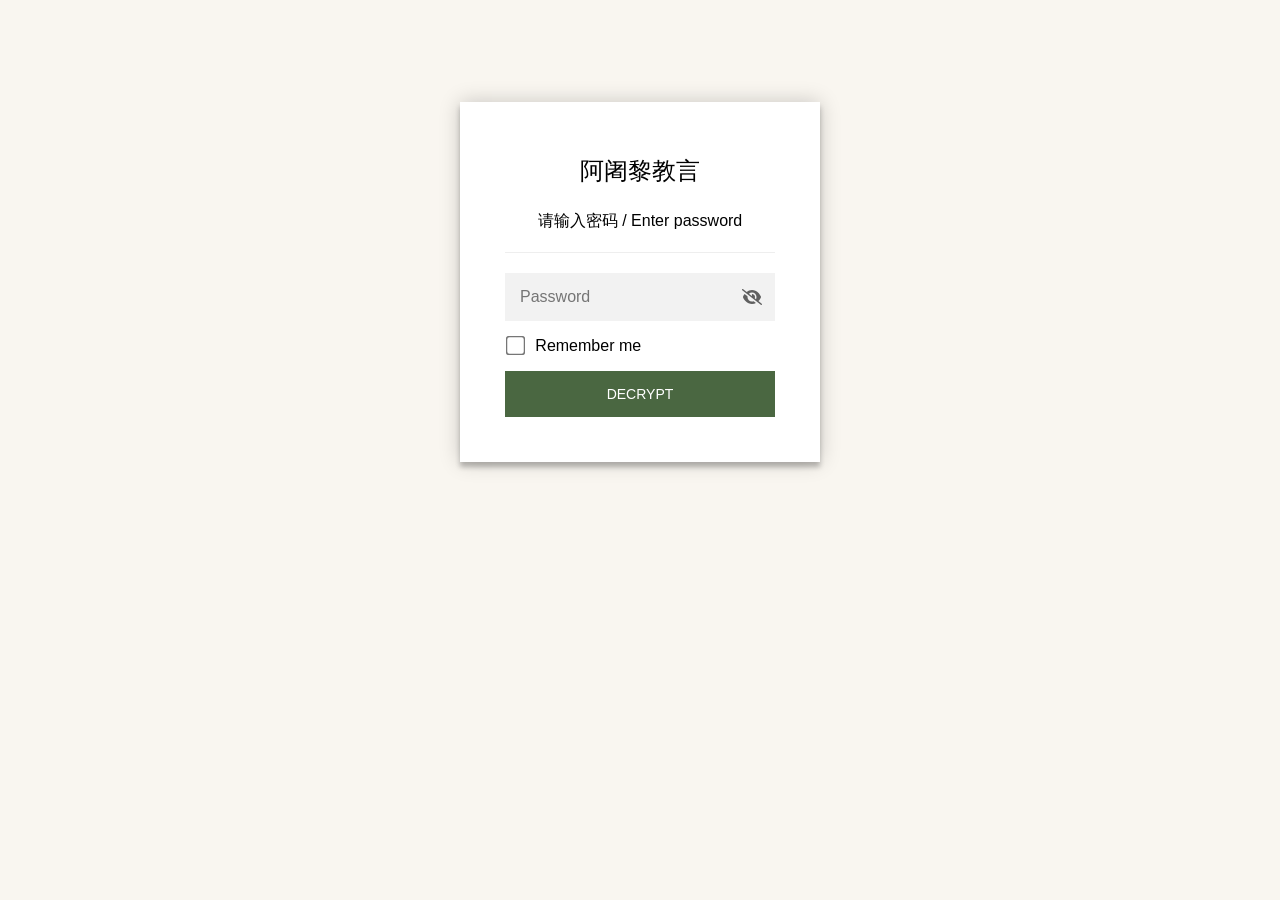
<file: index.html>
<!DOCTYPE html>
<html class="staticrypt-html">
    <head>
        <meta charset="utf-8" />
        <title>阿阇黎教言</title>
        <meta name="viewport" content="width=device-width, initial-scale=1" />

        <!-- do not cache this page -->
        <meta http-equiv="cache-control" content="max-age=0" />
        <meta http-equiv="cache-control" content="no-cache" />
        <meta http-equiv="expires" content="0" />
        <meta http-equiv="expires" content="Tue, 01 Jan 1980 1:00:00 GMT" />
        <meta http-equiv="pragma" content="no-cache" />

        <style>
            .staticrypt-hr {
                margin-top: 20px;
                margin-bottom: 20px;
                border: 0;
                border-top: 1px solid #eee;
            }

            .staticrypt-page {
                width: 360px;
                padding: 8% 0 0;
                margin: auto;
                box-sizing: border-box;
            }

            .staticrypt-form {
                position: relative;
                z-index: 1;
                background: #ffffff;
                max-width: 360px;
                margin: 0 auto 100px;
                padding: 45px;
                text-align: center;
                box-shadow: 0 0 20px 0 rgba(0, 0, 0, 0.2), 0 5px 5px 0 rgba(0, 0, 0, 0.24);
            }

            .staticrypt-form input[type="password"],
            input[type="text"] {
                background: inherit;
                border: 0;
                box-sizing: border-box; /* This ensures padding is included in the total width */
                font-size: 14px;
                outline: 0;
                padding: 15px 30px 15px 15px; /* Adjust the padding to ensure there is space for the icon */
                width: 100%;
            }

            .staticrypt-password-container {
                position: relative;
                outline: 0;
                background: #f2f2f2;
                width: 100%;
                border: 0;
                margin: 0 0 15px;
                box-sizing: border-box;
            }

            .staticrypt-toggle-password-visibility {
                cursor: pointer;
                height: 20px;
                opacity: 60%;
                padding: 13px;
                position: absolute;
                right: 0;
                top: 50%;
                transform: translateY(-50%);
                width: 20px;
            }

            .staticrypt-form .staticrypt-decrypt-button {
                text-transform: uppercase;
                outline: 0;
                background: #4a6741;
                width: 100%;
                border: 0;
                padding: 15px;
                color: #ffffff;
                font-size: 14px;
                cursor: pointer;
            }

            .staticrypt-form .staticrypt-decrypt-button:hover,
            .staticrypt-form .staticrypt-decrypt-button:active,
            .staticrypt-form .staticrypt-decrypt-button:focus {
                background: #4a6741;
                filter: brightness(92%);
            }

            .staticrypt-html {
                height: 100%;
            }

            .staticrypt-body {
                height: 100%;
                margin: 0;
            }

            .staticrypt-content {
                height: 100%;
                margin-bottom: 1em;
                background: #f9f6f0;
                font-family: "Arial", sans-serif;
                -webkit-font-smoothing: antialiased;
                -moz-osx-font-smoothing: grayscale;
            }

            .staticrypt-instructions {
                margin-top: -1em;
                margin-bottom: 1em;
            }

            .staticrypt-title {
                font-size: 1.5em;
            }

            label.staticrypt-remember {
                display: flex;
                align-items: center;
                margin-bottom: 1em;
            }

            .staticrypt-remember input[type="checkbox"] {
                transform: scale(1.5);
                margin-right: 1em;
            }

            .hidden {
                display: none !important;
            }

            .staticrypt-spinner-container {
                height: 100%;
                display: flex;
                align-items: center;
                justify-content: center;
            }

            .staticrypt-spinner {
                display: inline-block;
                width: 2rem;
                height: 2rem;
                vertical-align: text-bottom;
                border: 0.25em solid gray;
                border-right-color: transparent;
                border-radius: 50%;
                -webkit-animation: spinner-border 0.75s linear infinite;
                animation: spinner-border 0.75s linear infinite;
                animation-duration: 0.75s;
                animation-timing-function: linear;
                animation-delay: 0s;
                animation-iteration-count: infinite;
                animation-direction: normal;
                animation-fill-mode: none;
                animation-play-state: running;
                animation-name: spinner-border;
            }

            @keyframes spinner-border {
                100% {
                    transform: rotate(360deg);
                }
            }

            @media screen and (-webkit-min-device-pixel-ratio: 0) {
                .staticrypt-form input[type="password"],
                input[type="text"] {
                    font-size: 16px;
                }
            }
        </style>
    </head>

    <body class="staticrypt-body">
        <div id="staticrypt_loading" class="staticrypt-spinner-container">
            <div class="staticrypt-spinner"></div>
        </div>

        <div id="staticrypt_content" class="staticrypt-content hidden">
            <div class="staticrypt-page">
                <div class="staticrypt-form">
                    <div class="staticrypt-instructions">
                        <p class="staticrypt-title">阿阇黎教言</p>
                        <p>请输入密码 / Enter password</p>
                    </div>

                    <hr class="staticrypt-hr" />

                    <form id="staticrypt-form" action="#" method="post">
                        <div class="staticrypt-password-container">
                            <input
                                id="staticrypt-password"
                                type="password"
                                name="password"
                                placeholder="Password"
                                autofocus
                            />

                            <img
                                class="staticrypt-toggle-password-visibility"
                                alt="Show password"
                                title="Show password"
                                src="[data-uri]"
                            />
                        </div>

                        <label id="staticrypt-remember-label" class="staticrypt-remember hidden">
                            <input id="staticrypt-remember" type="checkbox" name="remember" />
                            Remember me
                        </label>

                        <input type="submit" class="staticrypt-decrypt-button" value="DECRYPT" />
                    </form>
                </div>
            </div>
        </div>

        <script>
            // these variables will be filled when generating the file - the template format is 'variable_name'
            const staticryptInitiator = ((function(){
  const exports = {};
  const cryptoEngine = ((function(){
  const exports = {};
  const { subtle } = crypto;

const IV_BITS = 16 * 8;
const HEX_BITS = 4;
const ENCRYPTION_ALGO = "AES-CBC";

/**
 * Translates between utf8 encoded hexadecimal strings
 * and Uint8Array bytes.
 */
const HexEncoder = {
    /**
     * hex string -> bytes
     * @param {string} hexString
     * @returns {Uint8Array}
     */
    parse: function (hexString) {
        if (hexString.length % 2 !== 0) throw "Invalid hexString";
        const arrayBuffer = new Uint8Array(hexString.length / 2);

        for (let i = 0; i < hexString.length; i += 2) {
            const byteValue = parseInt(hexString.substring(i, i + 2), 16);
            if (isNaN(byteValue)) {
                throw "Invalid hexString";
            }
            arrayBuffer[i / 2] = byteValue;
        }
        return arrayBuffer;
    },

    /**
     * bytes -> hex string
     * @param {Uint8Array} bytes
     * @returns {string}
     */
    stringify: function (bytes) {
        const hexBytes = [];

        for (let i = 0; i < bytes.length; ++i) {
            let byteString = bytes[i].toString(16);
            if (byteString.length < 2) {
                byteString = "0" + byteString;
            }
            hexBytes.push(byteString);
        }
        return hexBytes.join("");
    },
};

/**
 * Translates between utf8 strings and Uint8Array bytes.
 */
const UTF8Encoder = {
    parse: function (str) {
        return new TextEncoder().encode(str);
    },

    stringify: function (bytes) {
        return new TextDecoder().decode(bytes);
    },
};

/**
 * Salt and encrypt a msg with a password.
 */
async function encrypt(msg, hashedPassword) {
    // Must be 16 bytes, unpredictable, and preferably cryptographically random. However, it need not be secret.
    // https://developer.mozilla.org/en-US/docs/Web/API/SubtleCrypto/encrypt#parameters
    const iv = crypto.getRandomValues(new Uint8Array(IV_BITS / 8));

    const key = await subtle.importKey("raw", HexEncoder.parse(hashedPassword), ENCRYPTION_ALGO, false, ["encrypt"]);

    const encrypted = await subtle.encrypt(
        {
            name: ENCRYPTION_ALGO,
            iv: iv,
        },
        key,
        UTF8Encoder.parse(msg)
    );

    // iv will be 32 hex characters, we prepend it to the ciphertext for use in decryption
    return HexEncoder.stringify(iv) + HexEncoder.stringify(new Uint8Array(encrypted));
}
exports.encrypt = encrypt;

/**
 * Decrypt a salted msg using a password.
 *
 * @param {string} encryptedMsg
 * @param {string} hashedPassword
 * @returns {Promise<string>}
 */
async function decrypt(encryptedMsg, hashedPassword) {
    const ivLength = IV_BITS / HEX_BITS;
    const iv = HexEncoder.parse(encryptedMsg.substring(0, ivLength));
    const encrypted = encryptedMsg.substring(ivLength);

    const key = await subtle.importKey("raw", HexEncoder.parse(hashedPassword), ENCRYPTION_ALGO, false, ["decrypt"]);

    const outBuffer = await subtle.decrypt(
        {
            name: ENCRYPTION_ALGO,
            iv: iv,
        },
        key,
        HexEncoder.parse(encrypted)
    );

    return UTF8Encoder.stringify(new Uint8Array(outBuffer));
}
exports.decrypt = decrypt;

/**
 * Salt and hash the password so it can be stored in localStorage without opening a password reuse vulnerability.
 *
 * @param {string} password
 * @param {string} salt
 * @returns {Promise<string>}
 */
async function hashPassword(password, salt) {
    // we hash the password in multiple steps, each adding more iterations. This is because we used to allow less
    // iterations, so for backward compatibility reasons, we need to support going from that to more iterations.
    let hashedPassword = await hashLegacyRound(password, salt);

    hashedPassword = await hashSecondRound(hashedPassword, salt);

    return hashThirdRound(hashedPassword, salt);
}
exports.hashPassword = hashPassword;

/**
 * This hashes the password with 1k iterations. This is a low number, we need this function to support backwards
 * compatibility.
 *
 * @param {string} password
 * @param {string} salt
 * @returns {Promise<string>}
 */
function hashLegacyRound(password, salt) {
    return pbkdf2(password, salt, 1000, "SHA-1");
}
exports.hashLegacyRound = hashLegacyRound;

/**
 * Add a second round of iterations. This is because we used to use 1k, so for backwards compatibility with
 * remember-me/autodecrypt links, we need to support going from that to more iterations.
 *
 * @param hashedPassword
 * @param salt
 * @returns {Promise<string>}
 */
function hashSecondRound(hashedPassword, salt) {
    return pbkdf2(hashedPassword, salt, 14000, "SHA-256");
}
exports.hashSecondRound = hashSecondRound;

/**
 * Add a third round of iterations to bring total number to 600k. This is because we used to use 1k, then 15k, so for
 * backwards compatibility with remember-me/autodecrypt links, we need to support going from that to more iterations.
 *
 * @param hashedPassword
 * @param salt
 * @returns {Promise<string>}
 */
function hashThirdRound(hashedPassword, salt) {
    return pbkdf2(hashedPassword, salt, 585000, "SHA-256");
}
exports.hashThirdRound = hashThirdRound;

/**
 * Salt and hash the password so it can be stored in localStorage without opening a password reuse vulnerability.
 *
 * @param {string} password
 * @param {string} salt
 * @param {int} iterations
 * @param {string} hashAlgorithm
 * @returns {Promise<string>}
 */
async function pbkdf2(password, salt, iterations, hashAlgorithm) {
    const key = await subtle.importKey("raw", UTF8Encoder.parse(password), "PBKDF2", false, ["deriveBits"]);

    const keyBytes = await subtle.deriveBits(
        {
            name: "PBKDF2",
            hash: hashAlgorithm,
            iterations,
            salt: UTF8Encoder.parse(salt),
        },
        key,
        256
    );

    return HexEncoder.stringify(new Uint8Array(keyBytes));
}

function generateRandomSalt() {
    const bytes = crypto.getRandomValues(new Uint8Array(128 / 8));

    return HexEncoder.stringify(new Uint8Array(bytes));
}
exports.generateRandomSalt = generateRandomSalt;

async function signMessage(hashedPassword, message) {
    const key = await subtle.importKey(
        "raw",
        HexEncoder.parse(hashedPassword),
        {
            name: "HMAC",
            hash: "SHA-256",
        },
        false,
        ["sign"]
    );
    const signature = await subtle.sign("HMAC", key, UTF8Encoder.parse(message));

    return HexEncoder.stringify(new Uint8Array(signature));
}
exports.signMessage = signMessage;

function getRandomAlphanum() {
    const possibleCharacters = "abcdefghijklmnopqrstuvwxyzABCDEFGHIJKLMNOPQRSTUVWXYZ0123456789";

    let byteArray;
    let parsedInt;

    // Keep generating new random bytes until we get a value that falls
    // within a range that can be evenly divided by possibleCharacters.length
    do {
        byteArray = crypto.getRandomValues(new Uint8Array(1));
        // extract the lowest byte to get an int from 0 to 255 (probably unnecessary, since we're only generating 1 byte)
        parsedInt = byteArray[0] & 0xff;
    } while (parsedInt >= 256 - (256 % possibleCharacters.length));

    // Take the modulo of the parsed integer to get a random number between 0 and totalLength - 1
    const randomIndex = parsedInt % possibleCharacters.length;

    return possibleCharacters[randomIndex];
}

/**
 * Generate a random string of a given length.
 *
 * @param {int} length
 * @returns {string}
 */
function generateRandomString(length) {
    let randomString = "";

    for (let i = 0; i < length; i++) {
        randomString += getRandomAlphanum();
    }

    return randomString;
}
exports.generateRandomString = generateRandomString;

  return exports;
})());
const codec = ((function(){
  const exports = {};
  /**
 * Initialize the codec with the provided cryptoEngine - this return functions to encode and decode messages.
 *
 * @param cryptoEngine - the engine to use for encryption / decryption
 */
function init(cryptoEngine) {
    const exports = {};

    /**
     * Top-level function for encoding a message.
     * Includes password hashing, encryption, and signing.
     *
     * @param {string} msg
     * @param {string} password
     * @param {string} salt
     *
     * @returns {string} The encoded text
     */
    async function encode(msg, password, salt) {
        const hashedPassword = await cryptoEngine.hashPassword(password, salt);

        const encrypted = await cryptoEngine.encrypt(msg, hashedPassword);

        // we use the hashed password in the HMAC because this is effectively what will be used a password (so we can store
        // it in localStorage safely, we don't use the clear text password)
        const hmac = await cryptoEngine.signMessage(hashedPassword, encrypted);

        return hmac + encrypted;
    }
    exports.encode = encode;

    /**
     * Encode using a password that has already been hashed. This is useful to encode multiple messages in a row, that way
     * we don't need to hash the password multiple times.
     *
     * @param {string} msg
     * @param {string} hashedPassword
     *
     * @returns {string} The encoded text
     */
    async function encodeWithHashedPassword(msg, hashedPassword) {
        const encrypted = await cryptoEngine.encrypt(msg, hashedPassword);

        // we use the hashed password in the HMAC because this is effectively what will be used a password (so we can store
        // it in localStorage safely, we don't use the clear text password)
        const hmac = await cryptoEngine.signMessage(hashedPassword, encrypted);

        return hmac + encrypted;
    }
    exports.encodeWithHashedPassword = encodeWithHashedPassword;

    /**
     * Top-level function for decoding a message.
     * Includes signature check and decryption.
     *
     * @param {string} signedMsg
     * @param {string} hashedPassword
     * @param {string} salt
     * @param {int} backwardCompatibleAttempt
     * @param {string} originalPassword
     *
     * @returns {Object} {success: true, decoded: string} | {success: false, message: string}
     */
    async function decode(signedMsg, hashedPassword, salt, backwardCompatibleAttempt = 0, originalPassword = "") {
        const encryptedHMAC = signedMsg.substring(0, 64);
        const encryptedMsg = signedMsg.substring(64);
        const decryptedHMAC = await cryptoEngine.signMessage(hashedPassword, encryptedMsg);

        if (decryptedHMAC !== encryptedHMAC) {
            // we have been raising the number of iterations in the hashing algorithm multiple times, so to support the old
            // remember-me/autodecrypt links we need to try bringing the old hashes up to speed.
            originalPassword = originalPassword || hashedPassword;
            if (backwardCompatibleAttempt === 0) {
                const updatedHashedPassword = await cryptoEngine.hashThirdRound(originalPassword, salt);

                return decode(signedMsg, updatedHashedPassword, salt, backwardCompatibleAttempt + 1, originalPassword);
            }
            if (backwardCompatibleAttempt === 1) {
                let updatedHashedPassword = await cryptoEngine.hashSecondRound(originalPassword, salt);
                updatedHashedPassword = await cryptoEngine.hashThirdRound(updatedHashedPassword, salt);

                return decode(signedMsg, updatedHashedPassword, salt, backwardCompatibleAttempt + 1, originalPassword);
            }

            return { success: false, message: "Signature mismatch" };
        }

        return {
            success: true,
            decoded: await cryptoEngine.decrypt(encryptedMsg, hashedPassword),
        };
    }
    exports.decode = decode;

    return exports;
}
exports.init = init;

  return exports;
})());
const decode = codec.init(cryptoEngine).decode;

/**
 * Initialize the staticrypt module, that exposes functions callbable by the password_template.
 *
 * @param {{
 *  staticryptEncryptedMsgUniqueVariableName: string,
 *  isRememberEnabled: boolean,
 *  rememberDurationInDays: number,
 *  staticryptSaltUniqueVariableName: string,
 * }} staticryptConfig - object of data that is stored on the password_template at encryption time.
 *
 * @param {{
 *  rememberExpirationKey: string,
 *  rememberPassphraseKey: string,
 *  replaceHtmlCallback: function,
 *  clearLocalStorageCallback: function,
 * }} templateConfig - object of data that can be configured by a custom password_template.
 */
function init(staticryptConfig, templateConfig) {
    const exports = {};

    /**
     * Decrypt our encrypted page, replace the whole HTML.
     *
     * @param {string} hashedPassword
     * @returns {Promise<boolean>}
     */
    async function decryptAndReplaceHtml(hashedPassword) {
        const { staticryptEncryptedMsgUniqueVariableName, staticryptSaltUniqueVariableName } = staticryptConfig;
        const { replaceHtmlCallback } = templateConfig;

        const result = await decode(
            staticryptEncryptedMsgUniqueVariableName,
            hashedPassword,
            staticryptSaltUniqueVariableName
        );
        if (!result.success) {
            return false;
        }
        const plainHTML = result.decoded;

        // if the user configured a callback call it, otherwise just replace the whole HTML
        if (typeof replaceHtmlCallback === "function") {
            replaceHtmlCallback(plainHTML);
        } else {
            document.write(plainHTML);
            document.close();
        }

        return true;
    }

    /**
     * Attempt to decrypt the page and replace the whole HTML.
     *
     * @param {string} password
     * @param {boolean} isRememberChecked
     *
     * @returns {Promise<{isSuccessful: boolean, hashedPassword?: string}>} - we return an object, so that if we want to
     *   expose more information in the future we can do it without breaking the password_template
     */
    async function handleDecryptionOfPage(password, isRememberChecked) {
        const { staticryptSaltUniqueVariableName } = staticryptConfig;

        // decrypt and replace the whole page
        const hashedPassword = await cryptoEngine.hashPassword(password, staticryptSaltUniqueVariableName);
        return handleDecryptionOfPageFromHash(hashedPassword, isRememberChecked);
    }
    exports.handleDecryptionOfPage = handleDecryptionOfPage;

    async function handleDecryptionOfPageFromHash(hashedPassword, isRememberChecked) {
        const { isRememberEnabled, rememberDurationInDays } = staticryptConfig;
        const { rememberExpirationKey, rememberPassphraseKey } = templateConfig;

        const isDecryptionSuccessful = await decryptAndReplaceHtml(hashedPassword);

        if (!isDecryptionSuccessful) {
            return {
                isSuccessful: false,
                hashedPassword,
            };
        }

        // remember the hashedPassword and set its expiration if necessary
        if (isRememberEnabled && isRememberChecked) {
            window.localStorage.setItem(rememberPassphraseKey, hashedPassword);

            // set the expiration if the duration isn't 0 (meaning no expiration)
            if (rememberDurationInDays > 0) {
                window.localStorage.setItem(
                    rememberExpirationKey,
                    (new Date().getTime() + rememberDurationInDays * 24 * 60 * 60 * 1000).toString()
                );
            }
        }

        return {
            isSuccessful: true,
            hashedPassword,
        };
    }
    exports.handleDecryptionOfPageFromHash = handleDecryptionOfPageFromHash;

    /**
     * Clear localstorage from staticrypt related values
     */
    function clearLocalStorage() {
        const { clearLocalStorageCallback, rememberExpirationKey, rememberPassphraseKey } = templateConfig;

        if (typeof clearLocalStorageCallback === "function") {
            clearLocalStorageCallback();
        } else {
            localStorage.removeItem(rememberPassphraseKey);
            localStorage.removeItem(rememberExpirationKey);
        }
    }

    async function handleDecryptOnLoad() {
        let isSuccessful = await decryptOnLoadFromUrl();

        if (!isSuccessful) {
            isSuccessful = await decryptOnLoadFromRememberMe();
        }

        return { isSuccessful };
    }
    exports.handleDecryptOnLoad = handleDecryptOnLoad;

    /**
     * Clear storage if we are logging out
     *
     * @returns {boolean} - whether we logged out
     */
    function logoutIfNeeded() {
        const logoutKey = "staticrypt_logout";

        // handle logout through query param
        const queryParams = new URLSearchParams(window.location.search);
        if (queryParams.has(logoutKey)) {
            clearLocalStorage();
            return true;
        }

        // handle logout through URL fragment
        const hash = window.location.hash.substring(1);
        if (hash.includes(logoutKey)) {
            clearLocalStorage();
            return true;
        }

        return false;
    }

    /**
     * To be called on load: check if we want to try to decrypt and replace the HTML with the decrypted content, and
     * try to do it if needed.
     *
     * @returns {Promise<boolean>} true if we derypted and replaced the whole page, false otherwise
     */
    async function decryptOnLoadFromRememberMe() {
        const { rememberDurationInDays } = staticryptConfig;
        const { rememberExpirationKey, rememberPassphraseKey } = templateConfig;

        // if we are login out, terminate
        if (logoutIfNeeded()) {
            return false;
        }

        // if there is expiration configured, check if we're not beyond the expiration
        if (rememberDurationInDays && rememberDurationInDays > 0) {
            const expiration = localStorage.getItem(rememberExpirationKey),
                isExpired = expiration && new Date().getTime() > parseInt(expiration);

            if (isExpired) {
                clearLocalStorage();
                return false;
            }
        }

        const hashedPassword = localStorage.getItem(rememberPassphraseKey);

        if (hashedPassword) {
            // try to decrypt
            const isDecryptionSuccessful = await decryptAndReplaceHtml(hashedPassword);

            // if the decryption is unsuccessful the password might be wrong - silently clear the saved data and let
            // the user fill the password form again
            if (!isDecryptionSuccessful) {
                clearLocalStorage();
                return false;
            }

            return true;
        }

        return false;
    }

    async function decryptOnLoadFromUrl() {
        const passwordKey = "staticrypt_pwd";
        const rememberMeKey = "remember_me";

        // try to get the password from the query param (for backward compatibility - we now want to avoid this method,
        // since it sends the hashed password to the server which isn't needed)
        const queryParams = new URLSearchParams(window.location.search);
        const hashedPasswordQuery = queryParams.get(passwordKey);
        const rememberMeQuery = queryParams.get(rememberMeKey);

        const urlFragment = window.location.hash.substring(1);
        // get the password from the url fragment
        const hashedPasswordRegexMatch = urlFragment.match(new RegExp(passwordKey + "=([^&]*)"));
        const hashedPasswordFragment = hashedPasswordRegexMatch ? hashedPasswordRegexMatch[1] : null;
        const rememberMeFragment = urlFragment.includes(rememberMeKey);

        const hashedPassword = hashedPasswordFragment || hashedPasswordQuery;
        const rememberMe = rememberMeFragment || rememberMeQuery;

        if (hashedPassword) {
            return handleDecryptionOfPageFromHash(hashedPassword, rememberMe);
        }

        return false;
    }

    return exports;
}
exports.init = init;

  return exports;
})());
            const templateError = "Bad password!",
                templateToggleAltShow = "Show password",
                templateToggleAltHide = "Hide password",
                isRememberEnabled = true,
                staticryptConfig = {"staticryptEncryptedMsgUniqueVariableName":"[base64]","isRememberEnabled":true,"rememberDurationInDays":7,"staticryptSaltUniqueVariableName":"ef9fc247a3952bab465a8319b6d3af44"};

            // you can edit these values to customize some of the behavior of StatiCrypt
            const templateConfig = {
                rememberExpirationKey: "staticrypt_expiration",
                rememberPassphraseKey: "staticrypt_passphrase",
                replaceHtmlCallback: null,
                clearLocalStorageCallback: null,
            };

            // init the staticrypt engine
            const staticrypt = staticryptInitiator.init(staticryptConfig, templateConfig);

            // try to automatically decrypt on load if there is a saved password
            window.onload = async function () {
                const { isSuccessful } = await staticrypt.handleDecryptOnLoad();

                // if we didn't decrypt anything on load, show the password prompt. Otherwise the content has already been
                // replaced, no need to do anything
                if (!isSuccessful) {
                    // hide loading screen
                    document.getElementById("staticrypt_loading").classList.add("hidden");
                    document.getElementById("staticrypt_content").classList.remove("hidden");
                    document.getElementById("staticrypt-password").focus();

                    // show the remember me checkbox
                    if (isRememberEnabled) {
                        document.getElementById("staticrypt-remember-label").classList.remove("hidden");
                    }
                }
            };

            // toggle password visibility
            const toggleIcon = document.querySelector(".staticrypt-toggle-password-visibility");
            // these two icons are coming from FontAwesome
            const imgSrcEyeClosed =
                "[data-uri]";
            const imgSrcEyeOpened =
                "[data-uri]";
            toggleIcon.addEventListener("click", function () {
                const passwordInput = document.getElementById("staticrypt-password");
                if (passwordInput.type === "password") {
                    passwordInput.type = "text";
                    toggleIcon.src = imgSrcEyeOpened;
                    toggleIcon.alt = templateToggleAltHide;
                    toggleIcon.title = templateToggleAltHide;
                } else {
                    passwordInput.type = "password";
                    toggleIcon.src = imgSrcEyeClosed;
                    toggleIcon.alt = templateToggleAltShow;
                    toggleIcon.title = templateToggleAltShow;
                }
            });

            // handle password form submission
            document.getElementById("staticrypt-form").addEventListener("submit", async function (e) {
                e.preventDefault();

                const password = document.getElementById("staticrypt-password").value,
                    isRememberChecked = document.getElementById("staticrypt-remember").checked;

                const { isSuccessful } = await staticrypt.handleDecryptionOfPage(password, isRememberChecked);

                if (!isSuccessful) {
                    alert(templateError);
                }
            });
        </script>
    </body>
</html>
</file>
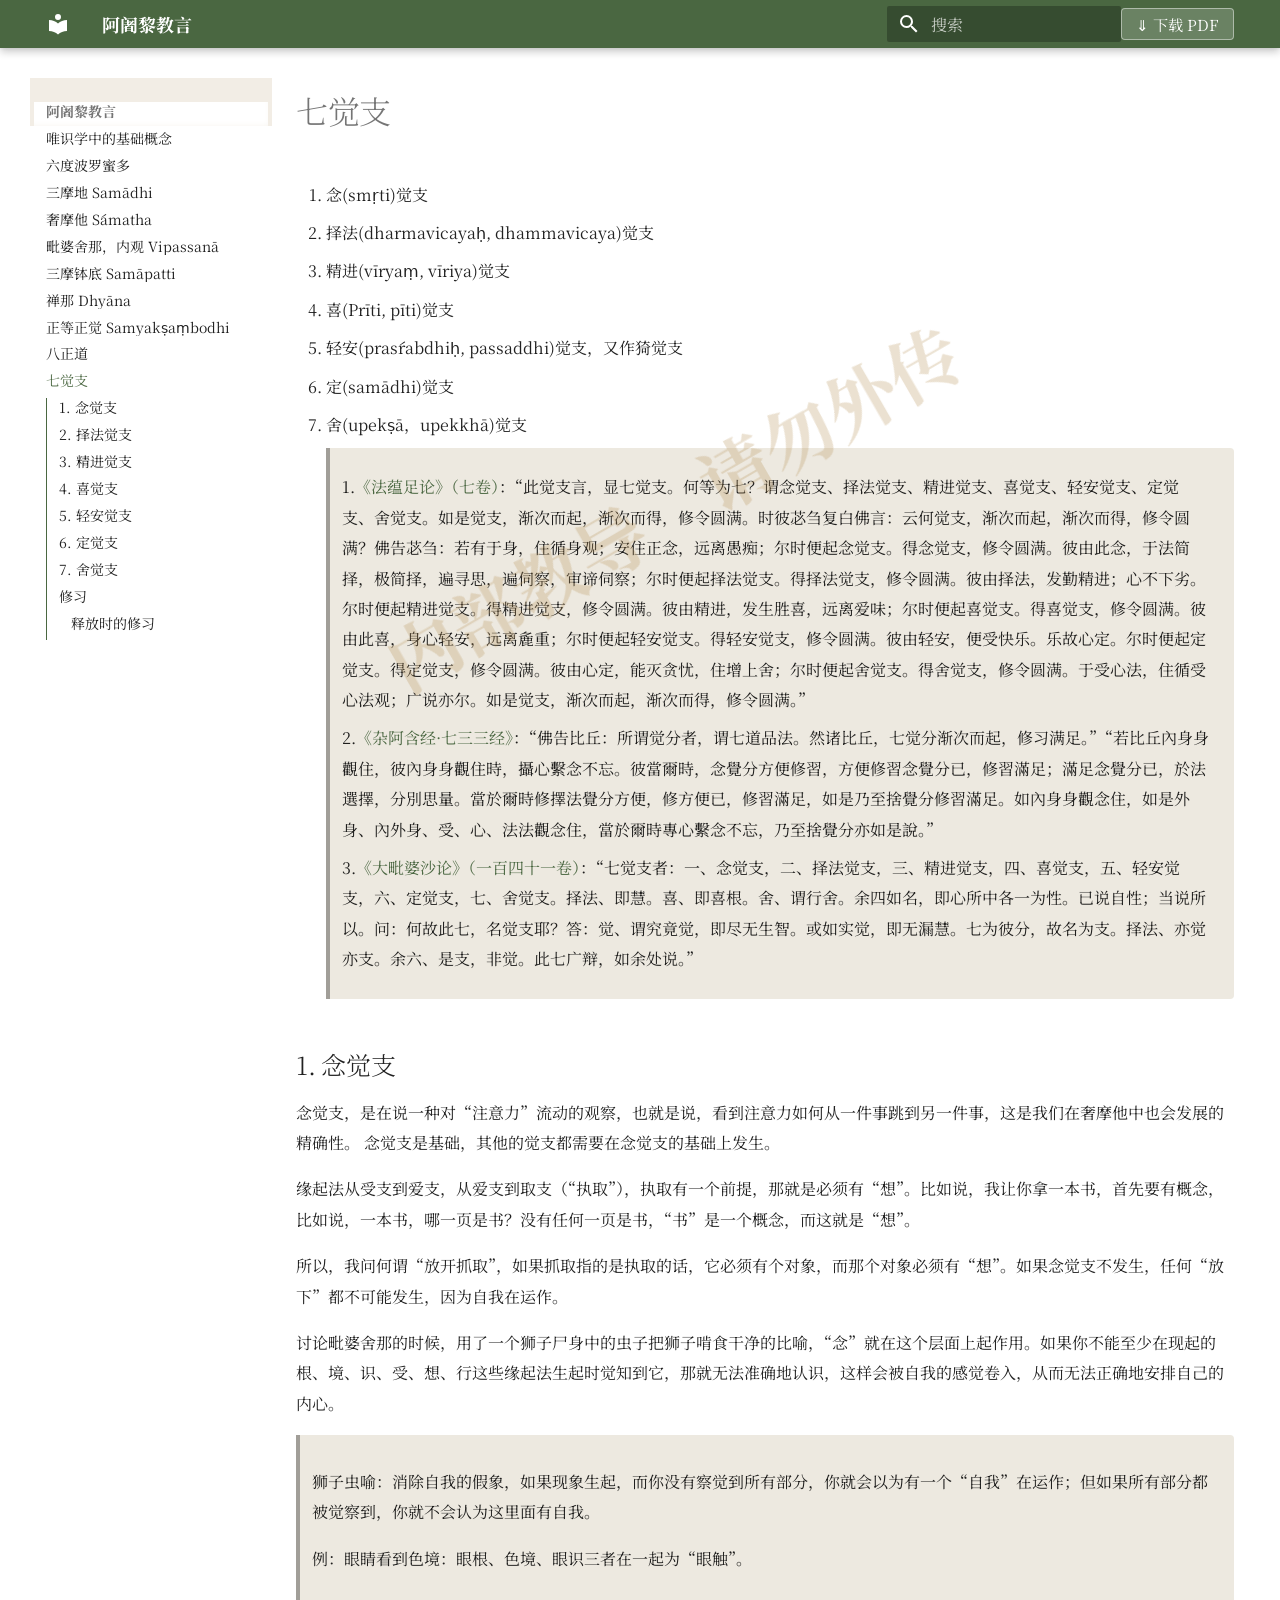
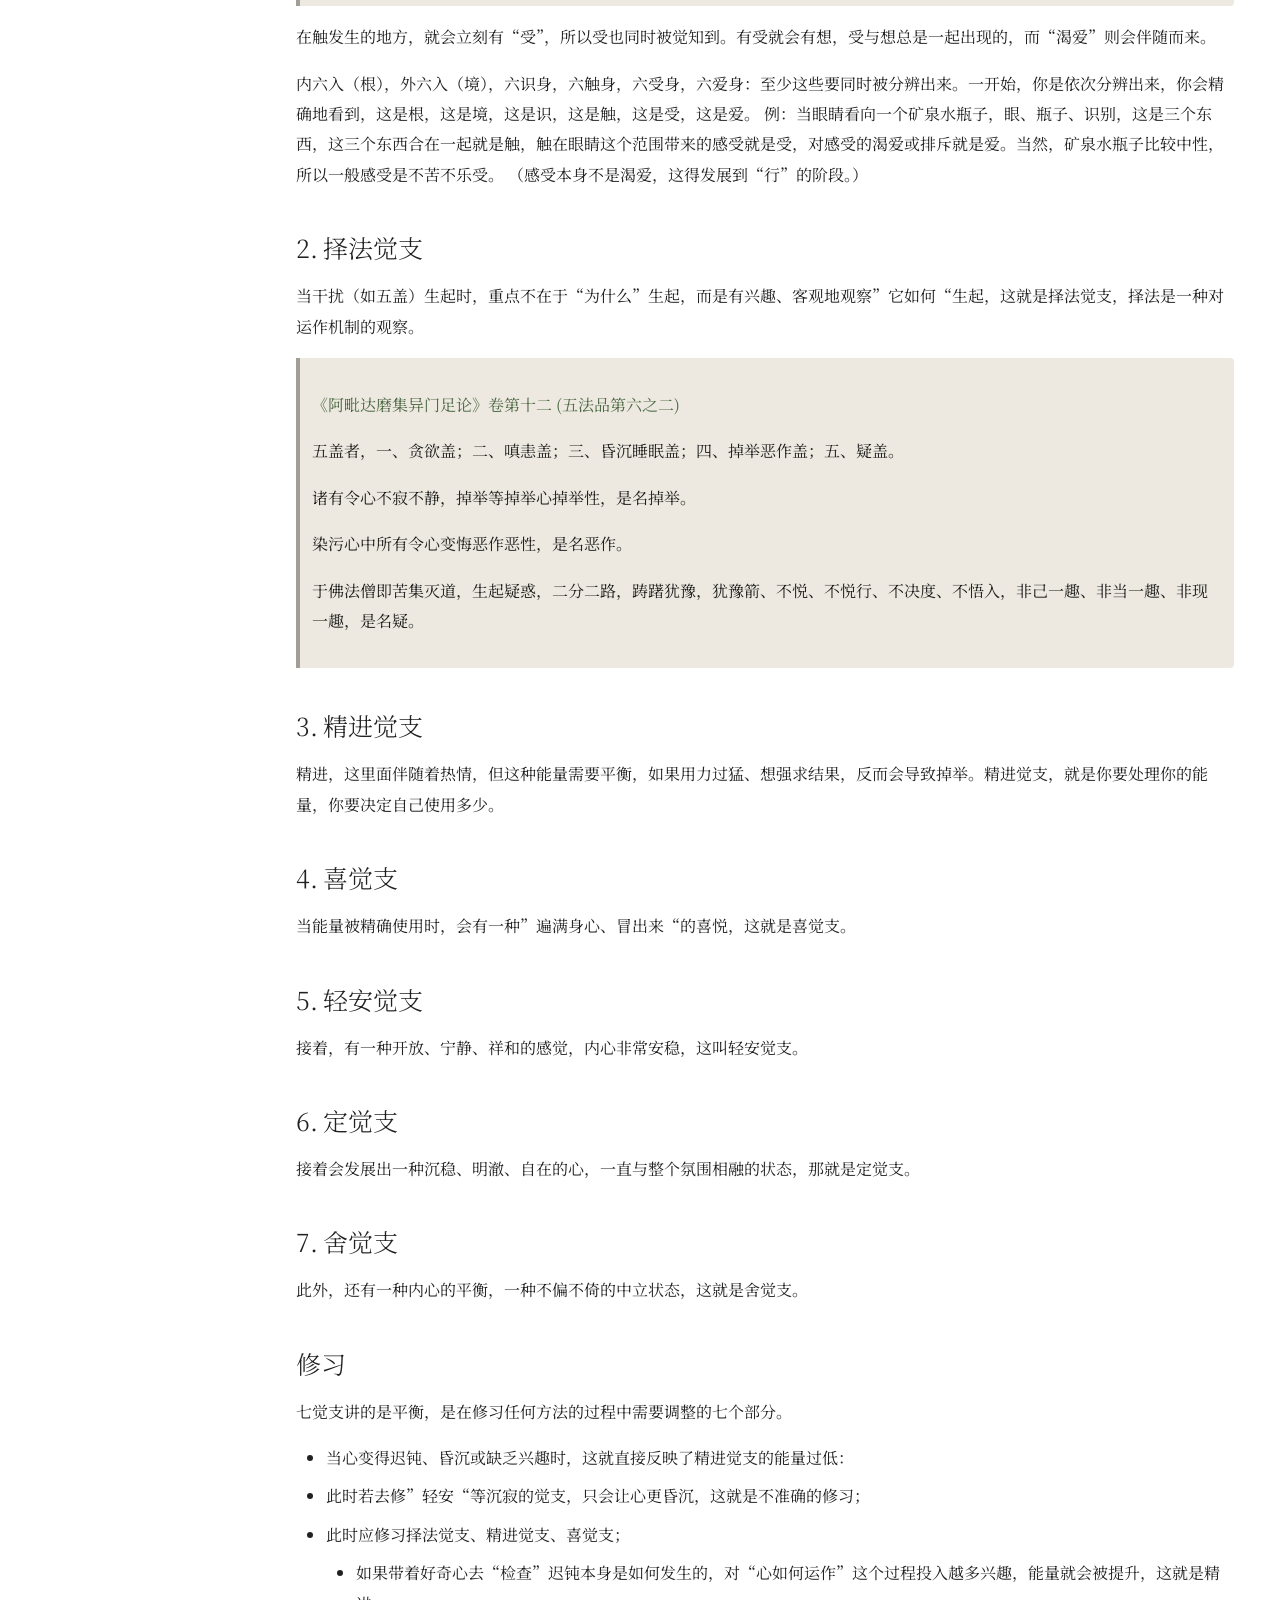
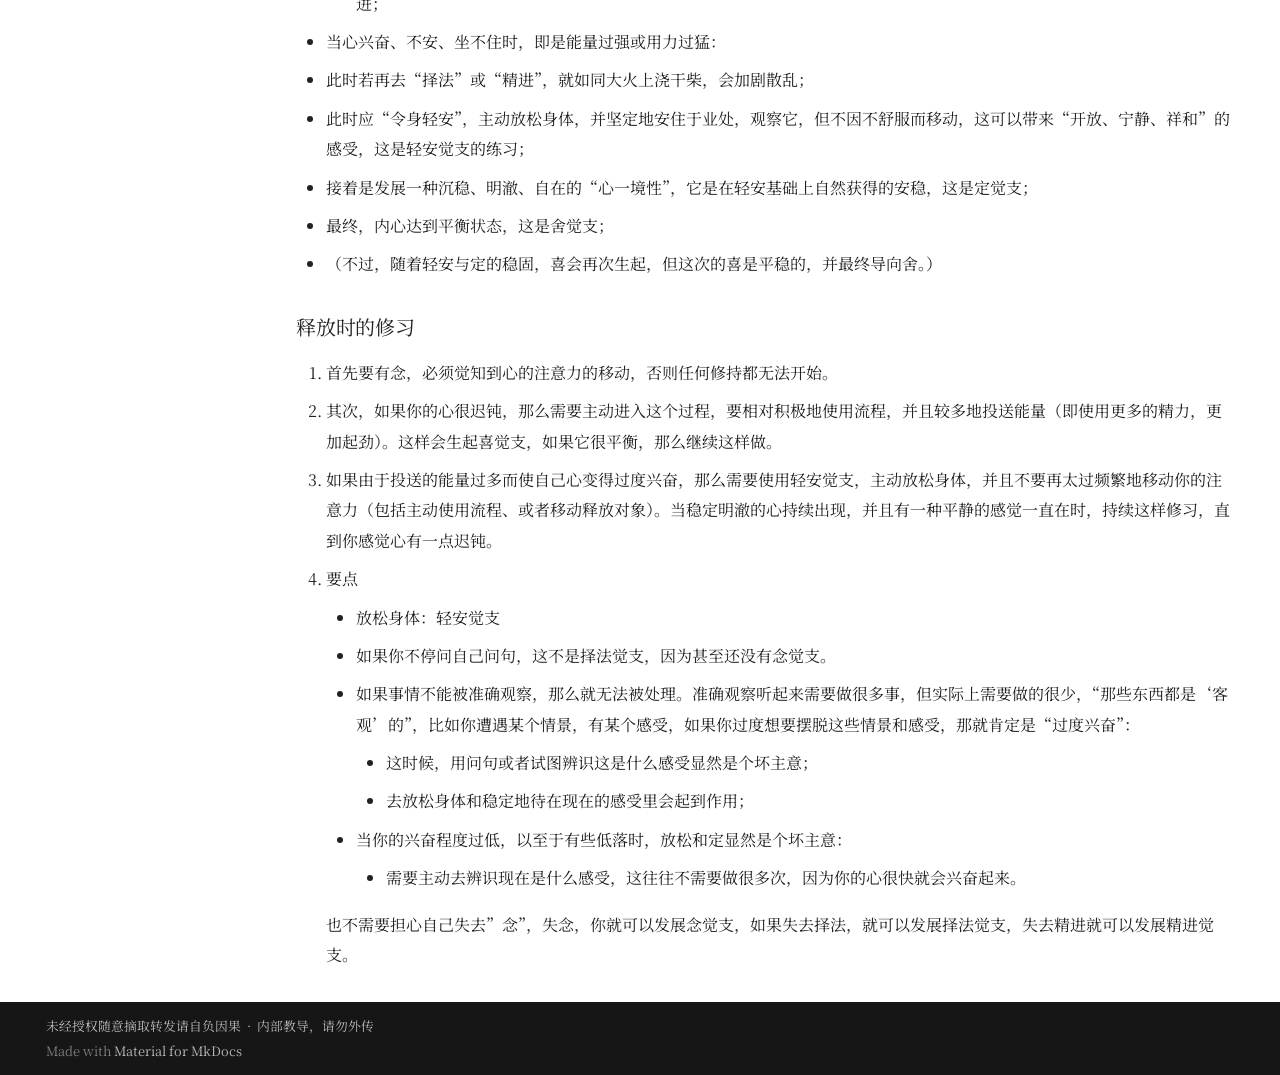
<file: 七觉支/index.html>
<!doctype html>
<html lang="zh" class="no-js">
  <head>
    
      <meta charset="utf-8">
      <meta name="viewport" content="width=device-width,initial-scale=1">
      
      
      
        <link rel="canonical" href="https://acarya-vani.github.io/%E4%B8%83%E8%A7%89%E6%94%AF/">
      
      
        <link rel="prev" href="../%E5%85%AB%E6%AD%A3%E9%81%93/">
      
      
      
        
      
      
      <link rel="icon" href="../assets/images/favicon.png">
      <meta name="generator" content="mkdocs-1.6.1, mkdocs-material-9.8.0">
    
    
      
        <title>七觉支 - 阿阇黎教言</title>
      
    
    
      <link rel="stylesheet" href="../assets/stylesheets/main.57a0d79d.min.css">
      
        
        <link rel="stylesheet" href="../assets/stylesheets/palette.fb2fffe2.min.css">
      
      


    
    
      
    
    
      
        
        
        <link rel="preconnect" href="https://fonts.gstatic.com" crossorigin>
        <link rel="stylesheet" href="https://fonts.googleapis.com/css?family=Noto+Serif+SC:300,300i,400,400i,700,700i%7CNoto+Sans+Mono:400,400i,700,700i&display=fallback">
        <style>:root{--md-text-font:"Noto Serif SC";--md-code-font:"Noto Sans Mono"}</style>
      
    
    
      <link rel="stylesheet" href="../assets/custom.css">
    
    <script>__md_scope=new URL("..",location),__md_hash=e=>[...e].reduce(((e,_)=>(e<<5)-e+_.charCodeAt(0)),0),__md_get=(e,_=localStorage,t=__md_scope)=>JSON.parse(_.getItem(t.pathname+"."+e)),__md_set=(e,_,t=localStorage,a=__md_scope)=>{try{t.setItem(a.pathname+"."+e,JSON.stringify(_))}catch(e){}}</script>
    
      

    
    
  </head>
  
  
    
    
    
    
    
    <body dir="ltr" data-md-color-scheme="default" data-md-color-primary="custom" data-md-color-accent="custom">
  
    
    <input class="md-toggle" data-md-toggle="drawer" type="checkbox" id="__drawer" autocomplete="off">
    <input class="md-toggle" data-md-toggle="search" type="checkbox" id="__search" autocomplete="off">
    <label class="md-overlay" for="__drawer"></label>
    <div data-md-component="skip">
      
        
        <a href="#_1" class="md-skip">
          跳转至
        </a>
      
    </div>
    <div data-md-component="announce">
      
    </div>
    
    
      

  

<header class="md-header md-header--shadow" data-md-component="header">
  <nav class="md-header__inner md-grid" aria-label="页眉">
    <a href=".." title="阿阇黎教言" class="md-header__button md-logo" aria-label="阿阇黎教言" data-md-component="logo">
      
  
  <svg xmlns="http://www.w3.org/2000/svg" viewBox="0 0 24 24"><path d="M12 8a3 3 0 0 0 3-3 3 3 0 0 0-3-3 3 3 0 0 0-3 3 3 3 0 0 0 3 3m0 3.54C9.64 9.35 6.5 8 3 8v11c3.5 0 6.64 1.35 9 3.54 2.36-2.19 5.5-3.54 9-3.54V8c-3.5 0-6.64 1.35-9 3.54"/></svg>

    </a>
    <label class="md-header__button md-icon" for="__drawer">
      
      <svg xmlns="http://www.w3.org/2000/svg" viewBox="0 0 24 24"><path d="M3 6h18v2H3zm0 5h18v2H3zm0 5h18v2H3z"/></svg>
    </label>
    <div class="md-header__title" data-md-component="header-title">
      <div class="md-header__ellipsis">
        <div class="md-header__topic">
          <span class="md-ellipsis">
            阿阇黎教言
          </span>
        </div>
        <div class="md-header__topic" data-md-component="header-topic">
          <span class="md-ellipsis">
            
              七觉支
            
          </span>
        </div>
      </div>
    </div>
    
      
    
    
    
    
      
      
        <label class="md-header__button md-icon" for="__search">
          
          <svg xmlns="http://www.w3.org/2000/svg" viewBox="0 0 24 24"><path d="M9.5 3A6.5 6.5 0 0 1 16 9.5c0 1.61-.59 3.09-1.56 4.23l.27.27h.79l5 5-1.5 1.5-5-5v-.79l-.27-.27A6.52 6.52 0 0 1 9.5 16 6.5 6.5 0 0 1 3 9.5 6.5 6.5 0 0 1 9.5 3m0 2C7 5 5 7 5 9.5S7 14 9.5 14 14 12 14 9.5 12 5 9.5 5"/></svg>
        </label>
        <div class="md-search" data-md-component="search" role="dialog">
  <label class="md-search__overlay" for="__search"></label>
  <div class="md-search__inner" role="search">
    <form class="md-search__form" name="search">
      <input type="text" class="md-search__input" name="query" aria-label="搜索" placeholder="搜索" autocapitalize="off" autocorrect="off" autocomplete="off" spellcheck="false" data-md-component="search-query" required>
      <label class="md-search__icon md-icon" for="__search">
        
        <svg xmlns="http://www.w3.org/2000/svg" viewBox="0 0 24 24"><path d="M9.5 3A6.5 6.5 0 0 1 16 9.5c0 1.61-.59 3.09-1.56 4.23l.27.27h.79l5 5-1.5 1.5-5-5v-.79l-.27-.27A6.52 6.52 0 0 1 9.5 16 6.5 6.5 0 0 1 3 9.5 6.5 6.5 0 0 1 9.5 3m0 2C7 5 5 7 5 9.5S7 14 9.5 14 14 12 14 9.5 12 5 9.5 5"/></svg>
        
        <svg xmlns="http://www.w3.org/2000/svg" viewBox="0 0 24 24"><path d="M20 11v2H8l5.5 5.5-1.42 1.42L4.16 12l7.92-7.92L13.5 5.5 8 11z"/></svg>
      </label>
      <nav class="md-search__options" aria-label="查找">
        
        <button type="reset" class="md-search__icon md-icon" title="清空当前内容" aria-label="清空当前内容" tabindex="-1">
          
          <svg xmlns="http://www.w3.org/2000/svg" viewBox="0 0 24 24"><path d="M19 6.41 17.59 5 12 10.59 6.41 5 5 6.41 10.59 12 5 17.59 6.41 19 12 13.41 17.59 19 19 17.59 13.41 12z"/></svg>
        </button>
      </nav>
      
        <div class="md-search__suggest" data-md-component="search-suggest"></div>
      
    </form>
    <div class="md-search__output">
      <div class="md-search__scrollwrap" tabindex="0" data-md-scrollfix>
        <div class="md-search-result" data-md-component="search-result">
          <div class="md-search-result__meta">
            正在初始化搜索引擎
          </div>
          <ol class="md-search-result__list" role="presentation"></ol>
        </div>
      </div>
    </div>
  </div>
</div>
      
    
    
  </nav>
  
</header>
    
    <div class="md-container" data-md-component="container">
      
      
        
          
        
      
      <main class="md-main" data-md-component="main">
        <div class="md-main__inner md-grid">
          
            
              
              <div class="md-sidebar md-sidebar--primary" data-md-component="sidebar" data-md-type="navigation" >
                <div class="md-sidebar__scrollwrap">
                  <div class="md-sidebar__inner">
                    



  

<nav class="md-nav md-nav--primary md-nav--integrated" aria-label="导航栏" data-md-level="0">
  <label class="md-nav__title" for="__drawer">
    <a href=".." title="阿阇黎教言" class="md-nav__button md-logo" aria-label="阿阇黎教言" data-md-component="logo">
      
  
  <svg xmlns="http://www.w3.org/2000/svg" viewBox="0 0 24 24"><path d="M12 8a3 3 0 0 0 3-3 3 3 0 0 0-3-3 3 3 0 0 0-3 3 3 3 0 0 0 3 3m0 3.54C9.64 9.35 6.5 8 3 8v11c3.5 0 6.64 1.35 9 3.54 2.36-2.19 5.5-3.54 9-3.54V8c-3.5 0-6.64 1.35-9 3.54"/></svg>

    </a>
    阿阇黎教言
  </label>
  
  <ul class="md-nav__list" data-md-scrollfix>
    
      
      
  
  
  
  
    <li class="md-nav__item">
      <a href="../%E5%94%AF%E8%AF%86%E5%AD%A6%E4%B8%AD%E7%9A%84%E5%9F%BA%E7%A1%80%E6%A6%82%E5%BF%B5/" class="md-nav__link">
        
  
  
  <span class="md-ellipsis">
    
  
    唯识学中的基础概念
  

    
  </span>
  
  

      </a>
    </li>
  

    
      
      
  
  
  
  
    <li class="md-nav__item">
      <a href="../%E5%85%AD%E5%BA%A6%E6%B3%A2%E7%BD%97%E8%9C%9C%E5%A4%9A/" class="md-nav__link">
        
  
  
  <span class="md-ellipsis">
    
  
    六度波罗蜜多
  

    
  </span>
  
  

      </a>
    </li>
  

    
      
      
  
  
  
  
    <li class="md-nav__item">
      <a href="../%E4%B8%89%E6%91%A9%E5%9C%B0-sam%C4%81dhi/" class="md-nav__link">
        
  
  
  <span class="md-ellipsis">
    
  
    三摩地 Samādhi
  

    
  </span>
  
  

      </a>
    </li>
  

    
      
      
  
  
  
  
    <li class="md-nav__item">
      <a href="../%E5%A5%A2%E6%91%A9%E4%BB%96-%C5%9Bamatha/" class="md-nav__link">
        
  
  
  <span class="md-ellipsis">
    
  
    奢摩他 Śamatha
  

    
  </span>
  
  

      </a>
    </li>
  

    
      
      
  
  
  
  
    <li class="md-nav__item">
      <a href="../%E6%AF%97%E5%A9%86%E8%88%8D%E9%82%A3-%E5%86%85%E8%A7%82-vipassan%C4%81/" class="md-nav__link">
        
  
  
  <span class="md-ellipsis">
    
  
    毗婆舍那，内观 Vipassanā
  

    
  </span>
  
  

      </a>
    </li>
  

    
      
      
  
  
  
  
    <li class="md-nav__item">
      <a href="../%E4%B8%89%E6%91%A9%E9%92%B5%E5%BA%95-sam%C4%81patti/" class="md-nav__link">
        
  
  
  <span class="md-ellipsis">
    
  
    三摩钵底 Samāpatti
  

    
  </span>
  
  

      </a>
    </li>
  

    
      
      
  
  
  
  
    <li class="md-nav__item">
      <a href="../%E7%A6%85%E9%82%A3-dhy%C4%81na/" class="md-nav__link">
        
  
  
  <span class="md-ellipsis">
    
  
    禅那 Dhyāna
  

    
  </span>
  
  

      </a>
    </li>
  

    
      
      
  
  
  
  
    <li class="md-nav__item">
      <a href="../%E6%AD%A3%E7%AD%89%E6%AD%A3%E8%A7%89-samyak%E1%B9%A3a%E1%B9%83bodhi/" class="md-nav__link">
        
  
  
  <span class="md-ellipsis">
    
  
    正等正觉 Samyakṣaṃbodhi
  

    
  </span>
  
  

      </a>
    </li>
  

    
      
      
  
  
  
  
    <li class="md-nav__item">
      <a href="../%E5%85%AB%E6%AD%A3%E9%81%93/" class="md-nav__link">
        
  
  
  <span class="md-ellipsis">
    
  
    八正道
  

    
  </span>
  
  

      </a>
    </li>
  

    
      
      
  
  
    
  
  
  
    <li class="md-nav__item md-nav__item--active">
      
      <input class="md-nav__toggle md-toggle" type="checkbox" id="__toc">
      
      
        
      
      
        <label class="md-nav__link md-nav__link--active" for="__toc">
          
  
  
  <span class="md-ellipsis">
    
  
    七觉支
  

    
  </span>
  
  

          <span class="md-nav__icon md-icon"></span>
        </label>
      
      <a href="./" class="md-nav__link md-nav__link--active">
        
  
  
  <span class="md-ellipsis">
    
  
    七觉支
  

    
  </span>
  
  

      </a>
      
        

<nav class="md-nav md-nav--secondary" aria-label="目录">
  
  
  
    
  
  
    <label class="md-nav__title" for="__toc">
      <span class="md-nav__icon md-icon"></span>
      目录
    </label>
    <ul class="md-nav__list" data-md-component="toc" data-md-scrollfix>
      
        <li class="md-nav__item">
  <a href="#1" class="md-nav__link">
    <span class="md-ellipsis">
      
        1. 念觉支
      
    </span>
  </a>
  
</li>
      
        <li class="md-nav__item">
  <a href="#2" class="md-nav__link">
    <span class="md-ellipsis">
      
        2. 择法觉支
      
    </span>
  </a>
  
</li>
      
        <li class="md-nav__item">
  <a href="#3" class="md-nav__link">
    <span class="md-ellipsis">
      
        3. 精进觉支
      
    </span>
  </a>
  
</li>
      
        <li class="md-nav__item">
  <a href="#4" class="md-nav__link">
    <span class="md-ellipsis">
      
        4. 喜觉支
      
    </span>
  </a>
  
</li>
      
        <li class="md-nav__item">
  <a href="#5" class="md-nav__link">
    <span class="md-ellipsis">
      
        5. 轻安觉支
      
    </span>
  </a>
  
</li>
      
        <li class="md-nav__item">
  <a href="#6" class="md-nav__link">
    <span class="md-ellipsis">
      
        6. 定觉支
      
    </span>
  </a>
  
</li>
      
        <li class="md-nav__item">
  <a href="#7" class="md-nav__link">
    <span class="md-ellipsis">
      
        7. 舍觉支
      
    </span>
  </a>
  
</li>
      
        <li class="md-nav__item">
  <a href="#_2" class="md-nav__link">
    <span class="md-ellipsis">
      
        修习
      
    </span>
  </a>
  
    <nav class="md-nav" aria-label="修习">
      <ul class="md-nav__list">
        
          <li class="md-nav__item">
  <a href="#_3" class="md-nav__link">
    <span class="md-ellipsis">
      
        释放时的修习
      
    </span>
  </a>
  
</li>
        
      </ul>
    </nav>
  
</li>
      
    </ul>
  
</nav>
      
    </li>
  

    
  </ul>
</nav>
                  </div>
                </div>
              </div>
            
            
          
          
            <div class="md-content" data-md-component="content">
              
              <article class="md-content__inner md-typeset">
                
                  



<h1 id="_1">七觉支</h1>
<ol>
<li>
<p>念(smṛti)觉​支</p>
</li>
<li>
<p>择​法(dharmavicayaḥ, dhammavicaya)觉​支</p>
</li>
<li>
<p>精​进(vīryaṃ, vīriya)觉​支</p>
</li>
<li>
<p>喜(Prīti, pīti)觉​支</p>
</li>
<li>
<p>轻​安(praśrabdhiḥ, passaddhi)觉​支，又​作​猗​觉​支</p>
</li>
<li>
<p>定(samādhi)觉​支</p>
</li>
<li>
<p>舍(upekṣā，upekkhā)觉​支</p>
<blockquote>
<p>1.<a href="https://cbetaonline.dila.edu.tw/zh-tw/T26n1537_p0491b12?q=%E9%A1%AF%E4%B8%83%E8%A6%BA%E6%94%AF&amp;l=0491b12&amp;near_word=&amp;kwic_around=30">《法蕴足论》（七卷）</a>：“此觉支言，显七觉支。何等为七？谓念觉支、择法觉支、精进觉支、喜觉支、轻安觉支、定觉支、舍觉支。如是觉支，渐次而起，渐次而得，修令圆满。时彼苾刍复白佛言：云何觉支，渐次而起，渐次而得，修令圆满？佛告苾刍：若有于身，住循身观；安住正念，远离愚痴；尔时便起念觉支。得念觉支，修令圆满。彼由此念，于法简择，极简择，遍寻思，遍伺察，审谛伺察；尔时便起择法觉支。得择法觉支，修令圆满。彼由择法，发勤精进；心不下劣。尔时便起精进觉支。得精进觉支，修令圆满。彼由精进，发生胜喜，远离爱味；尔时便起喜觉支。得喜觉支，修令圆满。彼由此喜，身心轻安，远离麁重；尔时便起轻安觉支。得轻安觉支，修令圆满。彼由轻安，便受快乐。乐故心定。尔时便起定觉支。得定觉支，修令圆满。彼由心定，能灭贪忧，住增上舍；尔时便起舍觉支。得舍觉支，修令圆满。于受心法，住循受心法观；广说亦尔。如是觉支，渐次而起，渐次而得，修令圆满。”</p>
<p>2.<a href="https://cbetaonline.dila.edu.tw/zh-tw/T02n0099_p0196b15?q=%E4%B8%83%E9%81%93%E5%93%81&amp;l=0196b15&amp;near_word=&amp;kwic_around=30">《杂阿含经·七三三经》</a>：“佛告比丘：所谓觉分者，谓七道品法。然诸比丘，七觉分渐次而起，修习满足。”“若比丘內身身觀住，彼內身身觀住時，攝心繫念不忘。彼當爾時，念覺分方便修習，方便修習念覺分已，修習滿足；滿足念覺分已，於法選擇，分別思量。當於爾時修擇法覺分方便，修方便已，修習滿足，如是乃至捨覺分修習滿足。如內身身觀念住，如是外身、內外身、受、心、法法觀念住，當於爾時專心繫念不忘，乃至捨覺分亦如是說。”</p>
<p>3.<a href="https://cbetaonline.dila.edu.tw/zh-tw/T27n1545_p0726b21?q=%E4%B8%83%E8%A6%BA%E6%94%AF%E8%80%85&amp;l=0726b21&amp;near_word=&amp;kwic_around=30">《大毗婆沙论》（一百四十一卷）</a>：“七觉支者：一、念觉支，二、择法觉支，三、精进觉支，四、喜觉支，五、轻安觉支，六、定觉支，七、舍觉支。择法、即慧。喜、即喜根。舍、谓行舍。余四如名，即心所中各一为性。已说自性；当说所以。问：何故此七，名觉支耶？答：觉、谓究竟觉，即尽无生智。或如实觉，即无漏慧。七为彼分，故名为支。择法、亦觉亦支。余六、是支，非觉。此七广辩，如余处说。”</p>
</blockquote>
</li>
</ol>
<h2 id="1">1. 念觉支</h2>
<p>念​觉​支，是​在​说​一​种​对“注​意​力”流​动​的​观​察，也​就​是​说，看​到​注​意​力​如​何​从​一​件​事​跳​到​另​一​件​事，这​是​我​们​在​奢​摩​他​中​也​会​发​展​的​精​确​性。 念​觉​支​是​基​础，其​他​的​觉​支​都​需​要​在​念​觉​支​的​基​础​上​发​生。</p>
<p>缘​起​法​从​受​支​到​爱​支，从​爱​支​到​取​支（“执​取”），执​取​有​一​个​前​提，那​就​是​必​须​有“想”。比​如​说，我​让​你​拿​一​本​书，首​先​要​有​概​念，比​如​说，一​本​书，哪​一​页​是​书？没​有​任​何​一​页​是​书，“书”是​一​个​概​念，而​这​就​是“想”。</p>
<p>所​以，我​问​何​谓“放​开​抓​取”，如​果​抓​取​指​的​是​执​取​的​话，它​必​须​有​个​对​象，而​那​个​对​象​必​须​有“想”。如​果​念​觉​支​不​发​生，任​何“放​下”都​不​可​能​发​生，因​为​自​我​在​运​作。</p>
<p>讨​论​毗​婆​舍​那​的​时​候，用​了​一​个​狮​子​尸​身​中​的​虫​子​把​狮​子​啃​食​干​净​的​比​喻，“念”就​在​这​个​层​面​上​起​作​用。如​果​你​不​能​至​少​在​现​起​的​根、境、识、受、想、行​这​些​缘​起​法​生​起​时​觉​知​到​它，那​就​无​法​准​确​地​认​识，这​样​会​被​自​我​的​感​觉​卷​入，从​而​无​法​正​确​地​安​排​自​己​的​内​心。</p>
<blockquote>
<p>狮​子​虫​喻：消​除​自​我​的​假​象，如​果​现​象​生​起，而​你​没​有​察​觉​到​所​有​部​分，你​就​会​以​为​有​一​个“自​我”在​运​作；但​如​果​所​有​部​分​都​被​觉​察​到，你​就​不​会​认​为​这​里​面​有​自​我。</p>
<p>例：眼​睛​看​到​色​境：眼​根、色​境、眼​识​三​者​在​一​起​为“眼​触”。</p>
</blockquote>
<p>在​触​发​生​的​地​方，就​会​立​刻​有“受”，所​以​受​也​同​时​被​觉​知​到。有​受​就​会​有​想，受​与​想​总​是​一​起​出​现​的，而“渴​爱”则​会​伴​随​而​来。</p>
<p>内​六​入（根），外​六​入（境），六​识​身，六​触​身，六​受​身，六​爱​身：至​少​这​些​要​同​时​被​分​辨​出​来。一​开​始，你​是​依​次​分​辨​出​来，你​会​精​确​地​看​到，这​是​根，这​是​境，这​是​识，这​是​触，这​是​受，这​是​爱。 例：当​眼​睛​看​向​一​个​矿​泉​水​瓶​子，眼、瓶​子、识​别，这​是​三​个​东​西，这​三​个​东​西​合​在​一​起​就​是​触，触​在​眼​睛​这​个​范​围​带​来​的​感​受​就​是​受，对​感​受​的​渴​爱​或​排​斥​就​是​爱。当​然，矿​泉​水​瓶​子​比​较​中​性，所​以​一​般​感​受​是​不​苦​不​乐​受。 （感​受​本​身​不​是​渴​爱，这​得​发​展​到“行”的​阶​段。）</p>
<h2 id="2">2. 择法觉支</h2>
<p>当​干​扰（如​五​盖）生​起​时，重​点​不​在​于“为​什​么”生​起，而​是​有​兴​趣、客​观​地​观​察”它​如​何“生​起，这​就​是​择​法​觉​支，择​法​是​一​种​对​运​作​机​制​的​观​察。</p>
<blockquote>
<p><a href="https://cbetaonline.dila.edu.tw/zh-tw/T26n1536_p0416b19?q=%E8%AB%B8%E6%9C%89%E4%BB%A4%E5%BF%83%E4%B8%8D%E5%AF%82%E4%B8%8D%E9%9D%9C&amp;l=0416b19&amp;near_word=&amp;kwic_around=30">《阿​毗​达​磨​集​异​门​足​论》卷​第​十​二 (五​法​品​第​六​之​二)</a></p>
<p>五​盖​者，一、贪​欲​盖；二、嗔​恚​盖；三、昏​沉​睡​眠​盖；四、掉​举​恶​作​盖；五、疑​盖。</p>
<p>诸​有​令​心​不​寂​不​静，掉​举​等​掉​举​心​掉​举​性，是​名​掉​举。</p>
<p>染​污​心​中​所​有​令​心​变​悔​恶​作​恶​性，是​名​恶​作。</p>
<p>于​佛​法​僧​即​苦​集​灭​道，生​起​疑​惑，二​分​二​路，踌​躇​犹​豫，犹​豫​箭、不​悦、不​悦​行、不​决​度、不​悟​入，非​己​一​趣、非​当​一​趣、非​现​一​趣，是​名​疑。</p>
</blockquote>
<h2 id="3">3. 精进觉支</h2>
<p>精​进，这​里​面​伴​随​着​热​情，但​这​种​能​量​需​要​平​衡，如​果​用​力​过​猛、想​强​求​结​果，反​而​会​导​致​掉​举。精​进​觉​支，就​是​你​要​处​理​你​的​能​量，你​要​决​定​自​己​使​用​多​少。</p>
<h2 id="4">4. 喜觉支</h2>
<p>当​能​量​被​精​确​使​用​时，会​有​一​种”遍​满​身​心、冒​出​来“的​喜​悦，这​就​是​喜​觉​支。</p>
<h2 id="5">5. 轻安觉支</h2>
<p>接​着，有​一​种​开​放、宁​静、祥​和​的​感​觉，内​心​非​常​安​稳，这​叫​轻​安​觉​支。</p>
<h2 id="6">6. 定觉支</h2>
<p>接​着​会​发​展​出​一​种​沉​稳、明​澈、自​在​的​心，一​直​与​整​个​氛​围​相​融​的​状​态，那​就​是​定​觉​支。</p>
<h2 id="7">7. 舍觉支</h2>
<p>此​外，还​有​一​种​内​心​的​平​衡，一​种​不​偏​不​倚​的​中​立​状​态，这​就​是​舍​觉​支。</p>
<h2 id="_2">修习</h2>
<p>七​觉​支​讲​的​是​平​衡，是​在​修​习​任​何​方​法​的​过​程​中​需​要​调​整​的​七​个​部​分。</p>
<ul>
<li>当​心​变​得​迟​钝、昏​沉​或​缺​乏​兴​趣​时，这​就​直​接​反​映​了​精​进​觉​支​的​能​量​过​低：</li>
<li>此​时​若​去​修”轻​安“等​沉​寂​的​觉​支，只​会​让​心​更​昏​沉，这​就​是​不​准​确​的​修​习；</li>
<li>此​时​应​修​习​择​法​觉​支、精​进​觉​支、喜​觉​支；<ul>
<li>如果带着好奇心去“检查”迟钝本身是如何发生的，对“心如何运作”这个过程投入越多兴趣，能量就会被提升，这就是精进；</li>
</ul>
</li>
<li>当​心​兴​奋、不​安、坐​不​住​时，即​是​能​量​过​强​或​用​力​过​猛：</li>
<li>此​时​若​再​去“择​法”或“精​进”，就​如​同​大​火​上​浇​干​柴，会​加​剧​散​乱；</li>
<li>此​时​应“令​身​轻​安”，主​动​放​松​身​体，并​坚​定​地​安​住​于​业​处，观​察​它，但​不​因​不​舒​服​而​移​动，这​可​以​带​来“开​放、宁​静、祥​和”的​感​受，这​是​轻​安​觉​支​的​练​习；</li>
<li>接​着​是​发​展​一​种​沉​稳、明​澈、自​在​的“心​一​境​性”，它​是​在​轻​安​基​础​上​自​然​获​得​的​安​稳，这​是​定​觉​支；</li>
<li>最​终，内​心​达​到​平​衡​状​态，这​是​舍​觉​支；</li>
<li>（不​过，随​着​轻​安​与​定​的​稳​固，喜​会​再​次​生​起，但​这​次​的​喜​是​平​稳​的，并​最​终​导​向​舍。）</li>
</ul>
<h3 id="_3">释放时的修习</h3>
<ol>
<li>首​先​要​有​念，必​须​觉​知​到​心​的​注​意​力​的​移​动，否​则​任​何​修​持​都​无​法​开​始。</li>
<li>其​次，如​果​你​的​心​很​迟​钝，那​么​需​要​主​动​进​入​这​个​过​程，要​相​对​积​极​地​使​用​流​程，并​且​较​多​地​投​送​能​量（即​使​用​更​多​的​精​力，更​加​起​劲）。这​样​会​生​起​喜​觉​支，如​果​它​很​平​衡，那​么​继​续​这​样​做。</li>
<li>
<p>如​果​由​于​投​送​的​能​量​过​多​而​使​自​己​心​变​得​过​度​兴​奋，那​么​需​要​使​用​轻​安​觉​支，主​动​放​松​身​体，并​且​不​要​再​太​过​频​繁​地​移​动​你​的​注​意​力（包​括​主​动​使​用​流​程、或​者​移​动​释​放​对​象）。当​稳​定​明​澈​的​心​持​续​出​现，并​且​有​一​种​平​静​的​感​觉​一​直​在​时，持​续​这​样​修​习，直​到​你​感​觉​心​有​一​点​迟​钝。</p>
</li>
<li>
<p>要​点</p>
<ul>
<li>放松身体：轻安觉支</li>
<li>如果你不停问自己问句，这不是择法觉支，因为甚至还没有念觉支。</li>
<li>如果事情不能被准确观察，那么就无法被处理。准确观察听起来需要做很多事，但实际上需要做的很少，“那些东西都是‘客观’的”，比如你遭遇某个情景，有某个感受，如果你过度想要摆脱这些情景和感受，那就肯定是“过度兴奋”：<ul>
<li>这时候，用问句或者试图辨识这是什么感受显然是个坏主意；</li>
<li>去放松身体和稳定地待在现在的感受里会起到作用；</li>
</ul>
</li>
<li>当你的兴奋程度过低，以至于有些低落时，放松和定显然是个坏主意：<ul>
<li>需要主动去辨识现在是什么感受，这往往不需要做很多次，因为你的心很快就会兴奋起来。</li>
</ul>
</li>
</ul>
<p>也不需要担心自己失去”念”，失念，你就可以发展念觉支，如果失去择法，就可以发展择法觉支，失去精进就可以发展精进觉支。</p>
</li>
</ol>







  
  






                
              </article>
            </div>
          
          
<script>var target=document.getElementById(location.hash.slice(1));target&&target.name&&(target.checked=target.name.startsWith("__tabbed_"))</script>
        </div>
        
          <button type="button" class="md-top md-icon" data-md-component="top" hidden>
  
  <svg xmlns="http://www.w3.org/2000/svg" viewBox="0 0 24 24"><path d="M13 20h-2V8l-5.5 5.5-1.42-1.42L12 4.16l7.92 7.92-1.42 1.42L13 8z"/></svg>
  回到页面顶部
</button>
        
      </main>
      
        <footer class="md-footer">
  
  <div class="md-footer-meta md-typeset">
    <div class="md-footer-meta__inner md-grid">
      <div class="md-copyright">
  
    <div class="md-copyright__highlight">
      未经授权随意摘取转发请自负因果 &nbsp;·&nbsp; 内部教导，请勿外传
    </div>
  
  
    Made with
    <a href="https://squidfunk.github.io/mkdocs-material/" target="_blank" rel="noopener">
      Material for MkDocs
    </a>
  
</div>
      
    </div>
  </div>
</footer>
      
    </div>
    <div class="md-dialog" data-md-component="dialog">
      <div class="md-dialog__inner md-typeset"></div>
    </div>
    
    
    
      
      
      <script id="__config" type="application/json">{"annotate": null, "base": "..", "features": ["navigation.sections", "navigation.top", "toc.integrate", "search.highlight", "search.suggest"], "search": "../assets/javascripts/workers/search.a7633da7.min.js", "tags": null, "translations": {"clipboard.copied": "\u5df2\u590d\u5236", "clipboard.copy": "\u590d\u5236", "search.result.more.one": "\u5728\u8be5\u9875\u4e0a\u8fd8\u6709 1 \u4e2a\u7b26\u5408\u6761\u4ef6\u7684\u7ed3\u679c", "search.result.more.other": "\u5728\u8be5\u9875\u4e0a\u8fd8\u6709 # \u4e2a\u7b26\u5408\u6761\u4ef6\u7684\u7ed3\u679c", "search.result.none": "\u6ca1\u6709\u627e\u5230\u7b26\u5408\u6761\u4ef6\u7684\u7ed3\u679c", "search.result.one": "\u627e\u5230 1 \u4e2a\u7b26\u5408\u6761\u4ef6\u7684\u7ed3\u679c", "search.result.other": "# \u4e2a\u7b26\u5408\u6761\u4ef6\u7684\u7ed3\u679c", "search.result.placeholder": "\u952e\u5165\u4ee5\u5f00\u59cb\u641c\u7d22", "search.result.term.missing": "\u7f3a\u5c11", "select.version": "\u9009\u62e9\u5f53\u524d\u7248\u672c"}, "version": null}</script>
    
    
      <script src="../assets/javascripts/bundle.c21346df.min.js"></script>
      
        <script src="../assets/pdf-download.js"></script>
      
    
  </body>
</html>
</file>
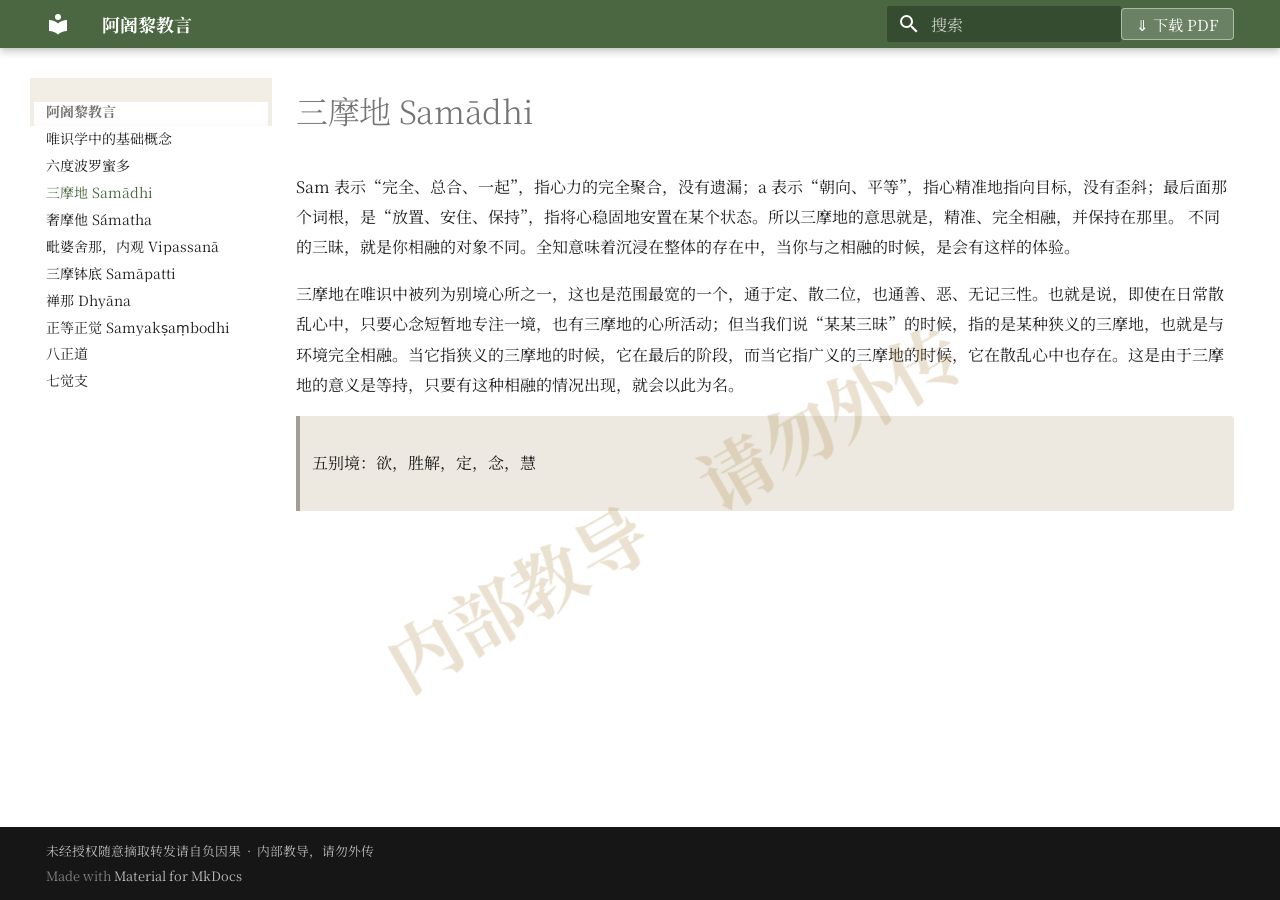
<file: 三摩地-samādhi/index.html>
<!doctype html>
<html lang="zh" class="no-js">
  <head>
    
      <meta charset="utf-8">
      <meta name="viewport" content="width=device-width,initial-scale=1">
      
      
      
        <link rel="canonical" href="https://acarya-vani.github.io/%E4%B8%89%E6%91%A9%E5%9C%B0-sam%C4%81dhi/">
      
      
        <link rel="prev" href="../%E5%85%AD%E5%BA%A6%E6%B3%A2%E7%BD%97%E8%9C%9C%E5%A4%9A/">
      
      
        <link rel="next" href="../%E5%A5%A2%E6%91%A9%E4%BB%96-%C5%9Bamatha/">
      
      
        
      
      
      <link rel="icon" href="../assets/images/favicon.png">
      <meta name="generator" content="mkdocs-1.6.1, mkdocs-material-9.8.0">
    
    
      
        <title>三摩地 Samādhi - 阿阇黎教言</title>
      
    
    
      <link rel="stylesheet" href="../assets/stylesheets/main.57a0d79d.min.css">
      
        
        <link rel="stylesheet" href="../assets/stylesheets/palette.fb2fffe2.min.css">
      
      


    
    
      
    
    
      
        
        
        <link rel="preconnect" href="https://fonts.gstatic.com" crossorigin>
        <link rel="stylesheet" href="https://fonts.googleapis.com/css?family=Noto+Serif+SC:300,300i,400,400i,700,700i%7CNoto+Sans+Mono:400,400i,700,700i&display=fallback">
        <style>:root{--md-text-font:"Noto Serif SC";--md-code-font:"Noto Sans Mono"}</style>
      
    
    
      <link rel="stylesheet" href="../assets/custom.css">
    
    <script>__md_scope=new URL("..",location),__md_hash=e=>[...e].reduce(((e,_)=>(e<<5)-e+_.charCodeAt(0)),0),__md_get=(e,_=localStorage,t=__md_scope)=>JSON.parse(_.getItem(t.pathname+"."+e)),__md_set=(e,_,t=localStorage,a=__md_scope)=>{try{t.setItem(a.pathname+"."+e,JSON.stringify(_))}catch(e){}}</script>
    
      

    
    
  </head>
  
  
    
    
    
    
    
    <body dir="ltr" data-md-color-scheme="default" data-md-color-primary="custom" data-md-color-accent="custom">
  
    
    <input class="md-toggle" data-md-toggle="drawer" type="checkbox" id="__drawer" autocomplete="off">
    <input class="md-toggle" data-md-toggle="search" type="checkbox" id="__search" autocomplete="off">
    <label class="md-overlay" for="__drawer"></label>
    <div data-md-component="skip">
      
        
        <a href="#samadhi" class="md-skip">
          跳转至
        </a>
      
    </div>
    <div data-md-component="announce">
      
    </div>
    
    
      

  

<header class="md-header md-header--shadow" data-md-component="header">
  <nav class="md-header__inner md-grid" aria-label="页眉">
    <a href=".." title="阿阇黎教言" class="md-header__button md-logo" aria-label="阿阇黎教言" data-md-component="logo">
      
  
  <svg xmlns="http://www.w3.org/2000/svg" viewBox="0 0 24 24"><path d="M12 8a3 3 0 0 0 3-3 3 3 0 0 0-3-3 3 3 0 0 0-3 3 3 3 0 0 0 3 3m0 3.54C9.64 9.35 6.5 8 3 8v11c3.5 0 6.64 1.35 9 3.54 2.36-2.19 5.5-3.54 9-3.54V8c-3.5 0-6.64 1.35-9 3.54"/></svg>

    </a>
    <label class="md-header__button md-icon" for="__drawer">
      
      <svg xmlns="http://www.w3.org/2000/svg" viewBox="0 0 24 24"><path d="M3 6h18v2H3zm0 5h18v2H3zm0 5h18v2H3z"/></svg>
    </label>
    <div class="md-header__title" data-md-component="header-title">
      <div class="md-header__ellipsis">
        <div class="md-header__topic">
          <span class="md-ellipsis">
            阿阇黎教言
          </span>
        </div>
        <div class="md-header__topic" data-md-component="header-topic">
          <span class="md-ellipsis">
            
              三摩地 Samādhi
            
          </span>
        </div>
      </div>
    </div>
    
      
    
    
    
    
      
      
        <label class="md-header__button md-icon" for="__search">
          
          <svg xmlns="http://www.w3.org/2000/svg" viewBox="0 0 24 24"><path d="M9.5 3A6.5 6.5 0 0 1 16 9.5c0 1.61-.59 3.09-1.56 4.23l.27.27h.79l5 5-1.5 1.5-5-5v-.79l-.27-.27A6.52 6.52 0 0 1 9.5 16 6.5 6.5 0 0 1 3 9.5 6.5 6.5 0 0 1 9.5 3m0 2C7 5 5 7 5 9.5S7 14 9.5 14 14 12 14 9.5 12 5 9.5 5"/></svg>
        </label>
        <div class="md-search" data-md-component="search" role="dialog">
  <label class="md-search__overlay" for="__search"></label>
  <div class="md-search__inner" role="search">
    <form class="md-search__form" name="search">
      <input type="text" class="md-search__input" name="query" aria-label="搜索" placeholder="搜索" autocapitalize="off" autocorrect="off" autocomplete="off" spellcheck="false" data-md-component="search-query" required>
      <label class="md-search__icon md-icon" for="__search">
        
        <svg xmlns="http://www.w3.org/2000/svg" viewBox="0 0 24 24"><path d="M9.5 3A6.5 6.5 0 0 1 16 9.5c0 1.61-.59 3.09-1.56 4.23l.27.27h.79l5 5-1.5 1.5-5-5v-.79l-.27-.27A6.52 6.52 0 0 1 9.5 16 6.5 6.5 0 0 1 3 9.5 6.5 6.5 0 0 1 9.5 3m0 2C7 5 5 7 5 9.5S7 14 9.5 14 14 12 14 9.5 12 5 9.5 5"/></svg>
        
        <svg xmlns="http://www.w3.org/2000/svg" viewBox="0 0 24 24"><path d="M20 11v2H8l5.5 5.5-1.42 1.42L4.16 12l7.92-7.92L13.5 5.5 8 11z"/></svg>
      </label>
      <nav class="md-search__options" aria-label="查找">
        
        <button type="reset" class="md-search__icon md-icon" title="清空当前内容" aria-label="清空当前内容" tabindex="-1">
          
          <svg xmlns="http://www.w3.org/2000/svg" viewBox="0 0 24 24"><path d="M19 6.41 17.59 5 12 10.59 6.41 5 5 6.41 10.59 12 5 17.59 6.41 19 12 13.41 17.59 19 19 17.59 13.41 12z"/></svg>
        </button>
      </nav>
      
        <div class="md-search__suggest" data-md-component="search-suggest"></div>
      
    </form>
    <div class="md-search__output">
      <div class="md-search__scrollwrap" tabindex="0" data-md-scrollfix>
        <div class="md-search-result" data-md-component="search-result">
          <div class="md-search-result__meta">
            正在初始化搜索引擎
          </div>
          <ol class="md-search-result__list" role="presentation"></ol>
        </div>
      </div>
    </div>
  </div>
</div>
      
    
    
  </nav>
  
</header>
    
    <div class="md-container" data-md-component="container">
      
      
        
          
        
      
      <main class="md-main" data-md-component="main">
        <div class="md-main__inner md-grid">
          
            
              
              <div class="md-sidebar md-sidebar--primary" data-md-component="sidebar" data-md-type="navigation" >
                <div class="md-sidebar__scrollwrap">
                  <div class="md-sidebar__inner">
                    



  

<nav class="md-nav md-nav--primary md-nav--integrated" aria-label="导航栏" data-md-level="0">
  <label class="md-nav__title" for="__drawer">
    <a href=".." title="阿阇黎教言" class="md-nav__button md-logo" aria-label="阿阇黎教言" data-md-component="logo">
      
  
  <svg xmlns="http://www.w3.org/2000/svg" viewBox="0 0 24 24"><path d="M12 8a3 3 0 0 0 3-3 3 3 0 0 0-3-3 3 3 0 0 0-3 3 3 3 0 0 0 3 3m0 3.54C9.64 9.35 6.5 8 3 8v11c3.5 0 6.64 1.35 9 3.54 2.36-2.19 5.5-3.54 9-3.54V8c-3.5 0-6.64 1.35-9 3.54"/></svg>

    </a>
    阿阇黎教言
  </label>
  
  <ul class="md-nav__list" data-md-scrollfix>
    
      
      
  
  
  
  
    <li class="md-nav__item">
      <a href="../%E5%94%AF%E8%AF%86%E5%AD%A6%E4%B8%AD%E7%9A%84%E5%9F%BA%E7%A1%80%E6%A6%82%E5%BF%B5/" class="md-nav__link">
        
  
  
  <span class="md-ellipsis">
    
  
    唯识学中的基础概念
  

    
  </span>
  
  

      </a>
    </li>
  

    
      
      
  
  
  
  
    <li class="md-nav__item">
      <a href="../%E5%85%AD%E5%BA%A6%E6%B3%A2%E7%BD%97%E8%9C%9C%E5%A4%9A/" class="md-nav__link">
        
  
  
  <span class="md-ellipsis">
    
  
    六度波罗蜜多
  

    
  </span>
  
  

      </a>
    </li>
  

    
      
      
  
  
    
  
  
  
    <li class="md-nav__item md-nav__item--active">
      
      <input class="md-nav__toggle md-toggle" type="checkbox" id="__toc">
      
      
        
      
      
      <a href="./" class="md-nav__link md-nav__link--active">
        
  
  
  <span class="md-ellipsis">
    
  
    三摩地 Samādhi
  

    
  </span>
  
  

      </a>
      
    </li>
  

    
      
      
  
  
  
  
    <li class="md-nav__item">
      <a href="../%E5%A5%A2%E6%91%A9%E4%BB%96-%C5%9Bamatha/" class="md-nav__link">
        
  
  
  <span class="md-ellipsis">
    
  
    奢摩他 Śamatha
  

    
  </span>
  
  

      </a>
    </li>
  

    
      
      
  
  
  
  
    <li class="md-nav__item">
      <a href="../%E6%AF%97%E5%A9%86%E8%88%8D%E9%82%A3-%E5%86%85%E8%A7%82-vipassan%C4%81/" class="md-nav__link">
        
  
  
  <span class="md-ellipsis">
    
  
    毗婆舍那，内观 Vipassanā
  

    
  </span>
  
  

      </a>
    </li>
  

    
      
      
  
  
  
  
    <li class="md-nav__item">
      <a href="../%E4%B8%89%E6%91%A9%E9%92%B5%E5%BA%95-sam%C4%81patti/" class="md-nav__link">
        
  
  
  <span class="md-ellipsis">
    
  
    三摩钵底 Samāpatti
  

    
  </span>
  
  

      </a>
    </li>
  

    
      
      
  
  
  
  
    <li class="md-nav__item">
      <a href="../%E7%A6%85%E9%82%A3-dhy%C4%81na/" class="md-nav__link">
        
  
  
  <span class="md-ellipsis">
    
  
    禅那 Dhyāna
  

    
  </span>
  
  

      </a>
    </li>
  

    
      
      
  
  
  
  
    <li class="md-nav__item">
      <a href="../%E6%AD%A3%E7%AD%89%E6%AD%A3%E8%A7%89-samyak%E1%B9%A3a%E1%B9%83bodhi/" class="md-nav__link">
        
  
  
  <span class="md-ellipsis">
    
  
    正等正觉 Samyakṣaṃbodhi
  

    
  </span>
  
  

      </a>
    </li>
  

    
      
      
  
  
  
  
    <li class="md-nav__item">
      <a href="../%E5%85%AB%E6%AD%A3%E9%81%93/" class="md-nav__link">
        
  
  
  <span class="md-ellipsis">
    
  
    八正道
  

    
  </span>
  
  

      </a>
    </li>
  

    
      
      
  
  
  
  
    <li class="md-nav__item">
      <a href="../%E4%B8%83%E8%A7%89%E6%94%AF/" class="md-nav__link">
        
  
  
  <span class="md-ellipsis">
    
  
    七觉支
  

    
  </span>
  
  

      </a>
    </li>
  

    
  </ul>
</nav>
                  </div>
                </div>
              </div>
            
            
          
          
            <div class="md-content" data-md-component="content">
              
              <article class="md-content__inner md-typeset">
                
                  



<h1 id="samadhi">三摩地 Samādhi</h1>
<p>Sam 表​示“完​全、总​合、一​起”，指​心​力​的​完​全​聚​合，没​有​遗​漏；a 表​示“朝​向、平​等”，指​心​精​准​地​指​向​目​标，没​有​歪​斜；最​后​面​那​个​词​根，是“放​置、安​住、保​持”，指​将​心​稳​固​地​安​置​在​某​个​状​态。所​以​三​摩​地​的​意​思​就​是，精​准、完​全​相​融，并​保​持​在​那​里。 不​同​的​三​昧，就​是​你​相​融​的​对​象​不​同。全​知​意​味​着​沉​浸​在​整​体​的​存​在​中，当​你​与​之​相​融​的​时​候，是​会​有​这​样​的​体​验。</p>
<p>三​摩​地​在​唯​识​中​被​列​为​别​境​心​所​之​一，这​也​是​范​围​最​宽​的​一​个，通​于​定、散​二​位，也​通​善、恶、无​记​三​性。也​就​是​说，即​使​在​日​常​散​乱​心​中，只​要​心​念​短​暂​地​专​注​一​境，也​有​三​摩​地​的​心​所​活​动；但​当​我​们​说“某​某​三​昧”的​时​候，指​的​是​某​种​狭​义​的​三​摩​地，也​就​是​与​环​境​完​全​相​融。当​它​指​狭​义​的​三​摩​地​的​时​候，它​在​最​后​的​阶​段，而​当​它​指​广​义​的​三​摩​地​的​时​候，它​在​散​乱​心​中​也​存​在。这​是​由​于​三​摩​地​的​意​义​是​等​持，只​要​有​这​种​相​融​的​情​况​出​现，就​会​以​此​为​名。</p>
<blockquote>
<p>五​别​境：欲，胜​解，定，念，慧</p>
</blockquote>







  
  






                
              </article>
            </div>
          
          
<script>var target=document.getElementById(location.hash.slice(1));target&&target.name&&(target.checked=target.name.startsWith("__tabbed_"))</script>
        </div>
        
          <button type="button" class="md-top md-icon" data-md-component="top" hidden>
  
  <svg xmlns="http://www.w3.org/2000/svg" viewBox="0 0 24 24"><path d="M13 20h-2V8l-5.5 5.5-1.42-1.42L12 4.16l7.92 7.92-1.42 1.42L13 8z"/></svg>
  回到页面顶部
</button>
        
      </main>
      
        <footer class="md-footer">
  
  <div class="md-footer-meta md-typeset">
    <div class="md-footer-meta__inner md-grid">
      <div class="md-copyright">
  
    <div class="md-copyright__highlight">
      未经授权随意摘取转发请自负因果 &nbsp;·&nbsp; 内部教导，请勿外传
    </div>
  
  
    Made with
    <a href="https://squidfunk.github.io/mkdocs-material/" target="_blank" rel="noopener">
      Material for MkDocs
    </a>
  
</div>
      
    </div>
  </div>
</footer>
      
    </div>
    <div class="md-dialog" data-md-component="dialog">
      <div class="md-dialog__inner md-typeset"></div>
    </div>
    
    
    
      
      
      <script id="__config" type="application/json">{"annotate": null, "base": "..", "features": ["navigation.sections", "navigation.top", "toc.integrate", "search.highlight", "search.suggest"], "search": "../assets/javascripts/workers/search.a7633da7.min.js", "tags": null, "translations": {"clipboard.copied": "\u5df2\u590d\u5236", "clipboard.copy": "\u590d\u5236", "search.result.more.one": "\u5728\u8be5\u9875\u4e0a\u8fd8\u6709 1 \u4e2a\u7b26\u5408\u6761\u4ef6\u7684\u7ed3\u679c", "search.result.more.other": "\u5728\u8be5\u9875\u4e0a\u8fd8\u6709 # \u4e2a\u7b26\u5408\u6761\u4ef6\u7684\u7ed3\u679c", "search.result.none": "\u6ca1\u6709\u627e\u5230\u7b26\u5408\u6761\u4ef6\u7684\u7ed3\u679c", "search.result.one": "\u627e\u5230 1 \u4e2a\u7b26\u5408\u6761\u4ef6\u7684\u7ed3\u679c", "search.result.other": "# \u4e2a\u7b26\u5408\u6761\u4ef6\u7684\u7ed3\u679c", "search.result.placeholder": "\u952e\u5165\u4ee5\u5f00\u59cb\u641c\u7d22", "search.result.term.missing": "\u7f3a\u5c11", "select.version": "\u9009\u62e9\u5f53\u524d\u7248\u672c"}, "version": null}</script>
    
    
      <script src="../assets/javascripts/bundle.c21346df.min.js"></script>
      
        <script src="../assets/pdf-download.js"></script>
      
    
  </body>
</html>
</file>
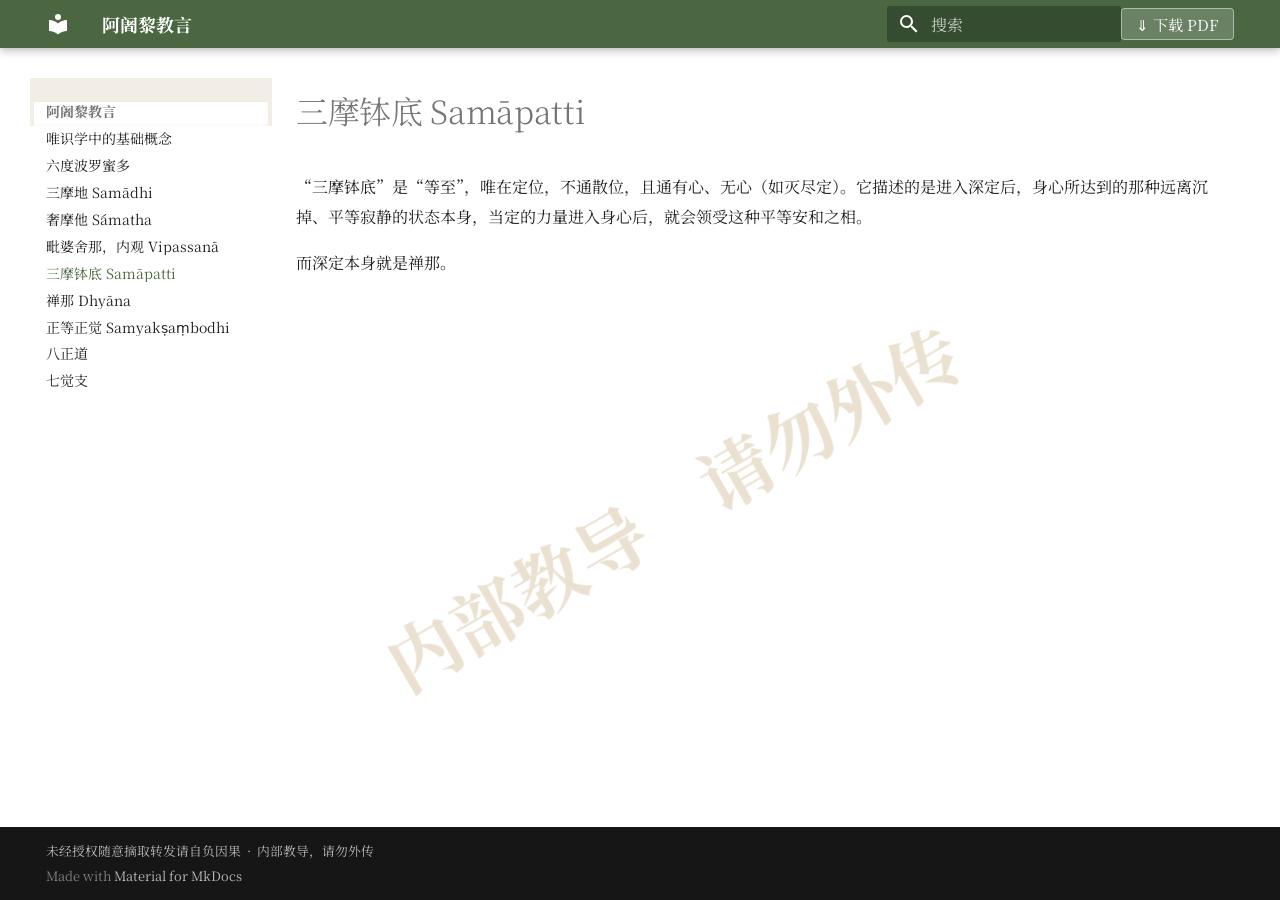
<file: 三摩钵底-samāpatti/index.html>
<!doctype html>
<html lang="zh" class="no-js">
  <head>
    
      <meta charset="utf-8">
      <meta name="viewport" content="width=device-width,initial-scale=1">
      
      
      
        <link rel="canonical" href="https://acarya-vani.github.io/%E4%B8%89%E6%91%A9%E9%92%B5%E5%BA%95-sam%C4%81patti/">
      
      
        <link rel="prev" href="../%E6%AF%97%E5%A9%86%E8%88%8D%E9%82%A3-%E5%86%85%E8%A7%82-vipassan%C4%81/">
      
      
        <link rel="next" href="../%E7%A6%85%E9%82%A3-dhy%C4%81na/">
      
      
        
      
      
      <link rel="icon" href="../assets/images/favicon.png">
      <meta name="generator" content="mkdocs-1.6.1, mkdocs-material-9.8.0">
    
    
      
        <title>三摩钵底 Samāpatti - 阿阇黎教言</title>
      
    
    
      <link rel="stylesheet" href="../assets/stylesheets/main.57a0d79d.min.css">
      
        
        <link rel="stylesheet" href="../assets/stylesheets/palette.fb2fffe2.min.css">
      
      


    
    
      
    
    
      
        
        
        <link rel="preconnect" href="https://fonts.gstatic.com" crossorigin>
        <link rel="stylesheet" href="https://fonts.googleapis.com/css?family=Noto+Serif+SC:300,300i,400,400i,700,700i%7CNoto+Sans+Mono:400,400i,700,700i&display=fallback">
        <style>:root{--md-text-font:"Noto Serif SC";--md-code-font:"Noto Sans Mono"}</style>
      
    
    
      <link rel="stylesheet" href="../assets/custom.css">
    
    <script>__md_scope=new URL("..",location),__md_hash=e=>[...e].reduce(((e,_)=>(e<<5)-e+_.charCodeAt(0)),0),__md_get=(e,_=localStorage,t=__md_scope)=>JSON.parse(_.getItem(t.pathname+"."+e)),__md_set=(e,_,t=localStorage,a=__md_scope)=>{try{t.setItem(a.pathname+"."+e,JSON.stringify(_))}catch(e){}}</script>
    
      

    
    
  </head>
  
  
    
    
    
    
    
    <body dir="ltr" data-md-color-scheme="default" data-md-color-primary="custom" data-md-color-accent="custom">
  
    
    <input class="md-toggle" data-md-toggle="drawer" type="checkbox" id="__drawer" autocomplete="off">
    <input class="md-toggle" data-md-toggle="search" type="checkbox" id="__search" autocomplete="off">
    <label class="md-overlay" for="__drawer"></label>
    <div data-md-component="skip">
      
        
        <a href="#samapatti" class="md-skip">
          跳转至
        </a>
      
    </div>
    <div data-md-component="announce">
      
    </div>
    
    
      

  

<header class="md-header md-header--shadow" data-md-component="header">
  <nav class="md-header__inner md-grid" aria-label="页眉">
    <a href=".." title="阿阇黎教言" class="md-header__button md-logo" aria-label="阿阇黎教言" data-md-component="logo">
      
  
  <svg xmlns="http://www.w3.org/2000/svg" viewBox="0 0 24 24"><path d="M12 8a3 3 0 0 0 3-3 3 3 0 0 0-3-3 3 3 0 0 0-3 3 3 3 0 0 0 3 3m0 3.54C9.64 9.35 6.5 8 3 8v11c3.5 0 6.64 1.35 9 3.54 2.36-2.19 5.5-3.54 9-3.54V8c-3.5 0-6.64 1.35-9 3.54"/></svg>

    </a>
    <label class="md-header__button md-icon" for="__drawer">
      
      <svg xmlns="http://www.w3.org/2000/svg" viewBox="0 0 24 24"><path d="M3 6h18v2H3zm0 5h18v2H3zm0 5h18v2H3z"/></svg>
    </label>
    <div class="md-header__title" data-md-component="header-title">
      <div class="md-header__ellipsis">
        <div class="md-header__topic">
          <span class="md-ellipsis">
            阿阇黎教言
          </span>
        </div>
        <div class="md-header__topic" data-md-component="header-topic">
          <span class="md-ellipsis">
            
              三摩钵底 Samāpatti
            
          </span>
        </div>
      </div>
    </div>
    
      
    
    
    
    
      
      
        <label class="md-header__button md-icon" for="__search">
          
          <svg xmlns="http://www.w3.org/2000/svg" viewBox="0 0 24 24"><path d="M9.5 3A6.5 6.5 0 0 1 16 9.5c0 1.61-.59 3.09-1.56 4.23l.27.27h.79l5 5-1.5 1.5-5-5v-.79l-.27-.27A6.52 6.52 0 0 1 9.5 16 6.5 6.5 0 0 1 3 9.5 6.5 6.5 0 0 1 9.5 3m0 2C7 5 5 7 5 9.5S7 14 9.5 14 14 12 14 9.5 12 5 9.5 5"/></svg>
        </label>
        <div class="md-search" data-md-component="search" role="dialog">
  <label class="md-search__overlay" for="__search"></label>
  <div class="md-search__inner" role="search">
    <form class="md-search__form" name="search">
      <input type="text" class="md-search__input" name="query" aria-label="搜索" placeholder="搜索" autocapitalize="off" autocorrect="off" autocomplete="off" spellcheck="false" data-md-component="search-query" required>
      <label class="md-search__icon md-icon" for="__search">
        
        <svg xmlns="http://www.w3.org/2000/svg" viewBox="0 0 24 24"><path d="M9.5 3A6.5 6.5 0 0 1 16 9.5c0 1.61-.59 3.09-1.56 4.23l.27.27h.79l5 5-1.5 1.5-5-5v-.79l-.27-.27A6.52 6.52 0 0 1 9.5 16 6.5 6.5 0 0 1 3 9.5 6.5 6.5 0 0 1 9.5 3m0 2C7 5 5 7 5 9.5S7 14 9.5 14 14 12 14 9.5 12 5 9.5 5"/></svg>
        
        <svg xmlns="http://www.w3.org/2000/svg" viewBox="0 0 24 24"><path d="M20 11v2H8l5.5 5.5-1.42 1.42L4.16 12l7.92-7.92L13.5 5.5 8 11z"/></svg>
      </label>
      <nav class="md-search__options" aria-label="查找">
        
        <button type="reset" class="md-search__icon md-icon" title="清空当前内容" aria-label="清空当前内容" tabindex="-1">
          
          <svg xmlns="http://www.w3.org/2000/svg" viewBox="0 0 24 24"><path d="M19 6.41 17.59 5 12 10.59 6.41 5 5 6.41 10.59 12 5 17.59 6.41 19 12 13.41 17.59 19 19 17.59 13.41 12z"/></svg>
        </button>
      </nav>
      
        <div class="md-search__suggest" data-md-component="search-suggest"></div>
      
    </form>
    <div class="md-search__output">
      <div class="md-search__scrollwrap" tabindex="0" data-md-scrollfix>
        <div class="md-search-result" data-md-component="search-result">
          <div class="md-search-result__meta">
            正在初始化搜索引擎
          </div>
          <ol class="md-search-result__list" role="presentation"></ol>
        </div>
      </div>
    </div>
  </div>
</div>
      
    
    
  </nav>
  
</header>
    
    <div class="md-container" data-md-component="container">
      
      
        
          
        
      
      <main class="md-main" data-md-component="main">
        <div class="md-main__inner md-grid">
          
            
              
              <div class="md-sidebar md-sidebar--primary" data-md-component="sidebar" data-md-type="navigation" >
                <div class="md-sidebar__scrollwrap">
                  <div class="md-sidebar__inner">
                    



  

<nav class="md-nav md-nav--primary md-nav--integrated" aria-label="导航栏" data-md-level="0">
  <label class="md-nav__title" for="__drawer">
    <a href=".." title="阿阇黎教言" class="md-nav__button md-logo" aria-label="阿阇黎教言" data-md-component="logo">
      
  
  <svg xmlns="http://www.w3.org/2000/svg" viewBox="0 0 24 24"><path d="M12 8a3 3 0 0 0 3-3 3 3 0 0 0-3-3 3 3 0 0 0-3 3 3 3 0 0 0 3 3m0 3.54C9.64 9.35 6.5 8 3 8v11c3.5 0 6.64 1.35 9 3.54 2.36-2.19 5.5-3.54 9-3.54V8c-3.5 0-6.64 1.35-9 3.54"/></svg>

    </a>
    阿阇黎教言
  </label>
  
  <ul class="md-nav__list" data-md-scrollfix>
    
      
      
  
  
  
  
    <li class="md-nav__item">
      <a href="../%E5%94%AF%E8%AF%86%E5%AD%A6%E4%B8%AD%E7%9A%84%E5%9F%BA%E7%A1%80%E6%A6%82%E5%BF%B5/" class="md-nav__link">
        
  
  
  <span class="md-ellipsis">
    
  
    唯识学中的基础概念
  

    
  </span>
  
  

      </a>
    </li>
  

    
      
      
  
  
  
  
    <li class="md-nav__item">
      <a href="../%E5%85%AD%E5%BA%A6%E6%B3%A2%E7%BD%97%E8%9C%9C%E5%A4%9A/" class="md-nav__link">
        
  
  
  <span class="md-ellipsis">
    
  
    六度波罗蜜多
  

    
  </span>
  
  

      </a>
    </li>
  

    
      
      
  
  
  
  
    <li class="md-nav__item">
      <a href="../%E4%B8%89%E6%91%A9%E5%9C%B0-sam%C4%81dhi/" class="md-nav__link">
        
  
  
  <span class="md-ellipsis">
    
  
    三摩地 Samādhi
  

    
  </span>
  
  

      </a>
    </li>
  

    
      
      
  
  
  
  
    <li class="md-nav__item">
      <a href="../%E5%A5%A2%E6%91%A9%E4%BB%96-%C5%9Bamatha/" class="md-nav__link">
        
  
  
  <span class="md-ellipsis">
    
  
    奢摩他 Śamatha
  

    
  </span>
  
  

      </a>
    </li>
  

    
      
      
  
  
  
  
    <li class="md-nav__item">
      <a href="../%E6%AF%97%E5%A9%86%E8%88%8D%E9%82%A3-%E5%86%85%E8%A7%82-vipassan%C4%81/" class="md-nav__link">
        
  
  
  <span class="md-ellipsis">
    
  
    毗婆舍那，内观 Vipassanā
  

    
  </span>
  
  

      </a>
    </li>
  

    
      
      
  
  
    
  
  
  
    <li class="md-nav__item md-nav__item--active">
      
      <input class="md-nav__toggle md-toggle" type="checkbox" id="__toc">
      
      
        
      
      
      <a href="./" class="md-nav__link md-nav__link--active">
        
  
  
  <span class="md-ellipsis">
    
  
    三摩钵底 Samāpatti
  

    
  </span>
  
  

      </a>
      
    </li>
  

    
      
      
  
  
  
  
    <li class="md-nav__item">
      <a href="../%E7%A6%85%E9%82%A3-dhy%C4%81na/" class="md-nav__link">
        
  
  
  <span class="md-ellipsis">
    
  
    禅那 Dhyāna
  

    
  </span>
  
  

      </a>
    </li>
  

    
      
      
  
  
  
  
    <li class="md-nav__item">
      <a href="../%E6%AD%A3%E7%AD%89%E6%AD%A3%E8%A7%89-samyak%E1%B9%A3a%E1%B9%83bodhi/" class="md-nav__link">
        
  
  
  <span class="md-ellipsis">
    
  
    正等正觉 Samyakṣaṃbodhi
  

    
  </span>
  
  

      </a>
    </li>
  

    
      
      
  
  
  
  
    <li class="md-nav__item">
      <a href="../%E5%85%AB%E6%AD%A3%E9%81%93/" class="md-nav__link">
        
  
  
  <span class="md-ellipsis">
    
  
    八正道
  

    
  </span>
  
  

      </a>
    </li>
  

    
      
      
  
  
  
  
    <li class="md-nav__item">
      <a href="../%E4%B8%83%E8%A7%89%E6%94%AF/" class="md-nav__link">
        
  
  
  <span class="md-ellipsis">
    
  
    七觉支
  

    
  </span>
  
  

      </a>
    </li>
  

    
  </ul>
</nav>
                  </div>
                </div>
              </div>
            
            
          
          
            <div class="md-content" data-md-component="content">
              
              <article class="md-content__inner md-typeset">
                
                  



<h1 id="samapatti">三摩钵底 Samāpatti</h1>
<p>“三​摩​钵​底”是“等​至”，唯​在​定​位，不​通​散​位，且​通​有​心、无​心（如​灭​尽​定）。它​描​述​的​是​进​入​深​定​后，身​心​所​达​到​的​那​种​远​离​沉​掉、平​等​寂​静​的​状​态​本​身，当​定​的​力​量​进​入​身​心​后，就​会​领​受​这​种​平​等​安​和​之​相。</p>
<p>而​深​定​本​身​就​是​禅​那。</p>







  
  






                
              </article>
            </div>
          
          
<script>var target=document.getElementById(location.hash.slice(1));target&&target.name&&(target.checked=target.name.startsWith("__tabbed_"))</script>
        </div>
        
          <button type="button" class="md-top md-icon" data-md-component="top" hidden>
  
  <svg xmlns="http://www.w3.org/2000/svg" viewBox="0 0 24 24"><path d="M13 20h-2V8l-5.5 5.5-1.42-1.42L12 4.16l7.92 7.92-1.42 1.42L13 8z"/></svg>
  回到页面顶部
</button>
        
      </main>
      
        <footer class="md-footer">
  
  <div class="md-footer-meta md-typeset">
    <div class="md-footer-meta__inner md-grid">
      <div class="md-copyright">
  
    <div class="md-copyright__highlight">
      未经授权随意摘取转发请自负因果 &nbsp;·&nbsp; 内部教导，请勿外传
    </div>
  
  
    Made with
    <a href="https://squidfunk.github.io/mkdocs-material/" target="_blank" rel="noopener">
      Material for MkDocs
    </a>
  
</div>
      
    </div>
  </div>
</footer>
      
    </div>
    <div class="md-dialog" data-md-component="dialog">
      <div class="md-dialog__inner md-typeset"></div>
    </div>
    
    
    
      
      
      <script id="__config" type="application/json">{"annotate": null, "base": "..", "features": ["navigation.sections", "navigation.top", "toc.integrate", "search.highlight", "search.suggest"], "search": "../assets/javascripts/workers/search.a7633da7.min.js", "tags": null, "translations": {"clipboard.copied": "\u5df2\u590d\u5236", "clipboard.copy": "\u590d\u5236", "search.result.more.one": "\u5728\u8be5\u9875\u4e0a\u8fd8\u6709 1 \u4e2a\u7b26\u5408\u6761\u4ef6\u7684\u7ed3\u679c", "search.result.more.other": "\u5728\u8be5\u9875\u4e0a\u8fd8\u6709 # \u4e2a\u7b26\u5408\u6761\u4ef6\u7684\u7ed3\u679c", "search.result.none": "\u6ca1\u6709\u627e\u5230\u7b26\u5408\u6761\u4ef6\u7684\u7ed3\u679c", "search.result.one": "\u627e\u5230 1 \u4e2a\u7b26\u5408\u6761\u4ef6\u7684\u7ed3\u679c", "search.result.other": "# \u4e2a\u7b26\u5408\u6761\u4ef6\u7684\u7ed3\u679c", "search.result.placeholder": "\u952e\u5165\u4ee5\u5f00\u59cb\u641c\u7d22", "search.result.term.missing": "\u7f3a\u5c11", "select.version": "\u9009\u62e9\u5f53\u524d\u7248\u672c"}, "version": null}</script>
    
    
      <script src="../assets/javascripts/bundle.c21346df.min.js"></script>
      
        <script src="../assets/pdf-download.js"></script>
      
    
  </body>
</html>
</file>
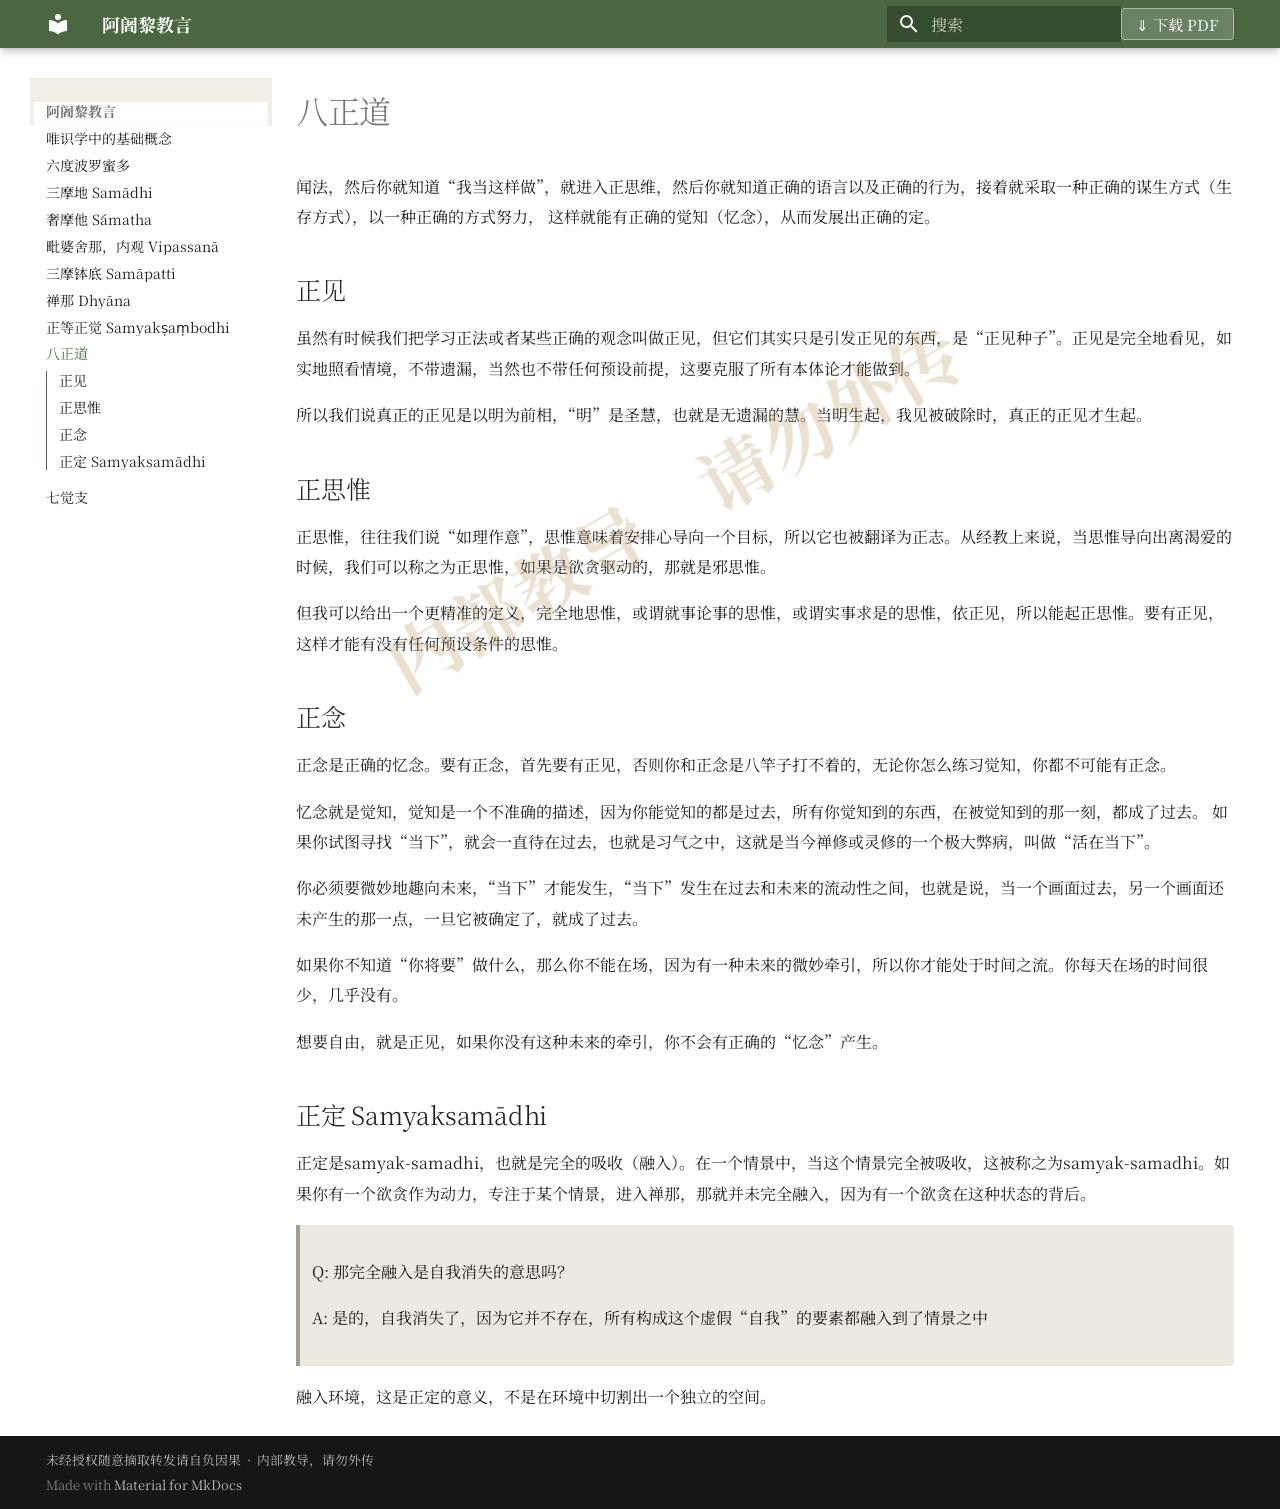
<file: 八正道/index.html>
<!doctype html>
<html lang="zh" class="no-js">
  <head>
    
      <meta charset="utf-8">
      <meta name="viewport" content="width=device-width,initial-scale=1">
      
      
      
        <link rel="canonical" href="https://acarya-vani.github.io/%E5%85%AB%E6%AD%A3%E9%81%93/">
      
      
        <link rel="prev" href="../%E6%AD%A3%E7%AD%89%E6%AD%A3%E8%A7%89-samyak%E1%B9%A3a%E1%B9%83bodhi/">
      
      
        <link rel="next" href="../%E4%B8%83%E8%A7%89%E6%94%AF/">
      
      
        
      
      
      <link rel="icon" href="../assets/images/favicon.png">
      <meta name="generator" content="mkdocs-1.6.1, mkdocs-material-9.8.0">
    
    
      
        <title>八正道 - 阿阇黎教言</title>
      
    
    
      <link rel="stylesheet" href="../assets/stylesheets/main.57a0d79d.min.css">
      
        
        <link rel="stylesheet" href="../assets/stylesheets/palette.fb2fffe2.min.css">
      
      


    
    
      
    
    
      
        
        
        <link rel="preconnect" href="https://fonts.gstatic.com" crossorigin>
        <link rel="stylesheet" href="https://fonts.googleapis.com/css?family=Noto+Serif+SC:300,300i,400,400i,700,700i%7CNoto+Sans+Mono:400,400i,700,700i&display=fallback">
        <style>:root{--md-text-font:"Noto Serif SC";--md-code-font:"Noto Sans Mono"}</style>
      
    
    
      <link rel="stylesheet" href="../assets/custom.css">
    
    <script>__md_scope=new URL("..",location),__md_hash=e=>[...e].reduce(((e,_)=>(e<<5)-e+_.charCodeAt(0)),0),__md_get=(e,_=localStorage,t=__md_scope)=>JSON.parse(_.getItem(t.pathname+"."+e)),__md_set=(e,_,t=localStorage,a=__md_scope)=>{try{t.setItem(a.pathname+"."+e,JSON.stringify(_))}catch(e){}}</script>
    
      

    
    
  </head>
  
  
    
    
    
    
    
    <body dir="ltr" data-md-color-scheme="default" data-md-color-primary="custom" data-md-color-accent="custom">
  
    
    <input class="md-toggle" data-md-toggle="drawer" type="checkbox" id="__drawer" autocomplete="off">
    <input class="md-toggle" data-md-toggle="search" type="checkbox" id="__search" autocomplete="off">
    <label class="md-overlay" for="__drawer"></label>
    <div data-md-component="skip">
      
        
        <a href="#_1" class="md-skip">
          跳转至
        </a>
      
    </div>
    <div data-md-component="announce">
      
    </div>
    
    
      

  

<header class="md-header md-header--shadow" data-md-component="header">
  <nav class="md-header__inner md-grid" aria-label="页眉">
    <a href=".." title="阿阇黎教言" class="md-header__button md-logo" aria-label="阿阇黎教言" data-md-component="logo">
      
  
  <svg xmlns="http://www.w3.org/2000/svg" viewBox="0 0 24 24"><path d="M12 8a3 3 0 0 0 3-3 3 3 0 0 0-3-3 3 3 0 0 0-3 3 3 3 0 0 0 3 3m0 3.54C9.64 9.35 6.5 8 3 8v11c3.5 0 6.64 1.35 9 3.54 2.36-2.19 5.5-3.54 9-3.54V8c-3.5 0-6.64 1.35-9 3.54"/></svg>

    </a>
    <label class="md-header__button md-icon" for="__drawer">
      
      <svg xmlns="http://www.w3.org/2000/svg" viewBox="0 0 24 24"><path d="M3 6h18v2H3zm0 5h18v2H3zm0 5h18v2H3z"/></svg>
    </label>
    <div class="md-header__title" data-md-component="header-title">
      <div class="md-header__ellipsis">
        <div class="md-header__topic">
          <span class="md-ellipsis">
            阿阇黎教言
          </span>
        </div>
        <div class="md-header__topic" data-md-component="header-topic">
          <span class="md-ellipsis">
            
              八正道
            
          </span>
        </div>
      </div>
    </div>
    
      
    
    
    
    
      
      
        <label class="md-header__button md-icon" for="__search">
          
          <svg xmlns="http://www.w3.org/2000/svg" viewBox="0 0 24 24"><path d="M9.5 3A6.5 6.5 0 0 1 16 9.5c0 1.61-.59 3.09-1.56 4.23l.27.27h.79l5 5-1.5 1.5-5-5v-.79l-.27-.27A6.52 6.52 0 0 1 9.5 16 6.5 6.5 0 0 1 3 9.5 6.5 6.5 0 0 1 9.5 3m0 2C7 5 5 7 5 9.5S7 14 9.5 14 14 12 14 9.5 12 5 9.5 5"/></svg>
        </label>
        <div class="md-search" data-md-component="search" role="dialog">
  <label class="md-search__overlay" for="__search"></label>
  <div class="md-search__inner" role="search">
    <form class="md-search__form" name="search">
      <input type="text" class="md-search__input" name="query" aria-label="搜索" placeholder="搜索" autocapitalize="off" autocorrect="off" autocomplete="off" spellcheck="false" data-md-component="search-query" required>
      <label class="md-search__icon md-icon" for="__search">
        
        <svg xmlns="http://www.w3.org/2000/svg" viewBox="0 0 24 24"><path d="M9.5 3A6.5 6.5 0 0 1 16 9.5c0 1.61-.59 3.09-1.56 4.23l.27.27h.79l5 5-1.5 1.5-5-5v-.79l-.27-.27A6.52 6.52 0 0 1 9.5 16 6.5 6.5 0 0 1 3 9.5 6.5 6.5 0 0 1 9.5 3m0 2C7 5 5 7 5 9.5S7 14 9.5 14 14 12 14 9.5 12 5 9.5 5"/></svg>
        
        <svg xmlns="http://www.w3.org/2000/svg" viewBox="0 0 24 24"><path d="M20 11v2H8l5.5 5.5-1.42 1.42L4.16 12l7.92-7.92L13.5 5.5 8 11z"/></svg>
      </label>
      <nav class="md-search__options" aria-label="查找">
        
        <button type="reset" class="md-search__icon md-icon" title="清空当前内容" aria-label="清空当前内容" tabindex="-1">
          
          <svg xmlns="http://www.w3.org/2000/svg" viewBox="0 0 24 24"><path d="M19 6.41 17.59 5 12 10.59 6.41 5 5 6.41 10.59 12 5 17.59 6.41 19 12 13.41 17.59 19 19 17.59 13.41 12z"/></svg>
        </button>
      </nav>
      
        <div class="md-search__suggest" data-md-component="search-suggest"></div>
      
    </form>
    <div class="md-search__output">
      <div class="md-search__scrollwrap" tabindex="0" data-md-scrollfix>
        <div class="md-search-result" data-md-component="search-result">
          <div class="md-search-result__meta">
            正在初始化搜索引擎
          </div>
          <ol class="md-search-result__list" role="presentation"></ol>
        </div>
      </div>
    </div>
  </div>
</div>
      
    
    
  </nav>
  
</header>
    
    <div class="md-container" data-md-component="container">
      
      
        
          
        
      
      <main class="md-main" data-md-component="main">
        <div class="md-main__inner md-grid">
          
            
              
              <div class="md-sidebar md-sidebar--primary" data-md-component="sidebar" data-md-type="navigation" >
                <div class="md-sidebar__scrollwrap">
                  <div class="md-sidebar__inner">
                    



  

<nav class="md-nav md-nav--primary md-nav--integrated" aria-label="导航栏" data-md-level="0">
  <label class="md-nav__title" for="__drawer">
    <a href=".." title="阿阇黎教言" class="md-nav__button md-logo" aria-label="阿阇黎教言" data-md-component="logo">
      
  
  <svg xmlns="http://www.w3.org/2000/svg" viewBox="0 0 24 24"><path d="M12 8a3 3 0 0 0 3-3 3 3 0 0 0-3-3 3 3 0 0 0-3 3 3 3 0 0 0 3 3m0 3.54C9.64 9.35 6.5 8 3 8v11c3.5 0 6.64 1.35 9 3.54 2.36-2.19 5.5-3.54 9-3.54V8c-3.5 0-6.64 1.35-9 3.54"/></svg>

    </a>
    阿阇黎教言
  </label>
  
  <ul class="md-nav__list" data-md-scrollfix>
    
      
      
  
  
  
  
    <li class="md-nav__item">
      <a href="../%E5%94%AF%E8%AF%86%E5%AD%A6%E4%B8%AD%E7%9A%84%E5%9F%BA%E7%A1%80%E6%A6%82%E5%BF%B5/" class="md-nav__link">
        
  
  
  <span class="md-ellipsis">
    
  
    唯识学中的基础概念
  

    
  </span>
  
  

      </a>
    </li>
  

    
      
      
  
  
  
  
    <li class="md-nav__item">
      <a href="../%E5%85%AD%E5%BA%A6%E6%B3%A2%E7%BD%97%E8%9C%9C%E5%A4%9A/" class="md-nav__link">
        
  
  
  <span class="md-ellipsis">
    
  
    六度波罗蜜多
  

    
  </span>
  
  

      </a>
    </li>
  

    
      
      
  
  
  
  
    <li class="md-nav__item">
      <a href="../%E4%B8%89%E6%91%A9%E5%9C%B0-sam%C4%81dhi/" class="md-nav__link">
        
  
  
  <span class="md-ellipsis">
    
  
    三摩地 Samādhi
  

    
  </span>
  
  

      </a>
    </li>
  

    
      
      
  
  
  
  
    <li class="md-nav__item">
      <a href="../%E5%A5%A2%E6%91%A9%E4%BB%96-%C5%9Bamatha/" class="md-nav__link">
        
  
  
  <span class="md-ellipsis">
    
  
    奢摩他 Śamatha
  

    
  </span>
  
  

      </a>
    </li>
  

    
      
      
  
  
  
  
    <li class="md-nav__item">
      <a href="../%E6%AF%97%E5%A9%86%E8%88%8D%E9%82%A3-%E5%86%85%E8%A7%82-vipassan%C4%81/" class="md-nav__link">
        
  
  
  <span class="md-ellipsis">
    
  
    毗婆舍那，内观 Vipassanā
  

    
  </span>
  
  

      </a>
    </li>
  

    
      
      
  
  
  
  
    <li class="md-nav__item">
      <a href="../%E4%B8%89%E6%91%A9%E9%92%B5%E5%BA%95-sam%C4%81patti/" class="md-nav__link">
        
  
  
  <span class="md-ellipsis">
    
  
    三摩钵底 Samāpatti
  

    
  </span>
  
  

      </a>
    </li>
  

    
      
      
  
  
  
  
    <li class="md-nav__item">
      <a href="../%E7%A6%85%E9%82%A3-dhy%C4%81na/" class="md-nav__link">
        
  
  
  <span class="md-ellipsis">
    
  
    禅那 Dhyāna
  

    
  </span>
  
  

      </a>
    </li>
  

    
      
      
  
  
  
  
    <li class="md-nav__item">
      <a href="../%E6%AD%A3%E7%AD%89%E6%AD%A3%E8%A7%89-samyak%E1%B9%A3a%E1%B9%83bodhi/" class="md-nav__link">
        
  
  
  <span class="md-ellipsis">
    
  
    正等正觉 Samyakṣaṃbodhi
  

    
  </span>
  
  

      </a>
    </li>
  

    
      
      
  
  
    
  
  
  
    <li class="md-nav__item md-nav__item--active">
      
      <input class="md-nav__toggle md-toggle" type="checkbox" id="__toc">
      
      
        
      
      
        <label class="md-nav__link md-nav__link--active" for="__toc">
          
  
  
  <span class="md-ellipsis">
    
  
    八正道
  

    
  </span>
  
  

          <span class="md-nav__icon md-icon"></span>
        </label>
      
      <a href="./" class="md-nav__link md-nav__link--active">
        
  
  
  <span class="md-ellipsis">
    
  
    八正道
  

    
  </span>
  
  

      </a>
      
        

<nav class="md-nav md-nav--secondary" aria-label="目录">
  
  
  
    
  
  
    <label class="md-nav__title" for="__toc">
      <span class="md-nav__icon md-icon"></span>
      目录
    </label>
    <ul class="md-nav__list" data-md-component="toc" data-md-scrollfix>
      
        <li class="md-nav__item">
  <a href="#_2" class="md-nav__link">
    <span class="md-ellipsis">
      
        正见
      
    </span>
  </a>
  
</li>
      
        <li class="md-nav__item">
  <a href="#_3" class="md-nav__link">
    <span class="md-ellipsis">
      
        正思惟
      
    </span>
  </a>
  
</li>
      
        <li class="md-nav__item">
  <a href="#_4" class="md-nav__link">
    <span class="md-ellipsis">
      
        正念
      
    </span>
  </a>
  
</li>
      
        <li class="md-nav__item">
  <a href="#samyaksamadhi" class="md-nav__link">
    <span class="md-ellipsis">
      
        正定 Samyaksamādhi
      
    </span>
  </a>
  
</li>
      
    </ul>
  
</nav>
      
    </li>
  

    
      
      
  
  
  
  
    <li class="md-nav__item">
      <a href="../%E4%B8%83%E8%A7%89%E6%94%AF/" class="md-nav__link">
        
  
  
  <span class="md-ellipsis">
    
  
    七觉支
  

    
  </span>
  
  

      </a>
    </li>
  

    
  </ul>
</nav>
                  </div>
                </div>
              </div>
            
            
          
          
            <div class="md-content" data-md-component="content">
              
              <article class="md-content__inner md-typeset">
                
                  



<h1 id="_1">八正道</h1>
<p>闻​法，然​后​你​就​知​道“我​当​这​样​做”，就​进​入​正​思​维，然​后​你​就​知​道​正​确​的​语​言​以​及​正​确​的​行​为，接​着​就​采​取​一​种​正​确​的​谋​生​方​式（生​存​方​式），以​一​种​正​确​的​方​式​努​力， 这​样​就​能​有​正​确​的​觉​知（忆​念），从​而​发​展​出​正​确​的​定。</p>
<h2 id="_2">正见</h2>
<p>虽​然​有​时​候​我​们​把​学​习​正​法​或​者​某​些​正​确​的​观​念​叫​做​正​见，但​它​们​其​实​只​是​引​发​正​见​的​东​西，是“正​见​种​子”。正​见​是​完​全​地​看​见，如​实​地​照​看​情​境，不​带​遗​漏，当​然​也​不​带​任​何​预​设​前​提，这​要​克​服​了​所​有​本​体​论​才​能​做​到。</p>
<p>所​以​我​们​说​真​正​的​正​见​是​以​明​为​前​相，“明”是​圣​慧，也​就​是​无​遗​漏​的​慧。当​明​生​起，我​见​被​破​除​时，真​正​的​正​见​才​生​起。</p>
<h2 id="_3">正思惟</h2>
<p>正​思​惟，往​往​我​们​说“如​理​作​意”，思​惟​意​味​着​安​排​心​导​向​一​个​目​标，所​以​它​也​被​翻​译​为​正​志。从​经​教​上​来​说，当​思​惟​导​向​出​离​渴​爱​的​时​候，我​们​可​以​称​之​为​正​思​惟，如​果​是​欲​贪​驱​动​的，那​就​是​邪​思​惟。</p>
<p>但​我​可​以​给​出​一​个​更​精​准​的​定​义，完​全​地​思​惟，或​谓​就​事​论​事​的​思​惟，或​谓​实​事​求​是​的​思​惟，依​正​见，所​以​能​起​正​思​惟。要​有​正​见，这​样​才​能​有​没​有​任​何​预​设​条​件​的​思​惟。</p>
<h2 id="_4">正念</h2>
<p>正​念​是​正​确​的​忆​念。要​有​正​念，首​先​要​有​正​见，否​则​你​和​正​念​是​八​竿​子​打​不​着​的，无​论​你​怎​么​练​习​觉​知，你​都​不​可​能​有​正​念。</p>
<p>忆​念​就​是​觉​知，觉​知​是​一​个​不​准​确​的​描​述，因​为​你​能​觉​知​的​都​是​过​去，所​有​你​觉​知​到​的​东​西，在​被​觉​知​到​的​那​一​刻，都​成​了​过​去。 如​果​你​试​图​寻​找“当​下”，就​会​一​直​待​在​过​去，也​就​是​习​气​之​中，这​就​是​当​今​禅​修​或​灵​修​的​一​个​极​大​弊​病，叫​做“活​在​当​下”。</p>
<p>你​必​须​要​微​妙​地​趣​向​未​来，“当​下”才​能​发​生，“当​下”发​生​在​过​去​和​未​来​的​流​动​性​之​间，也​就​是​说，当​一​个​画​面​过​去，另​一​个​画​面​还​未​产​生​的​那​一​点，一​旦​它​被​确​定​了，就​成​了​过​去。</p>
<p>如​果​你​不​知​道“你​将​要”做​什​么，那​么​你​不​能​在​场，因​为​有​一​种​未​来​的​微​妙​牵​引，所​以​你​才​能​处​于​时​间​之​流。你​每​天​在​场​的​时​间​很​少，几​乎​没​有。</p>
<p>想​要​自​由，就​是​正​见，如​果​你​没​有​这​种​未​来​的​牵​引，你​不​会​有​正​确​的“忆​念”产​生。</p>
<h2 id="samyaksamadhi">正定 Samyaksamādhi</h2>
<p>正​定​是samyak-samadhi，也​就​是​完​全​的​吸​收（融​入）。在​一​个​情​景​中，当​这​个​情​景​完​全​被​吸​收，这​被​称​之​为samyak-samadhi。如​果​你​有​一​个​欲​贪​作​为​动​力，专​注​于​某​个​情​景，进​入​禅​那，那​就​并​未​完​全​融​入，因​为​有​一​个​欲​贪​在​这​种​状​态​的​背​后。</p>
<blockquote>
<p>Q: 那​完​全​融​入​是​自​我​消​失​的​意​思​吗？</p>
<p>A: 是​的，自​我​消​失​了，因​为​它​并​不​存​在，所​有​构​成​这​个​虚​假“自​我”的​要​素​都​融​入​到​了​情​景​之​中</p>
</blockquote>
<p>融​入​环​境，这​是​正​定​的​意​义，不​是​在​环​境​中​切​割​出​一​个​独​立​的​空​间。</p>







  
  






                
              </article>
            </div>
          
          
<script>var target=document.getElementById(location.hash.slice(1));target&&target.name&&(target.checked=target.name.startsWith("__tabbed_"))</script>
        </div>
        
          <button type="button" class="md-top md-icon" data-md-component="top" hidden>
  
  <svg xmlns="http://www.w3.org/2000/svg" viewBox="0 0 24 24"><path d="M13 20h-2V8l-5.5 5.5-1.42-1.42L12 4.16l7.92 7.92-1.42 1.42L13 8z"/></svg>
  回到页面顶部
</button>
        
      </main>
      
        <footer class="md-footer">
  
  <div class="md-footer-meta md-typeset">
    <div class="md-footer-meta__inner md-grid">
      <div class="md-copyright">
  
    <div class="md-copyright__highlight">
      未经授权随意摘取转发请自负因果 &nbsp;·&nbsp; 内部教导，请勿外传
    </div>
  
  
    Made with
    <a href="https://squidfunk.github.io/mkdocs-material/" target="_blank" rel="noopener">
      Material for MkDocs
    </a>
  
</div>
      
    </div>
  </div>
</footer>
      
    </div>
    <div class="md-dialog" data-md-component="dialog">
      <div class="md-dialog__inner md-typeset"></div>
    </div>
    
    
    
      
      
      <script id="__config" type="application/json">{"annotate": null, "base": "..", "features": ["navigation.sections", "navigation.top", "toc.integrate", "search.highlight", "search.suggest"], "search": "../assets/javascripts/workers/search.a7633da7.min.js", "tags": null, "translations": {"clipboard.copied": "\u5df2\u590d\u5236", "clipboard.copy": "\u590d\u5236", "search.result.more.one": "\u5728\u8be5\u9875\u4e0a\u8fd8\u6709 1 \u4e2a\u7b26\u5408\u6761\u4ef6\u7684\u7ed3\u679c", "search.result.more.other": "\u5728\u8be5\u9875\u4e0a\u8fd8\u6709 # \u4e2a\u7b26\u5408\u6761\u4ef6\u7684\u7ed3\u679c", "search.result.none": "\u6ca1\u6709\u627e\u5230\u7b26\u5408\u6761\u4ef6\u7684\u7ed3\u679c", "search.result.one": "\u627e\u5230 1 \u4e2a\u7b26\u5408\u6761\u4ef6\u7684\u7ed3\u679c", "search.result.other": "# \u4e2a\u7b26\u5408\u6761\u4ef6\u7684\u7ed3\u679c", "search.result.placeholder": "\u952e\u5165\u4ee5\u5f00\u59cb\u641c\u7d22", "search.result.term.missing": "\u7f3a\u5c11", "select.version": "\u9009\u62e9\u5f53\u524d\u7248\u672c"}, "version": null}</script>
    
    
      <script src="../assets/javascripts/bundle.c21346df.min.js"></script>
      
        <script src="../assets/pdf-download.js"></script>
      
    
  </body>
</html>
</file>
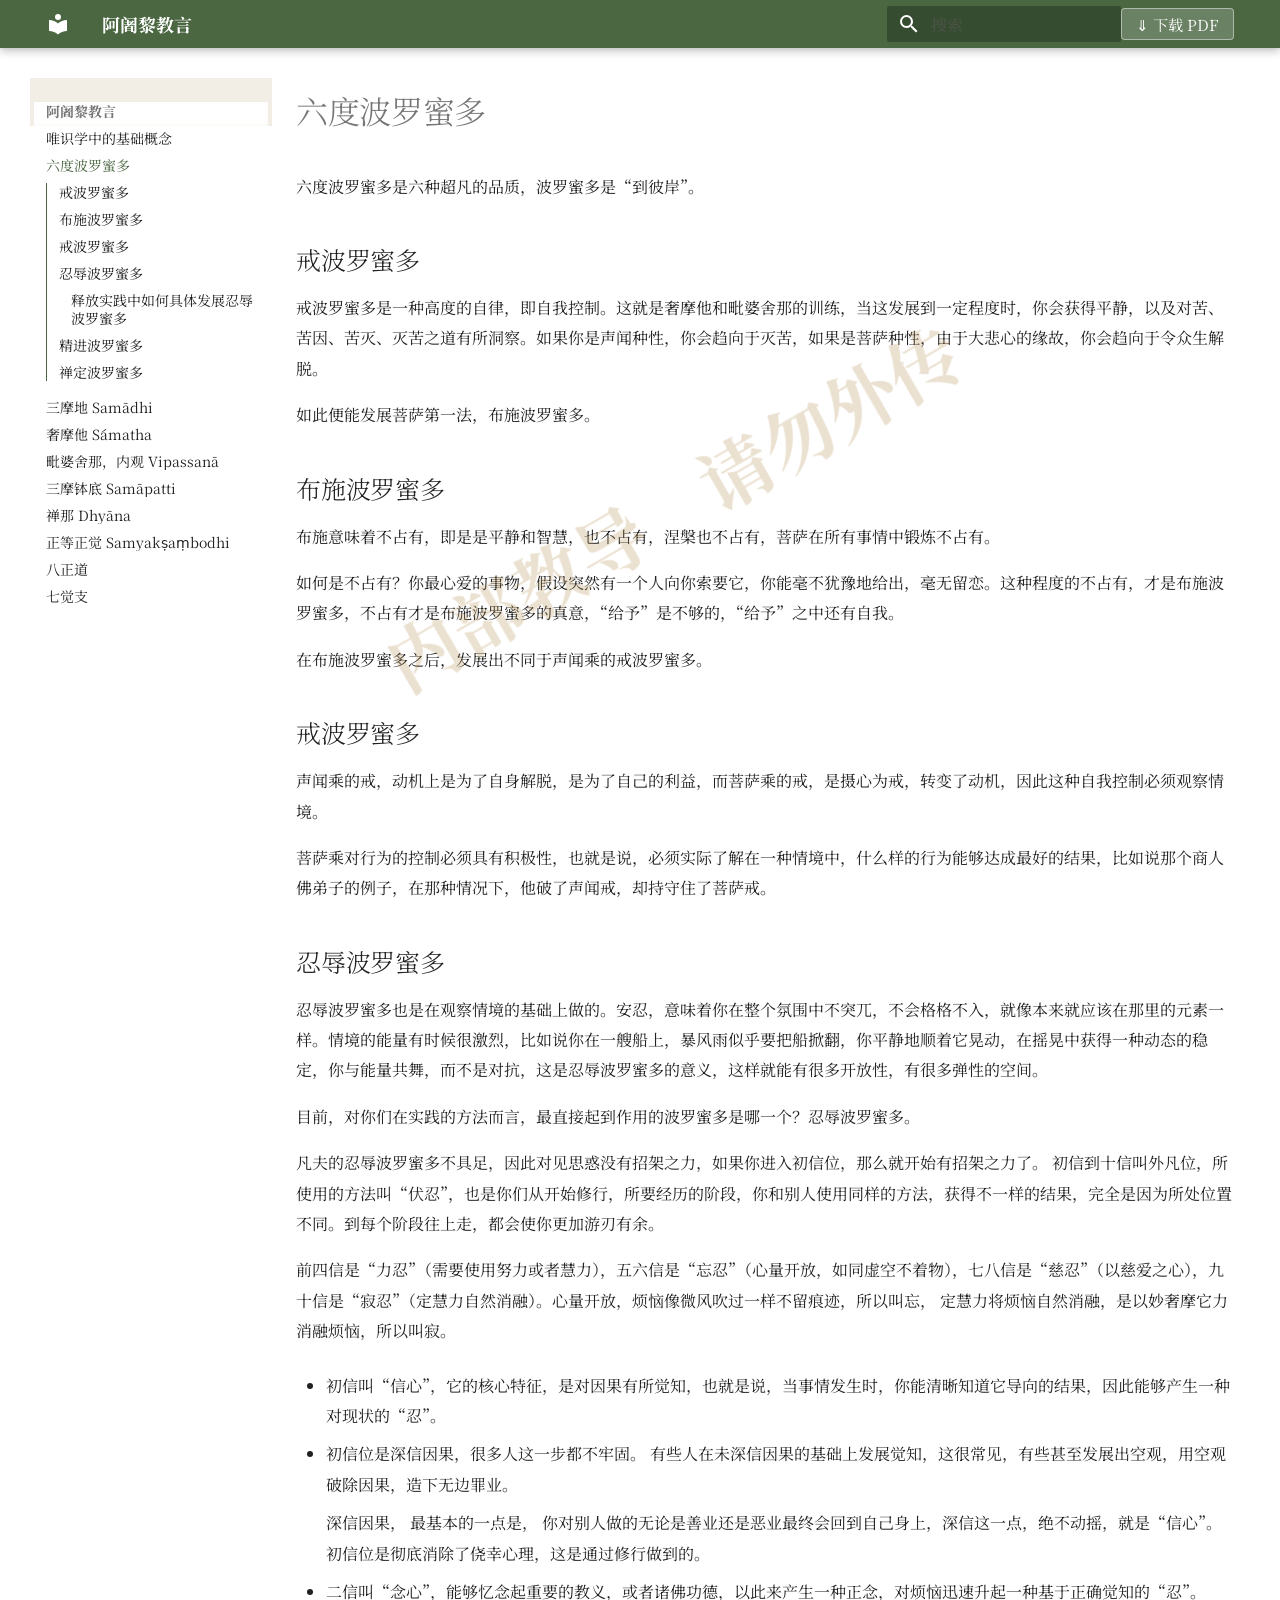
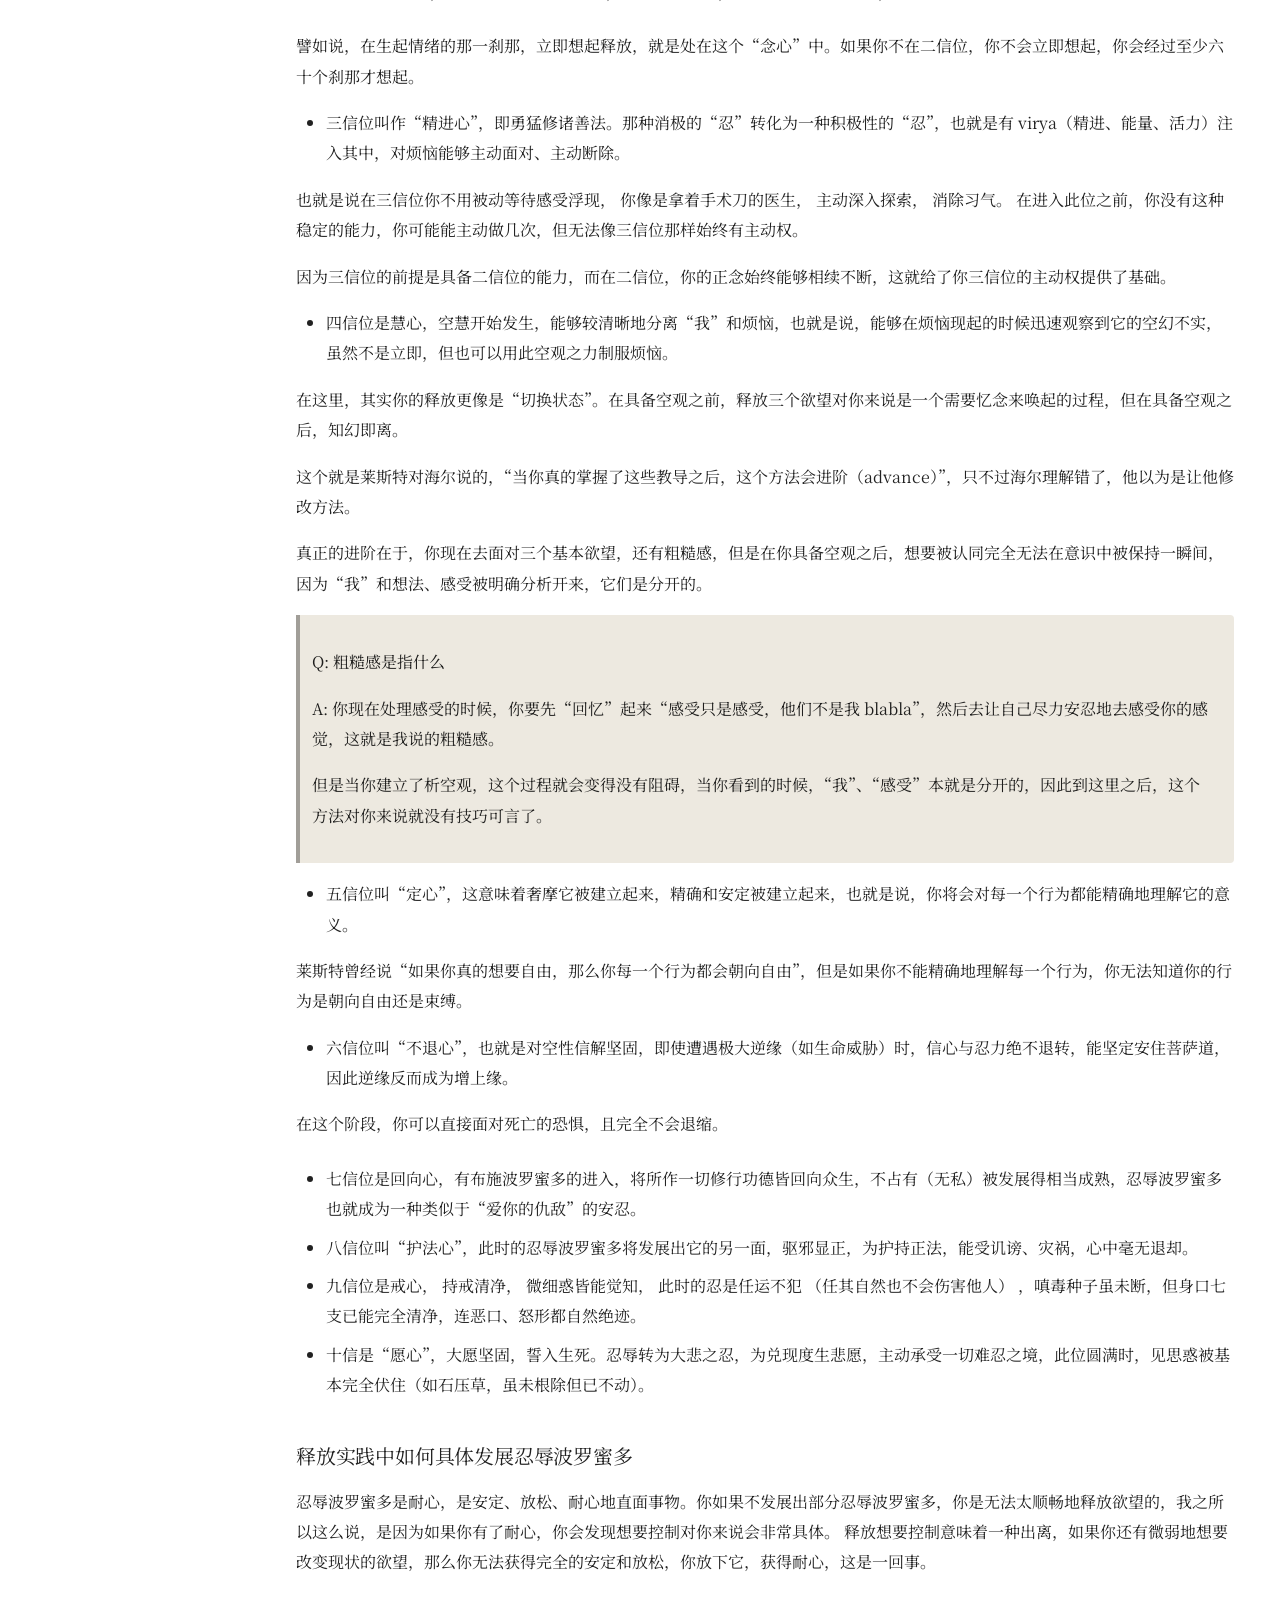
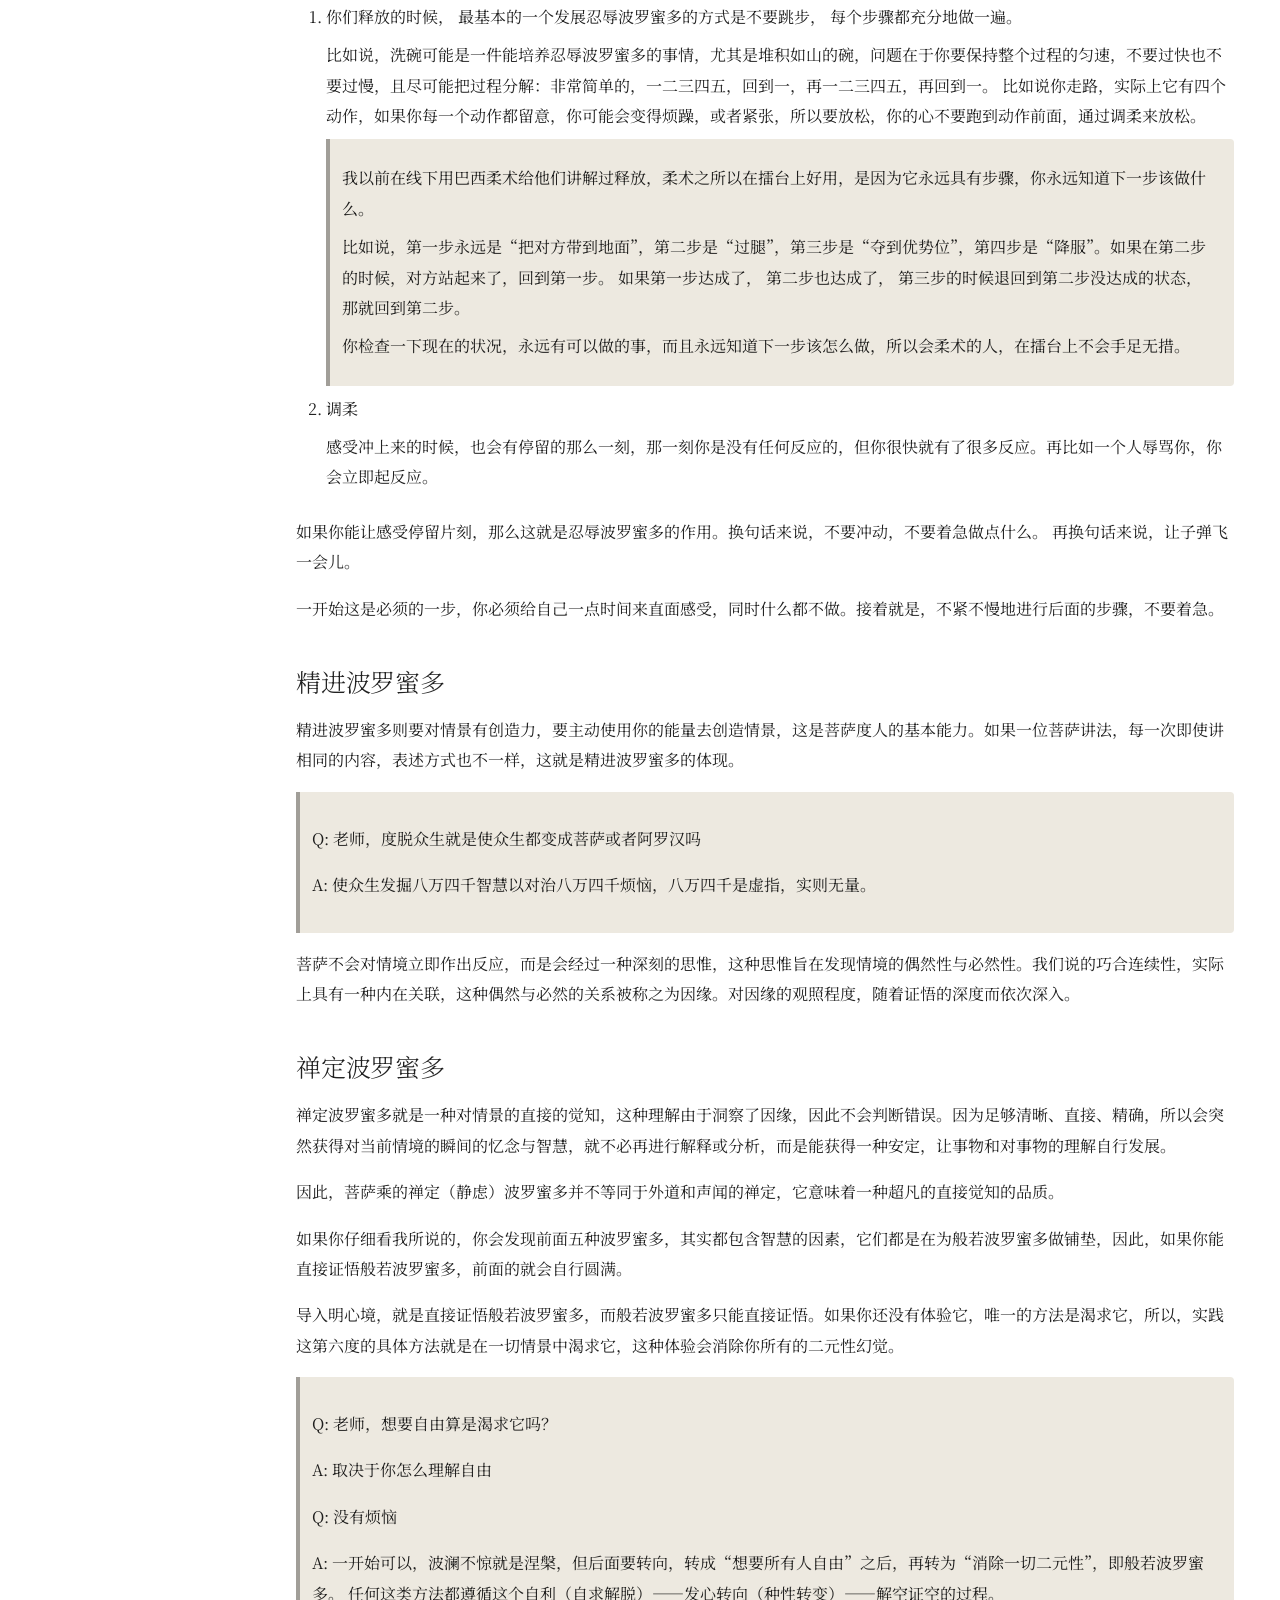
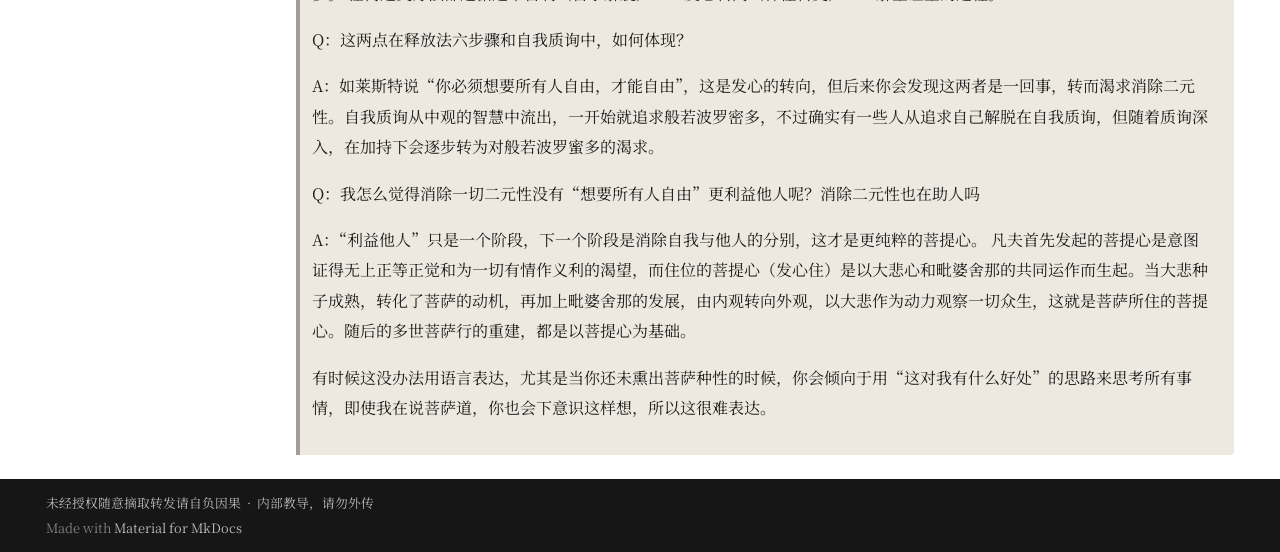
<file: 六度波罗蜜多/index.html>
<!doctype html>
<html lang="zh" class="no-js">
  <head>
    
      <meta charset="utf-8">
      <meta name="viewport" content="width=device-width,initial-scale=1">
      
      
      
        <link rel="canonical" href="https://acarya-vani.github.io/%E5%85%AD%E5%BA%A6%E6%B3%A2%E7%BD%97%E8%9C%9C%E5%A4%9A/">
      
      
        <link rel="prev" href="../%E5%94%AF%E8%AF%86%E5%AD%A6%E4%B8%AD%E7%9A%84%E5%9F%BA%E7%A1%80%E6%A6%82%E5%BF%B5/">
      
      
        <link rel="next" href="../%E4%B8%89%E6%91%A9%E5%9C%B0-sam%C4%81dhi/">
      
      
        
      
      
      <link rel="icon" href="../assets/images/favicon.png">
      <meta name="generator" content="mkdocs-1.6.1, mkdocs-material-9.8.0">
    
    
      
        <title>六度波罗蜜多 - 阿阇黎教言</title>
      
    
    
      <link rel="stylesheet" href="../assets/stylesheets/main.57a0d79d.min.css">
      
        
        <link rel="stylesheet" href="../assets/stylesheets/palette.fb2fffe2.min.css">
      
      


    
    
      
    
    
      
        
        
        <link rel="preconnect" href="https://fonts.gstatic.com" crossorigin>
        <link rel="stylesheet" href="https://fonts.googleapis.com/css?family=Noto+Serif+SC:300,300i,400,400i,700,700i%7CNoto+Sans+Mono:400,400i,700,700i&display=fallback">
        <style>:root{--md-text-font:"Noto Serif SC";--md-code-font:"Noto Sans Mono"}</style>
      
    
    
      <link rel="stylesheet" href="../assets/custom.css">
    
    <script>__md_scope=new URL("..",location),__md_hash=e=>[...e].reduce(((e,_)=>(e<<5)-e+_.charCodeAt(0)),0),__md_get=(e,_=localStorage,t=__md_scope)=>JSON.parse(_.getItem(t.pathname+"."+e)),__md_set=(e,_,t=localStorage,a=__md_scope)=>{try{t.setItem(a.pathname+"."+e,JSON.stringify(_))}catch(e){}}</script>
    
      

    
    
  </head>
  
  
    
    
    
    
    
    <body dir="ltr" data-md-color-scheme="default" data-md-color-primary="custom" data-md-color-accent="custom">
  
    
    <input class="md-toggle" data-md-toggle="drawer" type="checkbox" id="__drawer" autocomplete="off">
    <input class="md-toggle" data-md-toggle="search" type="checkbox" id="__search" autocomplete="off">
    <label class="md-overlay" for="__drawer"></label>
    <div data-md-component="skip">
      
        
        <a href="#_1" class="md-skip">
          跳转至
        </a>
      
    </div>
    <div data-md-component="announce">
      
    </div>
    
    
      

  

<header class="md-header md-header--shadow" data-md-component="header">
  <nav class="md-header__inner md-grid" aria-label="页眉">
    <a href=".." title="阿阇黎教言" class="md-header__button md-logo" aria-label="阿阇黎教言" data-md-component="logo">
      
  
  <svg xmlns="http://www.w3.org/2000/svg" viewBox="0 0 24 24"><path d="M12 8a3 3 0 0 0 3-3 3 3 0 0 0-3-3 3 3 0 0 0-3 3 3 3 0 0 0 3 3m0 3.54C9.64 9.35 6.5 8 3 8v11c3.5 0 6.64 1.35 9 3.54 2.36-2.19 5.5-3.54 9-3.54V8c-3.5 0-6.64 1.35-9 3.54"/></svg>

    </a>
    <label class="md-header__button md-icon" for="__drawer">
      
      <svg xmlns="http://www.w3.org/2000/svg" viewBox="0 0 24 24"><path d="M3 6h18v2H3zm0 5h18v2H3zm0 5h18v2H3z"/></svg>
    </label>
    <div class="md-header__title" data-md-component="header-title">
      <div class="md-header__ellipsis">
        <div class="md-header__topic">
          <span class="md-ellipsis">
            阿阇黎教言
          </span>
        </div>
        <div class="md-header__topic" data-md-component="header-topic">
          <span class="md-ellipsis">
            
              六度波罗蜜多
            
          </span>
        </div>
      </div>
    </div>
    
      
    
    
    
    
      
      
        <label class="md-header__button md-icon" for="__search">
          
          <svg xmlns="http://www.w3.org/2000/svg" viewBox="0 0 24 24"><path d="M9.5 3A6.5 6.5 0 0 1 16 9.5c0 1.61-.59 3.09-1.56 4.23l.27.27h.79l5 5-1.5 1.5-5-5v-.79l-.27-.27A6.52 6.52 0 0 1 9.5 16 6.5 6.5 0 0 1 3 9.5 6.5 6.5 0 0 1 9.5 3m0 2C7 5 5 7 5 9.5S7 14 9.5 14 14 12 14 9.5 12 5 9.5 5"/></svg>
        </label>
        <div class="md-search" data-md-component="search" role="dialog">
  <label class="md-search__overlay" for="__search"></label>
  <div class="md-search__inner" role="search">
    <form class="md-search__form" name="search">
      <input type="text" class="md-search__input" name="query" aria-label="搜索" placeholder="搜索" autocapitalize="off" autocorrect="off" autocomplete="off" spellcheck="false" data-md-component="search-query" required>
      <label class="md-search__icon md-icon" for="__search">
        
        <svg xmlns="http://www.w3.org/2000/svg" viewBox="0 0 24 24"><path d="M9.5 3A6.5 6.5 0 0 1 16 9.5c0 1.61-.59 3.09-1.56 4.23l.27.27h.79l5 5-1.5 1.5-5-5v-.79l-.27-.27A6.52 6.52 0 0 1 9.5 16 6.5 6.5 0 0 1 3 9.5 6.5 6.5 0 0 1 9.5 3m0 2C7 5 5 7 5 9.5S7 14 9.5 14 14 12 14 9.5 12 5 9.5 5"/></svg>
        
        <svg xmlns="http://www.w3.org/2000/svg" viewBox="0 0 24 24"><path d="M20 11v2H8l5.5 5.5-1.42 1.42L4.16 12l7.92-7.92L13.5 5.5 8 11z"/></svg>
      </label>
      <nav class="md-search__options" aria-label="查找">
        
        <button type="reset" class="md-search__icon md-icon" title="清空当前内容" aria-label="清空当前内容" tabindex="-1">
          
          <svg xmlns="http://www.w3.org/2000/svg" viewBox="0 0 24 24"><path d="M19 6.41 17.59 5 12 10.59 6.41 5 5 6.41 10.59 12 5 17.59 6.41 19 12 13.41 17.59 19 19 17.59 13.41 12z"/></svg>
        </button>
      </nav>
      
        <div class="md-search__suggest" data-md-component="search-suggest"></div>
      
    </form>
    <div class="md-search__output">
      <div class="md-search__scrollwrap" tabindex="0" data-md-scrollfix>
        <div class="md-search-result" data-md-component="search-result">
          <div class="md-search-result__meta">
            正在初始化搜索引擎
          </div>
          <ol class="md-search-result__list" role="presentation"></ol>
        </div>
      </div>
    </div>
  </div>
</div>
      
    
    
  </nav>
  
</header>
    
    <div class="md-container" data-md-component="container">
      
      
        
          
        
      
      <main class="md-main" data-md-component="main">
        <div class="md-main__inner md-grid">
          
            
              
              <div class="md-sidebar md-sidebar--primary" data-md-component="sidebar" data-md-type="navigation" >
                <div class="md-sidebar__scrollwrap">
                  <div class="md-sidebar__inner">
                    



  

<nav class="md-nav md-nav--primary md-nav--integrated" aria-label="导航栏" data-md-level="0">
  <label class="md-nav__title" for="__drawer">
    <a href=".." title="阿阇黎教言" class="md-nav__button md-logo" aria-label="阿阇黎教言" data-md-component="logo">
      
  
  <svg xmlns="http://www.w3.org/2000/svg" viewBox="0 0 24 24"><path d="M12 8a3 3 0 0 0 3-3 3 3 0 0 0-3-3 3 3 0 0 0-3 3 3 3 0 0 0 3 3m0 3.54C9.64 9.35 6.5 8 3 8v11c3.5 0 6.64 1.35 9 3.54 2.36-2.19 5.5-3.54 9-3.54V8c-3.5 0-6.64 1.35-9 3.54"/></svg>

    </a>
    阿阇黎教言
  </label>
  
  <ul class="md-nav__list" data-md-scrollfix>
    
      
      
  
  
  
  
    <li class="md-nav__item">
      <a href="../%E5%94%AF%E8%AF%86%E5%AD%A6%E4%B8%AD%E7%9A%84%E5%9F%BA%E7%A1%80%E6%A6%82%E5%BF%B5/" class="md-nav__link">
        
  
  
  <span class="md-ellipsis">
    
  
    唯识学中的基础概念
  

    
  </span>
  
  

      </a>
    </li>
  

    
      
      
  
  
    
  
  
  
    <li class="md-nav__item md-nav__item--active">
      
      <input class="md-nav__toggle md-toggle" type="checkbox" id="__toc">
      
      
        
      
      
        <label class="md-nav__link md-nav__link--active" for="__toc">
          
  
  
  <span class="md-ellipsis">
    
  
    六度波罗蜜多
  

    
  </span>
  
  

          <span class="md-nav__icon md-icon"></span>
        </label>
      
      <a href="./" class="md-nav__link md-nav__link--active">
        
  
  
  <span class="md-ellipsis">
    
  
    六度波罗蜜多
  

    
  </span>
  
  

      </a>
      
        

<nav class="md-nav md-nav--secondary" aria-label="目录">
  
  
  
    
  
  
    <label class="md-nav__title" for="__toc">
      <span class="md-nav__icon md-icon"></span>
      目录
    </label>
    <ul class="md-nav__list" data-md-component="toc" data-md-scrollfix>
      
        <li class="md-nav__item">
  <a href="#_2" class="md-nav__link">
    <span class="md-ellipsis">
      
        戒波罗蜜多
      
    </span>
  </a>
  
</li>
      
        <li class="md-nav__item">
  <a href="#_3" class="md-nav__link">
    <span class="md-ellipsis">
      
        布施波罗蜜多
      
    </span>
  </a>
  
</li>
      
        <li class="md-nav__item">
  <a href="#_4" class="md-nav__link">
    <span class="md-ellipsis">
      
        戒波罗蜜多
      
    </span>
  </a>
  
</li>
      
        <li class="md-nav__item">
  <a href="#_5" class="md-nav__link">
    <span class="md-ellipsis">
      
        忍辱波罗蜜多
      
    </span>
  </a>
  
    <nav class="md-nav" aria-label="忍辱波罗蜜多">
      <ul class="md-nav__list">
        
          <li class="md-nav__item">
  <a href="#_6" class="md-nav__link">
    <span class="md-ellipsis">
      
        释放实践中如何具体发展忍辱波罗蜜多
      
    </span>
  </a>
  
</li>
        
      </ul>
    </nav>
  
</li>
      
        <li class="md-nav__item">
  <a href="#_7" class="md-nav__link">
    <span class="md-ellipsis">
      
        精进波罗蜜多
      
    </span>
  </a>
  
</li>
      
        <li class="md-nav__item">
  <a href="#_8" class="md-nav__link">
    <span class="md-ellipsis">
      
        禅定波罗蜜多
      
    </span>
  </a>
  
</li>
      
    </ul>
  
</nav>
      
    </li>
  

    
      
      
  
  
  
  
    <li class="md-nav__item">
      <a href="../%E4%B8%89%E6%91%A9%E5%9C%B0-sam%C4%81dhi/" class="md-nav__link">
        
  
  
  <span class="md-ellipsis">
    
  
    三摩地 Samādhi
  

    
  </span>
  
  

      </a>
    </li>
  

    
      
      
  
  
  
  
    <li class="md-nav__item">
      <a href="../%E5%A5%A2%E6%91%A9%E4%BB%96-%C5%9Bamatha/" class="md-nav__link">
        
  
  
  <span class="md-ellipsis">
    
  
    奢摩他 Śamatha
  

    
  </span>
  
  

      </a>
    </li>
  

    
      
      
  
  
  
  
    <li class="md-nav__item">
      <a href="../%E6%AF%97%E5%A9%86%E8%88%8D%E9%82%A3-%E5%86%85%E8%A7%82-vipassan%C4%81/" class="md-nav__link">
        
  
  
  <span class="md-ellipsis">
    
  
    毗婆舍那，内观 Vipassanā
  

    
  </span>
  
  

      </a>
    </li>
  

    
      
      
  
  
  
  
    <li class="md-nav__item">
      <a href="../%E4%B8%89%E6%91%A9%E9%92%B5%E5%BA%95-sam%C4%81patti/" class="md-nav__link">
        
  
  
  <span class="md-ellipsis">
    
  
    三摩钵底 Samāpatti
  

    
  </span>
  
  

      </a>
    </li>
  

    
      
      
  
  
  
  
    <li class="md-nav__item">
      <a href="../%E7%A6%85%E9%82%A3-dhy%C4%81na/" class="md-nav__link">
        
  
  
  <span class="md-ellipsis">
    
  
    禅那 Dhyāna
  

    
  </span>
  
  

      </a>
    </li>
  

    
      
      
  
  
  
  
    <li class="md-nav__item">
      <a href="../%E6%AD%A3%E7%AD%89%E6%AD%A3%E8%A7%89-samyak%E1%B9%A3a%E1%B9%83bodhi/" class="md-nav__link">
        
  
  
  <span class="md-ellipsis">
    
  
    正等正觉 Samyakṣaṃbodhi
  

    
  </span>
  
  

      </a>
    </li>
  

    
      
      
  
  
  
  
    <li class="md-nav__item">
      <a href="../%E5%85%AB%E6%AD%A3%E9%81%93/" class="md-nav__link">
        
  
  
  <span class="md-ellipsis">
    
  
    八正道
  

    
  </span>
  
  

      </a>
    </li>
  

    
      
      
  
  
  
  
    <li class="md-nav__item">
      <a href="../%E4%B8%83%E8%A7%89%E6%94%AF/" class="md-nav__link">
        
  
  
  <span class="md-ellipsis">
    
  
    七觉支
  

    
  </span>
  
  

      </a>
    </li>
  

    
  </ul>
</nav>
                  </div>
                </div>
              </div>
            
            
          
          
            <div class="md-content" data-md-component="content">
              
              <article class="md-content__inner md-typeset">
                
                  



<h1 id="_1">六度波罗蜜多</h1>
<p>六​度​波​罗​蜜​多​是​六​种​超​凡​的​品​质，波​罗​蜜​多​是“到​彼​岸”。</p>
<h2 id="_2">戒波罗蜜多</h2>
<p>戒​波​罗​蜜​多​是​一​种​高​度​的​自​律，即​自​我​控​制。这​就​是​奢​摩​他​和​毗​婆​舍​那​的​训​练，当​这​发​展​到​一​定​程​度​时，你​会​获​得​平​静，以​及​对​苦、苦​因、苦​灭、灭​苦​之​道​有​所​洞​察。如​果​你​是​声​闻​种​性，你​会​趋​向​于​灭​苦，如​果​是​菩​萨​种​性，由​于​大​悲​心​的​缘​故，你​会​趋​向​于​令​众​生​解​脱。</p>
<p>如​此​便​能​发​展​菩​萨​第​一​法，布​施​波​罗​蜜​多。</p>
<h2 id="_3">布施波罗蜜多</h2>
<p>布​施​意​味​着​不​占​有，即​是​是​平​静​和​智​慧，也​不​占​有，涅​槃​也​不​占​有，菩​萨​在​所​有​事​情​中​锻​炼​不​占​有。</p>
<p>如​何​是​不​占​有？你​最​心​爱​的​事​物，假​设​突​然​有​一​个​人​向​你​索​要​它，你​能​毫​不​犹​豫​地​给​出，毫​无​留​恋。这​种​程​度​的​不​占​有，才​是​布​施​波​罗​蜜​多，不​占​有​才​是​布​施​波​罗​蜜​多​的​真​意，“给​予”是​不​够​的，“给​予”之​中​还​有​自​我。</p>
<p>在​布​施​波​罗​蜜​多​之​后，发​展​出​不​同​于​声​闻​乘​的​戒​波​罗​蜜​多。</p>
<h2 id="_4">戒波罗蜜多</h2>
<p>声​闻​乘​的​戒，动​机​上​是​为​了​自​身​解​脱，是​为​了​自​己​的​利​益，而​菩​萨​乘​的​戒，是​摄​心​为​戒，转​变​了​动​机，因​此​这​种​自​我​控​制​必​须​观​察​情​境。</p>
<p>菩​萨​乘​对​行​为​的​控​制​必​须​具​有​积​极​性，也​就​是​说，必​须​实​际​了​解​在​一​种​情​境​中，什​么​样​的​行​为​能​够​达​成​最​好​的​结​果，比​如​说​那​个​商​人​佛​弟​子​的​例​子，在​那​种​情​况​下，他​破​了​声​闻​戒，却​持​守​住​了​菩​萨​戒。</p>
<h2 id="_5">忍辱波罗蜜多</h2>
<p>忍​辱​波​罗​蜜​多​也​是​在​观​察​情​境​的​基​础​上​做​的。安​忍，意​味​着​你​在​整​个​氛​围​中​不​突​兀，不​会​格​格​不​入，就​像​本​来​就​应​该​在​那​里​的​元​素​一​样。情​境​的​能​量​有​时​候​很​激​烈，比​如​说​你​在​一​艘​船​上，暴​风​雨​似​乎​要​把​船​掀​翻，你​平​静​地​顺​着​它​晃​动，在​摇​晃​中​获​得​一​种​动​态​的​稳​定，你​与​能​量​共​舞，而​不​是​对​抗，这​是​忍​辱​波​罗​蜜​多​的​意​义，这​样​就​能​有​很​多​开​放​性，有​很​多​弹​性​的​空​间。</p>
<p>目​前，对​你​们​在​实​践​的​方​法​而​言，最​直​接​起​到​作​用​的​波​罗​蜜​多​是​哪​一​个？忍​辱​波​罗​蜜​多。</p>
<p>凡​夫​的​忍​辱​波​罗​蜜​多​不​具​足，因​此​对​见​思​惑​没​有​招​架​之​力，如​果​你​进​入​初​信​位，那​么​就​开​始​有​招​架​之​力​了。 初​信​到​十​信​叫​外​凡​位，所​使​用​的​方​法​叫“伏​忍”，也​是​你​们​从​开​始​修​行，所​要​经​历​的​阶​段，你​和​别​人​使​用​同​样​的​方​法，获​得​不​一​样​的​结​果，完​全​是​因​为​所​处​位​置​不​同。到​每​个​阶​段​往​上​走，都​会​使​你​更​加​游​刃​有​余。</p>
<p>前​四​信​是“力​忍”（需​要​使​用​努​力​或​者​慧​力），五​六​信​是“忘​忍”（心​量​开​放，如​同​虚​空​不​着​物），七​八​信​是“慈​忍”（以​慈​爱​之​心），九​十​信​是“寂​忍”（定​慧​力​自​然​消​融）。心​量​开​放，烦​恼​像​微​风​吹​过​一​样​不​留​痕​迹，所​以​叫​忘， 定​慧​力​将​烦​恼​自​然​消​融，是​以​妙​奢​摩​它​力​消​融​烦​恼，所​以​叫​寂。</p>
<ul>
<li>
<p>初​信​叫“信​心”，它​的​核​心​特​征，是​对​因​果​有​所​觉​知，也​就​是​说，当​事​情​发​生​时，你​能​清​晰​知​道​它​导​向​的​结​果，因​此​能​够​产​生​一​种​对​现​状​的“忍”。</p>
</li>
<li>
<p>初​信​位​是​深​信​因​果，很​多​人​这​一​步​都​不​牢​固。 有​些​人​在​未​深​信​因​果​的​基​础​上​发​展​觉​知，这​很​常​见，有​些​甚​至​发​展​出​空​观，用​空​观​破​除​因​果，造​下​无​边​罪​业。</p>
<p>深信因果， 最基本的一点是， 你对别人做的无论是善业还是恶业最终会回到自己身上，深信这一点，绝不动摇，就是“信心”。 初信位是彻底消除了侥幸心理，这是通过修行做到的。</p>
</li>
<li>
<p>二​信​叫“念​心”，能​够​忆​念​起​重​要​的​教​义，或​者​诸​佛​功​德，以​此​来​产​生​一​种​正​念，对​烦​恼​迅​速​升​起​一​种​基​于​正​确​觉​知​的“忍”。</p>
</li>
</ul>
<p>譬​如​说，在​生​起​情​绪​的​那​一​刹​那，立​即​想​起​释​放，就​是​处​在​这​个“念​心”中。如​果​你​不​在​二​信​位，你​不​会​立​即​想​起，你​会​经​过​至​少​六​十​个​刹​那​才​想​起。</p>
<ul>
<li>三​信​位​叫​作“精​进​心”，即​勇​猛​修​诸​善​法。那​种​消​极​的“忍”转​化​为​一​种​积​极​性​的“忍”，也​就​是​有 virya（精​进、能​量、活​力）注​入​其​中，对​烦​恼​能​够​主​动​面​对、主​动​断​除。</li>
</ul>
<p>也​就​是​说​在​三​信​位​你​不​用​被​动​等​待​感​受​浮​现， 你​像​是​拿​着​手​术​刀​的​医​生， 主​动​深​入​探​索， 消​除​习​气。 在​进​入​此​位​之​前，你​没​有​这​种​稳​定​的​能​力，你​可​能​能​主​动​做​几​次，但​无​法​像​三​信​位​那​样​始​终​有​主​动​权。</p>
<p>因​为​三​信​位​的​前​提​是​具​备​二​信​位​的​能​力，而​在​二​信​位，你​的​正​念​始​终​能​够​相​续​不​断，这​就​给​了​你​三​信​位​的​主​动​权​提​供​了​基​础。</p>
<ul>
<li>四​信​位​是​慧​心，空​慧​开​始​发​生，能​够​较​清​晰​地​分​离“我”和​烦​恼，也​就​是​说，能​够​在​烦​恼​现​起​的​时​候​迅​速​观​察​到​它​的​空​幻​不​实，虽​然​不​是​立​即，但​也​可​以​用​此​空​观​之​力​制​服​烦​恼。</li>
</ul>
<p>在​这​里，其​实​你​的​释​放​更​像​是“切​换​状​态”。在​具​备​空​观​之​前，释​放​三​个​欲​望​对​你​来​说​是​一​个​需​要​忆​念​来​唤​起​的​过​程，但​在​具​备​空​观​之​后，知​幻​即​离。</p>
<p>这​个​就​是​莱​斯​特​对​海​尔​说​的，“当​你​真​的​掌​握​了​这​些​教​导​之​后，这​个​方​法​会​进​阶（advance）”，只​不​过​海​尔​理​解​错​了，他​以​为​是​让​他​修​改​方​法。</p>
<p>真​正​的​进​阶​在​于，你​现​在​去​面​对​三​个​基​本​欲​望，还​有​粗​糙​感，但​是​在​你​具​备​空​观​之​后，想​要​被​认​同​完​全​无​法​在​意​识​中​被​保​持​一​瞬​间，因​为“我”和​想​法、感​受​被​明​确​分​析​开​来，它​们​是​分​开​的。</p>
<blockquote>
<p>Q: 粗​糙​感​是​指​什​么</p>
<p>A: 你​现​在​处​理​感​受​的​时​候，你​要​先“回​忆”起​来“感​受​只​是​感​受，他​们​不​是​我 blabla”，然​后​去​让​自​己​尽​力​安​忍​地​去​感​受​你​的​感​觉，这​就​是​我​说​的​粗​糙​感。</p>
<p>但​是​当​你​建​立​了​析​空​观，这​个​过​程​就​会​变​得​没​有​阻​碍，当​你​看​到​的​时​候，“我”、“感​受”本​就​是​分​开​的，因​此​到​这​里​之​后，这​个​方​法​对​你​来​说​就​没​有​技​巧​可​言​了。</p>
</blockquote>
<ul>
<li>五​信​位​叫“定​心”，这​意​味​着​奢​摩​它​被​建​立​起​来，精​确​和​安​定​被​建​立​起​来，也​就​是​说，你​将​会​对​每​一​个​行​为​都​能​精​确​地​理​解​它​的​意​义。</li>
</ul>
<p>莱​斯​特​曾​经​说“如​果​你​真​的​想​要​自​由，那​么​你​每​一​个​行​为​都​会​朝​向​自​由”，但​是​如​果​你​不​能​精​确​地​理​解​每​一​个​行​为，你​无​法​知​道​你​的​行​为​是​朝​向​自​由​还​是​束​缚。</p>
<ul>
<li>六​信​位​叫“不​退​心”，也​就​是​对​空​性​信​解​坚​固，即​使​遭​遇​极​大​逆​缘（如​生​命​威​胁）时，信​心​与​忍​力​绝​不​退​转，能​坚​定​安​住​菩​萨​道，因​此​逆​缘​反​而​成​为​增​上​缘。</li>
</ul>
<p>在​这​个​阶​段，你​可​以​直​接​面​对​死​亡​的​恐​惧，且​完​全​不​会​退​缩。</p>
<ul>
<li>
<p>七​信​位​是​回​向​心，有​布​施​波​罗​蜜​多​的​进​入，将​所​作​一​切​修​行​功​德​皆​回​向​众​生，不​占​有（无​私）被​发​展​得​相​当​成​熟，忍​辱​波​罗​蜜​多​也​就​成​为​一​种​类​似​于“爱​你​的​仇​敌”的​安​忍。</p>
</li>
<li>
<p>八​信​位​叫“护​法​心”，此​时​的​忍​辱​波​罗​蜜​多​将​发​展​出​它​的​另​一​面，驱​邪​显​正，为​护​持​正​法，能​受​讥​谤、灾​祸，心​中​毫​无​退​却。</p>
</li>
<li>
<p>九​信​位​是​戒​心， 持​戒​清​净， 微​细​惑​皆​能​觉​知， 此​时​的​忍​是​任​运​不​犯 （任​其​自​然​也​不​会​伤​害​他​人） ，嗔​毒​种​子​虽​未​断，但​身​口​七​支​已​能​完​全​清​净，连​恶​口、怒​形​都​自​然​绝​迹。</p>
</li>
<li>
<p>十​信​是“愿​心”，大​愿​坚​固，誓​入​生​死。忍​辱​转​为​大​悲​之​忍，为​兑​现​度​生​悲​愿，主​动​承​受​一​切​难​忍​之​境，此​位​圆​满​时，见​思​惑​被​基​本​完​全​伏​住（如​石​压​草，虽​未​根​除​但​已​不​动）。</p>
</li>
</ul>
<h3 id="_6">释放实践中如何具体发展忍辱波罗蜜多</h3>
<p>忍​辱​波​罗​蜜​多​是​耐​心，是​安​定、放​松、耐​心​地​直​面​事​物。你​如​果​不​发​展​出​部​分​忍​辱​波​罗​蜜​多，你​是​无​法​太​顺​畅​地​释​放​欲​望​的，我​之​所​以​这​么​说，是​因​为​如​果​你​有​了​耐​心，你​会​发​现​想​要​控​制​对​你​来​说​会​非​常​具​体。 释​放​想​要​控​制​意​味​着​一​种​出​离，如​果​你​还​有​微​弱​地​想​要​改​变​现​状​的​欲​望，那​么​你​无​法​获​得​完​全​的​安​定​和​放​松，你​放​下​它，获​得​耐​心，这​是​一​回​事。</p>
<ol>
<li>
<p>你​们​释​放​的​时​候， 最​基​本​的​一​个​发​展​忍​辱​波​罗​蜜​多​的​方​式​是​不​要​跳​步， 每​个​步​骤​都​充​分​地​做​一​遍。</p>
<p>比如说，洗碗可能是一件能培养忍辱波罗蜜多的事情，尤其是堆积如山的碗，问题在于你要保持整个过程的匀速，不要过快也不要过慢，且尽可能把过程分解：非常简单的，一二三四五，回到一，再一二三四五，再回到一。 比如说你走路，实际上它有四个动作，如果你每一个动作都留意，你可能会变得烦躁，或者紧张，所以要放松，你的心不要跑到动作前面，通过调柔来放松。</p>
<blockquote>
<p>我以前在线下用巴西柔术给他们讲解过释放，柔术之所以在擂台上好用，是因为它永远具有步骤，你永远知道下一步该做什么。</p>
<p>比如说，第一步永远是“把对方带到地面”，第二步是“过腿”，第三步是“夺到优势位”，第四步是“降服”。如果在第二步的时候，对方站起来了，回到第一步。 如果第一步达成了， 第二步也达成了， 第三步的时候退回到第二步没达成的状态， 那就回到第二步。</p>
<p>你检查一下现在的状况，永远有可以做的事，而且永远知道下一步该怎么做，所以会柔术的人，在擂台上不会手足无措。</p>
</blockquote>
</li>
<li>
<p>调​柔</p>
<p>感受冲上来的时候，也会有停留的那么一刻，那一刻你是没有任何反应的，但你很快就有了很多反应。再比如一个人辱骂你，你会立即起反应。</p>
</li>
</ol>
<p>如​果​你​能​让​感​受​停​留​片​刻，那​么​这​就​是​忍​辱​波​罗​蜜​多​的​作​用。换​句​话​来​说，不​要​冲​动，不​要​着​急​做​点​什​么。 再​换​句​话​来​说，让​子​弹​飞​一​会​儿。</p>
<p>一​开​始​这​是​必​须​的​一​步，你​必​须​给​自​己​一​点​时​间​来​直​面​感​受，同​时​什​么​都​不​做。接​着​就​是，不​紧​不​慢​地​进​行​后​面​的​步​骤，不​要​着​急。</p>
<h2 id="_7">精进波罗蜜多</h2>
<p>精​进​波​罗​蜜​多​则​要​对​情​景​有​创​造​力，要​主​动​使​用​你​的​能​量​去​创​造​情​景，这​是​菩​萨​度​人​的​基​本​能​力。如​果​一​位​菩​萨​讲​法，每​一​次​即​使​讲​相​同​的​内​容，表​述​方​式​也​不​一​样，这​就​是​精​进​波​罗​蜜​多​的​体​现。</p>
<blockquote>
<p>Q: 老​师，度​脱​众​生​就​是​使​众​生​都​变​成​菩​萨​或​者​阿​罗​汉​吗</p>
<p>A: 使​众​生​发​掘​八​万​四​千​智​慧​以​对​治​八​万​四​千​烦​恼，八​万​四​千​是​虚​指，实​则​无​量。</p>
</blockquote>
<p>菩​萨​不​会​对​情​境​立​即​作​出​反​应，而​是​会​经​过​一​种​深​刻​的​思​惟，这​种​思​惟​旨​在​发​现​情​境​的​偶​然​性​与​必​然​性。我​们​说​的​巧​合​连​续​性，实​际​上​具​有​一​种​内​在​关​联，这​种​偶​然​与​必​然​的​关​系​被​称​之​为​因​缘。对​因​缘​的​观​照​程​度，随​着​证​悟​的​深​度​而​依​次​深​入。</p>
<h2 id="_8">禅定波罗蜜多</h2>
<p>禅​定​波​罗​蜜​多​就​是​一​种​对​情​景​的​直​接​的​觉​知，这​种​理​解​由​于​洞​察​了​因​缘，因​此​不​会​判​断​错​误。因​为​足​够​清​晰、直​接、精​确，所​以​会​突​然​获​得​对​当​前​情​境​的​瞬​间​的​忆​念​与​智​慧，就​不​必​再​进​行​解​释​或​分​析，而​是​能​获​得​一​种​安​定，让​事​物​和​对​事​物​的​理​解​自​行​发​展。</p>
<p>因​此，菩​萨​乘​的​禅​定（静​虑）波​罗​蜜​多​并​不​等​同​于​外​道​和​声​闻​的​禅​定，它​意​味​着​一​种​超​凡​的​直​接​觉​知​的​品​质。</p>
<p>如​果​你​仔​细​看​我​所​说​的，你​会​发​现​前​面​五​种​波​罗​蜜​多，其​实​都​包​含​智​慧​的​因​素，它​们​都​是​在​为​般​若​波​罗​蜜​多​做​铺​垫，因​此，如​果​你​能​直​接​证​悟​般​若​波​罗​蜜​多，前​面​的​就​会​自​行​圆​满。</p>
<p>导​入​明​心​境，就​是​直​接​证​悟​般​若​波​罗​蜜​多，而​般​若​波​罗​蜜​多​只​能​直​接​证​悟。如​果​你​还​没​有​体​验​它，唯​一​的​方​法​是​渴​求​它，所​以，实​践​这​第​六​度​的​具​体​方​法​就​是​在​一​切​情​景​中​渴​求​它，这​种​体​验​会​消​除​你​所​有​的​二​元​性​幻​觉。</p>
<blockquote>
<p>Q: 老​师，想​要​自​由​算​是​渴​求​它​吗？</p>
<p>A: 取​决​于​你​怎​么​理​解​自​由</p>
<p>Q: 没​有​烦​恼</p>
<p>A: 一​开​始​可​以，波​澜​不​惊​就​是​涅​槃，但​后​面​要​转​向，转​成“想​要​所​有​人​自​由”之​后，再​转​为“消​除​一​切​二​元​性”，即​般​若​波​罗​蜜​多。 任​何​这​类​方​法​都​遵​循​这​个​自​利（自​求​解​脱）——发​心​转​向（种​性​转​变）——解​空​证​空​的​过​程。</p>
<p>Q：这​两​点​在​释​放​法​六​步​骤​和​自​我​质​询​中，如​何​体​现？</p>
<p>A：如​莱​斯​特​说“你​必​须​想​要​所​有​人​自​由，才​能​自​由”，这​是​发​心​的​转​向，但​后​来​你​会​发​现​这​两​者​是​一​回​事，转​而​渴​求​消​除​二​元​性。自​我​质​询​从​中​观​的​智​慧​中​流​出，一​开​始​就​追​求​般​若​波​罗​密​多，不​过​确​实​有​一​些​人​从​追​求​自​己​解​脱​在​自​我​质​询，但​随​着​质​询​深​入，在​加​持​下​会​逐​步​转​为​对​般​若​波​罗​蜜​多​的​渴​求。</p>
<p>Q：我​怎​么​觉​得​消​除​一​切​二​元​性​没​有“想​要​所​有​人​自​由”更​利​益​他​人​呢？消​除​二​元​性​也​在​助​人​吗</p>
<p>A：“利​益​他​人”只​是​一​个​阶​段，下​一​个​阶​段​是​消​除​自​我​与​他​人​的​分​别，这​才​是​更​纯​粹​的​菩​提​心。 凡​夫​首​先​发​起​的​菩​提​心​是​意​图​证​得​无​上​正​等​正​觉​和​为​一​切​有​情​作​义​利​的​渴​望，而​住​位​的​菩​提​心（发​心​住）是​以​大​悲​心​和​毗​婆​舍​那​的​共​同​运​作​而​生​起。当​大​悲​种​子​成​熟，转​化​了​菩​萨​的​动​机，再​加​上​毗​婆​舍​那​的​发​展，由​内​观​转​向​外​观，以​大​悲​作​为​动​力​观​察​一​切​众​生，这​就​是​菩​萨​所​住​的​菩​提​心。随​后​的​多​世​菩​萨​行​的​重​建，都​是​以​菩​提​心​为​基​础。</p>
<p>有​时​候​这​没​办​法​用​语​言​表​达，尤​其​是​当​你​还​未​熏​出​菩​萨​种​性​的​时​候，你​会​倾​向​于​用“这​对​我​有​什​么​好​处”的​思​路​来​思​考​所​有​事​情，即​使​我​在​说​菩​萨​道，你​也​会​下​意​识​这​样​想，所​以​这​很​难​表​达。</p>
</blockquote>







  
  






                
              </article>
            </div>
          
          
<script>var target=document.getElementById(location.hash.slice(1));target&&target.name&&(target.checked=target.name.startsWith("__tabbed_"))</script>
        </div>
        
          <button type="button" class="md-top md-icon" data-md-component="top" hidden>
  
  <svg xmlns="http://www.w3.org/2000/svg" viewBox="0 0 24 24"><path d="M13 20h-2V8l-5.5 5.5-1.42-1.42L12 4.16l7.92 7.92-1.42 1.42L13 8z"/></svg>
  回到页面顶部
</button>
        
      </main>
      
        <footer class="md-footer">
  
  <div class="md-footer-meta md-typeset">
    <div class="md-footer-meta__inner md-grid">
      <div class="md-copyright">
  
    <div class="md-copyright__highlight">
      未经授权随意摘取转发请自负因果 &nbsp;·&nbsp; 内部教导，请勿外传
    </div>
  
  
    Made with
    <a href="https://squidfunk.github.io/mkdocs-material/" target="_blank" rel="noopener">
      Material for MkDocs
    </a>
  
</div>
      
    </div>
  </div>
</footer>
      
    </div>
    <div class="md-dialog" data-md-component="dialog">
      <div class="md-dialog__inner md-typeset"></div>
    </div>
    
    
    
      
      
      <script id="__config" type="application/json">{"annotate": null, "base": "..", "features": ["navigation.sections", "navigation.top", "toc.integrate", "search.highlight", "search.suggest"], "search": "../assets/javascripts/workers/search.a7633da7.min.js", "tags": null, "translations": {"clipboard.copied": "\u5df2\u590d\u5236", "clipboard.copy": "\u590d\u5236", "search.result.more.one": "\u5728\u8be5\u9875\u4e0a\u8fd8\u6709 1 \u4e2a\u7b26\u5408\u6761\u4ef6\u7684\u7ed3\u679c", "search.result.more.other": "\u5728\u8be5\u9875\u4e0a\u8fd8\u6709 # \u4e2a\u7b26\u5408\u6761\u4ef6\u7684\u7ed3\u679c", "search.result.none": "\u6ca1\u6709\u627e\u5230\u7b26\u5408\u6761\u4ef6\u7684\u7ed3\u679c", "search.result.one": "\u627e\u5230 1 \u4e2a\u7b26\u5408\u6761\u4ef6\u7684\u7ed3\u679c", "search.result.other": "# \u4e2a\u7b26\u5408\u6761\u4ef6\u7684\u7ed3\u679c", "search.result.placeholder": "\u952e\u5165\u4ee5\u5f00\u59cb\u641c\u7d22", "search.result.term.missing": "\u7f3a\u5c11", "select.version": "\u9009\u62e9\u5f53\u524d\u7248\u672c"}, "version": null}</script>
    
    
      <script src="../assets/javascripts/bundle.c21346df.min.js"></script>
      
        <script src="../assets/pdf-download.js"></script>
      
    
  </body>
</html>
</file>
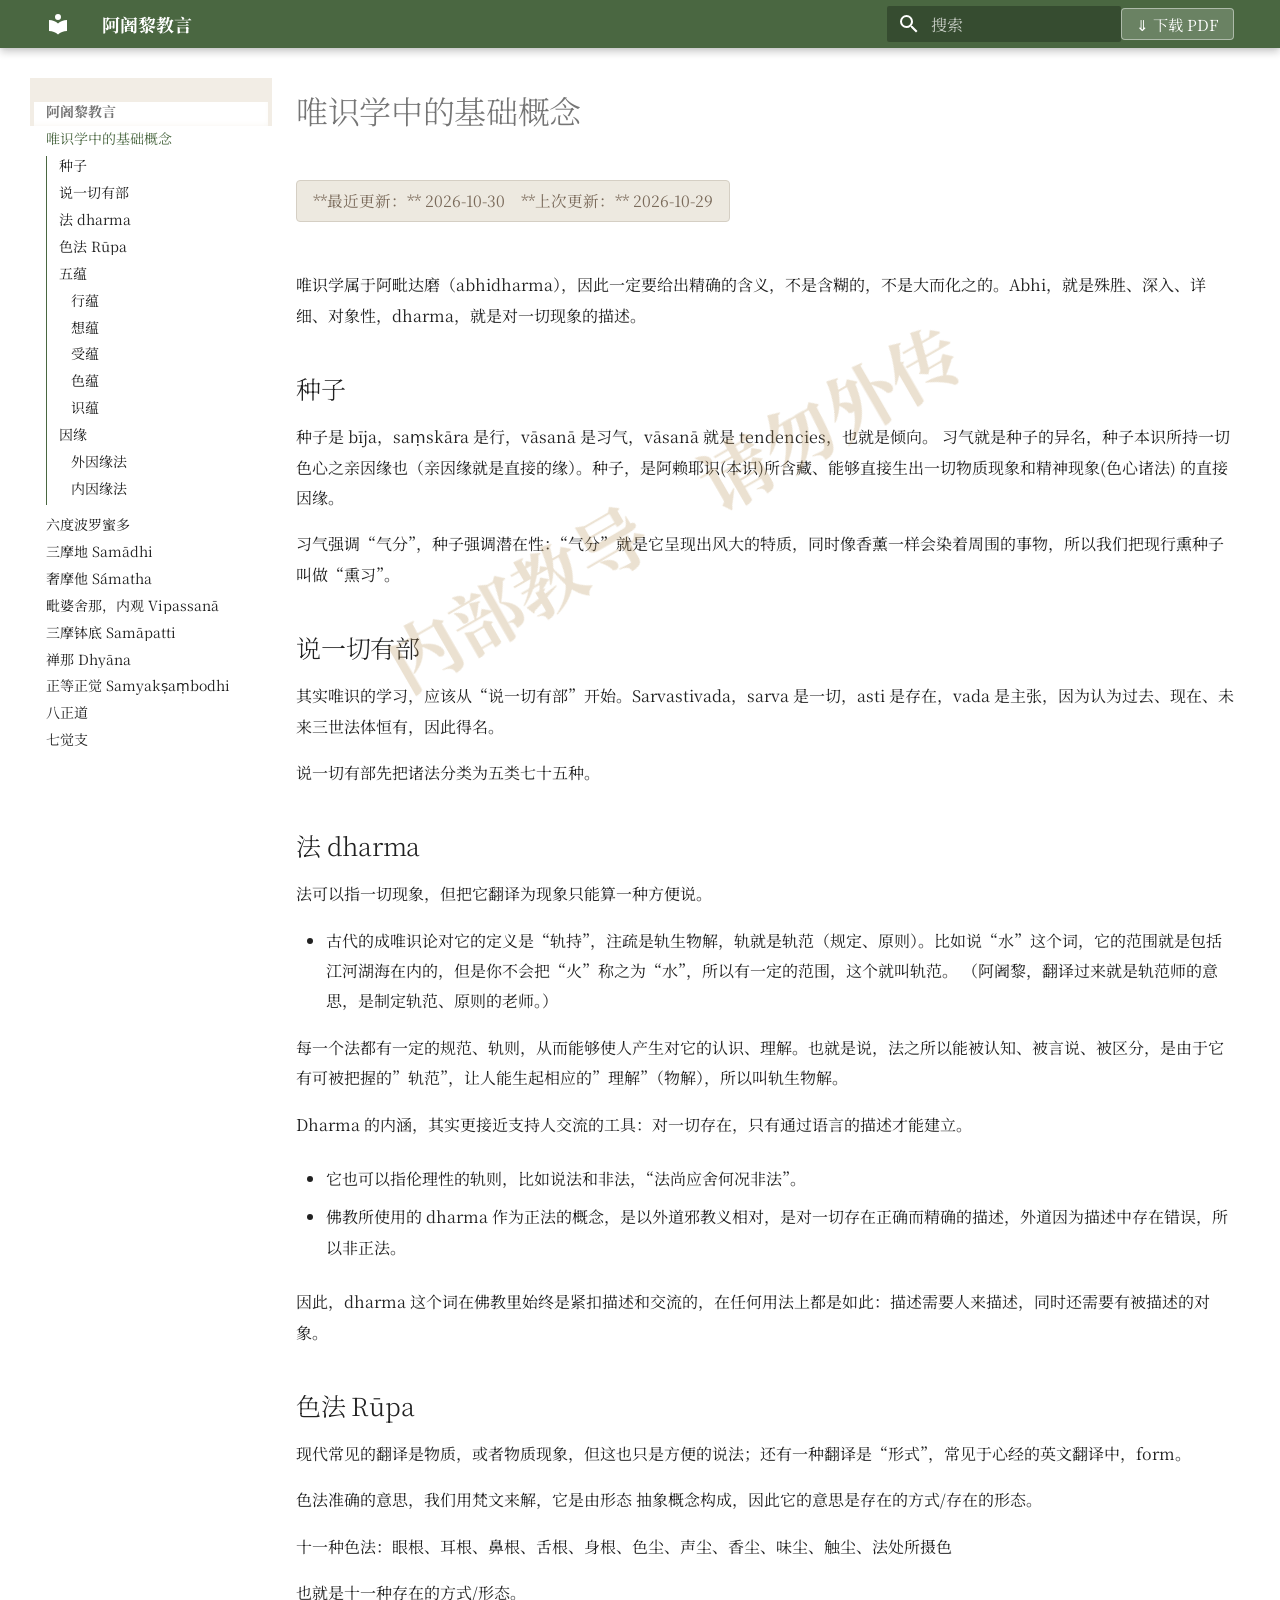
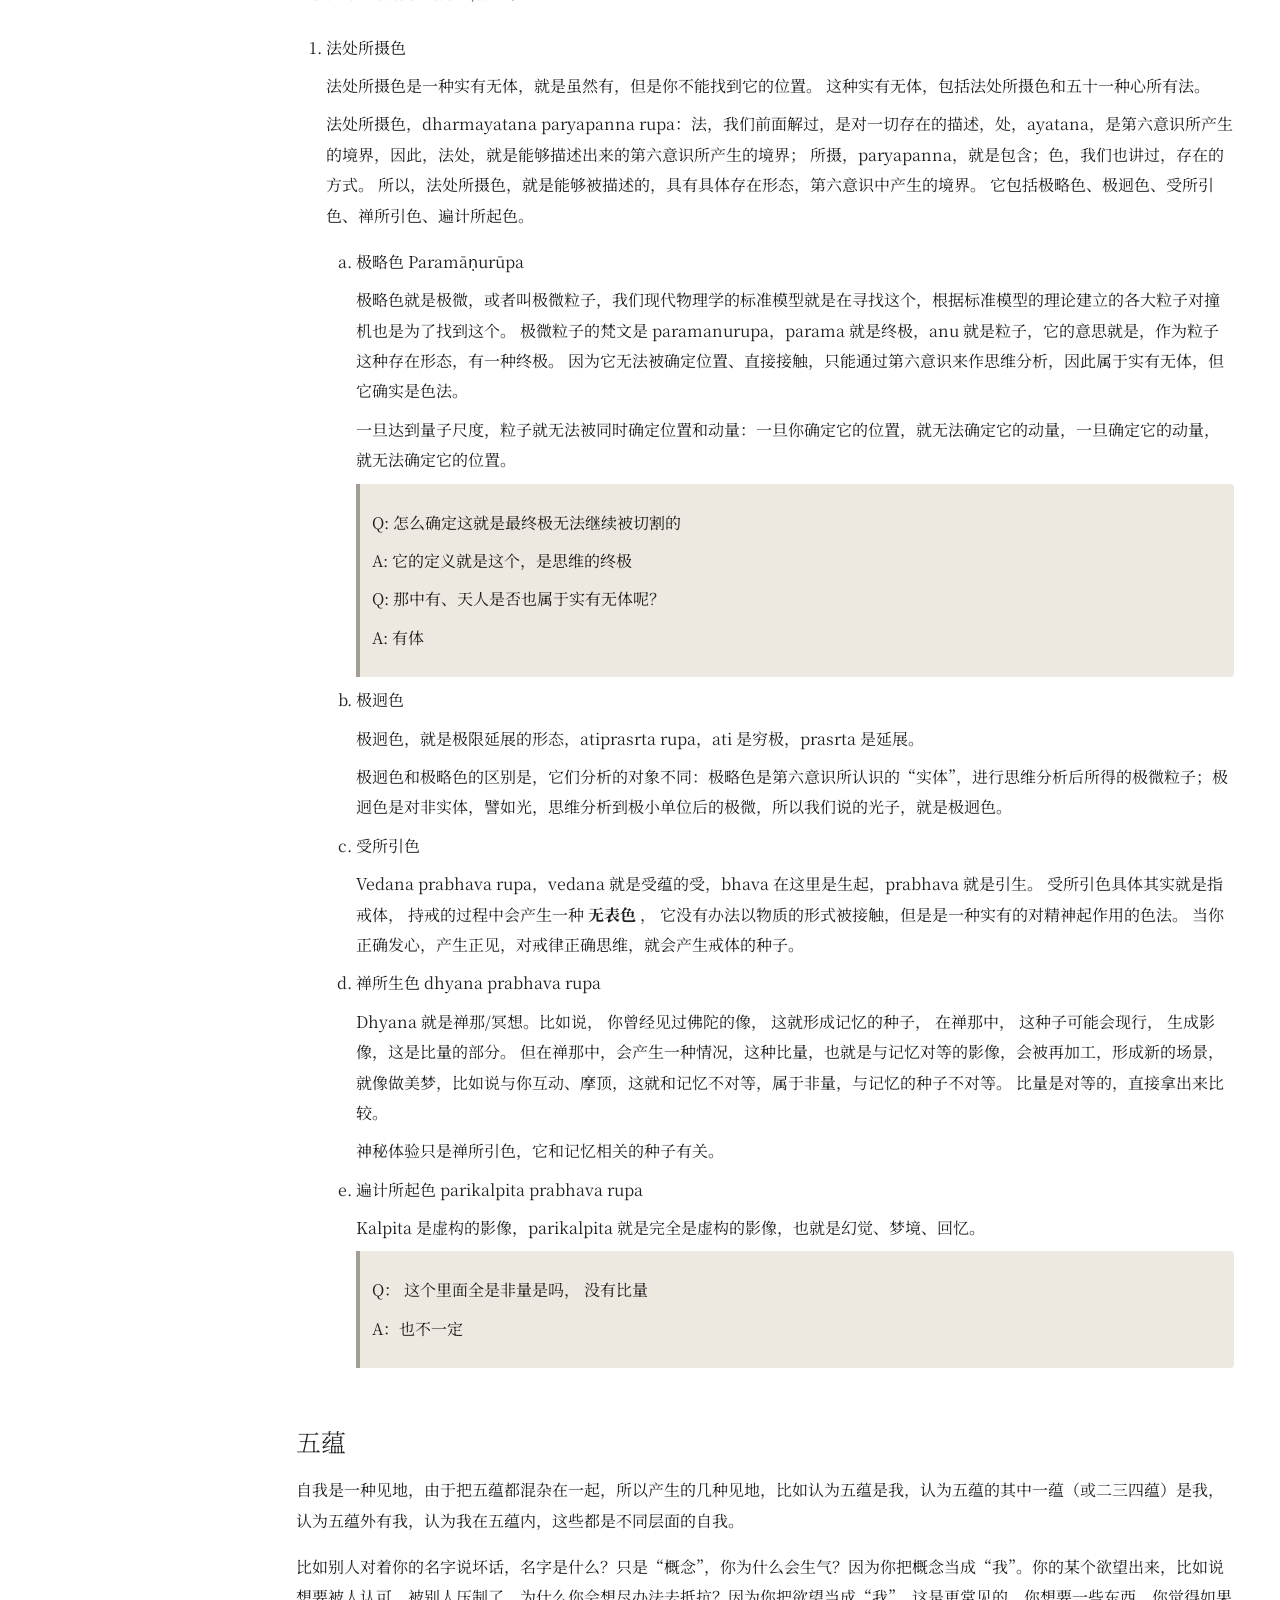
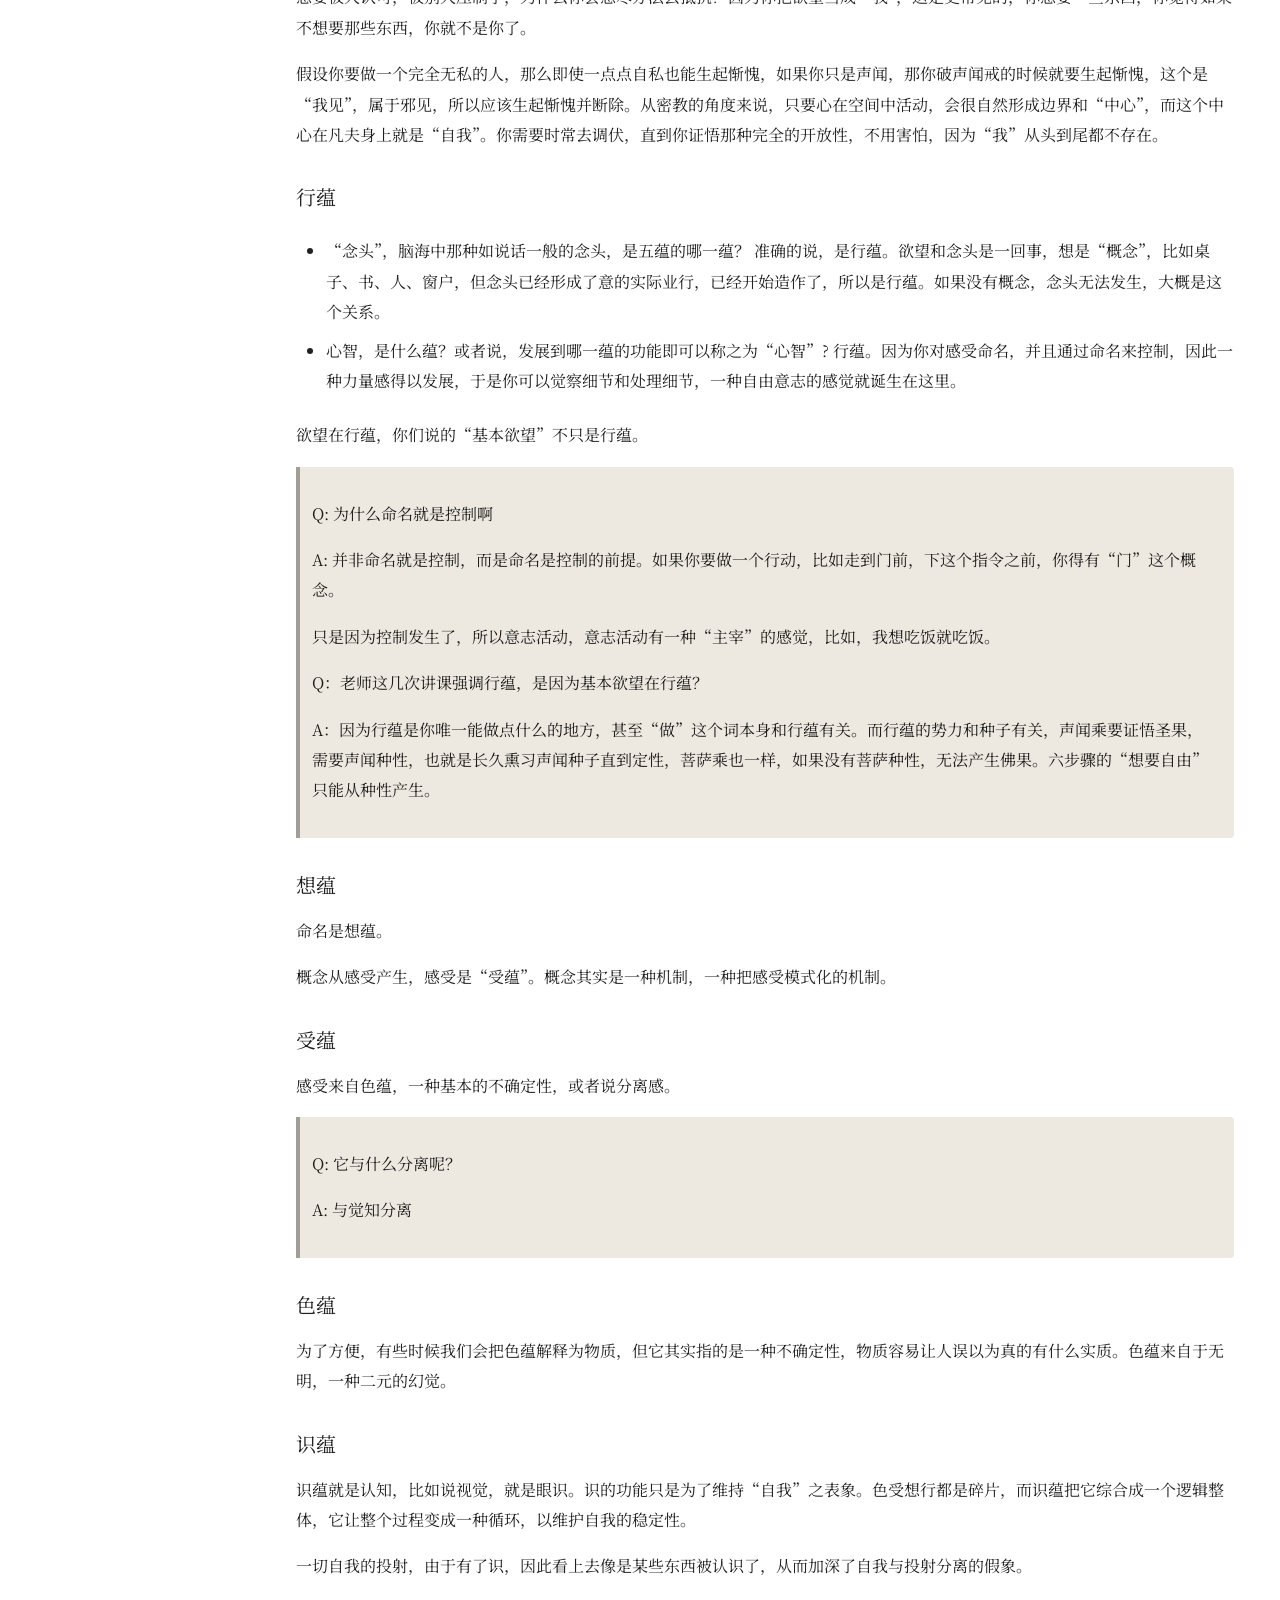
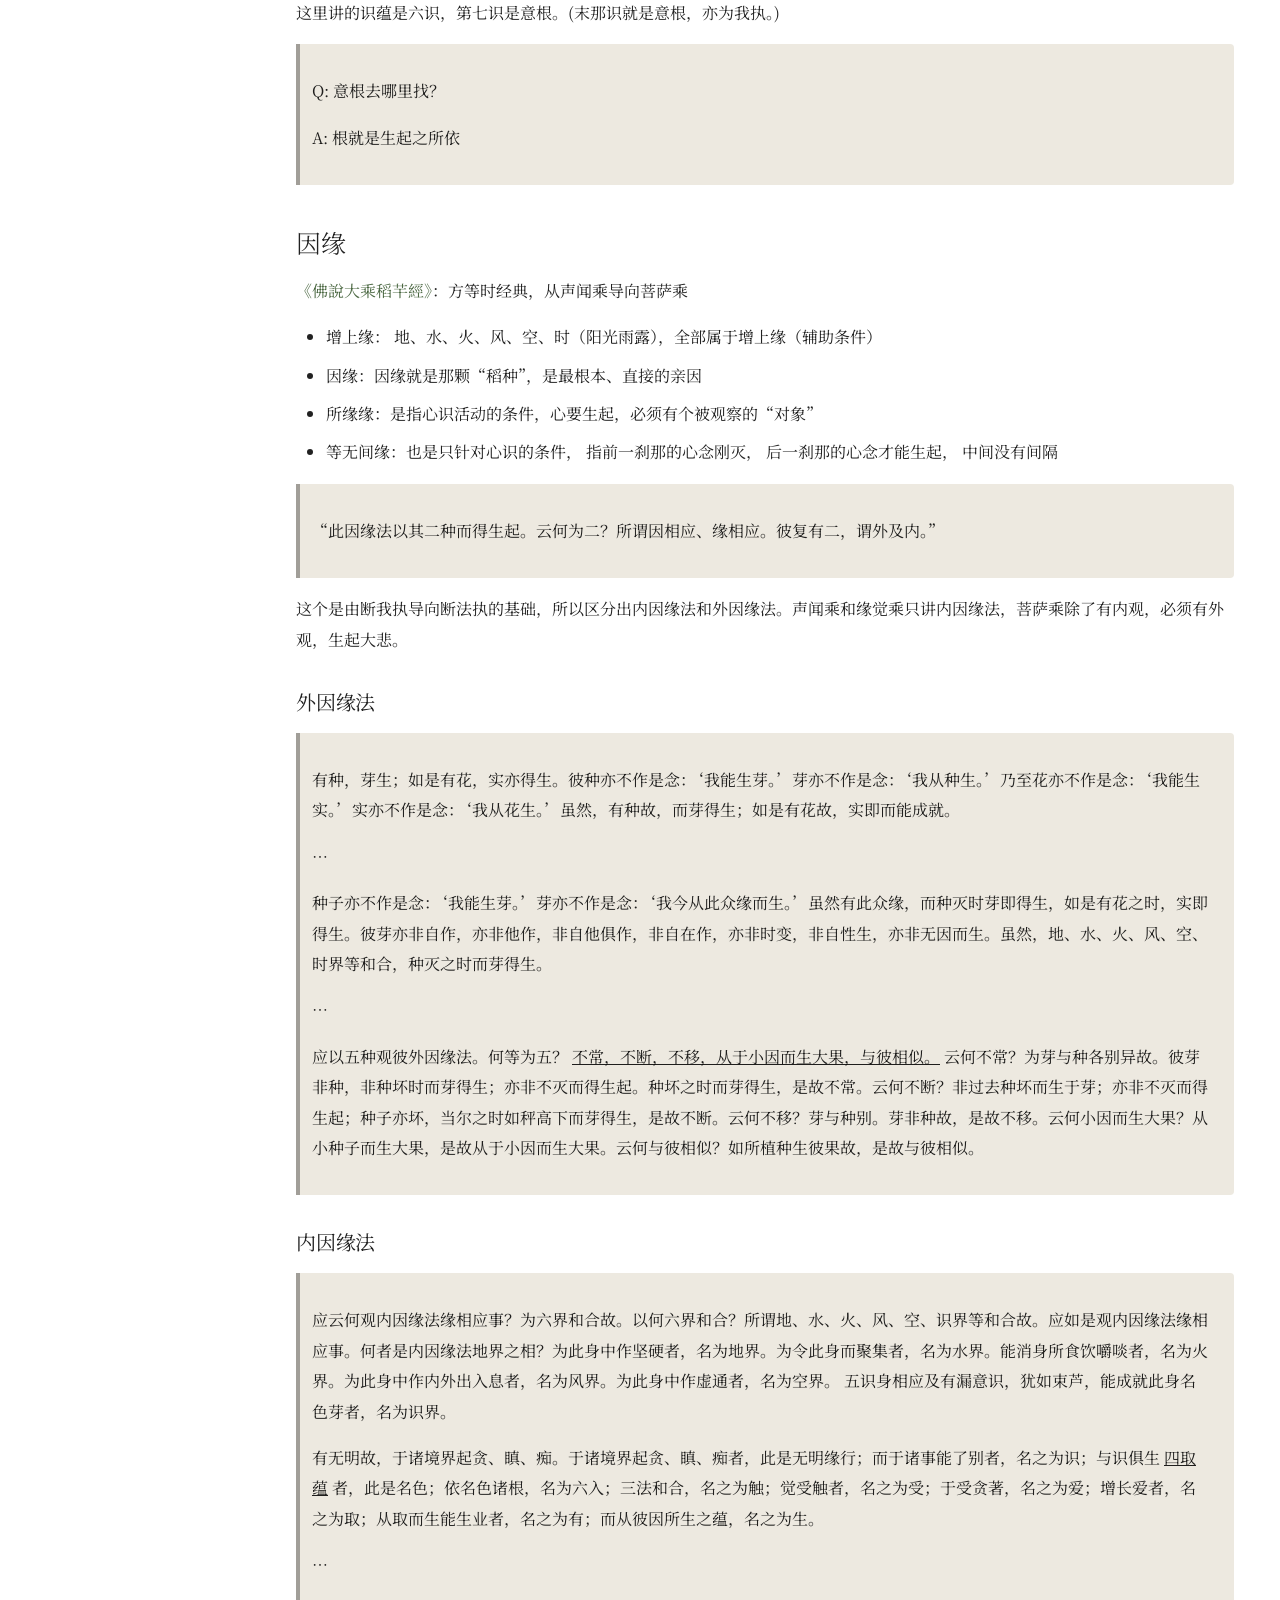
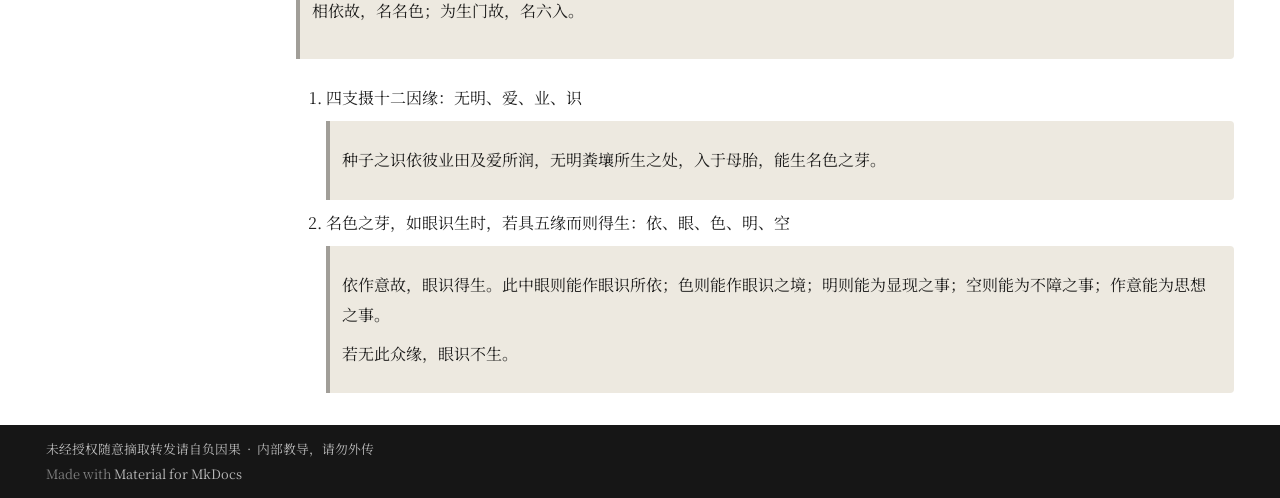
<file: 唯识学中的基础概念/index.html>
<!doctype html>
<html lang="zh" class="no-js">
  <head>
    
      <meta charset="utf-8">
      <meta name="viewport" content="width=device-width,initial-scale=1">
      
      
      
        <link rel="canonical" href="https://acarya-vani.github.io/%E5%94%AF%E8%AF%86%E5%AD%A6%E4%B8%AD%E7%9A%84%E5%9F%BA%E7%A1%80%E6%A6%82%E5%BF%B5/">
      
      
      
        <link rel="next" href="../%E5%85%AD%E5%BA%A6%E6%B3%A2%E7%BD%97%E8%9C%9C%E5%A4%9A/">
      
      
        
      
      
      <link rel="icon" href="../assets/images/favicon.png">
      <meta name="generator" content="mkdocs-1.6.1, mkdocs-material-9.8.0">
    
    
      
        <title>唯识学中的基础概念 - 阿阇黎教言</title>
      
    
    
      <link rel="stylesheet" href="../assets/stylesheets/main.57a0d79d.min.css">
      
        
        <link rel="stylesheet" href="../assets/stylesheets/palette.fb2fffe2.min.css">
      
      


    
    
      
    
    
      
        
        
        <link rel="preconnect" href="https://fonts.gstatic.com" crossorigin>
        <link rel="stylesheet" href="https://fonts.googleapis.com/css?family=Noto+Serif+SC:300,300i,400,400i,700,700i%7CNoto+Sans+Mono:400,400i,700,700i&display=fallback">
        <style>:root{--md-text-font:"Noto Serif SC";--md-code-font:"Noto Sans Mono"}</style>
      
    
    
      <link rel="stylesheet" href="../assets/custom.css">
    
    <script>__md_scope=new URL("..",location),__md_hash=e=>[...e].reduce(((e,_)=>(e<<5)-e+_.charCodeAt(0)),0),__md_get=(e,_=localStorage,t=__md_scope)=>JSON.parse(_.getItem(t.pathname+"."+e)),__md_set=(e,_,t=localStorage,a=__md_scope)=>{try{t.setItem(a.pathname+"."+e,JSON.stringify(_))}catch(e){}}</script>
    
      

    
    
  </head>
  
  
    
    
    
    
    
    <body dir="ltr" data-md-color-scheme="default" data-md-color-primary="custom" data-md-color-accent="custom">
  
    
    <input class="md-toggle" data-md-toggle="drawer" type="checkbox" id="__drawer" autocomplete="off">
    <input class="md-toggle" data-md-toggle="search" type="checkbox" id="__search" autocomplete="off">
    <label class="md-overlay" for="__drawer"></label>
    <div data-md-component="skip">
      
        
        <a href="#_1" class="md-skip">
          跳转至
        </a>
      
    </div>
    <div data-md-component="announce">
      
    </div>
    
    
      

  

<header class="md-header md-header--shadow" data-md-component="header">
  <nav class="md-header__inner md-grid" aria-label="页眉">
    <a href=".." title="阿阇黎教言" class="md-header__button md-logo" aria-label="阿阇黎教言" data-md-component="logo">
      
  
  <svg xmlns="http://www.w3.org/2000/svg" viewBox="0 0 24 24"><path d="M12 8a3 3 0 0 0 3-3 3 3 0 0 0-3-3 3 3 0 0 0-3 3 3 3 0 0 0 3 3m0 3.54C9.64 9.35 6.5 8 3 8v11c3.5 0 6.64 1.35 9 3.54 2.36-2.19 5.5-3.54 9-3.54V8c-3.5 0-6.64 1.35-9 3.54"/></svg>

    </a>
    <label class="md-header__button md-icon" for="__drawer">
      
      <svg xmlns="http://www.w3.org/2000/svg" viewBox="0 0 24 24"><path d="M3 6h18v2H3zm0 5h18v2H3zm0 5h18v2H3z"/></svg>
    </label>
    <div class="md-header__title" data-md-component="header-title">
      <div class="md-header__ellipsis">
        <div class="md-header__topic">
          <span class="md-ellipsis">
            阿阇黎教言
          </span>
        </div>
        <div class="md-header__topic" data-md-component="header-topic">
          <span class="md-ellipsis">
            
              唯识学中的基础概念
            
          </span>
        </div>
      </div>
    </div>
    
      
    
    
    
    
      
      
        <label class="md-header__button md-icon" for="__search">
          
          <svg xmlns="http://www.w3.org/2000/svg" viewBox="0 0 24 24"><path d="M9.5 3A6.5 6.5 0 0 1 16 9.5c0 1.61-.59 3.09-1.56 4.23l.27.27h.79l5 5-1.5 1.5-5-5v-.79l-.27-.27A6.52 6.52 0 0 1 9.5 16 6.5 6.5 0 0 1 3 9.5 6.5 6.5 0 0 1 9.5 3m0 2C7 5 5 7 5 9.5S7 14 9.5 14 14 12 14 9.5 12 5 9.5 5"/></svg>
        </label>
        <div class="md-search" data-md-component="search" role="dialog">
  <label class="md-search__overlay" for="__search"></label>
  <div class="md-search__inner" role="search">
    <form class="md-search__form" name="search">
      <input type="text" class="md-search__input" name="query" aria-label="搜索" placeholder="搜索" autocapitalize="off" autocorrect="off" autocomplete="off" spellcheck="false" data-md-component="search-query" required>
      <label class="md-search__icon md-icon" for="__search">
        
        <svg xmlns="http://www.w3.org/2000/svg" viewBox="0 0 24 24"><path d="M9.5 3A6.5 6.5 0 0 1 16 9.5c0 1.61-.59 3.09-1.56 4.23l.27.27h.79l5 5-1.5 1.5-5-5v-.79l-.27-.27A6.52 6.52 0 0 1 9.5 16 6.5 6.5 0 0 1 3 9.5 6.5 6.5 0 0 1 9.5 3m0 2C7 5 5 7 5 9.5S7 14 9.5 14 14 12 14 9.5 12 5 9.5 5"/></svg>
        
        <svg xmlns="http://www.w3.org/2000/svg" viewBox="0 0 24 24"><path d="M20 11v2H8l5.5 5.5-1.42 1.42L4.16 12l7.92-7.92L13.5 5.5 8 11z"/></svg>
      </label>
      <nav class="md-search__options" aria-label="查找">
        
        <button type="reset" class="md-search__icon md-icon" title="清空当前内容" aria-label="清空当前内容" tabindex="-1">
          
          <svg xmlns="http://www.w3.org/2000/svg" viewBox="0 0 24 24"><path d="M19 6.41 17.59 5 12 10.59 6.41 5 5 6.41 10.59 12 5 17.59 6.41 19 12 13.41 17.59 19 19 17.59 13.41 12z"/></svg>
        </button>
      </nav>
      
        <div class="md-search__suggest" data-md-component="search-suggest"></div>
      
    </form>
    <div class="md-search__output">
      <div class="md-search__scrollwrap" tabindex="0" data-md-scrollfix>
        <div class="md-search-result" data-md-component="search-result">
          <div class="md-search-result__meta">
            正在初始化搜索引擎
          </div>
          <ol class="md-search-result__list" role="presentation"></ol>
        </div>
      </div>
    </div>
  </div>
</div>
      
    
    
  </nav>
  
</header>
    
    <div class="md-container" data-md-component="container">
      
      
        
          
        
      
      <main class="md-main" data-md-component="main">
        <div class="md-main__inner md-grid">
          
            
              
              <div class="md-sidebar md-sidebar--primary" data-md-component="sidebar" data-md-type="navigation" >
                <div class="md-sidebar__scrollwrap">
                  <div class="md-sidebar__inner">
                    



  

<nav class="md-nav md-nav--primary md-nav--integrated" aria-label="导航栏" data-md-level="0">
  <label class="md-nav__title" for="__drawer">
    <a href=".." title="阿阇黎教言" class="md-nav__button md-logo" aria-label="阿阇黎教言" data-md-component="logo">
      
  
  <svg xmlns="http://www.w3.org/2000/svg" viewBox="0 0 24 24"><path d="M12 8a3 3 0 0 0 3-3 3 3 0 0 0-3-3 3 3 0 0 0-3 3 3 3 0 0 0 3 3m0 3.54C9.64 9.35 6.5 8 3 8v11c3.5 0 6.64 1.35 9 3.54 2.36-2.19 5.5-3.54 9-3.54V8c-3.5 0-6.64 1.35-9 3.54"/></svg>

    </a>
    阿阇黎教言
  </label>
  
  <ul class="md-nav__list" data-md-scrollfix>
    
      
      
  
  
    
  
  
  
    <li class="md-nav__item md-nav__item--active">
      
      <input class="md-nav__toggle md-toggle" type="checkbox" id="__toc">
      
      
        
      
      
        <label class="md-nav__link md-nav__link--active" for="__toc">
          
  
  
  <span class="md-ellipsis">
    
  
    唯识学中的基础概念
  

    
  </span>
  
  

          <span class="md-nav__icon md-icon"></span>
        </label>
      
      <a href="./" class="md-nav__link md-nav__link--active">
        
  
  
  <span class="md-ellipsis">
    
  
    唯识学中的基础概念
  

    
  </span>
  
  

      </a>
      
        

<nav class="md-nav md-nav--secondary" aria-label="目录">
  
  
  
    
  
  
    <label class="md-nav__title" for="__toc">
      <span class="md-nav__icon md-icon"></span>
      目录
    </label>
    <ul class="md-nav__list" data-md-component="toc" data-md-scrollfix>
      
        <li class="md-nav__item">
  <a href="#_2" class="md-nav__link">
    <span class="md-ellipsis">
      
        种子
      
    </span>
  </a>
  
</li>
      
        <li class="md-nav__item">
  <a href="#_3" class="md-nav__link">
    <span class="md-ellipsis">
      
        说一切有部
      
    </span>
  </a>
  
</li>
      
        <li class="md-nav__item">
  <a href="#dharma" class="md-nav__link">
    <span class="md-ellipsis">
      
        法 dharma
      
    </span>
  </a>
  
</li>
      
        <li class="md-nav__item">
  <a href="#rupa" class="md-nav__link">
    <span class="md-ellipsis">
      
        色法 Rūpa
      
    </span>
  </a>
  
</li>
      
        <li class="md-nav__item">
  <a href="#_4" class="md-nav__link">
    <span class="md-ellipsis">
      
        五蕴
      
    </span>
  </a>
  
    <nav class="md-nav" aria-label="五蕴">
      <ul class="md-nav__list">
        
          <li class="md-nav__item">
  <a href="#_5" class="md-nav__link">
    <span class="md-ellipsis">
      
        行蕴
      
    </span>
  </a>
  
</li>
        
          <li class="md-nav__item">
  <a href="#_6" class="md-nav__link">
    <span class="md-ellipsis">
      
        想蕴
      
    </span>
  </a>
  
</li>
        
          <li class="md-nav__item">
  <a href="#_7" class="md-nav__link">
    <span class="md-ellipsis">
      
        受蕴
      
    </span>
  </a>
  
</li>
        
          <li class="md-nav__item">
  <a href="#_8" class="md-nav__link">
    <span class="md-ellipsis">
      
        色蕴
      
    </span>
  </a>
  
</li>
        
          <li class="md-nav__item">
  <a href="#_9" class="md-nav__link">
    <span class="md-ellipsis">
      
        识蕴
      
    </span>
  </a>
  
</li>
        
      </ul>
    </nav>
  
</li>
      
        <li class="md-nav__item">
  <a href="#_10" class="md-nav__link">
    <span class="md-ellipsis">
      
        因缘
      
    </span>
  </a>
  
    <nav class="md-nav" aria-label="因缘">
      <ul class="md-nav__list">
        
          <li class="md-nav__item">
  <a href="#_11" class="md-nav__link">
    <span class="md-ellipsis">
      
        外因缘法
      
    </span>
  </a>
  
</li>
        
          <li class="md-nav__item">
  <a href="#_12" class="md-nav__link">
    <span class="md-ellipsis">
      
        内因缘法
      
    </span>
  </a>
  
</li>
        
      </ul>
    </nav>
  
</li>
      
    </ul>
  
</nav>
      
    </li>
  

    
      
      
  
  
  
  
    <li class="md-nav__item">
      <a href="../%E5%85%AD%E5%BA%A6%E6%B3%A2%E7%BD%97%E8%9C%9C%E5%A4%9A/" class="md-nav__link">
        
  
  
  <span class="md-ellipsis">
    
  
    六度波罗蜜多
  

    
  </span>
  
  

      </a>
    </li>
  

    
      
      
  
  
  
  
    <li class="md-nav__item">
      <a href="../%E4%B8%89%E6%91%A9%E5%9C%B0-sam%C4%81dhi/" class="md-nav__link">
        
  
  
  <span class="md-ellipsis">
    
  
    三摩地 Samādhi
  

    
  </span>
  
  

      </a>
    </li>
  

    
      
      
  
  
  
  
    <li class="md-nav__item">
      <a href="../%E5%A5%A2%E6%91%A9%E4%BB%96-%C5%9Bamatha/" class="md-nav__link">
        
  
  
  <span class="md-ellipsis">
    
  
    奢摩他 Śamatha
  

    
  </span>
  
  

      </a>
    </li>
  

    
      
      
  
  
  
  
    <li class="md-nav__item">
      <a href="../%E6%AF%97%E5%A9%86%E8%88%8D%E9%82%A3-%E5%86%85%E8%A7%82-vipassan%C4%81/" class="md-nav__link">
        
  
  
  <span class="md-ellipsis">
    
  
    毗婆舍那，内观 Vipassanā
  

    
  </span>
  
  

      </a>
    </li>
  

    
      
      
  
  
  
  
    <li class="md-nav__item">
      <a href="../%E4%B8%89%E6%91%A9%E9%92%B5%E5%BA%95-sam%C4%81patti/" class="md-nav__link">
        
  
  
  <span class="md-ellipsis">
    
  
    三摩钵底 Samāpatti
  

    
  </span>
  
  

      </a>
    </li>
  

    
      
      
  
  
  
  
    <li class="md-nav__item">
      <a href="../%E7%A6%85%E9%82%A3-dhy%C4%81na/" class="md-nav__link">
        
  
  
  <span class="md-ellipsis">
    
  
    禅那 Dhyāna
  

    
  </span>
  
  

      </a>
    </li>
  

    
      
      
  
  
  
  
    <li class="md-nav__item">
      <a href="../%E6%AD%A3%E7%AD%89%E6%AD%A3%E8%A7%89-samyak%E1%B9%A3a%E1%B9%83bodhi/" class="md-nav__link">
        
  
  
  <span class="md-ellipsis">
    
  
    正等正觉 Samyakṣaṃbodhi
  

    
  </span>
  
  

      </a>
    </li>
  

    
      
      
  
  
  
  
    <li class="md-nav__item">
      <a href="../%E5%85%AB%E6%AD%A3%E9%81%93/" class="md-nav__link">
        
  
  
  <span class="md-ellipsis">
    
  
    八正道
  

    
  </span>
  
  

      </a>
    </li>
  

    
      
      
  
  
  
  
    <li class="md-nav__item">
      <a href="../%E4%B8%83%E8%A7%89%E6%94%AF/" class="md-nav__link">
        
  
  
  <span class="md-ellipsis">
    
  
    七觉支
  

    
  </span>
  
  

      </a>
    </li>
  

    
  </ul>
</nav>
                  </div>
                </div>
              </div>
            
            
          
          
            <div class="md-content" data-md-component="content">
              
              <article class="md-content__inner md-typeset">
                
                  



<h1 id="_1">唯识学中的基础概念</h1>
<div class="timestamp-bar" markdown="1">
**最近更新：** 2026-10-30&emsp;**上次更新：** 2026-10-29
</div>

<p>唯​识​学​属​于​阿​毗​达​磨（abhidharma），因​此​一​定​要​给​出​精​确​的​含​义，不​是​含​糊​的，不​是​大​而​化​之​的。Abhi，就​是​殊​胜、深​入、详​细、对​象​性，dharma，就​是​对​一​切​现​象​的​描​述。</p>
<h2 id="_2">种子</h2>
<p>种​子​是 bīja，saṃskāra 是​行，vāsanā 是​习​气，vāsanā 就​是 tendencies，也​就​是​倾​向。 习​气​就​是​种​子​的​异​名，种​子​本​识​所​持​一​切​色​心​之​亲​因​缘​也（亲​因​缘​就​是​直​接​的​缘）。种​子，是​阿​赖​耶​识(本​识)所​含​藏、能​够​直​接​生​出​一​切​物​质​现​象​和​精​神​现​象(色​心​诸​法) 的​直​接​因​缘。</p>
<p>习​气​强​调“气​分”，种​子​强​调​潜​在​性：“气​分”就​是​它​呈​现​出​风​大​的​特​质，同​时​像​香​薰​一​样​会​染​着​周​围​的​事​物，所​以​我​们​把​现​行​熏​种​子​叫​做“熏​习”。</p>
<h2 id="_3">说一切有部</h2>
<p>其​实​唯​识​的​学​习，应​该​从“说​一​切​有​部”开​始。Sarvastivada，sarva 是​一​切，asti 是​存​在，vada 是​主​张，因​为​认​为​过​去、现​在、未​来​三​世​法​体​恒​有，因​此​得​名。</p>
<p>说​一​切​有​部​先​把​诸​法​分​类​为​五​类​七​十​五​种。</p>
<h2 id="dharma">法 dharma</h2>
<p>法​可​以​指​一​切​现​象，但​把​它​翻​译​为​现​象​只​能​算​一​种​方​便​说。</p>
<ul>
<li>古​代​的​成​唯​识​论​对​它​的​定​义​是“轨​持”，注​疏​是​轨​生​物​解，轨​就​是​轨​范（规​定、原​则）。比​如​说“水”这​个​词，它​的​范​围​就​是​包​括​江​河​湖​海​在​内​的，但​是​你​不​会​把“火”称​之​为“水”，所​以​有​一​定​的​范​围，这​个​就​叫​轨​范。 （阿​阇​黎，翻​译​过​来​就​是​轨​范​师​的​意​思，是​制​定​轨​范、原​则​的​老​师。）</li>
</ul>
<p>每​一​个​法​都​有​一​定​的​规​范、轨​则，从​而​能​够​使​人​产​生​对​它​的​认​识、理​解。也​就​是​说，法​之​所​以​能​被​认​知、被​言​说、被​区​分，是​由​于​它​有​可​被​把​握​的”轨​范”，让​人​能​生​起​相​应​的”理​解”（物​解），所​以​叫​轨​生​物​解。</p>
<p>Dharma 的​内​涵，其​实​更​接​近​支​持​人​交​流​的​工​具：对​一​切​存​在，只​有​通​过​语​言​的​描​述​才​能​建​立。</p>
<ul>
<li>
<p>它​也​可​以​指​伦​理​性​的​轨​则，比​如​说​法​和​非​法，“法​尚​应​舍​何​况​非​法”。</p>
</li>
<li>
<p>佛​教​所​使​用​的 dharma 作​为​正​法​的​概​念，是​以​外​道​邪​教​义​相​对，是​对​一​切​存​在​正​确​而​精​确​的​描​述，外​道​因​为​描​述​中​存​在​错​误，所​以​非​正​法。</p>
</li>
</ul>
<p>因​此，dharma 这​个​词​在​佛​教​里​始​终​是​紧​扣​描​述​和​交​流​的，在​任​何​用​法​上​都​是​如​此：描​述​需​要​人​来​描​述，同​时​还​需​要​有​被​描​述​的​对​象。</p>
<h2 id="rupa">色法 Rūpa</h2>
<p>现​代​常​见​的​翻​译​是​物​质，或​者​物​质​现​象，但​这​也​只​是​方​便​的​说​法；还​有​一​种​翻​译​是“形​式”，常​见​于​心​经​的​英​文​翻​译​中，form。</p>
<p>色​法​准​确​的​意​思，我​们​用​梵​文​来​解，它​是​由​形​态 抽​象​概​念​构​成，因​此​它​的​意​思​是​存​在​的​方​式/存​在​的​形​态。</p>
<p>十​一​种​色​法：眼​根、耳​根、鼻​根、舌​根、身​根、色​尘、声​尘、香​尘、味​尘、触​尘、法​处​所​摄​色</p>
<p>也​就​是​十​一​种​存​在​的​方​式/形​态。</p>
<ol>
<li>
<p>法​处​所​摄​色</p>
<p>法处所摄色是一种实有无体，就是虽然有，但是你不能找到它的位置。 这种实有无体，包括法处所摄色和五十一种心所有法。</p>
<p>法处所摄色，dharmayatana paryapanna rupa：法，我们前面解过，是对一切存在的描述，处，ayatana，是第六意识所产生的境界，因此，法处，就是能够描述出来的第六意识所产生的境界； 所摄，paryapanna，就是包含；色，我们也讲过，存在的方式。 所以，法处所摄色，就是能够被描述的，具有具体存在形态，第六意识中产生的境界。 它包括极略色、极迥色、受所引色、禅所引色、遍计所起色。</p>
<ol>
<li>
<p>极略色 Paramāṇurūpa</p>
<p>极略色就是极微，或者叫极微粒子，我们现代物理学的标准模型就是在寻找这个，根据标准模型的理论建立的各大粒子对撞机也是为了找到这个。 极微粒子的梵文是 paramanurupa，parama 就是终极，anu 就是粒子，它的意思就是，作为粒子这种存在形态，有一种终极。 因为它无法被确定位置、直接接触，只能通过第六意识来作思维分析，因此属于实有无体，但它确实是色法。</p>
<p>一旦达到量子尺度，粒子就无法被同时确定位置和动量：一旦你确定它的位置，就无法确定它的动量，一旦确定它的动量，就无法确定它的位置。</p>
<blockquote>
<p>Q: 怎么确定这就是最终极无法继续被切割的</p>
<p>A: 它的定义就是这个，是思维的终极</p>
<p>Q: 那中有、天人是否也属于实有无体呢？</p>
<p>A: 有体</p>
</blockquote>
</li>
<li>
<p>极迥色</p>
<p>极迥色，就是极限延展的形态，atiprasrta rupa，ati 是穷极，prasrta 是延展。</p>
<p>极迥色和极略色的区别是，它们分析的对象不同：极略色是第六意识所认识的“实体”，进行思维分析后所得的极微粒子；极迥色是对非实体，譬如光，思维分析到极小单位后的极微，所以我们说的光子，就是极迥色。</p>
</li>
<li>
<p>受所引色</p>
<p>Vedana prabhava rupa，vedana 就是受蕴的受，bhava 在这里是生起，prabhava 就是引生。 受所引色具体其实就是指戒体， 持戒的过程中会产生一种 <strong>无表色</strong> ， 它没有办法以物质的形式被接触，但是是一种实有的对精神起作用的色法。 当你正确发心，产生正见，对戒律正确思维，就会产生戒体的种子。</p>
</li>
<li>
<p>禅所生色 dhyana prabhava rupa</p>
<p>Dhyana 就是禅那/冥想。比如说， 你曾经见过佛陀的像， 这就形成记忆的种子， 在禅那中， 这种子可能会现行， 生成影像，这是比量的部分。 但在禅那中，会产生一种情况，这种比量，也就是与记忆对等的影像，会被再加工，形成新的场景，就像做美梦，比如说与你互动、摩顶，这就和记忆不对等，属于非量，与记忆的种子不对等。 比量是对等的，直接拿出来比较。</p>
<p>神秘体验只是禅所引色，它和记忆相关的种子有关。</p>
</li>
<li>
<p>遍计所起色 parikalpita prabhava rupa</p>
<p>Kalpita 是虚构的影像，parikalpita 就是完全是虚构的影像，也就是幻觉、梦境、回忆。</p>
<blockquote>
<p>Q： 这个里面全是非量是吗， 没有比量</p>
<p>A：也不一定</p>
</blockquote>
</li>
</ol>
</li>
</ol>
<h2 id="_4">五蕴</h2>
<p>自​我​是​一​种​见​地，由​于​把​五​蕴​都​混​杂​在​一​起，所​以​产​生​的​几​种​见​地，比​如​认​为​五​蕴​是​我，认​为​五​蕴​的​其​中​一​蕴（或​二​三​四​蕴）是​我，认​为​五​蕴​外​有​我，认​为​我​在​五​蕴​内，这​些​都​是​不​同​层​面​的​自​我。</p>
<p>比​如​别​人​对​着​你​的​名​字​说​坏​话，名​字​是​什​么？只​是“概​念”，你​为​什​么​会​生​气？因​为​你​把​概​念​当​成“我”。你​的​某​个​欲​望​出​来，比​如​说​想​要​被​人​认​可，被​别​人​压​制​了，为​什​么​你​会​想​尽​办​法​去​抵​抗？因​为​你​把​欲​望​当​成“我”，这​是​更​常​见​的，你​想​要​一​些​东​西，你​觉​得​如​果​不​想​要​那​些​东​西，你​就​不​是​你​了。</p>
<p>假​设​你​要​做​一​个​完​全​无​私​的​人，那​么​即​使​一​点​点​自​私​也​能​生​起​惭​愧，如​果​你​只​是​声​闻，那​你​破​声​闻​戒​的​时​候​就​要​生​起​惭​愧，这​个​是“我​见”，属​于​邪​见，所​以​应​该​生​起​惭​愧​并​断​除。从​密​教​的​角​度​来​说，只​要​心​在​空​间​中​活​动，会​很​自​然​形​成​边​界​和“中​心”，而​这​个​中​心​在​凡​夫​身​上​就​是“自​我”。你​需​要​时​常​去​调​伏，直​到​你​证​悟​那​种​完​全​的​开​放​性，不​用​害​怕，因​为“我”从​头​到​尾​都​不​存​在。</p>
<h3 id="_5">行蕴</h3>
<ul>
<li>
<p>“念​头”，脑​海​中​那​种​如​说​话​一​般​的​念​头，是​五​蕴​的​哪​一​蕴？ 准​确​的​说，是​行​蕴。欲​望​和​念​头​是​一​回​事，想​是“概​念”，比​如​桌​子、书、人、窗​户，但​念​头​已​经​形​成​了​意​的​实​际​业​行，已​经​开​始​造​作​了，所​以​是​行​蕴。如​果​没​有​概​念，念​头​无​法​发​生，大​概​是​这​个​关​系。</p>
</li>
<li>
<p>心​智，是​什​么​蕴？或​者​说，发​展​到​哪​一​蕴​的​功​能​即​可​以​称​之​为“心​智”? 行​蕴。因​为​你​对​感​受​命​名，并​且​通​过​命​名​来​控​制，因​此​一​种​力​量​感​得​以​发​展，于​是​你​可​以​觉​察​细​节​和​处​理​细​节，一​种​自​由​意​志​的​感​觉​就​诞​生​在​这​里。</p>
</li>
</ul>
<p>欲​望​在​行​蕴，你​们​说​的“基​本​欲​望”不​只​是​行​蕴。</p>
<blockquote>
<p>Q: 为​什​么​命​名​就​是​控​制​啊</p>
<p>A: 并​非​命​名​就​是​控​制，而​是​命​名​是​控​制​的​前​提。如​果​你​要​做​一​个​行​动，比​如​走​到​门​前，下​这​个​指​令​之​前，你​得​有“门”这​个​概​念。</p>
<p>只​是​因​为​控​制​发​生​了，所​以​意​志​活​动，意​志​活​动​有​一​种“主​宰”的​感​觉，比​如，我​想​吃​饭​就​吃​饭。</p>
<p>Q：老​师​这​几​次​讲​课​强​调​行​蕴，是​因​为​基​本​欲​望​在​行​蕴？</p>
<p>A：因​为​行​蕴​是​你​唯​一​能​做​点​什​么​的​地​方，甚​至“做”这​个​词​本​身​和​行​蕴​有​关。而​行​蕴​的​势​力​和​种​子​有​关，声​闻​乘​要​证​悟​圣​果，需​要​声​闻​种​性，也​就​是​长​久​熏​习​声​闻​种​子​直​到​定​性，菩​萨​乘​也​一​样，如​果​没​有​菩​萨​种​性，无​法​产​生​佛​果。六​步​骤​的“想​要​自​由”只​能​从​种​性​产​生。</p>
</blockquote>
<h3 id="_6">想蕴</h3>
<p>命​名​是​想​蕴。</p>
<p>概​念​从​感​受​产​生，感​受​是“受​蕴”。概​念​其​实​是​一​种​机​制，一​种​把​感​受​模​式​化​的​机​制。</p>
<h3 id="_7">受蕴</h3>
<p>感​受​来​自​色​蕴，一​种​基​本​的​不​确​定​性，或​者​说​分​离​感。</p>
<blockquote>
<p>Q: 它​与​什​么​分​离​呢？</p>
<p>A: 与​觉​知​分​离</p>
</blockquote>
<h3 id="_8">色蕴</h3>
<p>为​了​方​便，有​些​时​候​我​们​会​把​色​蕴​解​释​为​物​质，但​它​其​实​指​的​是​一​种​不​确​定​性，物​质​容​易​让​人​误​以​为​真​的​有​什​么​实​质。色​蕴​来​自​于​无​明，一​种​二​元​的​幻​觉。</p>
<h3 id="_9">识蕴</h3>
<p>识​蕴​就​是​认​知，比​如​说​视​觉，就​是​眼​识。识​的​功​能​只​是​为​了​维​持“自​我”之​表​象。色​受​想​行​都​是​碎​片，而​识​蕴​把​它​综​合​成​一​个​逻​辑​整​体，它​让​整​个​过​程​变​成​一​种​循​环，以​维​护​自​我​的​稳​定​性。</p>
<p>一​切​自​我​的​投​射，由​于​有​了​识，因​此​看​上​去​像​是​某​些​东​西​被​认​识​了，从​而​加​深​了​自​我​与​投​射​分​离​的​假​象。</p>
<p>这​里​讲​的​识​蕴​是​六​识，第​七​识​是​意​根。(末​那​识​就​是​意​根，亦​为​我​执。)</p>
<blockquote>
<p>Q: 意​根​去​哪​里​找？</p>
<p>A: 根​就​是​生​起​之​所​依</p>
</blockquote>
<h2 id="_10">因缘</h2>
<p><a href="https://zh.wikisource.org/zh-hans/%E4%BD%9B%E8%AA%AA%E5%A4%A7%E4%B9%98%E7%A8%BB%E8%8A%89%E7%B6%93">《佛​說​大​乘​稻​芉​經》</a>：方​等​时​经​典，从​声​闻​乘​导​向​菩​萨​乘</p>
<ul>
<li>增​上​缘： 地、水、火、风、空、时（阳​光​雨​露），全​部​属​于​增​上​缘（辅​助​条​件）</li>
<li>因​缘：因​缘​就​是​那​颗“稻​种”，是​最​根​本、直​接​的​亲​因</li>
<li>所​缘​缘：是​指​心​识​活​动​的​条​件，心​要​生​起，必​须​有​个​被​观​察​的“对​象”</li>
<li>等​无​间​缘：也​是​只​针​对​心​识​的​条​件， 指​前​一​刹​那​的​心​念​刚​灭， 后​一​刹​那​的​心​念​才​能​生​起， 中​间​没​有​间​隔</li>
</ul>
<blockquote>
<p>“此​因​缘​法​以​其​二​种​而​得​生​起。云​何​为​二？所​谓​因​相​应、缘​相​应。彼​复​有​二，谓​外​及​内。”</p>
</blockquote>
<p>这​个​是​由​断​我​执​导​向​断​法​执​的​基​础，所​以​区​分​出​内​因​缘​法​和​外​因​缘​法。声​闻​乘​和​缘​觉​乘​只​讲​内​因​缘​法，菩​萨​乘​除​了​有​内​观，必​须​有​外​观，生​起​大​悲。</p>
<h3 id="_11">外因缘法</h3>
<blockquote>
<p>有​种，芽​生；如​是​有​花，实​亦​得​生。彼​种​亦​不​作​是​念：‘我​能​生​芽。’芽​亦​不​作​是​念：‘我​从​种​生。’乃​至​花​亦​不​作​是​念：‘我​能​生​实。’实​亦​不​作​是​念：‘我​从​花​生。’虽​然，有​种​故，而​芽​得​生；如​是​有​花​故，实​即​而​能​成​就。</p>
<p>…</p>
<p>种​子​亦​不​作​是​念：‘我​能​生​芽。’芽​亦​不​作​是​念：‘我​今​从​此​众​缘​而​生。’虽​然​有​此​众​缘，而​种​灭​时​芽​即​得​生，如​是​有​花​之​时，实​即​得​生。彼​芽​亦​非​自​作，亦​非​他​作，非​自​他​俱​作，非​自​在​作，亦​非​时​变，非​自​性​生，亦​非​无​因​而​生。虽​然，地、水、火、风、空、时​界​等​和​合，种​灭​之​时​而​芽​得​生。</p>
<p>…</p>
<p>应​以​五​种​观​彼​外​因​缘​法。何​等​为​五？ <u>不​常，不​断，不​移，从​于​小​因​而​生​大​果，与​彼​相​似。</u> 云​何​不​常？为​芽​与​种​各​别​异​故。彼​芽​非​种，非​种​坏​时​而​芽​得​生；亦​非​不​灭​而​得​生​起。种​坏​之​时​而​芽​得​生，是​故​不​常。云​何​不​断？非​过​去​种​坏​而​生​于​芽；亦​非​不​灭​而​得​生​起；种​子​亦​坏，当​尔​之​时​如​秤​高​下​而​芽​得​生，是​故​不​断。云​何​不​移？芽​与​种​别。芽​非​种​故，是​故​不​移。云​何​小​因​而​生​大​果？从​小​种​子​而​生​大​果，是​故​从​于​小​因​而​生​大​果。云​何​与​彼​相​似？如​所​植​种​生​彼​果​故，是​故​与​彼​相​似。</p>
</blockquote>
<h3 id="_12">内因缘法</h3>
<blockquote>
<p>应​云​何​观​内​因​缘​法​缘​相​应​事？为​六​界​和​合​故。以​何​六​界​和​合？所​谓​地、水、火、风、空、识​界​等​和​合​故。应​如​是​观​内​因​缘​法​缘​相​应​事。何​者​是​内​因​缘​法​地​界​之​相？为​此​身​中​作​坚​硬​者，名​为​地​界。为​令​此​身​而​聚​集​者，名​为​水​界。能​消​身​所​食​饮​嚼​啖​者，名​为​火​界。为​此​身​中​作​内​外​出​入​息​者，名​为​风​界。为​此​身​中​作​虚​通​者，名​为​空​界。 五​识​身​相​应​及​有​漏​意​识，犹​如​束​芦，能​成​就​此​身​名​色​芽​者，名​为​识​界。</p>
<p>有​无​明​故，于​诸​境​界​起​贪、瞋、痴。于​诸​境​界​起​贪、瞋、痴​者，此​是​无​明​缘​行；而​于​诸​事​能​了​别​者，名​之​为​识；与​识​俱​生 <u>四​取​蕴</u> 者，此​是​名​色；依​名​色​诸​根，名​为​六​入；三​法​和​合，名​之​为​触；觉​受​触​者，名​之​为​受；于​受​贪​著，名​之​为​爱；增​长​爱​者，名​之​为​取；从​取​而​生​能​生​业​者，名​之​为​有；而​从​彼​因​所​生​之​蕴，名​之​为​生。</p>
<p>…</p>
<p>相​依​故，名​名​色；为​生​门​故，名​六​入。</p>
</blockquote>
<ol>
<li>
<p>四​支​摄​十​二​因​缘：无​明、爱、业、识</p>
<blockquote>
<p>种子之识依彼业田及爱所润，无明粪壤所生之处，入于母胎，能生名色之芽。</p>
</blockquote>
</li>
<li>
<p>名​色​之​芽，如​眼​识​生​时，若​具​五​缘​而​则​得​生：依、眼、色、明、空</p>
<blockquote>
<p>依作意故，眼识得生。此中眼则能作眼识所依；色则能作眼识之境；明则能为显现之事；空则能为不障之事；作意能为思想之事。</p>
<p>若无此众缘，眼识不生。</p>
</blockquote>
</li>
</ol>







  
  






                
              </article>
            </div>
          
          
<script>var target=document.getElementById(location.hash.slice(1));target&&target.name&&(target.checked=target.name.startsWith("__tabbed_"))</script>
        </div>
        
          <button type="button" class="md-top md-icon" data-md-component="top" hidden>
  
  <svg xmlns="http://www.w3.org/2000/svg" viewBox="0 0 24 24"><path d="M13 20h-2V8l-5.5 5.5-1.42-1.42L12 4.16l7.92 7.92-1.42 1.42L13 8z"/></svg>
  回到页面顶部
</button>
        
      </main>
      
        <footer class="md-footer">
  
  <div class="md-footer-meta md-typeset">
    <div class="md-footer-meta__inner md-grid">
      <div class="md-copyright">
  
    <div class="md-copyright__highlight">
      未经授权随意摘取转发请自负因果 &nbsp;·&nbsp; 内部教导，请勿外传
    </div>
  
  
    Made with
    <a href="https://squidfunk.github.io/mkdocs-material/" target="_blank" rel="noopener">
      Material for MkDocs
    </a>
  
</div>
      
    </div>
  </div>
</footer>
      
    </div>
    <div class="md-dialog" data-md-component="dialog">
      <div class="md-dialog__inner md-typeset"></div>
    </div>
    
    
    
      
      
      <script id="__config" type="application/json">{"annotate": null, "base": "..", "features": ["navigation.sections", "navigation.top", "toc.integrate", "search.highlight", "search.suggest"], "search": "../assets/javascripts/workers/search.a7633da7.min.js", "tags": null, "translations": {"clipboard.copied": "\u5df2\u590d\u5236", "clipboard.copy": "\u590d\u5236", "search.result.more.one": "\u5728\u8be5\u9875\u4e0a\u8fd8\u6709 1 \u4e2a\u7b26\u5408\u6761\u4ef6\u7684\u7ed3\u679c", "search.result.more.other": "\u5728\u8be5\u9875\u4e0a\u8fd8\u6709 # \u4e2a\u7b26\u5408\u6761\u4ef6\u7684\u7ed3\u679c", "search.result.none": "\u6ca1\u6709\u627e\u5230\u7b26\u5408\u6761\u4ef6\u7684\u7ed3\u679c", "search.result.one": "\u627e\u5230 1 \u4e2a\u7b26\u5408\u6761\u4ef6\u7684\u7ed3\u679c", "search.result.other": "# \u4e2a\u7b26\u5408\u6761\u4ef6\u7684\u7ed3\u679c", "search.result.placeholder": "\u952e\u5165\u4ee5\u5f00\u59cb\u641c\u7d22", "search.result.term.missing": "\u7f3a\u5c11", "select.version": "\u9009\u62e9\u5f53\u524d\u7248\u672c"}, "version": null}</script>
    
    
      <script src="../assets/javascripts/bundle.c21346df.min.js"></script>
      
        <script src="../assets/pdf-download.js"></script>
      
    
  </body>
</html>
</file>
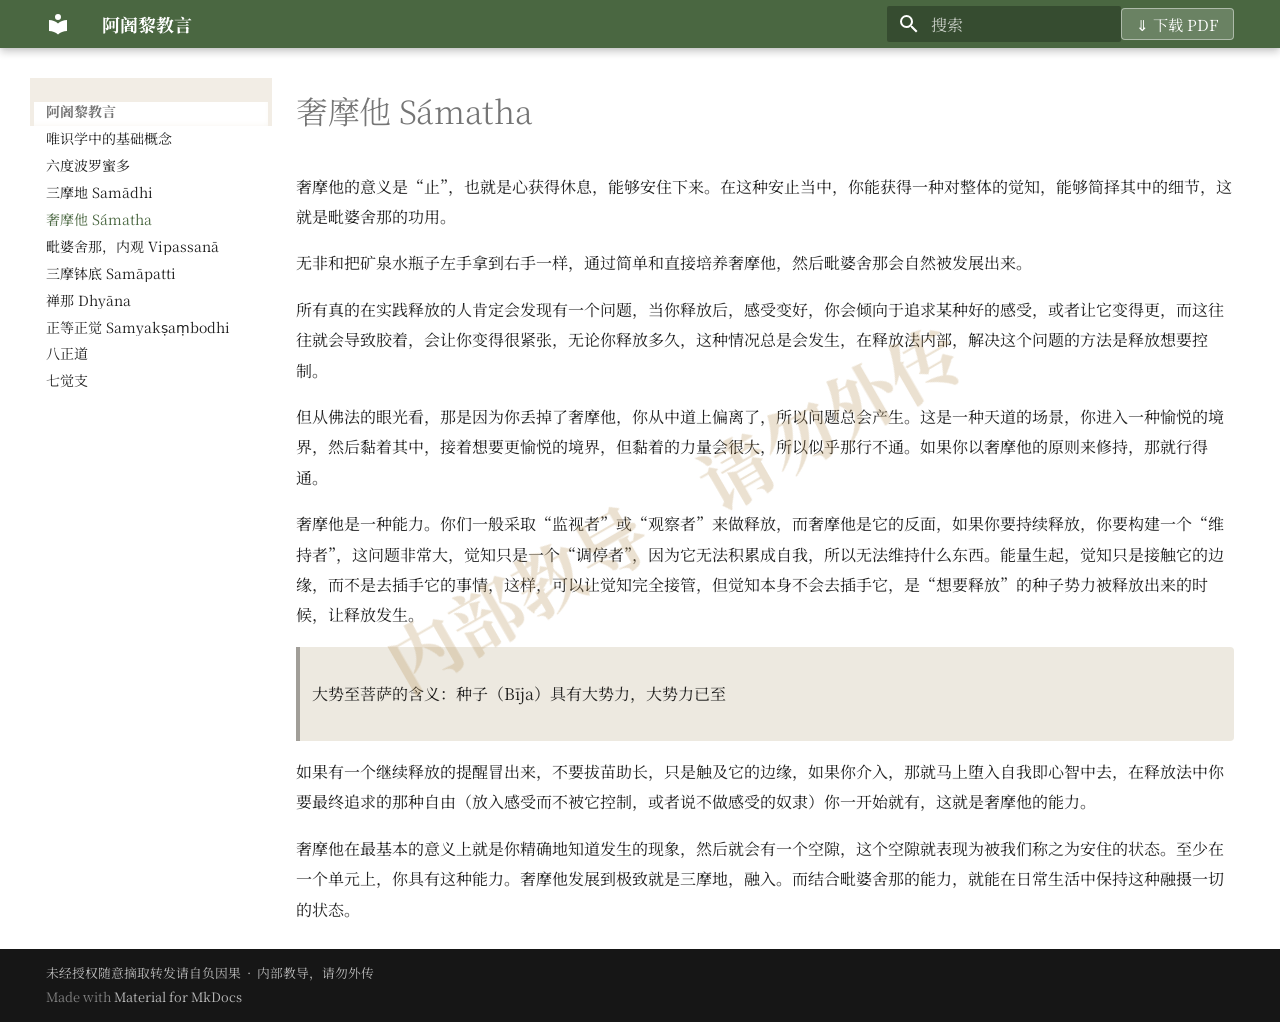
<file: 奢摩他-śamatha/index.html>
<!doctype html>
<html lang="zh" class="no-js">
  <head>
    
      <meta charset="utf-8">
      <meta name="viewport" content="width=device-width,initial-scale=1">
      
      
      
        <link rel="canonical" href="https://acarya-vani.github.io/%E5%A5%A2%E6%91%A9%E4%BB%96-%C5%9Bamatha/">
      
      
        <link rel="prev" href="../%E4%B8%89%E6%91%A9%E5%9C%B0-sam%C4%81dhi/">
      
      
        <link rel="next" href="../%E6%AF%97%E5%A9%86%E8%88%8D%E9%82%A3-%E5%86%85%E8%A7%82-vipassan%C4%81/">
      
      
        
      
      
      <link rel="icon" href="../assets/images/favicon.png">
      <meta name="generator" content="mkdocs-1.6.1, mkdocs-material-9.8.0">
    
    
      
        <title>奢摩他 Śamatha - 阿阇黎教言</title>
      
    
    
      <link rel="stylesheet" href="../assets/stylesheets/main.57a0d79d.min.css">
      
        
        <link rel="stylesheet" href="../assets/stylesheets/palette.fb2fffe2.min.css">
      
      


    
    
      
    
    
      
        
        
        <link rel="preconnect" href="https://fonts.gstatic.com" crossorigin>
        <link rel="stylesheet" href="https://fonts.googleapis.com/css?family=Noto+Serif+SC:300,300i,400,400i,700,700i%7CNoto+Sans+Mono:400,400i,700,700i&display=fallback">
        <style>:root{--md-text-font:"Noto Serif SC";--md-code-font:"Noto Sans Mono"}</style>
      
    
    
      <link rel="stylesheet" href="../assets/custom.css">
    
    <script>__md_scope=new URL("..",location),__md_hash=e=>[...e].reduce(((e,_)=>(e<<5)-e+_.charCodeAt(0)),0),__md_get=(e,_=localStorage,t=__md_scope)=>JSON.parse(_.getItem(t.pathname+"."+e)),__md_set=(e,_,t=localStorage,a=__md_scope)=>{try{t.setItem(a.pathname+"."+e,JSON.stringify(_))}catch(e){}}</script>
    
      

    
    
  </head>
  
  
    
    
    
    
    
    <body dir="ltr" data-md-color-scheme="default" data-md-color-primary="custom" data-md-color-accent="custom">
  
    
    <input class="md-toggle" data-md-toggle="drawer" type="checkbox" id="__drawer" autocomplete="off">
    <input class="md-toggle" data-md-toggle="search" type="checkbox" id="__search" autocomplete="off">
    <label class="md-overlay" for="__drawer"></label>
    <div data-md-component="skip">
      
        
        <a href="#samatha" class="md-skip">
          跳转至
        </a>
      
    </div>
    <div data-md-component="announce">
      
    </div>
    
    
      

  

<header class="md-header md-header--shadow" data-md-component="header">
  <nav class="md-header__inner md-grid" aria-label="页眉">
    <a href=".." title="阿阇黎教言" class="md-header__button md-logo" aria-label="阿阇黎教言" data-md-component="logo">
      
  
  <svg xmlns="http://www.w3.org/2000/svg" viewBox="0 0 24 24"><path d="M12 8a3 3 0 0 0 3-3 3 3 0 0 0-3-3 3 3 0 0 0-3 3 3 3 0 0 0 3 3m0 3.54C9.64 9.35 6.5 8 3 8v11c3.5 0 6.64 1.35 9 3.54 2.36-2.19 5.5-3.54 9-3.54V8c-3.5 0-6.64 1.35-9 3.54"/></svg>

    </a>
    <label class="md-header__button md-icon" for="__drawer">
      
      <svg xmlns="http://www.w3.org/2000/svg" viewBox="0 0 24 24"><path d="M3 6h18v2H3zm0 5h18v2H3zm0 5h18v2H3z"/></svg>
    </label>
    <div class="md-header__title" data-md-component="header-title">
      <div class="md-header__ellipsis">
        <div class="md-header__topic">
          <span class="md-ellipsis">
            阿阇黎教言
          </span>
        </div>
        <div class="md-header__topic" data-md-component="header-topic">
          <span class="md-ellipsis">
            
              奢摩他 Śamatha
            
          </span>
        </div>
      </div>
    </div>
    
      
    
    
    
    
      
      
        <label class="md-header__button md-icon" for="__search">
          
          <svg xmlns="http://www.w3.org/2000/svg" viewBox="0 0 24 24"><path d="M9.5 3A6.5 6.5 0 0 1 16 9.5c0 1.61-.59 3.09-1.56 4.23l.27.27h.79l5 5-1.5 1.5-5-5v-.79l-.27-.27A6.52 6.52 0 0 1 9.5 16 6.5 6.5 0 0 1 3 9.5 6.5 6.5 0 0 1 9.5 3m0 2C7 5 5 7 5 9.5S7 14 9.5 14 14 12 14 9.5 12 5 9.5 5"/></svg>
        </label>
        <div class="md-search" data-md-component="search" role="dialog">
  <label class="md-search__overlay" for="__search"></label>
  <div class="md-search__inner" role="search">
    <form class="md-search__form" name="search">
      <input type="text" class="md-search__input" name="query" aria-label="搜索" placeholder="搜索" autocapitalize="off" autocorrect="off" autocomplete="off" spellcheck="false" data-md-component="search-query" required>
      <label class="md-search__icon md-icon" for="__search">
        
        <svg xmlns="http://www.w3.org/2000/svg" viewBox="0 0 24 24"><path d="M9.5 3A6.5 6.5 0 0 1 16 9.5c0 1.61-.59 3.09-1.56 4.23l.27.27h.79l5 5-1.5 1.5-5-5v-.79l-.27-.27A6.52 6.52 0 0 1 9.5 16 6.5 6.5 0 0 1 3 9.5 6.5 6.5 0 0 1 9.5 3m0 2C7 5 5 7 5 9.5S7 14 9.5 14 14 12 14 9.5 12 5 9.5 5"/></svg>
        
        <svg xmlns="http://www.w3.org/2000/svg" viewBox="0 0 24 24"><path d="M20 11v2H8l5.5 5.5-1.42 1.42L4.16 12l7.92-7.92L13.5 5.5 8 11z"/></svg>
      </label>
      <nav class="md-search__options" aria-label="查找">
        
        <button type="reset" class="md-search__icon md-icon" title="清空当前内容" aria-label="清空当前内容" tabindex="-1">
          
          <svg xmlns="http://www.w3.org/2000/svg" viewBox="0 0 24 24"><path d="M19 6.41 17.59 5 12 10.59 6.41 5 5 6.41 10.59 12 5 17.59 6.41 19 12 13.41 17.59 19 19 17.59 13.41 12z"/></svg>
        </button>
      </nav>
      
        <div class="md-search__suggest" data-md-component="search-suggest"></div>
      
    </form>
    <div class="md-search__output">
      <div class="md-search__scrollwrap" tabindex="0" data-md-scrollfix>
        <div class="md-search-result" data-md-component="search-result">
          <div class="md-search-result__meta">
            正在初始化搜索引擎
          </div>
          <ol class="md-search-result__list" role="presentation"></ol>
        </div>
      </div>
    </div>
  </div>
</div>
      
    
    
  </nav>
  
</header>
    
    <div class="md-container" data-md-component="container">
      
      
        
          
        
      
      <main class="md-main" data-md-component="main">
        <div class="md-main__inner md-grid">
          
            
              
              <div class="md-sidebar md-sidebar--primary" data-md-component="sidebar" data-md-type="navigation" >
                <div class="md-sidebar__scrollwrap">
                  <div class="md-sidebar__inner">
                    



  

<nav class="md-nav md-nav--primary md-nav--integrated" aria-label="导航栏" data-md-level="0">
  <label class="md-nav__title" for="__drawer">
    <a href=".." title="阿阇黎教言" class="md-nav__button md-logo" aria-label="阿阇黎教言" data-md-component="logo">
      
  
  <svg xmlns="http://www.w3.org/2000/svg" viewBox="0 0 24 24"><path d="M12 8a3 3 0 0 0 3-3 3 3 0 0 0-3-3 3 3 0 0 0-3 3 3 3 0 0 0 3 3m0 3.54C9.64 9.35 6.5 8 3 8v11c3.5 0 6.64 1.35 9 3.54 2.36-2.19 5.5-3.54 9-3.54V8c-3.5 0-6.64 1.35-9 3.54"/></svg>

    </a>
    阿阇黎教言
  </label>
  
  <ul class="md-nav__list" data-md-scrollfix>
    
      
      
  
  
  
  
    <li class="md-nav__item">
      <a href="../%E5%94%AF%E8%AF%86%E5%AD%A6%E4%B8%AD%E7%9A%84%E5%9F%BA%E7%A1%80%E6%A6%82%E5%BF%B5/" class="md-nav__link">
        
  
  
  <span class="md-ellipsis">
    
  
    唯识学中的基础概念
  

    
  </span>
  
  

      </a>
    </li>
  

    
      
      
  
  
  
  
    <li class="md-nav__item">
      <a href="../%E5%85%AD%E5%BA%A6%E6%B3%A2%E7%BD%97%E8%9C%9C%E5%A4%9A/" class="md-nav__link">
        
  
  
  <span class="md-ellipsis">
    
  
    六度波罗蜜多
  

    
  </span>
  
  

      </a>
    </li>
  

    
      
      
  
  
  
  
    <li class="md-nav__item">
      <a href="../%E4%B8%89%E6%91%A9%E5%9C%B0-sam%C4%81dhi/" class="md-nav__link">
        
  
  
  <span class="md-ellipsis">
    
  
    三摩地 Samādhi
  

    
  </span>
  
  

      </a>
    </li>
  

    
      
      
  
  
    
  
  
  
    <li class="md-nav__item md-nav__item--active">
      
      <input class="md-nav__toggle md-toggle" type="checkbox" id="__toc">
      
      
        
      
      
      <a href="./" class="md-nav__link md-nav__link--active">
        
  
  
  <span class="md-ellipsis">
    
  
    奢摩他 Śamatha
  

    
  </span>
  
  

      </a>
      
    </li>
  

    
      
      
  
  
  
  
    <li class="md-nav__item">
      <a href="../%E6%AF%97%E5%A9%86%E8%88%8D%E9%82%A3-%E5%86%85%E8%A7%82-vipassan%C4%81/" class="md-nav__link">
        
  
  
  <span class="md-ellipsis">
    
  
    毗婆舍那，内观 Vipassanā
  

    
  </span>
  
  

      </a>
    </li>
  

    
      
      
  
  
  
  
    <li class="md-nav__item">
      <a href="../%E4%B8%89%E6%91%A9%E9%92%B5%E5%BA%95-sam%C4%81patti/" class="md-nav__link">
        
  
  
  <span class="md-ellipsis">
    
  
    三摩钵底 Samāpatti
  

    
  </span>
  
  

      </a>
    </li>
  

    
      
      
  
  
  
  
    <li class="md-nav__item">
      <a href="../%E7%A6%85%E9%82%A3-dhy%C4%81na/" class="md-nav__link">
        
  
  
  <span class="md-ellipsis">
    
  
    禅那 Dhyāna
  

    
  </span>
  
  

      </a>
    </li>
  

    
      
      
  
  
  
  
    <li class="md-nav__item">
      <a href="../%E6%AD%A3%E7%AD%89%E6%AD%A3%E8%A7%89-samyak%E1%B9%A3a%E1%B9%83bodhi/" class="md-nav__link">
        
  
  
  <span class="md-ellipsis">
    
  
    正等正觉 Samyakṣaṃbodhi
  

    
  </span>
  
  

      </a>
    </li>
  

    
      
      
  
  
  
  
    <li class="md-nav__item">
      <a href="../%E5%85%AB%E6%AD%A3%E9%81%93/" class="md-nav__link">
        
  
  
  <span class="md-ellipsis">
    
  
    八正道
  

    
  </span>
  
  

      </a>
    </li>
  

    
      
      
  
  
  
  
    <li class="md-nav__item">
      <a href="../%E4%B8%83%E8%A7%89%E6%94%AF/" class="md-nav__link">
        
  
  
  <span class="md-ellipsis">
    
  
    七觉支
  

    
  </span>
  
  

      </a>
    </li>
  

    
  </ul>
</nav>
                  </div>
                </div>
              </div>
            
            
          
          
            <div class="md-content" data-md-component="content">
              
              <article class="md-content__inner md-typeset">
                
                  



<h1 id="samatha">奢摩他 Śamatha</h1>
<p>奢​摩​他​的​意​义​是“止”，也​就​是​心​获​得​休​息，能​够​安​住​下​来。在​这​种​安​止​当​中，你​能​获​得​一​种​对​整​体​的​觉​知，能​够​简​择​其​中​的​细​节，这​就​是​毗​婆​舍​那​的​功​用。</p>
<p>无​非​和​把​矿​泉​水​瓶​子​左​手​拿​到​右​手​一​样，通​过​简​单​和​直​接​培​养​奢​摩​他，然​后​毗​婆​舍​那​会​自​然​被​发​展​出​来。</p>
<p>所​有​真​的​在​实​践​释​放​的​人​肯​定​会​发​现​有​一​个​问​题，当​你​释​放​后，感​受​变​好，你​会​倾​向​于​追​求​某​种​好​的​感​受，或​者​让​它​变​得​更，而​这​往​往​就​会​导​致​胶​着，会​让​你​变​得​很​紧​张，无​论​你​释​放​多​久，这​种​情​况​总​是​会​发​生，在​释​放​法​内​部，解​决​这​个​问​题​的​方​法​是​释​放​想​要​控​制。</p>
<p>但​从​佛​法​的​眼​光​看，那​是​因​为​你​丢​掉​了​奢​摩​他，你​从​中​道​上​偏​离​了，所​以​问​题​总​会​产​生。这​是​一​种​天​道​的​场​景，你​进​入​一​种​愉​悦​的​境​界，然​后​黏​着​其​中，接​着​想​要​更​愉​悦​的​境​界，但​黏​着​的​力​量​会​很​大，所​以​似​乎​那​行​不​通。如​果​你​以​奢​摩​他​的​原​则​来​修​持，那​就​行​得​通。</p>
<p>奢​摩​他​是​一​种​能​力。你​们​一​般​采​取“监​视​者”或“观​察​者”来​做​释​放，而​奢​摩​他​是​它​的​反​面，如​果​你​要​持​续​释​放，你​要​构​建​一​个“维​持​者”，这​问​题​非​常​大，觉​知​只​是​一​个“调​停​者”，因​为​它​无​法​积​累​成​自​我，所​以​无​法​维​持​什​么​东​西。能​量​生​起，觉​知​只​是​接​触​它​的​边​缘，而​不​是​去​插​手​它​的​事​情，这​样，可​以​让​觉​知​完​全​接​管，但​觉​知​本​身​不​会​去​插​手​它，是“想​要​释​放”的​种​子​势​力​被​释​放​出​来​的​时​候，让​释​放​发​生。</p>
<blockquote>
<p>大​势​至​菩​萨​的​含​义：种​子（Bīja）具​有​大​势​力，大​势​力​已​至</p>
</blockquote>
<p>如​果​有​一​个​继​续​释​放​的​提​醒​冒​出​来，不​要​拔​苗​助​长，只​是​触​及​它​的​边​缘，如​果​你​介​入，那​就​马​上​堕​入​自​我​即​心​智​中​去，在​释​放​法​中​你​要​最​终​追​求​的​那​种​自​由（放​入​感​受​而​不​被​它​控​制，或​者​说​不​做​感​受​的​奴​隶）你​一​开​始​就​有，这​就​是​奢​摩​他​的​能​力。</p>
<p>奢​摩​他​在​最​基​本​的​意​义​上​就​是​你​精​确​地​知​道​发​生​的​现​象，然​后​就​会​有​一​个​空​隙，这​个​空​隙​就​表​现​为​被​我​们​称​之​为​安​住​的​状​态。至​少​在​一​个​单​元​上，你​具​有​这​种​能​力。奢​摩​他​发​展​到​极​致​就​是​三​摩​地，融​入。而​结​合​毗​婆​舍​那​的​能​力，就​能​在​日​常​生​活​中​保​持​这​种​融​摄​一​切​的​状​态。</p>







  
  






                
              </article>
            </div>
          
          
<script>var target=document.getElementById(location.hash.slice(1));target&&target.name&&(target.checked=target.name.startsWith("__tabbed_"))</script>
        </div>
        
          <button type="button" class="md-top md-icon" data-md-component="top" hidden>
  
  <svg xmlns="http://www.w3.org/2000/svg" viewBox="0 0 24 24"><path d="M13 20h-2V8l-5.5 5.5-1.42-1.42L12 4.16l7.92 7.92-1.42 1.42L13 8z"/></svg>
  回到页面顶部
</button>
        
      </main>
      
        <footer class="md-footer">
  
  <div class="md-footer-meta md-typeset">
    <div class="md-footer-meta__inner md-grid">
      <div class="md-copyright">
  
    <div class="md-copyright__highlight">
      未经授权随意摘取转发请自负因果 &nbsp;·&nbsp; 内部教导，请勿外传
    </div>
  
  
    Made with
    <a href="https://squidfunk.github.io/mkdocs-material/" target="_blank" rel="noopener">
      Material for MkDocs
    </a>
  
</div>
      
    </div>
  </div>
</footer>
      
    </div>
    <div class="md-dialog" data-md-component="dialog">
      <div class="md-dialog__inner md-typeset"></div>
    </div>
    
    
    
      
      
      <script id="__config" type="application/json">{"annotate": null, "base": "..", "features": ["navigation.sections", "navigation.top", "toc.integrate", "search.highlight", "search.suggest"], "search": "../assets/javascripts/workers/search.a7633da7.min.js", "tags": null, "translations": {"clipboard.copied": "\u5df2\u590d\u5236", "clipboard.copy": "\u590d\u5236", "search.result.more.one": "\u5728\u8be5\u9875\u4e0a\u8fd8\u6709 1 \u4e2a\u7b26\u5408\u6761\u4ef6\u7684\u7ed3\u679c", "search.result.more.other": "\u5728\u8be5\u9875\u4e0a\u8fd8\u6709 # \u4e2a\u7b26\u5408\u6761\u4ef6\u7684\u7ed3\u679c", "search.result.none": "\u6ca1\u6709\u627e\u5230\u7b26\u5408\u6761\u4ef6\u7684\u7ed3\u679c", "search.result.one": "\u627e\u5230 1 \u4e2a\u7b26\u5408\u6761\u4ef6\u7684\u7ed3\u679c", "search.result.other": "# \u4e2a\u7b26\u5408\u6761\u4ef6\u7684\u7ed3\u679c", "search.result.placeholder": "\u952e\u5165\u4ee5\u5f00\u59cb\u641c\u7d22", "search.result.term.missing": "\u7f3a\u5c11", "select.version": "\u9009\u62e9\u5f53\u524d\u7248\u672c"}, "version": null}</script>
    
    
      <script src="../assets/javascripts/bundle.c21346df.min.js"></script>
      
        <script src="../assets/pdf-download.js"></script>
      
    
  </body>
</html>
</file>
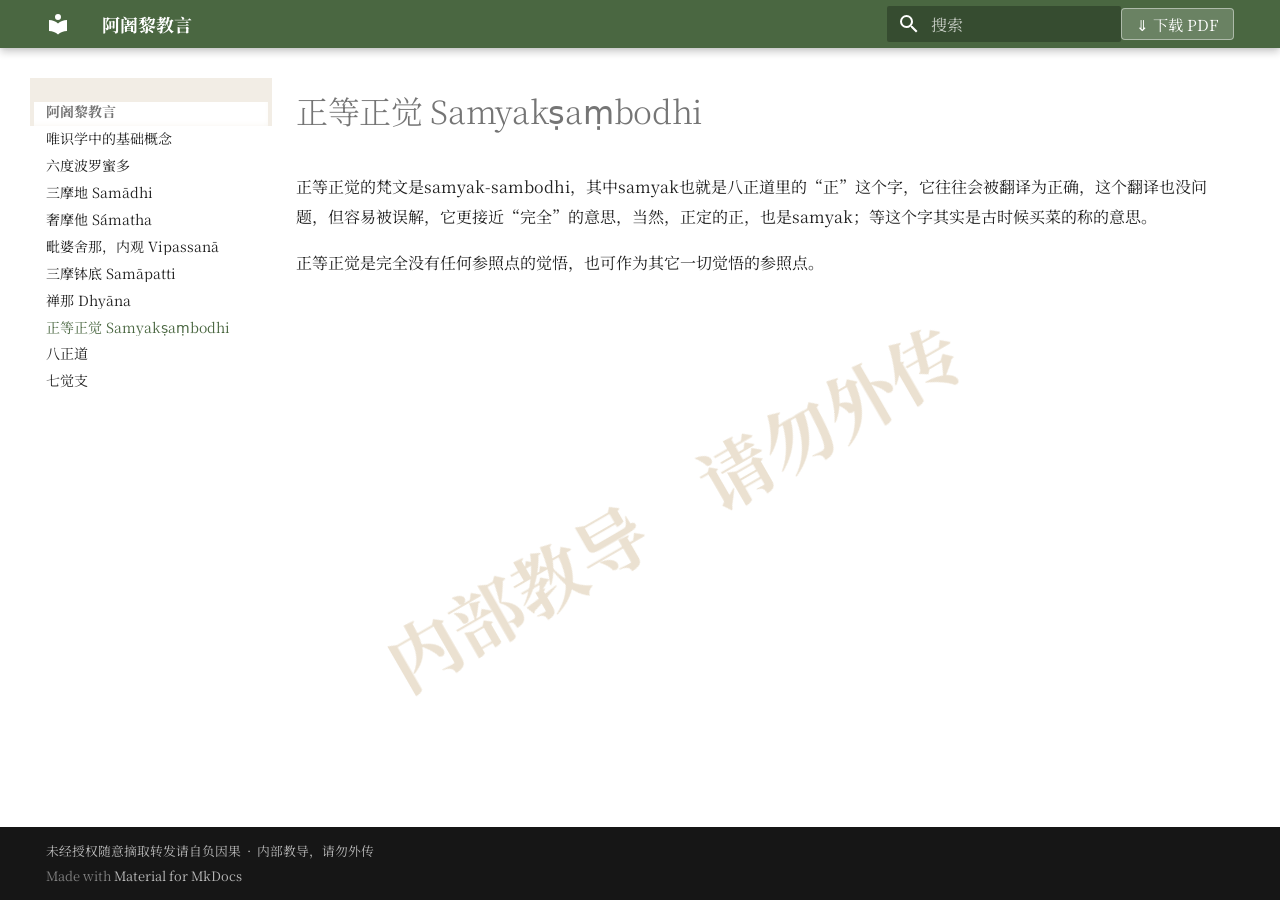
<file: 正等正觉-samyakṣaṃbodhi/index.html>
<!doctype html>
<html lang="zh" class="no-js">
  <head>
    
      <meta charset="utf-8">
      <meta name="viewport" content="width=device-width,initial-scale=1">
      
      
      
        <link rel="canonical" href="https://acarya-vani.github.io/%E6%AD%A3%E7%AD%89%E6%AD%A3%E8%A7%89-samyak%E1%B9%A3a%E1%B9%83bodhi/">
      
      
        <link rel="prev" href="../%E7%A6%85%E9%82%A3-dhy%C4%81na/">
      
      
        <link rel="next" href="../%E5%85%AB%E6%AD%A3%E9%81%93/">
      
      
        
      
      
      <link rel="icon" href="../assets/images/favicon.png">
      <meta name="generator" content="mkdocs-1.6.1, mkdocs-material-9.8.0">
    
    
      
        <title>正等正觉 Samyakṣaṃbodhi - 阿阇黎教言</title>
      
    
    
      <link rel="stylesheet" href="../assets/stylesheets/main.57a0d79d.min.css">
      
        
        <link rel="stylesheet" href="../assets/stylesheets/palette.fb2fffe2.min.css">
      
      


    
    
      
    
    
      
        
        
        <link rel="preconnect" href="https://fonts.gstatic.com" crossorigin>
        <link rel="stylesheet" href="https://fonts.googleapis.com/css?family=Noto+Serif+SC:300,300i,400,400i,700,700i%7CNoto+Sans+Mono:400,400i,700,700i&display=fallback">
        <style>:root{--md-text-font:"Noto Serif SC";--md-code-font:"Noto Sans Mono"}</style>
      
    
    
      <link rel="stylesheet" href="../assets/custom.css">
    
    <script>__md_scope=new URL("..",location),__md_hash=e=>[...e].reduce(((e,_)=>(e<<5)-e+_.charCodeAt(0)),0),__md_get=(e,_=localStorage,t=__md_scope)=>JSON.parse(_.getItem(t.pathname+"."+e)),__md_set=(e,_,t=localStorage,a=__md_scope)=>{try{t.setItem(a.pathname+"."+e,JSON.stringify(_))}catch(e){}}</script>
    
      

    
    
  </head>
  
  
    
    
    
    
    
    <body dir="ltr" data-md-color-scheme="default" data-md-color-primary="custom" data-md-color-accent="custom">
  
    
    <input class="md-toggle" data-md-toggle="drawer" type="checkbox" id="__drawer" autocomplete="off">
    <input class="md-toggle" data-md-toggle="search" type="checkbox" id="__search" autocomplete="off">
    <label class="md-overlay" for="__drawer"></label>
    <div data-md-component="skip">
      
        
        <a href="#samyaksambodhi" class="md-skip">
          跳转至
        </a>
      
    </div>
    <div data-md-component="announce">
      
    </div>
    
    
      

  

<header class="md-header md-header--shadow" data-md-component="header">
  <nav class="md-header__inner md-grid" aria-label="页眉">
    <a href=".." title="阿阇黎教言" class="md-header__button md-logo" aria-label="阿阇黎教言" data-md-component="logo">
      
  
  <svg xmlns="http://www.w3.org/2000/svg" viewBox="0 0 24 24"><path d="M12 8a3 3 0 0 0 3-3 3 3 0 0 0-3-3 3 3 0 0 0-3 3 3 3 0 0 0 3 3m0 3.54C9.64 9.35 6.5 8 3 8v11c3.5 0 6.64 1.35 9 3.54 2.36-2.19 5.5-3.54 9-3.54V8c-3.5 0-6.64 1.35-9 3.54"/></svg>

    </a>
    <label class="md-header__button md-icon" for="__drawer">
      
      <svg xmlns="http://www.w3.org/2000/svg" viewBox="0 0 24 24"><path d="M3 6h18v2H3zm0 5h18v2H3zm0 5h18v2H3z"/></svg>
    </label>
    <div class="md-header__title" data-md-component="header-title">
      <div class="md-header__ellipsis">
        <div class="md-header__topic">
          <span class="md-ellipsis">
            阿阇黎教言
          </span>
        </div>
        <div class="md-header__topic" data-md-component="header-topic">
          <span class="md-ellipsis">
            
              正等正觉 Samyakṣaṃbodhi
            
          </span>
        </div>
      </div>
    </div>
    
      
    
    
    
    
      
      
        <label class="md-header__button md-icon" for="__search">
          
          <svg xmlns="http://www.w3.org/2000/svg" viewBox="0 0 24 24"><path d="M9.5 3A6.5 6.5 0 0 1 16 9.5c0 1.61-.59 3.09-1.56 4.23l.27.27h.79l5 5-1.5 1.5-5-5v-.79l-.27-.27A6.52 6.52 0 0 1 9.5 16 6.5 6.5 0 0 1 3 9.5 6.5 6.5 0 0 1 9.5 3m0 2C7 5 5 7 5 9.5S7 14 9.5 14 14 12 14 9.5 12 5 9.5 5"/></svg>
        </label>
        <div class="md-search" data-md-component="search" role="dialog">
  <label class="md-search__overlay" for="__search"></label>
  <div class="md-search__inner" role="search">
    <form class="md-search__form" name="search">
      <input type="text" class="md-search__input" name="query" aria-label="搜索" placeholder="搜索" autocapitalize="off" autocorrect="off" autocomplete="off" spellcheck="false" data-md-component="search-query" required>
      <label class="md-search__icon md-icon" for="__search">
        
        <svg xmlns="http://www.w3.org/2000/svg" viewBox="0 0 24 24"><path d="M9.5 3A6.5 6.5 0 0 1 16 9.5c0 1.61-.59 3.09-1.56 4.23l.27.27h.79l5 5-1.5 1.5-5-5v-.79l-.27-.27A6.52 6.52 0 0 1 9.5 16 6.5 6.5 0 0 1 3 9.5 6.5 6.5 0 0 1 9.5 3m0 2C7 5 5 7 5 9.5S7 14 9.5 14 14 12 14 9.5 12 5 9.5 5"/></svg>
        
        <svg xmlns="http://www.w3.org/2000/svg" viewBox="0 0 24 24"><path d="M20 11v2H8l5.5 5.5-1.42 1.42L4.16 12l7.92-7.92L13.5 5.5 8 11z"/></svg>
      </label>
      <nav class="md-search__options" aria-label="查找">
        
        <button type="reset" class="md-search__icon md-icon" title="清空当前内容" aria-label="清空当前内容" tabindex="-1">
          
          <svg xmlns="http://www.w3.org/2000/svg" viewBox="0 0 24 24"><path d="M19 6.41 17.59 5 12 10.59 6.41 5 5 6.41 10.59 12 5 17.59 6.41 19 12 13.41 17.59 19 19 17.59 13.41 12z"/></svg>
        </button>
      </nav>
      
        <div class="md-search__suggest" data-md-component="search-suggest"></div>
      
    </form>
    <div class="md-search__output">
      <div class="md-search__scrollwrap" tabindex="0" data-md-scrollfix>
        <div class="md-search-result" data-md-component="search-result">
          <div class="md-search-result__meta">
            正在初始化搜索引擎
          </div>
          <ol class="md-search-result__list" role="presentation"></ol>
        </div>
      </div>
    </div>
  </div>
</div>
      
    
    
  </nav>
  
</header>
    
    <div class="md-container" data-md-component="container">
      
      
        
          
        
      
      <main class="md-main" data-md-component="main">
        <div class="md-main__inner md-grid">
          
            
              
              <div class="md-sidebar md-sidebar--primary" data-md-component="sidebar" data-md-type="navigation" >
                <div class="md-sidebar__scrollwrap">
                  <div class="md-sidebar__inner">
                    



  

<nav class="md-nav md-nav--primary md-nav--integrated" aria-label="导航栏" data-md-level="0">
  <label class="md-nav__title" for="__drawer">
    <a href=".." title="阿阇黎教言" class="md-nav__button md-logo" aria-label="阿阇黎教言" data-md-component="logo">
      
  
  <svg xmlns="http://www.w3.org/2000/svg" viewBox="0 0 24 24"><path d="M12 8a3 3 0 0 0 3-3 3 3 0 0 0-3-3 3 3 0 0 0-3 3 3 3 0 0 0 3 3m0 3.54C9.64 9.35 6.5 8 3 8v11c3.5 0 6.64 1.35 9 3.54 2.36-2.19 5.5-3.54 9-3.54V8c-3.5 0-6.64 1.35-9 3.54"/></svg>

    </a>
    阿阇黎教言
  </label>
  
  <ul class="md-nav__list" data-md-scrollfix>
    
      
      
  
  
  
  
    <li class="md-nav__item">
      <a href="../%E5%94%AF%E8%AF%86%E5%AD%A6%E4%B8%AD%E7%9A%84%E5%9F%BA%E7%A1%80%E6%A6%82%E5%BF%B5/" class="md-nav__link">
        
  
  
  <span class="md-ellipsis">
    
  
    唯识学中的基础概念
  

    
  </span>
  
  

      </a>
    </li>
  

    
      
      
  
  
  
  
    <li class="md-nav__item">
      <a href="../%E5%85%AD%E5%BA%A6%E6%B3%A2%E7%BD%97%E8%9C%9C%E5%A4%9A/" class="md-nav__link">
        
  
  
  <span class="md-ellipsis">
    
  
    六度波罗蜜多
  

    
  </span>
  
  

      </a>
    </li>
  

    
      
      
  
  
  
  
    <li class="md-nav__item">
      <a href="../%E4%B8%89%E6%91%A9%E5%9C%B0-sam%C4%81dhi/" class="md-nav__link">
        
  
  
  <span class="md-ellipsis">
    
  
    三摩地 Samādhi
  

    
  </span>
  
  

      </a>
    </li>
  

    
      
      
  
  
  
  
    <li class="md-nav__item">
      <a href="../%E5%A5%A2%E6%91%A9%E4%BB%96-%C5%9Bamatha/" class="md-nav__link">
        
  
  
  <span class="md-ellipsis">
    
  
    奢摩他 Śamatha
  

    
  </span>
  
  

      </a>
    </li>
  

    
      
      
  
  
  
  
    <li class="md-nav__item">
      <a href="../%E6%AF%97%E5%A9%86%E8%88%8D%E9%82%A3-%E5%86%85%E8%A7%82-vipassan%C4%81/" class="md-nav__link">
        
  
  
  <span class="md-ellipsis">
    
  
    毗婆舍那，内观 Vipassanā
  

    
  </span>
  
  

      </a>
    </li>
  

    
      
      
  
  
  
  
    <li class="md-nav__item">
      <a href="../%E4%B8%89%E6%91%A9%E9%92%B5%E5%BA%95-sam%C4%81patti/" class="md-nav__link">
        
  
  
  <span class="md-ellipsis">
    
  
    三摩钵底 Samāpatti
  

    
  </span>
  
  

      </a>
    </li>
  

    
      
      
  
  
  
  
    <li class="md-nav__item">
      <a href="../%E7%A6%85%E9%82%A3-dhy%C4%81na/" class="md-nav__link">
        
  
  
  <span class="md-ellipsis">
    
  
    禅那 Dhyāna
  

    
  </span>
  
  

      </a>
    </li>
  

    
      
      
  
  
    
  
  
  
    <li class="md-nav__item md-nav__item--active">
      
      <input class="md-nav__toggle md-toggle" type="checkbox" id="__toc">
      
      
        
      
      
      <a href="./" class="md-nav__link md-nav__link--active">
        
  
  
  <span class="md-ellipsis">
    
  
    正等正觉 Samyakṣaṃbodhi
  

    
  </span>
  
  

      </a>
      
    </li>
  

    
      
      
  
  
  
  
    <li class="md-nav__item">
      <a href="../%E5%85%AB%E6%AD%A3%E9%81%93/" class="md-nav__link">
        
  
  
  <span class="md-ellipsis">
    
  
    八正道
  

    
  </span>
  
  

      </a>
    </li>
  

    
      
      
  
  
  
  
    <li class="md-nav__item">
      <a href="../%E4%B8%83%E8%A7%89%E6%94%AF/" class="md-nav__link">
        
  
  
  <span class="md-ellipsis">
    
  
    七觉支
  

    
  </span>
  
  

      </a>
    </li>
  

    
  </ul>
</nav>
                  </div>
                </div>
              </div>
            
            
          
          
            <div class="md-content" data-md-component="content">
              
              <article class="md-content__inner md-typeset">
                
                  



<h1 id="samyaksambodhi">正等正觉 Samyakṣaṃbodhi</h1>
<p>正​等​正​觉​的​梵​文​是samyak-sambodhi，其​中samyak也​就​是​八​正​道​里​的“正”这​个​字，它​往​往​会​被​翻​译​为​正​确，这​个​翻​译​也​没​问​题，但​容​易​被​误​解，它​更​接​近“完​全”的​意​思，当​然，正​定​的​正，也​是samyak；等​这​个​字​其​实​是​古​时​候​买​菜​的​称​的​意​思。</p>
<p>正​等​正​觉​是​完​全​没​有​任​何​参​照​点​的​觉​悟，也​可​作​为​其​它​一​切​觉​悟​的​参​照​点。</p>







  
  






                
              </article>
            </div>
          
          
<script>var target=document.getElementById(location.hash.slice(1));target&&target.name&&(target.checked=target.name.startsWith("__tabbed_"))</script>
        </div>
        
          <button type="button" class="md-top md-icon" data-md-component="top" hidden>
  
  <svg xmlns="http://www.w3.org/2000/svg" viewBox="0 0 24 24"><path d="M13 20h-2V8l-5.5 5.5-1.42-1.42L12 4.16l7.92 7.92-1.42 1.42L13 8z"/></svg>
  回到页面顶部
</button>
        
      </main>
      
        <footer class="md-footer">
  
  <div class="md-footer-meta md-typeset">
    <div class="md-footer-meta__inner md-grid">
      <div class="md-copyright">
  
    <div class="md-copyright__highlight">
      未经授权随意摘取转发请自负因果 &nbsp;·&nbsp; 内部教导，请勿外传
    </div>
  
  
    Made with
    <a href="https://squidfunk.github.io/mkdocs-material/" target="_blank" rel="noopener">
      Material for MkDocs
    </a>
  
</div>
      
    </div>
  </div>
</footer>
      
    </div>
    <div class="md-dialog" data-md-component="dialog">
      <div class="md-dialog__inner md-typeset"></div>
    </div>
    
    
    
      
      
      <script id="__config" type="application/json">{"annotate": null, "base": "..", "features": ["navigation.sections", "navigation.top", "toc.integrate", "search.highlight", "search.suggest"], "search": "../assets/javascripts/workers/search.a7633da7.min.js", "tags": null, "translations": {"clipboard.copied": "\u5df2\u590d\u5236", "clipboard.copy": "\u590d\u5236", "search.result.more.one": "\u5728\u8be5\u9875\u4e0a\u8fd8\u6709 1 \u4e2a\u7b26\u5408\u6761\u4ef6\u7684\u7ed3\u679c", "search.result.more.other": "\u5728\u8be5\u9875\u4e0a\u8fd8\u6709 # \u4e2a\u7b26\u5408\u6761\u4ef6\u7684\u7ed3\u679c", "search.result.none": "\u6ca1\u6709\u627e\u5230\u7b26\u5408\u6761\u4ef6\u7684\u7ed3\u679c", "search.result.one": "\u627e\u5230 1 \u4e2a\u7b26\u5408\u6761\u4ef6\u7684\u7ed3\u679c", "search.result.other": "# \u4e2a\u7b26\u5408\u6761\u4ef6\u7684\u7ed3\u679c", "search.result.placeholder": "\u952e\u5165\u4ee5\u5f00\u59cb\u641c\u7d22", "search.result.term.missing": "\u7f3a\u5c11", "select.version": "\u9009\u62e9\u5f53\u524d\u7248\u672c"}, "version": null}</script>
    
    
      <script src="../assets/javascripts/bundle.c21346df.min.js"></script>
      
        <script src="../assets/pdf-download.js"></script>
      
    
  </body>
</html>
</file>
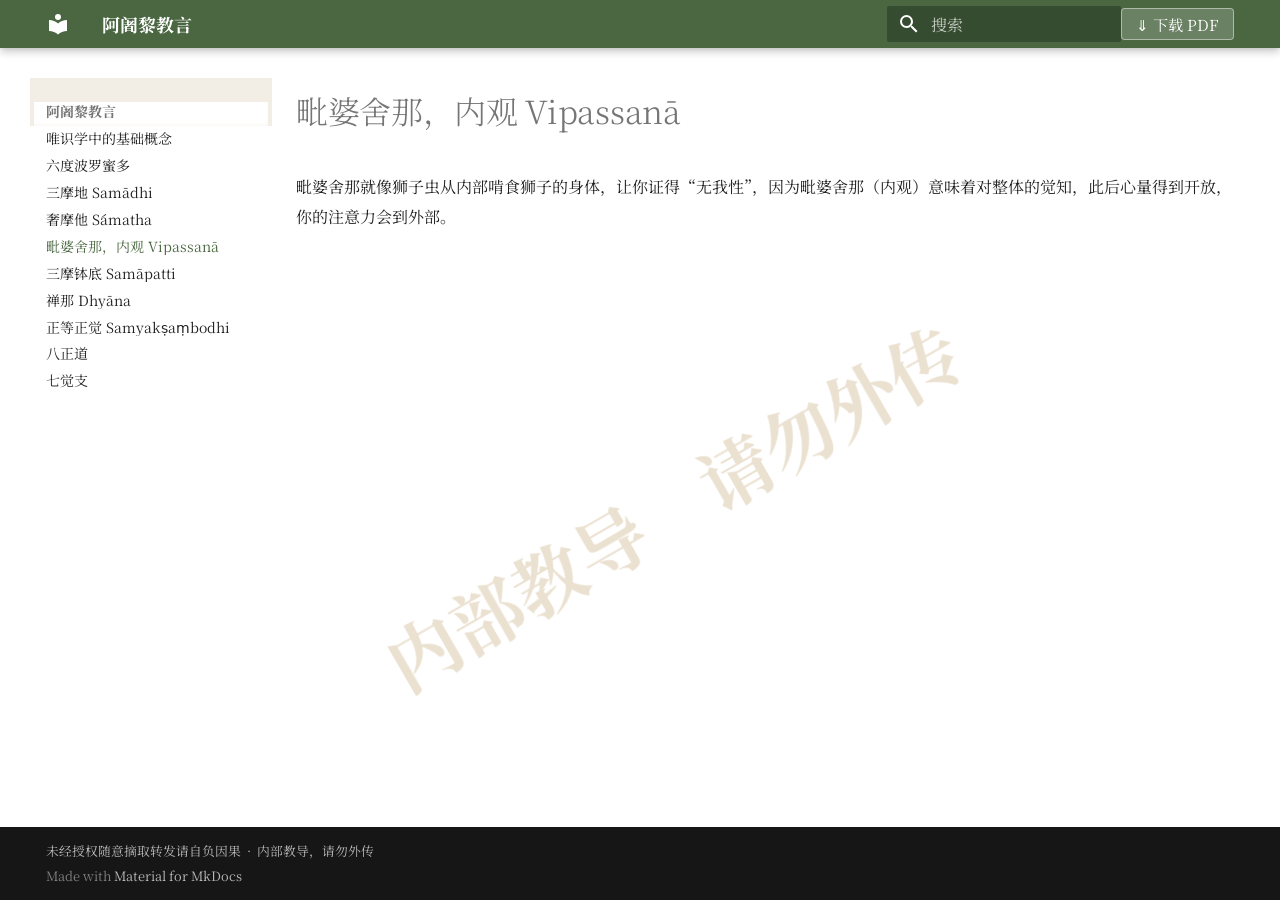
<file: 毗婆舍那-内观-vipassanā/index.html>
<!doctype html>
<html lang="zh" class="no-js">
  <head>
    
      <meta charset="utf-8">
      <meta name="viewport" content="width=device-width,initial-scale=1">
      
      
      
        <link rel="canonical" href="https://acarya-vani.github.io/%E6%AF%97%E5%A9%86%E8%88%8D%E9%82%A3-%E5%86%85%E8%A7%82-vipassan%C4%81/">
      
      
        <link rel="prev" href="../%E5%A5%A2%E6%91%A9%E4%BB%96-%C5%9Bamatha/">
      
      
        <link rel="next" href="../%E4%B8%89%E6%91%A9%E9%92%B5%E5%BA%95-sam%C4%81patti/">
      
      
        
      
      
      <link rel="icon" href="../assets/images/favicon.png">
      <meta name="generator" content="mkdocs-1.6.1, mkdocs-material-9.8.0">
    
    
      
        <title>毗婆舍那，内观 Vipassanā - 阿阇黎教言</title>
      
    
    
      <link rel="stylesheet" href="../assets/stylesheets/main.57a0d79d.min.css">
      
        
        <link rel="stylesheet" href="../assets/stylesheets/palette.fb2fffe2.min.css">
      
      


    
    
      
    
    
      
        
        
        <link rel="preconnect" href="https://fonts.gstatic.com" crossorigin>
        <link rel="stylesheet" href="https://fonts.googleapis.com/css?family=Noto+Serif+SC:300,300i,400,400i,700,700i%7CNoto+Sans+Mono:400,400i,700,700i&display=fallback">
        <style>:root{--md-text-font:"Noto Serif SC";--md-code-font:"Noto Sans Mono"}</style>
      
    
    
      <link rel="stylesheet" href="../assets/custom.css">
    
    <script>__md_scope=new URL("..",location),__md_hash=e=>[...e].reduce(((e,_)=>(e<<5)-e+_.charCodeAt(0)),0),__md_get=(e,_=localStorage,t=__md_scope)=>JSON.parse(_.getItem(t.pathname+"."+e)),__md_set=(e,_,t=localStorage,a=__md_scope)=>{try{t.setItem(a.pathname+"."+e,JSON.stringify(_))}catch(e){}}</script>
    
      

    
    
  </head>
  
  
    
    
    
    
    
    <body dir="ltr" data-md-color-scheme="default" data-md-color-primary="custom" data-md-color-accent="custom">
  
    
    <input class="md-toggle" data-md-toggle="drawer" type="checkbox" id="__drawer" autocomplete="off">
    <input class="md-toggle" data-md-toggle="search" type="checkbox" id="__search" autocomplete="off">
    <label class="md-overlay" for="__drawer"></label>
    <div data-md-component="skip">
      
        
        <a href="#vipassana" class="md-skip">
          跳转至
        </a>
      
    </div>
    <div data-md-component="announce">
      
    </div>
    
    
      

  

<header class="md-header md-header--shadow" data-md-component="header">
  <nav class="md-header__inner md-grid" aria-label="页眉">
    <a href=".." title="阿阇黎教言" class="md-header__button md-logo" aria-label="阿阇黎教言" data-md-component="logo">
      
  
  <svg xmlns="http://www.w3.org/2000/svg" viewBox="0 0 24 24"><path d="M12 8a3 3 0 0 0 3-3 3 3 0 0 0-3-3 3 3 0 0 0-3 3 3 3 0 0 0 3 3m0 3.54C9.64 9.35 6.5 8 3 8v11c3.5 0 6.64 1.35 9 3.54 2.36-2.19 5.5-3.54 9-3.54V8c-3.5 0-6.64 1.35-9 3.54"/></svg>

    </a>
    <label class="md-header__button md-icon" for="__drawer">
      
      <svg xmlns="http://www.w3.org/2000/svg" viewBox="0 0 24 24"><path d="M3 6h18v2H3zm0 5h18v2H3zm0 5h18v2H3z"/></svg>
    </label>
    <div class="md-header__title" data-md-component="header-title">
      <div class="md-header__ellipsis">
        <div class="md-header__topic">
          <span class="md-ellipsis">
            阿阇黎教言
          </span>
        </div>
        <div class="md-header__topic" data-md-component="header-topic">
          <span class="md-ellipsis">
            
              毗婆舍那，内观 Vipassanā
            
          </span>
        </div>
      </div>
    </div>
    
      
    
    
    
    
      
      
        <label class="md-header__button md-icon" for="__search">
          
          <svg xmlns="http://www.w3.org/2000/svg" viewBox="0 0 24 24"><path d="M9.5 3A6.5 6.5 0 0 1 16 9.5c0 1.61-.59 3.09-1.56 4.23l.27.27h.79l5 5-1.5 1.5-5-5v-.79l-.27-.27A6.52 6.52 0 0 1 9.5 16 6.5 6.5 0 0 1 3 9.5 6.5 6.5 0 0 1 9.5 3m0 2C7 5 5 7 5 9.5S7 14 9.5 14 14 12 14 9.5 12 5 9.5 5"/></svg>
        </label>
        <div class="md-search" data-md-component="search" role="dialog">
  <label class="md-search__overlay" for="__search"></label>
  <div class="md-search__inner" role="search">
    <form class="md-search__form" name="search">
      <input type="text" class="md-search__input" name="query" aria-label="搜索" placeholder="搜索" autocapitalize="off" autocorrect="off" autocomplete="off" spellcheck="false" data-md-component="search-query" required>
      <label class="md-search__icon md-icon" for="__search">
        
        <svg xmlns="http://www.w3.org/2000/svg" viewBox="0 0 24 24"><path d="M9.5 3A6.5 6.5 0 0 1 16 9.5c0 1.61-.59 3.09-1.56 4.23l.27.27h.79l5 5-1.5 1.5-5-5v-.79l-.27-.27A6.52 6.52 0 0 1 9.5 16 6.5 6.5 0 0 1 3 9.5 6.5 6.5 0 0 1 9.5 3m0 2C7 5 5 7 5 9.5S7 14 9.5 14 14 12 14 9.5 12 5 9.5 5"/></svg>
        
        <svg xmlns="http://www.w3.org/2000/svg" viewBox="0 0 24 24"><path d="M20 11v2H8l5.5 5.5-1.42 1.42L4.16 12l7.92-7.92L13.5 5.5 8 11z"/></svg>
      </label>
      <nav class="md-search__options" aria-label="查找">
        
        <button type="reset" class="md-search__icon md-icon" title="清空当前内容" aria-label="清空当前内容" tabindex="-1">
          
          <svg xmlns="http://www.w3.org/2000/svg" viewBox="0 0 24 24"><path d="M19 6.41 17.59 5 12 10.59 6.41 5 5 6.41 10.59 12 5 17.59 6.41 19 12 13.41 17.59 19 19 17.59 13.41 12z"/></svg>
        </button>
      </nav>
      
        <div class="md-search__suggest" data-md-component="search-suggest"></div>
      
    </form>
    <div class="md-search__output">
      <div class="md-search__scrollwrap" tabindex="0" data-md-scrollfix>
        <div class="md-search-result" data-md-component="search-result">
          <div class="md-search-result__meta">
            正在初始化搜索引擎
          </div>
          <ol class="md-search-result__list" role="presentation"></ol>
        </div>
      </div>
    </div>
  </div>
</div>
      
    
    
  </nav>
  
</header>
    
    <div class="md-container" data-md-component="container">
      
      
        
          
        
      
      <main class="md-main" data-md-component="main">
        <div class="md-main__inner md-grid">
          
            
              
              <div class="md-sidebar md-sidebar--primary" data-md-component="sidebar" data-md-type="navigation" >
                <div class="md-sidebar__scrollwrap">
                  <div class="md-sidebar__inner">
                    



  

<nav class="md-nav md-nav--primary md-nav--integrated" aria-label="导航栏" data-md-level="0">
  <label class="md-nav__title" for="__drawer">
    <a href=".." title="阿阇黎教言" class="md-nav__button md-logo" aria-label="阿阇黎教言" data-md-component="logo">
      
  
  <svg xmlns="http://www.w3.org/2000/svg" viewBox="0 0 24 24"><path d="M12 8a3 3 0 0 0 3-3 3 3 0 0 0-3-3 3 3 0 0 0-3 3 3 3 0 0 0 3 3m0 3.54C9.64 9.35 6.5 8 3 8v11c3.5 0 6.64 1.35 9 3.54 2.36-2.19 5.5-3.54 9-3.54V8c-3.5 0-6.64 1.35-9 3.54"/></svg>

    </a>
    阿阇黎教言
  </label>
  
  <ul class="md-nav__list" data-md-scrollfix>
    
      
      
  
  
  
  
    <li class="md-nav__item">
      <a href="../%E5%94%AF%E8%AF%86%E5%AD%A6%E4%B8%AD%E7%9A%84%E5%9F%BA%E7%A1%80%E6%A6%82%E5%BF%B5/" class="md-nav__link">
        
  
  
  <span class="md-ellipsis">
    
  
    唯识学中的基础概念
  

    
  </span>
  
  

      </a>
    </li>
  

    
      
      
  
  
  
  
    <li class="md-nav__item">
      <a href="../%E5%85%AD%E5%BA%A6%E6%B3%A2%E7%BD%97%E8%9C%9C%E5%A4%9A/" class="md-nav__link">
        
  
  
  <span class="md-ellipsis">
    
  
    六度波罗蜜多
  

    
  </span>
  
  

      </a>
    </li>
  

    
      
      
  
  
  
  
    <li class="md-nav__item">
      <a href="../%E4%B8%89%E6%91%A9%E5%9C%B0-sam%C4%81dhi/" class="md-nav__link">
        
  
  
  <span class="md-ellipsis">
    
  
    三摩地 Samādhi
  

    
  </span>
  
  

      </a>
    </li>
  

    
      
      
  
  
  
  
    <li class="md-nav__item">
      <a href="../%E5%A5%A2%E6%91%A9%E4%BB%96-%C5%9Bamatha/" class="md-nav__link">
        
  
  
  <span class="md-ellipsis">
    
  
    奢摩他 Śamatha
  

    
  </span>
  
  

      </a>
    </li>
  

    
      
      
  
  
    
  
  
  
    <li class="md-nav__item md-nav__item--active">
      
      <input class="md-nav__toggle md-toggle" type="checkbox" id="__toc">
      
      
        
      
      
      <a href="./" class="md-nav__link md-nav__link--active">
        
  
  
  <span class="md-ellipsis">
    
  
    毗婆舍那，内观 Vipassanā
  

    
  </span>
  
  

      </a>
      
    </li>
  

    
      
      
  
  
  
  
    <li class="md-nav__item">
      <a href="../%E4%B8%89%E6%91%A9%E9%92%B5%E5%BA%95-sam%C4%81patti/" class="md-nav__link">
        
  
  
  <span class="md-ellipsis">
    
  
    三摩钵底 Samāpatti
  

    
  </span>
  
  

      </a>
    </li>
  

    
      
      
  
  
  
  
    <li class="md-nav__item">
      <a href="../%E7%A6%85%E9%82%A3-dhy%C4%81na/" class="md-nav__link">
        
  
  
  <span class="md-ellipsis">
    
  
    禅那 Dhyāna
  

    
  </span>
  
  

      </a>
    </li>
  

    
      
      
  
  
  
  
    <li class="md-nav__item">
      <a href="../%E6%AD%A3%E7%AD%89%E6%AD%A3%E8%A7%89-samyak%E1%B9%A3a%E1%B9%83bodhi/" class="md-nav__link">
        
  
  
  <span class="md-ellipsis">
    
  
    正等正觉 Samyakṣaṃbodhi
  

    
  </span>
  
  

      </a>
    </li>
  

    
      
      
  
  
  
  
    <li class="md-nav__item">
      <a href="../%E5%85%AB%E6%AD%A3%E9%81%93/" class="md-nav__link">
        
  
  
  <span class="md-ellipsis">
    
  
    八正道
  

    
  </span>
  
  

      </a>
    </li>
  

    
      
      
  
  
  
  
    <li class="md-nav__item">
      <a href="../%E4%B8%83%E8%A7%89%E6%94%AF/" class="md-nav__link">
        
  
  
  <span class="md-ellipsis">
    
  
    七觉支
  

    
  </span>
  
  

      </a>
    </li>
  

    
  </ul>
</nav>
                  </div>
                </div>
              </div>
            
            
          
          
            <div class="md-content" data-md-component="content">
              
              <article class="md-content__inner md-typeset">
                
                  



<h1 id="vipassana">毗婆舍那，内观 Vipassanā</h1>
<p>毗​婆​舍​那​就​像​狮​子​虫​从​内​部​啃​食​狮​子​的​身​体，让​你​证​得“无​我​性”，因​为​毗​婆​舍​那（内​观）意​味​着​对​整​体​的​觉​知，此​后​心​量​得​到​开​放，你​的​注​意​力​会​到​外​部。</p>







  
  






                
              </article>
            </div>
          
          
<script>var target=document.getElementById(location.hash.slice(1));target&&target.name&&(target.checked=target.name.startsWith("__tabbed_"))</script>
        </div>
        
          <button type="button" class="md-top md-icon" data-md-component="top" hidden>
  
  <svg xmlns="http://www.w3.org/2000/svg" viewBox="0 0 24 24"><path d="M13 20h-2V8l-5.5 5.5-1.42-1.42L12 4.16l7.92 7.92-1.42 1.42L13 8z"/></svg>
  回到页面顶部
</button>
        
      </main>
      
        <footer class="md-footer">
  
  <div class="md-footer-meta md-typeset">
    <div class="md-footer-meta__inner md-grid">
      <div class="md-copyright">
  
    <div class="md-copyright__highlight">
      未经授权随意摘取转发请自负因果 &nbsp;·&nbsp; 内部教导，请勿外传
    </div>
  
  
    Made with
    <a href="https://squidfunk.github.io/mkdocs-material/" target="_blank" rel="noopener">
      Material for MkDocs
    </a>
  
</div>
      
    </div>
  </div>
</footer>
      
    </div>
    <div class="md-dialog" data-md-component="dialog">
      <div class="md-dialog__inner md-typeset"></div>
    </div>
    
    
    
      
      
      <script id="__config" type="application/json">{"annotate": null, "base": "..", "features": ["navigation.sections", "navigation.top", "toc.integrate", "search.highlight", "search.suggest"], "search": "../assets/javascripts/workers/search.a7633da7.min.js", "tags": null, "translations": {"clipboard.copied": "\u5df2\u590d\u5236", "clipboard.copy": "\u590d\u5236", "search.result.more.one": "\u5728\u8be5\u9875\u4e0a\u8fd8\u6709 1 \u4e2a\u7b26\u5408\u6761\u4ef6\u7684\u7ed3\u679c", "search.result.more.other": "\u5728\u8be5\u9875\u4e0a\u8fd8\u6709 # \u4e2a\u7b26\u5408\u6761\u4ef6\u7684\u7ed3\u679c", "search.result.none": "\u6ca1\u6709\u627e\u5230\u7b26\u5408\u6761\u4ef6\u7684\u7ed3\u679c", "search.result.one": "\u627e\u5230 1 \u4e2a\u7b26\u5408\u6761\u4ef6\u7684\u7ed3\u679c", "search.result.other": "# \u4e2a\u7b26\u5408\u6761\u4ef6\u7684\u7ed3\u679c", "search.result.placeholder": "\u952e\u5165\u4ee5\u5f00\u59cb\u641c\u7d22", "search.result.term.missing": "\u7f3a\u5c11", "select.version": "\u9009\u62e9\u5f53\u524d\u7248\u672c"}, "version": null}</script>
    
    
      <script src="../assets/javascripts/bundle.c21346df.min.js"></script>
      
        <script src="../assets/pdf-download.js"></script>
      
    
  </body>
</html>
</file>
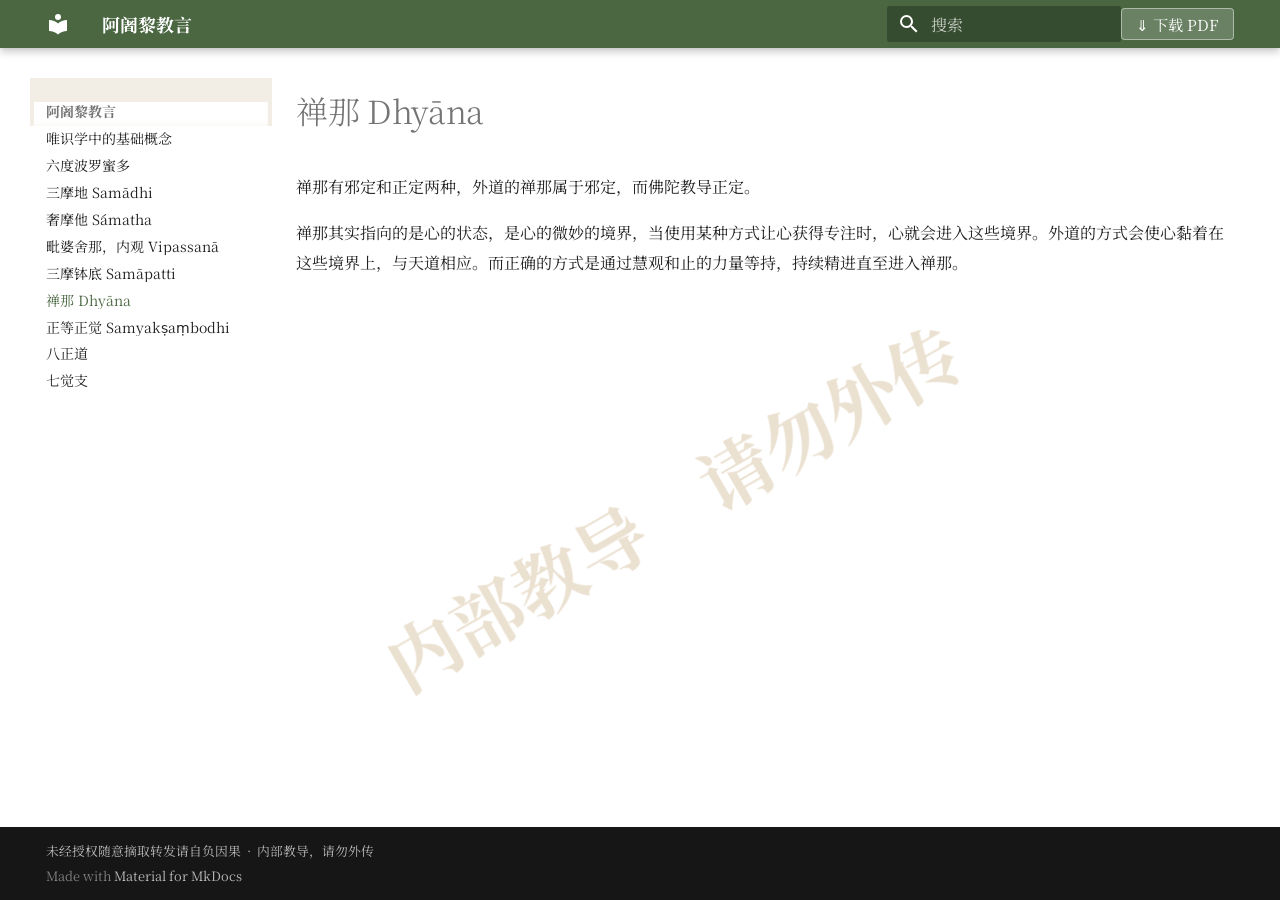
<file: 禅那-dhyāna/index.html>
<!doctype html>
<html lang="zh" class="no-js">
  <head>
    
      <meta charset="utf-8">
      <meta name="viewport" content="width=device-width,initial-scale=1">
      
      
      
        <link rel="canonical" href="https://acarya-vani.github.io/%E7%A6%85%E9%82%A3-dhy%C4%81na/">
      
      
        <link rel="prev" href="../%E4%B8%89%E6%91%A9%E9%92%B5%E5%BA%95-sam%C4%81patti/">
      
      
        <link rel="next" href="../%E6%AD%A3%E7%AD%89%E6%AD%A3%E8%A7%89-samyak%E1%B9%A3a%E1%B9%83bodhi/">
      
      
        
      
      
      <link rel="icon" href="../assets/images/favicon.png">
      <meta name="generator" content="mkdocs-1.6.1, mkdocs-material-9.8.0">
    
    
      
        <title>禅那 Dhyāna - 阿阇黎教言</title>
      
    
    
      <link rel="stylesheet" href="../assets/stylesheets/main.57a0d79d.min.css">
      
        
        <link rel="stylesheet" href="../assets/stylesheets/palette.fb2fffe2.min.css">
      
      


    
    
      
    
    
      
        
        
        <link rel="preconnect" href="https://fonts.gstatic.com" crossorigin>
        <link rel="stylesheet" href="https://fonts.googleapis.com/css?family=Noto+Serif+SC:300,300i,400,400i,700,700i%7CNoto+Sans+Mono:400,400i,700,700i&display=fallback">
        <style>:root{--md-text-font:"Noto Serif SC";--md-code-font:"Noto Sans Mono"}</style>
      
    
    
      <link rel="stylesheet" href="../assets/custom.css">
    
    <script>__md_scope=new URL("..",location),__md_hash=e=>[...e].reduce(((e,_)=>(e<<5)-e+_.charCodeAt(0)),0),__md_get=(e,_=localStorage,t=__md_scope)=>JSON.parse(_.getItem(t.pathname+"."+e)),__md_set=(e,_,t=localStorage,a=__md_scope)=>{try{t.setItem(a.pathname+"."+e,JSON.stringify(_))}catch(e){}}</script>
    
      

    
    
  </head>
  
  
    
    
    
    
    
    <body dir="ltr" data-md-color-scheme="default" data-md-color-primary="custom" data-md-color-accent="custom">
  
    
    <input class="md-toggle" data-md-toggle="drawer" type="checkbox" id="__drawer" autocomplete="off">
    <input class="md-toggle" data-md-toggle="search" type="checkbox" id="__search" autocomplete="off">
    <label class="md-overlay" for="__drawer"></label>
    <div data-md-component="skip">
      
        
        <a href="#dhyana" class="md-skip">
          跳转至
        </a>
      
    </div>
    <div data-md-component="announce">
      
    </div>
    
    
      

  

<header class="md-header md-header--shadow" data-md-component="header">
  <nav class="md-header__inner md-grid" aria-label="页眉">
    <a href=".." title="阿阇黎教言" class="md-header__button md-logo" aria-label="阿阇黎教言" data-md-component="logo">
      
  
  <svg xmlns="http://www.w3.org/2000/svg" viewBox="0 0 24 24"><path d="M12 8a3 3 0 0 0 3-3 3 3 0 0 0-3-3 3 3 0 0 0-3 3 3 3 0 0 0 3 3m0 3.54C9.64 9.35 6.5 8 3 8v11c3.5 0 6.64 1.35 9 3.54 2.36-2.19 5.5-3.54 9-3.54V8c-3.5 0-6.64 1.35-9 3.54"/></svg>

    </a>
    <label class="md-header__button md-icon" for="__drawer">
      
      <svg xmlns="http://www.w3.org/2000/svg" viewBox="0 0 24 24"><path d="M3 6h18v2H3zm0 5h18v2H3zm0 5h18v2H3z"/></svg>
    </label>
    <div class="md-header__title" data-md-component="header-title">
      <div class="md-header__ellipsis">
        <div class="md-header__topic">
          <span class="md-ellipsis">
            阿阇黎教言
          </span>
        </div>
        <div class="md-header__topic" data-md-component="header-topic">
          <span class="md-ellipsis">
            
              禅那 Dhyāna
            
          </span>
        </div>
      </div>
    </div>
    
      
    
    
    
    
      
      
        <label class="md-header__button md-icon" for="__search">
          
          <svg xmlns="http://www.w3.org/2000/svg" viewBox="0 0 24 24"><path d="M9.5 3A6.5 6.5 0 0 1 16 9.5c0 1.61-.59 3.09-1.56 4.23l.27.27h.79l5 5-1.5 1.5-5-5v-.79l-.27-.27A6.52 6.52 0 0 1 9.5 16 6.5 6.5 0 0 1 3 9.5 6.5 6.5 0 0 1 9.5 3m0 2C7 5 5 7 5 9.5S7 14 9.5 14 14 12 14 9.5 12 5 9.5 5"/></svg>
        </label>
        <div class="md-search" data-md-component="search" role="dialog">
  <label class="md-search__overlay" for="__search"></label>
  <div class="md-search__inner" role="search">
    <form class="md-search__form" name="search">
      <input type="text" class="md-search__input" name="query" aria-label="搜索" placeholder="搜索" autocapitalize="off" autocorrect="off" autocomplete="off" spellcheck="false" data-md-component="search-query" required>
      <label class="md-search__icon md-icon" for="__search">
        
        <svg xmlns="http://www.w3.org/2000/svg" viewBox="0 0 24 24"><path d="M9.5 3A6.5 6.5 0 0 1 16 9.5c0 1.61-.59 3.09-1.56 4.23l.27.27h.79l5 5-1.5 1.5-5-5v-.79l-.27-.27A6.52 6.52 0 0 1 9.5 16 6.5 6.5 0 0 1 3 9.5 6.5 6.5 0 0 1 9.5 3m0 2C7 5 5 7 5 9.5S7 14 9.5 14 14 12 14 9.5 12 5 9.5 5"/></svg>
        
        <svg xmlns="http://www.w3.org/2000/svg" viewBox="0 0 24 24"><path d="M20 11v2H8l5.5 5.5-1.42 1.42L4.16 12l7.92-7.92L13.5 5.5 8 11z"/></svg>
      </label>
      <nav class="md-search__options" aria-label="查找">
        
        <button type="reset" class="md-search__icon md-icon" title="清空当前内容" aria-label="清空当前内容" tabindex="-1">
          
          <svg xmlns="http://www.w3.org/2000/svg" viewBox="0 0 24 24"><path d="M19 6.41 17.59 5 12 10.59 6.41 5 5 6.41 10.59 12 5 17.59 6.41 19 12 13.41 17.59 19 19 17.59 13.41 12z"/></svg>
        </button>
      </nav>
      
        <div class="md-search__suggest" data-md-component="search-suggest"></div>
      
    </form>
    <div class="md-search__output">
      <div class="md-search__scrollwrap" tabindex="0" data-md-scrollfix>
        <div class="md-search-result" data-md-component="search-result">
          <div class="md-search-result__meta">
            正在初始化搜索引擎
          </div>
          <ol class="md-search-result__list" role="presentation"></ol>
        </div>
      </div>
    </div>
  </div>
</div>
      
    
    
  </nav>
  
</header>
    
    <div class="md-container" data-md-component="container">
      
      
        
          
        
      
      <main class="md-main" data-md-component="main">
        <div class="md-main__inner md-grid">
          
            
              
              <div class="md-sidebar md-sidebar--primary" data-md-component="sidebar" data-md-type="navigation" >
                <div class="md-sidebar__scrollwrap">
                  <div class="md-sidebar__inner">
                    



  

<nav class="md-nav md-nav--primary md-nav--integrated" aria-label="导航栏" data-md-level="0">
  <label class="md-nav__title" for="__drawer">
    <a href=".." title="阿阇黎教言" class="md-nav__button md-logo" aria-label="阿阇黎教言" data-md-component="logo">
      
  
  <svg xmlns="http://www.w3.org/2000/svg" viewBox="0 0 24 24"><path d="M12 8a3 3 0 0 0 3-3 3 3 0 0 0-3-3 3 3 0 0 0-3 3 3 3 0 0 0 3 3m0 3.54C9.64 9.35 6.5 8 3 8v11c3.5 0 6.64 1.35 9 3.54 2.36-2.19 5.5-3.54 9-3.54V8c-3.5 0-6.64 1.35-9 3.54"/></svg>

    </a>
    阿阇黎教言
  </label>
  
  <ul class="md-nav__list" data-md-scrollfix>
    
      
      
  
  
  
  
    <li class="md-nav__item">
      <a href="../%E5%94%AF%E8%AF%86%E5%AD%A6%E4%B8%AD%E7%9A%84%E5%9F%BA%E7%A1%80%E6%A6%82%E5%BF%B5/" class="md-nav__link">
        
  
  
  <span class="md-ellipsis">
    
  
    唯识学中的基础概念
  

    
  </span>
  
  

      </a>
    </li>
  

    
      
      
  
  
  
  
    <li class="md-nav__item">
      <a href="../%E5%85%AD%E5%BA%A6%E6%B3%A2%E7%BD%97%E8%9C%9C%E5%A4%9A/" class="md-nav__link">
        
  
  
  <span class="md-ellipsis">
    
  
    六度波罗蜜多
  

    
  </span>
  
  

      </a>
    </li>
  

    
      
      
  
  
  
  
    <li class="md-nav__item">
      <a href="../%E4%B8%89%E6%91%A9%E5%9C%B0-sam%C4%81dhi/" class="md-nav__link">
        
  
  
  <span class="md-ellipsis">
    
  
    三摩地 Samādhi
  

    
  </span>
  
  

      </a>
    </li>
  

    
      
      
  
  
  
  
    <li class="md-nav__item">
      <a href="../%E5%A5%A2%E6%91%A9%E4%BB%96-%C5%9Bamatha/" class="md-nav__link">
        
  
  
  <span class="md-ellipsis">
    
  
    奢摩他 Śamatha
  

    
  </span>
  
  

      </a>
    </li>
  

    
      
      
  
  
  
  
    <li class="md-nav__item">
      <a href="../%E6%AF%97%E5%A9%86%E8%88%8D%E9%82%A3-%E5%86%85%E8%A7%82-vipassan%C4%81/" class="md-nav__link">
        
  
  
  <span class="md-ellipsis">
    
  
    毗婆舍那，内观 Vipassanā
  

    
  </span>
  
  

      </a>
    </li>
  

    
      
      
  
  
  
  
    <li class="md-nav__item">
      <a href="../%E4%B8%89%E6%91%A9%E9%92%B5%E5%BA%95-sam%C4%81patti/" class="md-nav__link">
        
  
  
  <span class="md-ellipsis">
    
  
    三摩钵底 Samāpatti
  

    
  </span>
  
  

      </a>
    </li>
  

    
      
      
  
  
    
  
  
  
    <li class="md-nav__item md-nav__item--active">
      
      <input class="md-nav__toggle md-toggle" type="checkbox" id="__toc">
      
      
        
      
      
      <a href="./" class="md-nav__link md-nav__link--active">
        
  
  
  <span class="md-ellipsis">
    
  
    禅那 Dhyāna
  

    
  </span>
  
  

      </a>
      
    </li>
  

    
      
      
  
  
  
  
    <li class="md-nav__item">
      <a href="../%E6%AD%A3%E7%AD%89%E6%AD%A3%E8%A7%89-samyak%E1%B9%A3a%E1%B9%83bodhi/" class="md-nav__link">
        
  
  
  <span class="md-ellipsis">
    
  
    正等正觉 Samyakṣaṃbodhi
  

    
  </span>
  
  

      </a>
    </li>
  

    
      
      
  
  
  
  
    <li class="md-nav__item">
      <a href="../%E5%85%AB%E6%AD%A3%E9%81%93/" class="md-nav__link">
        
  
  
  <span class="md-ellipsis">
    
  
    八正道
  

    
  </span>
  
  

      </a>
    </li>
  

    
      
      
  
  
  
  
    <li class="md-nav__item">
      <a href="../%E4%B8%83%E8%A7%89%E6%94%AF/" class="md-nav__link">
        
  
  
  <span class="md-ellipsis">
    
  
    七觉支
  

    
  </span>
  
  

      </a>
    </li>
  

    
  </ul>
</nav>
                  </div>
                </div>
              </div>
            
            
          
          
            <div class="md-content" data-md-component="content">
              
              <article class="md-content__inner md-typeset">
                
                  



<h1 id="dhyana">禅那 Dhyāna</h1>
<p>禅​那​有​邪​定​和​正​定​两​种，外​道​的​禅​那​属​于​邪​定，而​佛​陀​教​导​正​定。</p>
<p>禅​那​其​实​指​向​的​是​心​的​状​态，是​心​的​微​妙​的​境​界，当​使​用​某​种​方​式​让​心​获​得​专​注​时，心​就​会​进​入​这​些​境​界。外​道​的​方​式​会​使​心​黏​着​在​这​些​境​界​上，与​天​道​相​应。而​正​确​的​方​式​是​通​过​慧​观​和​止​的​力​量​等​持，持​续​精​进​直​至​进​入​禅​那。</p>







  
  






                
              </article>
            </div>
          
          
<script>var target=document.getElementById(location.hash.slice(1));target&&target.name&&(target.checked=target.name.startsWith("__tabbed_"))</script>
        </div>
        
          <button type="button" class="md-top md-icon" data-md-component="top" hidden>
  
  <svg xmlns="http://www.w3.org/2000/svg" viewBox="0 0 24 24"><path d="M13 20h-2V8l-5.5 5.5-1.42-1.42L12 4.16l7.92 7.92-1.42 1.42L13 8z"/></svg>
  回到页面顶部
</button>
        
      </main>
      
        <footer class="md-footer">
  
  <div class="md-footer-meta md-typeset">
    <div class="md-footer-meta__inner md-grid">
      <div class="md-copyright">
  
    <div class="md-copyright__highlight">
      未经授权随意摘取转发请自负因果 &nbsp;·&nbsp; 内部教导，请勿外传
    </div>
  
  
    Made with
    <a href="https://squidfunk.github.io/mkdocs-material/" target="_blank" rel="noopener">
      Material for MkDocs
    </a>
  
</div>
      
    </div>
  </div>
</footer>
      
    </div>
    <div class="md-dialog" data-md-component="dialog">
      <div class="md-dialog__inner md-typeset"></div>
    </div>
    
    
    
      
      
      <script id="__config" type="application/json">{"annotate": null, "base": "..", "features": ["navigation.sections", "navigation.top", "toc.integrate", "search.highlight", "search.suggest"], "search": "../assets/javascripts/workers/search.a7633da7.min.js", "tags": null, "translations": {"clipboard.copied": "\u5df2\u590d\u5236", "clipboard.copy": "\u590d\u5236", "search.result.more.one": "\u5728\u8be5\u9875\u4e0a\u8fd8\u6709 1 \u4e2a\u7b26\u5408\u6761\u4ef6\u7684\u7ed3\u679c", "search.result.more.other": "\u5728\u8be5\u9875\u4e0a\u8fd8\u6709 # \u4e2a\u7b26\u5408\u6761\u4ef6\u7684\u7ed3\u679c", "search.result.none": "\u6ca1\u6709\u627e\u5230\u7b26\u5408\u6761\u4ef6\u7684\u7ed3\u679c", "search.result.one": "\u627e\u5230 1 \u4e2a\u7b26\u5408\u6761\u4ef6\u7684\u7ed3\u679c", "search.result.other": "# \u4e2a\u7b26\u5408\u6761\u4ef6\u7684\u7ed3\u679c", "search.result.placeholder": "\u952e\u5165\u4ee5\u5f00\u59cb\u641c\u7d22", "search.result.term.missing": "\u7f3a\u5c11", "select.version": "\u9009\u62e9\u5f53\u524d\u7248\u672c"}, "version": null}</script>
    
    
      <script src="../assets/javascripts/bundle.c21346df.min.js"></script>
      
        <script src="../assets/pdf-download.js"></script>
      
    
  </body>
</html>
</file>
<file: assets/custom.css>
/* ── Brand colours ─────────────────────────────────────────── */
:root {
  --md-primary-fg-color:        #4a6741;
  --md-primary-fg-color--light: #6a8f60;
  --md-primary-fg-color--dark:  #3a5433;
  --md-accent-fg-color:         #7a5c3a;
  --md-default-bg-color:        #f9f6f0;
  --md-code-bg-color:           #f0ede6;
}

/* Body font — fall back through CJK stacks */
body, .md-typeset {
  font-family: "Noto Serif SC", "STSong", "SimSun", "Source Han Serif SC",
               Georgia, serif !important;
  line-height: 1.9;
}

/* Warm background for main content */
.md-main { background: var(--md-default-bg-color); }
.md-content { background: var(--md-default-bg-color); }
.md-sidebar { background: #f2ede5; }

/* ── Watermark centred in content pane ──────────────────────── */
.md-content__inner::before {
  content: "内部教导　请勿外传";
  position: fixed;
  /* centre within the content column, clear of both sidebars */
  top: 50%;
  left: calc(var(--md-sidebar-width, 242px) +
             (100vw - var(--md-sidebar-width, 242px) - var(--md-sidebar-width, 242px)) / 2);
  transform: translate(-50%, -50%) rotate(-30deg);
  font-size: 3.6rem;
  font-weight: bold;
  color: #b8945a;
  opacity: 0.28;
  pointer-events: none;
  white-space: nowrap;
  z-index: 0;
}

/* ── Disable text selection & context menu (CSS layer) ─────── */
.md-content, .md-typeset {
  user-select: none;
  -webkit-user-select: none;
}

/* ── Timestamp bar ─────────────────────────────────────────── */
.timestamp-bar {
  display: inline-flex;
  gap: 1.2rem;
  background: #ede9e0;
  border: 1px solid #d5cfc4;
  border-radius: 4px;
  padding: .28rem .8rem;
  font-size: .78rem;
  color: #7a6a5a;
  margin: .4rem 0 1.6rem;
}
.timestamp-bar strong { color: #4a6741; }

/* ── Blockquote → tcolorbox style ──────────────────────────── */
.md-typeset blockquote {
  background: #ede9e0;
  border-left: 3px solid #4a6741;
  border-radius: 0 4px 4px 0;
  padding: .8rem 1.2rem;
  color: inherit;
}

/* ── PDF download button in header ─────────────────────────── */
.md-header__pdf-btn {
  display: inline-flex;
  align-items: center;
  gap: .35rem;
  background: rgba(255,255,255,.18);
  border: 1px solid rgba(255,255,255,.45);
  border-radius: 4px;
  color: var(--md-primary-bg-color, #fff);
  font-size: .76rem;
  padding: .22rem .7rem;
  cursor: pointer;
  margin-right: .6rem;
  white-space: nowrap;
  font-family: inherit;
  text-decoration: none;
}
.md-header__pdf-btn:hover { background: rgba(255,255,255,.32); }
.md-header__pdf-btn:disabled { opacity: .5; cursor: default; }
</file>
<file: assets/stylesheets/main.57a0d79d.min.css>
@charset "UTF-8";html{box-sizing:border-box;-webkit-text-size-adjust:none;-moz-text-size-adjust:none;text-size-adjust:none}*,:after,:before{box-sizing:inherit}@media(prefers-reduced-motion){*,:after,:before{transition:none!important}}body{margin:0;-webkit-font-smoothing:antialiased;-moz-osx-font-smoothing:grayscale;--md-text-font-family:var(--md-text-font, _),
    -apple-system, BlinkMacSystemFont, Helvetica, Arial, sans-serif;--md-code-font-family:var(--md-code-font, _),
    SFMono-Regular, Consolas, Menlo, monospace}.md-typeset code:not(.focus-visible),a,button,input,label{-webkit-tap-highlight-color:transparent}a{color:inherit;text-decoration:none}hr{box-sizing:initial;display:block;height:.05rem;padding:0;overflow:visible;border:0}small{font-size:80%}sub,sup{line-height:1em}img{border-style:none}table{border-spacing:0;border-collapse:initial}td,th{font-weight:400;vertical-align:top}button{padding:0;margin:0;font-family:inherit;font-size:inherit;background:#0000;border:0}input{border:0;outline:none}:root{--md-primary-fg-color:#4051b5;--md-primary-fg-color--light:#5d6cc0;--md-primary-fg-color--dark:#303fa1;--md-primary-bg-color:#fff;--md-primary-bg-color--light:#ffffffb3;--md-accent-fg-color:#526cfe;--md-accent-fg-color--transparent:#526cfe1a;--md-accent-bg-color:#fff;--md-accent-bg-color--light:#ffffffb3;--md-typeset-table-sort-icon:url("data:image/svg+xml;charset=utf-8,<svg xmlns='http://www.w3.org/2000/svg' viewBox='0 0 24 24'><path d='m18 21-4-4h3V7h-3l4-4 4 4h-3v10h3M2 19v-2h10v2M2 13v-2h7v2M2 7V5h4v2z'/></svg>");--md-typeset-table-sort-icon--asc:url("data:image/svg+xml;charset=utf-8,<svg xmlns='http://www.w3.org/2000/svg' viewBox='0 0 24 24'><path d='M19 17h3l-4 4-4-4h3V3h2M2 17h10v2H2M6 5v2H2V5m0 6h7v2H2z'/></svg>");--md-typeset-table-sort-icon--desc:url("data:image/svg+xml;charset=utf-8,<svg xmlns='http://www.w3.org/2000/svg' viewBox='0 0 24 24'><path d='M19 7h3l-4-4-4 4h3v14h2M2 17h10v2H2M6 5v2H2V5m0 6h7v2H2z'/></svg>")}[data-md-color-scheme=default]{color-scheme:light}[data-md-color-scheme=default] img[src$="#gh-dark-mode-only"],[data-md-color-scheme=default] img[src$="#only-dark"]{display:none}:root,[data-md-color-scheme=default]{--md-hue:225deg;--md-default-fg-color:#000000de;--md-default-fg-color--light:#0000008a;--md-default-fg-color--lighter:#00000052;--md-default-fg-color--lightest:#00000012;--md-default-bg-color:#fff;--md-default-bg-color--light:#ffffffb3;--md-default-bg-color--lighter:#ffffff4d;--md-default-bg-color--lightest:#ffffff1f;--md-code-fg-color:#36464e;--md-code-bg-color:#f5f5f5;--md-code-bg-color--light:#f5f5f5b3;--md-code-bg-color--lighter:#f5f5f54d;--md-code-hl-color:#4287ff;--md-code-hl-color--light:#4287ff1a;--md-code-hl-number-color:#d52a2a;--md-code-hl-special-color:#db1457;--md-code-hl-function-color:#a846b9;--md-code-hl-constant-color:#6e59d9;--md-code-hl-keyword-color:#3f6ec6;--md-code-hl-string-color:#1c7d4d;--md-code-hl-name-color:var(--md-code-fg-color);--md-code-hl-operator-color:var(--md-default-fg-color--light);--md-code-hl-punctuation-color:var(--md-default-fg-color--light);--md-code-hl-comment-color:var(--md-default-fg-color--light);--md-code-hl-generic-color:var(--md-default-fg-color--light);--md-code-hl-variable-color:var(--md-default-fg-color--light);--md-typeset-color:var(--md-default-fg-color);--md-typeset-a-color:var(--md-primary-fg-color);--md-typeset-del-color:#f5503d26;--md-typeset-ins-color:#0bd57026;--md-typeset-kbd-color:#fafafa;--md-typeset-kbd-accent-color:#fff;--md-typeset-kbd-border-color:#b8b8b8;--md-typeset-mark-color:#ffff0080;--md-typeset-table-color:#0000001f;--md-typeset-table-color--light:#00000009;--md-admonition-fg-color:var(--md-default-fg-color);--md-admonition-bg-color:var(--md-default-bg-color);--md-warning-fg-color:#000000de;--md-warning-bg-color:#ff9;--md-footer-fg-color:#fff;--md-footer-fg-color--light:#ffffffb3;--md-footer-fg-color--lighter:#ffffff73;--md-footer-bg-color:#000000de;--md-footer-bg-color--dark:#00000052;--md-shadow-z1:0 0.2rem 0.5rem #0000000d,
    0 0 0.05rem #0000001a;--md-shadow-z2:0 0.2rem 0.5rem #0000001a,
    0 0 0.05rem #00000040;--md-shadow-z3:0 0.2rem 0.5rem #0003,
    0 0 0.05rem #00000059}.md-icon svg{display:block;width:1.2rem;height:1.2rem;fill:currentcolor}aside,body,input{font-family:var(--md-text-font-family);font-feature-settings:"kern","liga";color:var(--md-typeset-color)}code,kbd,pre{font-family:var(--md-code-font-family);font-feature-settings:"kern"}.md-typeset{font-size:.8rem;line-height:1.6;overflow-wrap:break-word;-webkit-print-color-adjust:exact;color-adjust:exact}@media print{.md-typeset{font-size:.68rem}.md-typeset code,.md-typeset kbd,.md-typeset pre{white-space:pre-wrap}}.md-typeset blockquote,.md-typeset dl,.md-typeset figure,.md-typeset ol,.md-typeset pre,.md-typeset ul{margin-top:1em;margin-bottom:1em}.md-typeset h1{margin:0 0 1.25em;font-size:2em;line-height:1.3;color:var(--md-default-fg-color--light)}.md-typeset h1,.md-typeset h2{font-weight:300;letter-spacing:-.01em}.md-typeset h2{margin:1.6em 0 .64em;font-size:1.5625em;line-height:1.4}.md-typeset h3{margin:1.6em 0 .8em;font-size:1.25em;font-weight:400;line-height:1.5;letter-spacing:-.01em}.md-typeset h2+h3{margin-top:.8em}.md-typeset h4{margin:1em 0;font-weight:700;letter-spacing:-.01em}.md-typeset h5,.md-typeset h6{margin:1.25em 0;font-size:.8em;font-weight:700;color:var(--md-default-fg-color--light);letter-spacing:-.01em}.md-typeset h5{text-transform:uppercase}.md-typeset h5 code{text-transform:none}.md-typeset hr{display:flow-root;margin:1.5em 0;border-bottom:.05rem solid var(--md-default-fg-color--lightest)}.md-typeset a{color:var(--md-typeset-a-color);word-break:break-word}.md-typeset a,.md-typeset a:before{transition:color 125ms}.md-typeset a:focus,.md-typeset a:hover{color:var(--md-accent-fg-color)}.md-typeset a:focus code,.md-typeset a:hover code{color:var(--md-accent-fg-color);background-color:var(--md-accent-fg-color--transparent)}.md-typeset a code{color:var(--md-typeset-a-color)}.md-typeset a.focus-visible{outline-color:var(--md-accent-fg-color);outline-offset:.2rem}.md-typeset code,.md-typeset kbd,.md-typeset pre{font-variant-ligatures:none;color:var(--md-code-fg-color);direction:ltr;transition:background-color 125ms}.md-typeset code{padding:0 .2941176471em;font-size:.85em;word-break:break-word;background-color:var(--md-code-bg-color);border-radius:.1rem;-webkit-box-decoration-break:clone;box-decoration-break:clone;transition:color 125ms,background-color 125ms}.md-typeset code:not(.focus-visible){outline:none}.md-typeset pre{position:relative;display:flow-root;line-height:1.4}.md-typeset pre>code{display:block;padding:.7720588235em 1.1764705882em;margin:0;overflow:auto;word-break:normal;touch-action:auto;scrollbar-color:var(--md-default-fg-color--lighter) #0000;scrollbar-width:thin;outline-color:var(--md-accent-fg-color);box-shadow:none;-webkit-box-decoration-break:slice;box-decoration-break:slice}.md-typeset pre>code:hover{scrollbar-color:var(--md-accent-fg-color) #0000}.md-typeset pre>code::-webkit-scrollbar{width:.2rem;height:.2rem}.md-typeset pre>code::-webkit-scrollbar-thumb{background-color:var(--md-default-fg-color--lighter)}.md-typeset pre>code::-webkit-scrollbar-thumb:hover{background-color:var(--md-accent-fg-color)}.md-typeset kbd{display:inline-block;padding:0 .6666666667em;font-size:.75em;color:var(--md-default-fg-color);word-break:break-word;vertical-align:text-top;background-color:var(--md-typeset-kbd-color);border-radius:.1rem;box-shadow:0 .1rem 0 .05rem var(--md-typeset-kbd-border-color),0 .1rem 0 var(--md-typeset-kbd-border-color),0 -.1rem .2rem var(--md-typeset-kbd-accent-color) inset}.md-typeset mark{color:inherit;word-break:break-word;background-color:var(--md-typeset-mark-color);-webkit-box-decoration-break:clone;box-decoration-break:clone}.md-typeset abbr{text-decoration:none;cursor:help}.md-typeset [data-preview],.md-typeset abbr{border-bottom:.05rem dotted var(--md-default-fg-color--light)}.md-typeset small{opacity:.75}[dir=ltr] .md-typeset sub,[dir=ltr] .md-typeset sup{margin-left:.078125em}[dir=rtl] .md-typeset sub,[dir=rtl] .md-typeset sup{margin-right:.078125em}[dir=ltr] .md-typeset blockquote{padding-left:.6rem;border-left:.2rem solid var(--md-default-fg-color--lighter)}[dir=rtl] .md-typeset blockquote{padding-right:.6rem;border-right:.2rem solid var(--md-default-fg-color--lighter)}.md-typeset blockquote{margin-left:0;margin-right:0;color:var(--md-default-fg-color--light)}.md-typeset ul{list-style-type:disc}.md-typeset ul[type]{list-style-type:revert-layer}[dir=ltr] .md-typeset ol,[dir=ltr] .md-typeset ol li ol,[dir=ltr] .md-typeset ol li ul,[dir=ltr] .md-typeset ul,[dir=ltr] .md-typeset ul li ol,[dir=ltr] .md-typeset ul li ul{margin-left:.625em}[dir=rtl] .md-typeset ol,[dir=rtl] .md-typeset ol li ol,[dir=rtl] .md-typeset ol li ul,[dir=rtl] .md-typeset ul,[dir=rtl] .md-typeset ul li ol,[dir=rtl] .md-typeset ul li ul{margin-right:.625em}.md-typeset ol,.md-typeset ul{padding:0}.md-typeset ol:not([hidden]),.md-typeset ul:not([hidden]){display:flow-root}.md-typeset ol ol,.md-typeset ul ol{list-style-type:lower-alpha}.md-typeset ol ol ol,.md-typeset ul ol ol{list-style-type:lower-roman}.md-typeset ol ol ol ol,.md-typeset ul ol ol ol{list-style-type:upper-alpha}.md-typeset ol ol ol ol ol,.md-typeset ul ol ol ol ol{list-style-type:upper-roman}.md-typeset ol[type],.md-typeset ul[type]{list-style-type:revert-layer}[dir=ltr] .md-typeset ol li,[dir=ltr] .md-typeset ul li{margin-left:1.25em}[dir=rtl] .md-typeset ol li,[dir=rtl] .md-typeset ul li{margin-right:1.25em}.md-typeset ol li,.md-typeset ul li{margin-bottom:.5em}.md-typeset ol li blockquote,.md-typeset ol li p,.md-typeset ul li blockquote,.md-typeset ul li p{margin:.5em 0}.md-typeset ol li:last-child,.md-typeset ul li:last-child{margin-bottom:0}.md-typeset ol li ol,.md-typeset ol li ul,.md-typeset ul li ol,.md-typeset ul li ul{margin-top:.5em;margin-bottom:.5em}[dir=ltr] .md-typeset dd{margin-left:1.875em}[dir=rtl] .md-typeset dd{margin-right:1.875em}.md-typeset dd{margin-top:1em;margin-bottom:1.5em}.md-typeset img,.md-typeset svg,.md-typeset video{max-width:100%;height:auto}.md-typeset img[align=left]{margin:1em 1em 1em 0}.md-typeset img[align=right]{margin:1em 0 1em 1em}.md-typeset img[align]:only-child{margin-top:0}.md-typeset figure{display:flow-root;width:fit-content;max-width:100%;margin:1em auto;text-align:center}.md-typeset figure img{display:block;margin:0 auto}.md-typeset figcaption{max-width:24rem;margin:1em auto;font-style:italic}.md-typeset iframe{max-width:100%}.md-typeset table:not([class]){display:inline-block;max-width:100%;overflow:auto;font-size:.64rem;touch-action:auto;background-color:var(--md-default-bg-color);border:.05rem solid var(--md-typeset-table-color);border-radius:.1rem}@media print{.md-typeset table:not([class]){display:table}}.md-typeset table:not([class])+*{margin-top:1.5em}.md-typeset table:not([class]) td>:first-child,.md-typeset table:not([class]) th>:first-child{margin-top:0}.md-typeset table:not([class]) td>:last-child,.md-typeset table:not([class]) th>:last-child{margin-bottom:0}.md-typeset table:not([class]) td:not([align]),.md-typeset table:not([class]) th:not([align]){text-align:left}[dir=rtl] .md-typeset table:not([class]) td:not([align]),[dir=rtl] .md-typeset table:not([class]) th:not([align]){text-align:right}.md-typeset table:not([class]) th{min-width:5rem;padding:.9375em 1.25em;font-weight:700;vertical-align:top}.md-typeset table:not([class]) td{padding:.9375em 1.25em;vertical-align:top;border-top:.05rem solid var(--md-typeset-table-color)}.md-typeset table:not([class]) tbody tr{transition:background-color 125ms}.md-typeset table:not([class]) tbody tr:hover{background-color:var(--md-typeset-table-color--light);box-shadow:0 .05rem 0 var(--md-default-bg-color) inset}.md-typeset table:not([class]) a{word-break:normal}.md-typeset table th[role=columnheader]{cursor:pointer}[dir=ltr] .md-typeset table th[role=columnheader]:after{margin-left:.5em}[dir=rtl] .md-typeset table th[role=columnheader]:after{margin-right:.5em}.md-typeset table th[role=columnheader]:after{display:inline-block;width:1.2em;height:1.2em;vertical-align:text-bottom;content:"";-webkit-mask-image:var(--md-typeset-table-sort-icon);mask-image:var(--md-typeset-table-sort-icon);-webkit-mask-repeat:no-repeat;mask-repeat:no-repeat;-webkit-mask-size:contain;mask-size:contain;transition:background-color 125ms}.md-typeset table th[role=columnheader]:hover:after{background-color:var(--md-default-fg-color--lighter)}.md-typeset table th[role=columnheader][aria-sort=ascending]:after{background-color:var(--md-default-fg-color--light);-webkit-mask-image:var(--md-typeset-table-sort-icon--asc);mask-image:var(--md-typeset-table-sort-icon--asc)}.md-typeset table th[role=columnheader][aria-sort=descending]:after{background-color:var(--md-default-fg-color--light);-webkit-mask-image:var(--md-typeset-table-sort-icon--desc);mask-image:var(--md-typeset-table-sort-icon--desc)}.md-typeset__scrollwrap{margin:1em -.8rem;overflow-x:auto;touch-action:auto}.md-typeset__table{display:inline-block;padding:0 .8rem;margin-bottom:.5em}@media print{.md-typeset__table{display:block}}html .md-typeset__table table{display:table;width:100%;margin:0;overflow:hidden}@media screen and (max-width:44.984375em){.md-content__inner>pre{margin:1em -.8rem}.md-content__inner>pre code{border-radius:0}}.md-typeset .md-author{position:relative;display:block;flex-shrink:0;width:1.6rem;height:1.6rem;overflow:hidden;border-radius:100%;transition:color 125ms,transform 125ms}.md-typeset .md-author img{display:block}.md-typeset .md-author--more{font-size:.6rem;font-weight:700;line-height:1.6rem;color:var(--md-default-fg-color--lighter);text-align:center;background:var(--md-default-fg-color--lightest)}.md-typeset .md-author--long{width:2.4rem;height:2.4rem}.md-typeset a.md-author{transform:scale(1)}.md-typeset a.md-author img{filter:grayscale(100%) opacity(75%);border-radius:100%;transition:filter 125ms}.md-typeset a.md-author:focus,.md-typeset a.md-author:hover{z-index:1;transform:scale(1.1)}.md-typeset a.md-author:focus img,.md-typeset a.md-author:hover img{filter:grayscale(0)}.md-banner{overflow:auto;color:var(--md-footer-fg-color);background-color:var(--md-footer-bg-color)}@media print{.md-banner{display:none}}.md-banner--warning{color:var(--md-warning-fg-color);background-color:var(--md-warning-bg-color)}.md-banner__inner{padding:0 .8rem;margin:.6rem auto;font-size:.7rem}[dir=ltr] .md-banner__button{float:right}[dir=rtl] .md-banner__button{float:left}.md-banner__button{color:inherit;cursor:pointer;transition:opacity .25s}.no-js .md-banner__button{display:none}.md-banner__button:hover{opacity:.7}html{height:100%;overflow-x:hidden;font-size:125%}@media screen and (min-width:100em){html{font-size:137.5%}}@media screen and (min-width:125em){html{font-size:150%}}body{position:relative;display:flex;flex-direction:column;width:100%;min-height:100%;font-size:.5rem;background-color:var(--md-default-bg-color)}@media print{body{display:block}}@media screen and (max-width:59.984375em){body[data-md-scrolllock]{position:fixed}}.md-grid{max-width:61rem;margin-left:auto;margin-right:auto}.md-container{display:flex;flex-grow:1;flex-direction:column}@media print{.md-container{display:block}}.md-main{flex-grow:1}.md-main__inner{display:flex;height:100%;margin-top:1.5rem}.md-ellipsis{overflow:hidden;text-overflow:ellipsis}.md-toggle{display:none}.md-option{position:absolute;width:0;height:0;opacity:0}.md-option:checked+label:not([hidden]){display:block}.md-option.focus-visible+label{outline-style:auto;outline-color:var(--md-accent-fg-color)}.md-skip{position:fixed;z-index:-1;padding:.3rem .5rem;margin:.5rem;font-size:.64rem;color:var(--md-default-bg-color);background-color:var(--md-default-fg-color);border-radius:.1rem;outline-color:var(--md-accent-fg-color);opacity:0;transform:translateY(.4rem)}.md-skip:focus{z-index:10;opacity:1;transition:transform .25s cubic-bezier(.4,0,.2,1),opacity 175ms 75ms;transform:translateY(0)}@page{margin:25mm}:root{--md-clipboard-icon:url("data:image/svg+xml;charset=utf-8,<svg xmlns='http://www.w3.org/2000/svg' viewBox='0 0 24 24'><path d='M19 21H8V7h11m0-2H8a2 2 0 0 0-2 2v14a2 2 0 0 0 2 2h11a2 2 0 0 0 2-2V7a2 2 0 0 0-2-2m-3-4H4a2 2 0 0 0-2 2v14h2V3h12z'/></svg>");--md-code-select-icon:url("data:image/svg+xml;charset=utf-8,<svg xmlns='http://www.w3.org/2000/svg' viewBox='0 0 24 24'><path d='M19 19h-4v2h4c1.1 0 2-.9 2-2v-4h-2m0-12h-4v2h4v4h2V5c0-1.1-.9-2-2-2M5 5h4V3H5c-1.1 0-2 .9-2 2v4h2m0 6H3v4c0 1.1.9 2 2 2h4v-2H5zm2-4h2v2H7zm4 0h2v2h-2zm4 0h2v2h-2zM7 7h2v2H7zm4 0h2v2h-2zm4 0h2v2h-2zm-8 8h2v2H7zm4 0h2v2h-2zm4 0h2v2h-2z'/></svg>");--md-code-copy-icon:url("data:image/svg+xml;charset=utf-8,<svg xmlns='http://www.w3.org/2000/svg' viewBox='0 0 24 24'><path d='M19 21H8V7h11m0-2H8a2 2 0 0 0-2 2v14a2 2 0 0 0 2 2h11a2 2 0 0 0 2-2V7a2 2 0 0 0-2-2m-3-4H4a2 2 0 0 0-2 2v14h2V3h12z'/></svg>")}.md-clipboard{z-index:1;width:1.5em;height:1.5em;color:var(--md-default-fg-color--lightest);cursor:pointer;border-radius:.1rem;outline-color:var(--md-accent-fg-color);outline-offset:.1rem;transition:color .25s}@media print{.md-clipboard{display:none}}.md-clipboard:not(.focus-visible){outline:none;-webkit-tap-highlight-color:transparent}:hover>.md-clipboard{color:var(--md-default-fg-color--light)}.md-clipboard:focus,.md-clipboard:hover{color:var(--md-accent-fg-color)}.md-clipboard:after{display:block;width:1.125em;height:1.125em;margin:0 auto;content:"";background-color:currentcolor;-webkit-mask-image:var(--md-clipboard-icon);mask-image:var(--md-clipboard-icon);-webkit-mask-repeat:no-repeat;mask-repeat:no-repeat;-webkit-mask-position:center;mask-position:center;-webkit-mask-size:contain;mask-size:contain}.md-clipboard--inline{cursor:pointer}.md-clipboard--inline code{transition:color .25s,background-color .25s}.md-clipboard--inline:focus code,.md-clipboard--inline:hover code{color:var(--md-accent-fg-color);background-color:var(--md-accent-fg-color--transparent)}.md-typeset .md-code__content{display:grid}.md-code__nav{position:absolute;top:.25em;right:.25em;z-index:1;display:flex;gap:.2rem;padding:.2rem;background-color:var(--md-code-bg-color--lighter);border-radius:.1rem;transition:background-color .25s}:hover>.md-code__nav{background-color:var(--md-code-bg-color--light)}.md-code__button{display:block;width:1.5em;height:1.5em;color:var(--md-default-fg-color--lightest);cursor:pointer;outline-color:var(--md-accent-fg-color);outline-offset:.1rem;transition:color .25s}:hover>*>.md-code__button{color:var(--md-default-fg-color--light)}.md-code__button.focus-visible,.md-code__button:hover{color:var(--md-accent-fg-color)}.md-code__button--active{color:var(--md-default-fg-color)!important}.md-code__button:after{display:block;width:1.125em;height:1.125em;margin:0 auto;content:"";background-color:currentcolor;-webkit-mask-repeat:no-repeat;mask-repeat:no-repeat;-webkit-mask-position:center;mask-position:center;-webkit-mask-size:contain;mask-size:contain}.md-code__button[data-md-type=select]:after{-webkit-mask-image:var(--md-code-select-icon);mask-image:var(--md-code-select-icon)}.md-code__button[data-md-type=copy]:after{-webkit-mask-image:var(--md-code-copy-icon);mask-image:var(--md-code-copy-icon)}@keyframes consent{0%{opacity:0;transform:translateY(100%)}to{opacity:1;transform:translateY(0)}}@keyframes overlay{0%{opacity:0}to{opacity:1}}.md-consent__overlay{position:fixed;top:0;z-index:5;width:100%;height:100%;background-color:#0000008a;-webkit-backdrop-filter:blur(.1rem);backdrop-filter:blur(.1rem);opacity:1;animation:overlay .25s both}.md-consent__inner{position:fixed;bottom:0;z-index:5;width:100%;max-height:100%;padding:0;overflow:auto;background-color:var(--md-default-bg-color);border:0;border-radius:.1rem;box-shadow:0 0 .2rem #0000001a,0 .2rem .4rem #0003;animation:consent .5s cubic-bezier(.1,.7,.1,1) both}.md-consent__form{padding:.8rem}.md-consent__settings{display:none;margin:1em 0}input:checked+.md-consent__settings{display:block}.md-consent__controls{margin-bottom:.8rem}.md-typeset .md-consent__controls .md-button{display:inline}@media screen and (max-width:44.984375em){.md-typeset .md-consent__controls .md-button{display:block;width:100%;margin-top:.4rem;text-align:center}}.md-consent label{cursor:pointer}.md-content{flex-grow:1;min-width:0}.md-content__inner{padding-top:.6rem;margin:0 .8rem 1.2rem}@media screen and (min-width:76.25em){[dir=ltr] .md-sidebar--primary:not([hidden])~.md-content>.md-content__inner,[dir=rtl] .md-sidebar--secondary:not([hidden])~.md-content>.md-content__inner{margin-left:1.2rem}[dir=ltr] .md-sidebar--secondary:not([hidden])~.md-content>.md-content__inner,[dir=rtl] .md-sidebar--primary:not([hidden])~.md-content>.md-content__inner{margin-right:1.2rem}}.md-content__inner:before{display:block;height:.4rem;content:""}.md-content__inner>:last-child{margin-bottom:0}[dir=ltr] .md-content__button{float:right;margin-left:.4rem}[dir=rtl] .md-content__button{float:left;margin-right:.4rem}.md-content__button{padding:0;margin:.4rem 0}@media print{.md-content__button{display:none}}.md-typeset .md-content__button{color:var(--md-default-fg-color--lighter)}.md-content__button svg{display:inline;vertical-align:top}[dir=rtl] .md-content__button svg{transform:scaleX(-1)}[dir=ltr] .md-dialog{right:.8rem}[dir=rtl] .md-dialog{left:.8rem}.md-dialog{position:fixed;bottom:.8rem;z-index:4;min-width:11.1rem;padding:.4rem .6rem;pointer-events:none;background-color:var(--md-default-fg-color);border-radius:.1rem;box-shadow:var(--md-shadow-z3);opacity:0;transition:transform 0s .4s,opacity .4s;transform:translateY(100%)}@media print{.md-dialog{display:none}}.md-dialog--active{pointer-events:auto;opacity:1;transition:transform .4s cubic-bezier(.075,.85,.175,1),opacity .4s;transform:translateY(0)}.md-dialog__inner{font-size:.7rem;color:var(--md-default-bg-color)}.md-feedback{margin:2em 0 1em;text-align:center}.md-feedback fieldset{padding:0;margin:0;border:none}.md-feedback__title{margin:1em auto;font-weight:700}.md-feedback__inner{position:relative}.md-feedback__list{position:relative;display:flex;flex-wrap:wrap;place-content:baseline center}.md-feedback__list:hover .md-icon:not(:disabled){color:var(--md-default-fg-color--lighter)}:disabled .md-feedback__list{min-height:1.8rem}.md-feedback__icon{flex-shrink:0;margin:0 .1rem;color:var(--md-default-fg-color--light);cursor:pointer;transition:color 125ms}.md-feedback__icon:not(:disabled).md-icon:hover{color:var(--md-accent-fg-color)}.md-feedback__icon:disabled{color:var(--md-default-fg-color--lightest);pointer-events:none}.md-feedback__note{position:relative;opacity:0;transition:transform .4s cubic-bezier(.1,.7,.1,1),opacity .15s;transform:translateY(.4rem)}.md-feedback__note>*{max-width:16rem;margin:0 auto}:disabled .md-feedback__note{opacity:1;transform:translateY(0)}@media print{.md-feedback,.md-footer{display:none}}.md-footer{color:var(--md-footer-fg-color);background-color:var(--md-footer-bg-color)}.md-footer__inner{justify-content:space-between;padding:.2rem;overflow:auto}.md-footer__inner:not([hidden]){display:flex}.md-footer__link{display:flex;flex-grow:.01;align-items:end;max-width:100%;margin-top:1rem;margin-bottom:.4rem;overflow:hidden;outline-color:var(--md-accent-fg-color);transition:opacity .25s}.md-footer__link:focus,.md-footer__link:hover{opacity:.7}[dir=rtl] .md-footer__link svg{transform:scaleX(-1)}@media screen and (max-width:44.984375em){.md-footer__link--prev{flex-shrink:0}.md-footer__link--prev .md-footer__title{display:none}}[dir=ltr] .md-footer__link--next{margin-left:auto}.md-footer__link--next{text-align:right}[dir=rtl] .md-footer__link--next{margin-right:auto;text-align:left}.md-footer__title{flex-grow:1;max-width:calc(100% - 2.4rem);padding:0 1rem;margin-bottom:.7rem;font-size:.9rem;white-space:nowrap}.md-footer__button{padding:.4rem;margin:.2rem}.md-footer__direction{font-size:.64rem;opacity:.7}.md-footer-meta{background-color:var(--md-footer-bg-color--dark)}.md-footer-meta__inner{display:flex;flex-wrap:wrap;justify-content:space-between;padding:.2rem}html .md-footer-meta.md-typeset a{color:var(--md-footer-fg-color--light)}html .md-footer-meta.md-typeset a:focus,html .md-footer-meta.md-typeset a:hover{color:var(--md-footer-fg-color)}.md-copyright{width:100%;padding:.4rem 0;margin:auto .6rem;font-size:.64rem;color:var(--md-footer-fg-color--lighter)}.md-copyright__highlight{color:var(--md-footer-fg-color--light)}.md-social{display:inline-flex;gap:.2rem;padding:.2rem 0 .6rem;margin:0 .4rem}@media screen and (min-width:45em){.md-copyright{width:auto}.md-social{padding:.6rem 0}}.md-social__link{display:inline-block;width:1.6rem;height:1.6rem;text-align:center}.md-social__link:before{line-height:1.9}.md-social__link svg{max-height:.8rem;vertical-align:-25%;fill:currentcolor}.md-typeset .md-button{display:inline-block;padding:.625em 2em;font-weight:700;color:var(--md-primary-fg-color);cursor:pointer;border:.1rem solid;border-radius:.1rem;transition:color 125ms,background-color 125ms,border-color 125ms}.md-typeset .md-button--primary{color:var(--md-primary-bg-color);background-color:var(--md-primary-fg-color);border-color:var(--md-primary-fg-color)}.md-typeset .md-button:focus,.md-typeset .md-button:hover{color:var(--md-accent-bg-color);background-color:var(--md-accent-fg-color);border-color:var(--md-accent-fg-color)}[dir=ltr] .md-typeset .md-input,[dir=rtl] .md-typeset .md-input{border-top-left-radius:.1rem}[dir=ltr] .md-typeset .md-input,[dir=rtl] .md-typeset .md-input{border-top-right-radius:.1rem}.md-typeset .md-input{height:1.8rem;padding:0 .6rem;font-size:.8rem;border-bottom:.1rem solid var(--md-default-fg-color--lighter);box-shadow:var(--md-shadow-z1);transition:border .25s,box-shadow .25s}.md-typeset .md-input:focus,.md-typeset .md-input:hover{border-bottom-color:var(--md-accent-fg-color);box-shadow:var(--md-shadow-z2)}.md-typeset .md-input--stretch{width:100%}.md-header{position:sticky;left:0;right:0;top:0;z-index:4;display:block;color:var(--md-primary-bg-color);background-color:var(--md-primary-fg-color);box-shadow:0 0 .2rem #0000,0 .2rem .4rem #0000}@media print{.md-header{display:none}}.md-header[hidden]{transition:transform .25s cubic-bezier(.8,0,.6,1),box-shadow .25s;transform:translateY(-100%)}.md-header--shadow{box-shadow:0 0 .2rem #0000001a,0 .2rem .4rem #0003;transition:transform .25s cubic-bezier(.1,.7,.1,1),box-shadow .25s}.md-header__inner{display:flex;align-items:center;padding:0 .2rem}.md-header__button{position:relative;z-index:1;padding:.4rem;margin:.2rem;color:currentcolor;vertical-align:middle;cursor:pointer;outline-color:var(--md-accent-fg-color);transition:opacity .25s}.md-header__button:hover{opacity:.7}.md-header__button:not([hidden]){display:inline-block}.md-header__button:not(.focus-visible){outline:none;-webkit-tap-highlight-color:transparent}.md-header__button.md-logo{padding:.4rem;margin:.2rem}@media screen and (max-width:76.234375em){.md-header__button.md-logo{display:none}}.md-header__button.md-logo img,.md-header__button.md-logo svg{display:block;width:auto;height:1.2rem;fill:currentcolor}@media screen and (min-width:60em){.md-header__button[for=__search]{display:none}}.no-js .md-header__button[for=__search]{display:none}[dir=rtl] .md-header__button[for=__search] svg{transform:scaleX(-1)}@media screen and (min-width:76.25em){.md-header__button[for=__drawer]{display:none}}.md-header__topic{position:absolute;display:flex;max-width:100%;white-space:nowrap;transition:transform .4s cubic-bezier(.1,.7,.1,1),opacity .15s}.md-header__topic+.md-header__topic{z-index:-1;pointer-events:none;opacity:0;transition:transform .4s cubic-bezier(1,.7,.1,.1),opacity .15s;transform:translateX(1.25rem)}[dir=rtl] .md-header__topic+.md-header__topic{transform:translateX(-1.25rem)}.md-draft,.md-header__topic:first-child,.md-nav__title{font-weight:700}[dir=ltr] .md-header__title{margin-left:1rem;margin-right:.4rem}[dir=rtl] .md-header__title{margin-right:1rem;margin-left:.4rem}.md-header__title{flex-grow:1;height:2.4rem;font-size:.9rem;line-height:2.4rem}.md-header__title--active .md-header__topic{z-index:-1;pointer-events:none;opacity:0;transition:transform .4s cubic-bezier(1,.7,.1,.1),opacity .15s;transform:translateX(-1.25rem)}[dir=rtl] .md-header__title--active .md-header__topic{transform:translateX(1.25rem)}.md-header__title--active .md-header__topic+.md-header__topic{z-index:0;pointer-events:auto;opacity:1;transition:transform .4s cubic-bezier(.1,.7,.1,1),opacity .15s;transform:translateX(0)}.md-header__title>.md-header__ellipsis{position:relative;width:100%;height:100%}.md-header__option{display:flex;flex-shrink:0;max-width:100%;white-space:nowrap;transition:max-width 0s .25s,opacity .25s .25s}[data-md-toggle=search]:checked~.md-header .md-header__option{max-width:0;opacity:0;transition:max-width,opacity}.md-header__option>input{bottom:0}.md-header__source{display:none}@media screen and (min-width:60em){[dir=ltr] .md-header__source{margin-left:1rem}[dir=rtl] .md-header__source{margin-right:1rem}.md-header__source{display:block;width:11.7rem;max-width:11.7rem}}@media screen and (min-width:76.25em){[dir=ltr] .md-header__source{margin-left:1.4rem}[dir=rtl] .md-header__source{margin-right:1.4rem}}.md-meta{font-size:.7rem;line-height:1.3;color:var(--md-default-fg-color--light)}.md-meta__list{display:inline-flex;flex-wrap:wrap;padding:0;margin:0;list-style:none}.md-meta__item:not(:last-child):after{margin-left:.2rem;margin-right:.2rem;content:"·"}.md-meta__link{color:var(--md-typeset-a-color)}.md-meta__link:focus,.md-meta__link:hover{color:var(--md-accent-fg-color)}.md-draft{display:inline-block;padding-left:.5714285714em;padding-right:.5714285714em;color:#fff;background-color:#ff1744;border-radius:.125em}:root{--md-nav-icon--prev:url("data:image/svg+xml;charset=utf-8,<svg xmlns='http://www.w3.org/2000/svg' viewBox='0 0 24 24'><path d='M20 11v2H8l5.5 5.5-1.42 1.42L4.16 12l7.92-7.92L13.5 5.5 8 11z'/></svg>");--md-nav-icon--next:url("data:image/svg+xml;charset=utf-8,<svg xmlns='http://www.w3.org/2000/svg' viewBox='0 0 24 24'><path d='M8.59 16.58 13.17 12 8.59 7.41 10 6l6 6-6 6z'/></svg>");--md-toc-icon:url("data:image/svg+xml;charset=utf-8,<svg xmlns='http://www.w3.org/2000/svg' viewBox='0 0 24 24'><path d='M3 9h14V7H3zm0 4h14v-2H3zm0 4h14v-2H3zm16 0h2v-2h-2zm0-10v2h2V7zm0 6h2v-2h-2z'/></svg>");--md-path-icon:url("data:image/svg+xml;charset=utf-8,<svg xmlns='http://www.w3.org/2000/svg' viewBox='0 0 24 24'><path d='M8.59 16.58 13.17 12 8.59 7.41 10 6l6 6-6 6z'/></svg>");--md-post-pin-icon:url("data:image/svg+xml;charset=utf-8,<svg xmlns='http://www.w3.org/2000/svg' viewBox='0 0 24 24'><path d='M16 12V4h1V2H7v2h1v8l-2 2v2h5.2v6h1.6v-6H18v-2z'/></svg>");--md-progress-value:0;--md-progress-delay:400ms;--md-search-result-icon:url("data:image/svg+xml;charset=utf-8,<svg xmlns='http://www.w3.org/2000/svg' viewBox='0 0 24 24'><path d='M14 2H6a2 2 0 0 0-2 2v16a2 2 0 0 0 2 2h7c-.41-.25-.8-.56-1.14-.9-.33-.33-.61-.7-.86-1.1H6V4h7v5h5v1.18c.71.16 1.39.43 2 .82V8zm6.31 16.9c1.33-2.11.69-4.9-1.4-6.22-2.11-1.33-4.91-.68-6.22 1.4-1.34 2.11-.69 4.89 1.4 6.22 1.46.93 3.32.93 4.79.02L22 23.39 23.39 22zm-3.81.1a2.5 2.5 0 0 1-2.5-2.5 2.5 2.5 0 0 1 2.5-2.5 2.5 2.5 0 0 1 2.5 2.5 2.5 2.5 0 0 1-2.5 2.5'/></svg>")}.md-nav,.md-nav__link .md-typeset{font-size:.7rem;line-height:1.3}.md-nav__title{display:block;padding:0 .6rem;overflow:hidden;color:var(--md-default-fg-color--light);text-overflow:ellipsis}.md-nav__title .md-nav__button{display:none}.md-nav__title .md-nav__button img{width:auto;height:100%}.md-nav__title .md-nav__button.md-logo img,.md-nav__title .md-nav__button.md-logo svg{display:block;width:auto;max-width:100%;height:2.4rem;object-fit:contain;fill:currentcolor}.md-nav__list{padding:0;margin:0;list-style:none}.md-nav__link{display:flex;gap:.4rem;align-items:flex-start;margin-top:.625em;scroll-snap-align:start;transition:color 125ms}.md-nav__link--passed,.md-nav__link--passed code{color:var(--md-default-fg-color--light)}.md-nav__item .md-nav__link--active,.md-nav__item .md-nav__link--active code{color:var(--md-typeset-a-color)}.md-nav__link .md-ellipsis{position:relative}.md-nav__link .md-ellipsis code{word-break:normal}[dir=ltr] .md-nav__link .md-icon:last-child{margin-left:auto}[dir=rtl] .md-nav__link .md-icon:last-child{margin-right:auto}.md-nav__link svg{position:relative;flex-shrink:0;height:1.3em;fill:currentcolor}.md-nav__link[for]:focus,.md-nav__link[for]:hover,.md-nav__link[href]:focus,.md-nav__link[href]:hover{color:var(--md-accent-fg-color);cursor:pointer}.md-nav__link[for]:focus code,.md-nav__link[for]:hover code,.md-nav__link[href]:focus code,.md-nav__link[href]:hover code{color:var(--md-accent-fg-color);background-color:var(--md-accent-fg-color--transparent)}.md-nav__link.focus-visible,.md-pagination__link.focus-visible{outline-color:var(--md-accent-fg-color);outline-offset:.2rem}.md-nav--primary .md-nav__link[for=__toc]{display:none}.md-nav--primary .md-nav__link[for=__toc] .md-icon:after{display:block;width:100%;height:100%;background-color:currentcolor;-webkit-mask-image:var(--md-toc-icon);mask-image:var(--md-toc-icon)}.md-nav--primary .md-nav__link[for=__toc]~.md-nav,.md-nav__source{display:none}.md-nav__container>.md-nav__link{margin-top:0}.md-nav__container>.md-nav__link:first-child{flex-grow:1;min-width:0}.md-nav__icon{flex-shrink:0}@media screen and (max-width:76.234375em){.md-nav--primary,.md-nav--primary .md-nav{position:absolute;left:0;right:0;top:0;z-index:1;display:flex;flex-direction:column;height:100%;background-color:var(--md-default-bg-color)}.md-nav--primary .md-nav__item,.md-nav--primary .md-nav__title{font-size:.8rem;line-height:1.5}.md-nav--primary .md-nav__title{position:relative;height:5.6rem;padding:3rem .8rem .2rem;line-height:2.4rem;color:var(--md-default-fg-color--light);white-space:nowrap;cursor:pointer;background-color:var(--md-default-fg-color--lightest)}[dir=ltr] .md-nav--primary .md-nav__title .md-nav__icon{left:.4rem}[dir=rtl] .md-nav--primary .md-nav__title .md-nav__icon{right:.4rem}.md-nav--primary .md-nav__title .md-nav__icon{position:absolute;top:.4rem;display:block;width:1.2rem;height:1.2rem;margin:.2rem}.md-nav--primary .md-nav__title .md-nav__icon:after{display:block;width:100%;height:100%;content:"";background-color:currentcolor;-webkit-mask-image:var(--md-nav-icon--prev);mask-image:var(--md-nav-icon--prev);-webkit-mask-repeat:no-repeat;mask-repeat:no-repeat;-webkit-mask-position:center;mask-position:center;-webkit-mask-size:contain;mask-size:contain}.md-nav--primary .md-nav__title~.md-nav__list{overflow-y:auto;touch-action:pan-y;scroll-snap-type:y mandatory;background-color:var(--md-default-bg-color);box-shadow:0 .05rem 0 var(--md-default-fg-color--lightest) inset}.md-nav--primary .md-nav__title~.md-nav__list>:first-child{border-top:0}.md-nav--primary .md-nav__title[for=__drawer]{font-weight:700;color:var(--md-primary-bg-color);background-color:var(--md-primary-fg-color)}.md-nav--primary .md-nav__title .md-logo{position:absolute;left:.2rem;right:.2rem;top:.2rem;display:block;padding:.4rem;margin:.2rem}.md-nav--primary .md-nav__list{flex:1}.md-nav--primary .md-nav__item{border-top:.05rem solid var(--md-default-fg-color--lightest)}.md-nav--primary .md-nav__item--active>.md-nav__link{color:var(--md-typeset-a-color)}.md-nav--primary .md-nav__item--active>.md-nav__link:focus,.md-nav--primary .md-nav__item--active>.md-nav__link:hover{color:var(--md-accent-fg-color)}.md-nav--primary .md-nav__link{padding:.6rem .8rem;margin-top:0}.md-nav--primary .md-nav__link svg{margin-top:.1em}.md-nav--primary .md-nav__link>.md-nav__link{padding:0}[dir=ltr] .md-nav--primary .md-nav__link .md-nav__icon{margin-right:-.2rem}[dir=rtl] .md-nav--primary .md-nav__link .md-nav__icon{margin-left:-.2rem}.md-nav--primary .md-nav__link .md-nav__icon{width:1.2rem;height:1.2rem;font-size:1.2rem}.md-nav--primary .md-nav__link .md-nav__icon:after{display:block;width:100%;height:100%;content:"";background-color:currentcolor;-webkit-mask-image:var(--md-nav-icon--next);mask-image:var(--md-nav-icon--next);-webkit-mask-repeat:no-repeat;mask-repeat:no-repeat;-webkit-mask-position:center;mask-position:center;-webkit-mask-size:contain;mask-size:contain}[dir=rtl] .md-nav--primary .md-nav__icon:after{transform:scale(-1)}.md-nav--primary .md-nav--secondary .md-nav{position:static;background-color:initial}[dir=ltr] .md-nav--primary .md-nav--secondary .md-nav .md-nav__link{padding-left:1.4rem}[dir=rtl] .md-nav--primary .md-nav--secondary .md-nav .md-nav__link{padding-right:1.4rem}[dir=ltr] .md-nav--primary .md-nav--secondary .md-nav .md-nav .md-nav__link{padding-left:2rem}[dir=rtl] .md-nav--primary .md-nav--secondary .md-nav .md-nav .md-nav__link{padding-right:2rem}[dir=ltr] .md-nav--primary .md-nav--secondary .md-nav .md-nav .md-nav .md-nav__link{padding-left:2.6rem}[dir=rtl] .md-nav--primary .md-nav--secondary .md-nav .md-nav .md-nav .md-nav__link{padding-right:2.6rem}[dir=ltr] .md-nav--primary .md-nav--secondary .md-nav .md-nav .md-nav .md-nav .md-nav__link{padding-left:3.2rem}[dir=rtl] .md-nav--primary .md-nav--secondary .md-nav .md-nav .md-nav .md-nav .md-nav__link{padding-right:3.2rem}.md-nav--secondary{background-color:initial}.md-nav__toggle~.md-nav{display:flex;opacity:0;transition:transform .25s cubic-bezier(.8,0,.6,1),opacity 125ms 50ms;transform:translateX(100%)}[dir=rtl] .md-nav__toggle~.md-nav{transform:translateX(-100%)}.md-nav__toggle:checked~.md-nav{opacity:1;transition:transform .25s cubic-bezier(.4,0,.2,1),opacity 125ms 125ms;transform:translateX(0)}.md-nav__toggle:checked~.md-nav>.md-nav__list{backface-visibility:hidden}}@media screen and (max-width:59.984375em){.md-nav--primary .md-nav__link[for=__toc]{display:flex}.md-nav--primary .md-nav__link[for=__toc] .md-icon:after{content:""}.md-nav--primary .md-nav__link[for=__toc]+.md-nav__link{display:none}.md-nav--primary .md-nav__link[for=__toc]~.md-nav{display:flex}.md-nav__source{display:block;padding:0 .2rem;color:var(--md-primary-bg-color);background-color:var(--md-primary-fg-color--dark)}}@media screen and (min-width:60em) and (max-width:76.234375em){.md-nav--integrated .md-nav__link[for=__toc]{display:flex}.md-nav--integrated .md-nav__link[for=__toc] .md-icon:after{content:""}.md-nav--integrated .md-nav__link[for=__toc]+.md-nav__link{display:none}.md-nav--integrated .md-nav__link[for=__toc]~.md-nav{display:flex}}@media screen and (min-width:60em){.md-nav{margin-bottom:-.4rem}.md-nav--secondary .md-nav__title{position:sticky;top:0;z-index:1;background:var(--md-default-bg-color);box-shadow:0 0 .4rem .4rem var(--md-default-bg-color)}.md-nav--secondary .md-nav__title[for=__toc]{scroll-snap-align:start}.md-nav--secondary .md-nav__title .md-nav__icon{display:none}[dir=ltr] .md-nav--secondary .md-nav__list{padding-left:.6rem}[dir=rtl] .md-nav--secondary .md-nav__list{padding-right:.6rem}.md-nav--secondary .md-nav__list{padding-bottom:.4rem}[dir=ltr] .md-nav--secondary .md-nav__item>.md-nav__link{margin-right:.4rem}[dir=rtl] .md-nav--secondary .md-nav__item>.md-nav__link{margin-left:.4rem}}@media screen and (min-width:76.25em){.md-nav{margin-bottom:-.4rem;transition:max-height .25s cubic-bezier(.86,0,.07,1)}.md-nav--primary .md-nav__title{position:sticky;top:0;z-index:1;background:var(--md-default-bg-color);box-shadow:0 0 .4rem .4rem var(--md-default-bg-color)}.md-nav--primary .md-nav__title[for=__drawer]{scroll-snap-align:start}.md-nav--primary .md-nav__title .md-nav__icon{display:none}[dir=ltr] .md-nav--primary .md-nav__list{padding-left:.6rem}[dir=rtl] .md-nav--primary .md-nav__list{padding-right:.6rem}.md-nav--primary .md-nav__list{padding-bottom:.4rem}[dir=ltr] .md-nav--primary .md-nav__item>.md-nav__link{margin-right:.4rem}[dir=rtl] .md-nav--primary .md-nav__item>.md-nav__link{margin-left:.4rem}.md-nav__toggle~.md-nav{display:grid;grid-template-rows:minmax(.4rem,0fr);visibility:collapse;opacity:0;transition:grid-template-rows .25s cubic-bezier(.86,0,.07,1),opacity .25s,visibility 0s .25s}.md-nav__toggle~.md-nav>.md-nav__list{overflow:hidden}.md-nav__toggle.md-toggle--indeterminate~.md-nav,.md-nav__toggle:checked~.md-nav{grid-template-rows:minmax(.4rem,1fr);visibility:visible;opacity:1;transition:grid-template-rows .25s cubic-bezier(.86,0,.07,1),opacity .15s .1s,visibility}.md-nav__toggle.md-toggle--indeterminate~.md-nav{transition:none}.md-nav__item--nested>.md-nav>.md-nav__title{display:none}.md-nav__item--section{display:block;margin:1.25em 0}.md-nav__item--section:last-child{margin-bottom:0}.md-nav__item--section>.md-nav__link{font-weight:700}.md-nav--lifted>.md-nav__list>.md-nav__item>[for],.md-nav__item--section>.md-nav__link[for]{color:var(--md-default-fg-color--light)}.md-nav--lifted>.md-nav__list>.md-nav__item--active>.md-nav__link:not(.md-nav__container),.md-nav__item--section>.md-nav__link:not(.md-nav__container){pointer-events:none}.md-nav__item--section>.md-nav__link .md-icon,.md-nav__item--section>.md-nav__link>[for]{display:none}[dir=ltr] .md-nav__item--section>.md-nav{margin-left:-.6rem}[dir=rtl] .md-nav__item--section>.md-nav{margin-right:-.6rem}.md-nav__item--section>.md-nav{display:block;visibility:visible;opacity:1}.md-nav__item--section>.md-nav>.md-nav__list>.md-nav__item{padding:0}.md-nav__icon{width:.9rem;height:.9rem;border-radius:100%;transition:background-color .25s}.md-nav__icon:hover{background-color:var(--md-accent-fg-color--transparent)}.md-nav__icon:after{display:inline-block;width:100%;height:100%;vertical-align:-.1rem;content:"";background-color:currentcolor;border-radius:100%;-webkit-mask-image:var(--md-nav-icon--next);mask-image:var(--md-nav-icon--next);-webkit-mask-repeat:no-repeat;mask-repeat:no-repeat;-webkit-mask-position:center;mask-position:center;-webkit-mask-size:contain;mask-size:contain;transition:transform .25s}[dir=rtl] .md-nav__icon:after{transform:rotate(180deg)}.md-nav__item--nested .md-nav__toggle:checked~.md-nav__link .md-nav__icon:after,.md-nav__item--nested .md-toggle--indeterminate~.md-nav__link .md-nav__icon:after{transform:rotate(90deg)}.md-nav--lifted>.md-nav__list>.md-nav__item,.md-nav--lifted>.md-nav__title{display:none}.md-nav--lifted>.md-nav__list>.md-nav__item--active{display:block}.md-nav--lifted>.md-nav__list>.md-nav__item--active>.md-nav__link{position:sticky;top:0;z-index:1;margin-top:0;background:var(--md-default-bg-color);box-shadow:0 0 .4rem .4rem var(--md-default-bg-color)}.md-nav--lifted>.md-nav__list>.md-nav__item--active.md-nav__item--section{margin:0}[dir=ltr] .md-nav--lifted>.md-nav__list>.md-nav__item>.md-nav:not(.md-nav--secondary){margin-left:-.6rem}[dir=rtl] .md-nav--lifted>.md-nav__list>.md-nav__item>.md-nav:not(.md-nav--secondary){margin-right:-.6rem}.md-nav--lifted .md-nav[data-md-level="1"]{grid-template-rows:minmax(.4rem,1fr);visibility:visible;opacity:1}[dir=ltr] .md-nav--integrated>.md-nav__list>.md-nav__item--active .md-nav--secondary{border-left:.05rem solid var(--md-primary-fg-color)}[dir=rtl] .md-nav--integrated>.md-nav__list>.md-nav__item--active .md-nav--secondary{border-right:.05rem solid var(--md-primary-fg-color)}.md-nav--integrated>.md-nav__list>.md-nav__item--active .md-nav--secondary{display:block;margin-bottom:1.25em;visibility:visible;opacity:1}.md-nav--integrated>.md-nav__list>.md-nav__item--active .md-nav--secondary>.md-nav__list{padding-bottom:0;overflow:visible}.md-nav--integrated>.md-nav__list>.md-nav__item--active .md-nav--secondary>.md-nav__title{display:none}}.md-pagination{gap:.4rem;font-size:.8rem;font-weight:700}.md-pagination,.md-pagination>*{display:flex;align-items:center;justify-content:center}.md-pagination>*{min-width:1.8rem;height:1.8rem;text-align:center;border-radius:.2rem}.md-pagination__current{color:var(--md-default-fg-color--light);background-color:var(--md-default-fg-color--lightest)}.md-pagination__link{transition:color 125ms,background-color 125ms}.md-pagination__link:focus,.md-pagination__link:hover{color:var(--md-accent-fg-color);background-color:var(--md-accent-fg-color--transparent)}.md-pagination__link:focus svg,.md-pagination__link:hover svg{color:var(--md-accent-fg-color)}.md-pagination__link svg{display:block;width:1.2rem;max-height:100%;color:var(--md-default-fg-color--lighter);fill:currentcolor}.md-path{padding-top:1.2rem;margin:0 .8rem;overflow:auto;font-size:.7rem}.md-path:not([hidden]){display:block}@media screen and (min-width:76.25em){.md-path{margin:0 1.2rem}}.md-path__list{display:flex;gap:.2rem;align-items:center;padding:0;margin:0;list-style:none}.md-path__item:not(:first-child){display:inline-flex;gap:.2rem;white-space:nowrap}.md-path__item:not(:first-child):before{display:inline;width:.8rem;height:.8rem;content:"";background-color:var(--md-default-fg-color--lighter);-webkit-mask-image:var(--md-path-icon);mask-image:var(--md-path-icon)}.md-path__link{display:flex;align-items:center;color:var(--md-default-fg-color--light)}.md-path__link:focus,.md-path__link:hover,.md-post .md-post__meta a:focus,.md-post .md-post__meta a:hover{color:var(--md-accent-fg-color)}.md-post__back{padding-bottom:1.2rem;margin-bottom:1.2rem;border-bottom:.05rem solid var(--md-default-fg-color--lightest)}@media screen and (max-width:76.234375em){.md-post__back{display:none}}[dir=rtl] .md-post__back svg{transform:scaleX(-1)}.md-post__authors{display:flex;flex-direction:column;gap:.6rem;margin:0 .6rem 1.2rem}.md-post .md-post__meta a{transition:color 125ms}.md-post__title{font-weight:700;color:var(--md-default-fg-color--light)}.md-post--excerpt{margin-bottom:3.2rem}.md-post--excerpt .md-post__header{display:flex;gap:.6rem;align-items:center;min-height:1.6rem}.md-post--excerpt .md-post__authors{display:inline-flex;flex-direction:row;gap:.2rem;align-items:center;min-height:2.4rem;margin:0}[dir=ltr] .md-post--excerpt .md-post__meta .md-meta__list{margin-right:.4rem}[dir=rtl] .md-post--excerpt .md-post__meta .md-meta__list{margin-left:.4rem}.md-post--excerpt .md-post__content>:first-child{--md-scroll-margin:6rem;margin-top:0}.md-post>.md-nav--secondary{margin:1em 0}.md-pin{padding:.2rem;margin-top:-.05rem;background:var(--md-default-fg-color--lightest);border-radius:1rem}.md-pin:after{display:block;width:.6rem;height:.6rem;margin:0 auto;content:"";background-color:currentcolor;-webkit-mask-image:var(--md-post-pin-icon);mask-image:var(--md-post-pin-icon);-webkit-mask-repeat:no-repeat;mask-repeat:no-repeat;-webkit-mask-position:center;mask-position:center;-webkit-mask-size:contain;mask-size:contain}.md-profile{display:flex;gap:.6rem;align-items:center;width:100%;font-size:.7rem;line-height:1.4}.md-profile__description{flex-grow:1}.md-content--post{display:flex}.md-content--post>.md-content__inner{flex-grow:1;min-width:0}@media screen and (min-width:76.25em){[dir=ltr] .md-content--post>.md-content__inner{margin-left:1.2rem}[dir=rtl] .md-content--post>.md-content__inner{margin-right:1.2rem}}@media screen and (max-width:76.234375em){.md-content--post{flex-flow:column-reverse}.md-sidebar.md-sidebar--post{position:static;width:100%;padding:0}.md-sidebar.md-sidebar--post .md-sidebar__scrollwrap{overflow:visible}.md-sidebar.md-sidebar--post .md-sidebar__inner{padding:0}.md-sidebar.md-sidebar--post .md-post__meta{margin-left:.6rem;margin-right:.6rem}.md-sidebar.md-sidebar--post .md-nav__item{display:inline;border:none}.md-sidebar.md-sidebar--post .md-nav__list{display:inline-flex;flex-wrap:wrap;gap:.6rem;padding-top:.6rem;padding-bottom:.6rem}.md-sidebar.md-sidebar--post .md-nav__link{padding:0}.md-sidebar.md-sidebar--post .md-nav{position:static;height:auto;margin-bottom:0}}.md-progress{position:fixed;top:0;z-index:4;width:100%;height:.075rem;background:var(--md-primary-bg-color);opacity:min(clamp(0,var(--md-progress-value),1),clamp(0,100 - var(--md-progress-value),1));transition:transform .5s cubic-bezier(.19,1,.22,1),opacity .25s var(--md-progress-delay);transform:scaleX(calc(var(--md-progress-value) * 1%));transform-origin:left}.md-search{position:relative}.no-js .md-search{display:none}.md-search__overlay{z-index:1;opacity:0}@media screen and (max-width:59.984375em){[dir=ltr] .md-search__overlay{left:-2.2rem}[dir=rtl] .md-search__overlay{right:-2.2rem}.md-search__overlay{position:absolute;top:-1rem;width:2rem;height:2rem;overflow:hidden;pointer-events:none;background-color:var(--md-default-bg-color);border-radius:1rem;transition:transform .3s .1s,opacity .2s .2s;transform-origin:center}[data-md-toggle=search]:checked~.md-header .md-search__overlay{opacity:1;transition:transform .4s,opacity .1s}}@media screen and (min-width:60em){.md-search{padding:.2rem 0}[dir=ltr] .md-search__overlay{left:0}[dir=rtl] .md-search__overlay{right:0}.md-search__overlay{position:fixed;top:0;width:0;height:0;cursor:pointer;background-color:#0000008a;transition:width 0s .25s,height 0s .25s,opacity .25s}[data-md-toggle=search]:checked~.md-header .md-search__overlay{width:100%;height:200vh;opacity:1;transition:width,height,opacity .25s}}@media screen and (max-width:29.984375em){[data-md-toggle=search]:checked~.md-header .md-search__overlay{transform:scale(45)}}@media screen and (min-width:30em) and (max-width:44.984375em){[data-md-toggle=search]:checked~.md-header .md-search__overlay{transform:scale(60)}}@media screen and (min-width:45em) and (max-width:59.984375em){[data-md-toggle=search]:checked~.md-header .md-search__overlay{transform:scale(75)}}.md-search__inner,.md-search__scrollwrap,.md-sidebar__scrollwrap{backface-visibility:hidden}@media screen and (max-width:59.984375em){[dir=ltr] .md-search__inner{left:0}.md-search__inner{position:fixed;top:0;z-index:2;width:0;height:0;overflow:hidden;opacity:0;transition:width 0s .3s,height 0s .3s,transform .15s cubic-bezier(.4,0,.2,1) .15s,opacity .15s .15s;transform:translateX(5%)}[dir=rtl] .md-search__inner{right:0;transform:translateX(-5%)}[data-md-toggle=search]:checked~.md-header .md-search__inner{width:100%;height:100%;opacity:1;transition:width,height,transform .15s cubic-bezier(.1,.7,.1,1) .15s,opacity .15s .15s;transform:translateX(0)}}@media screen and (min-width:60em){[dir=ltr] .md-search__inner{float:right}[dir=rtl] .md-search__inner{float:left}.md-search__inner{position:relative;width:11.7rem;padding:.1rem 0;transition:width .25s cubic-bezier(.1,.7,.1,1)}}@media screen and (min-width:60em) and (max-width:76.234375em){[data-md-toggle=search]:checked~.md-header .md-search__inner{width:23.4rem}}@media screen and (min-width:76.25em){[data-md-toggle=search]:checked~.md-header .md-search__inner{width:34.4rem}}.md-search__form{position:relative;z-index:2;height:2.4rem;background-color:var(--md-default-bg-color);box-shadow:0 0 .6rem #0000;transition:color .25s,background-color .25s}@media screen and (min-width:60em){.md-search__form{height:1.8rem;background-color:#00000042;border-radius:.1rem}.md-search__form:hover{background-color:#ffffff1f}}[data-md-toggle=search]:checked~.md-header .md-search__form{color:var(--md-default-fg-color);background-color:var(--md-default-bg-color);border-radius:.1rem .1rem 0 0;box-shadow:0 0 .6rem #00000012}[dir=ltr] .md-search__input{padding-left:3.6rem;padding-right:2.2rem}[dir=rtl] .md-search__input{padding-right:3.6rem;padding-left:2.2rem}.md-search__input{position:relative;z-index:2;width:100%;height:100%;font-size:.9rem;text-overflow:ellipsis;background:#0000}.md-search__input::placeholder{transition:color .25s}.md-search__input::placeholder,.md-search__input~.md-search__icon{color:var(--md-default-fg-color--light)}.md-search__input::-ms-clear{display:none}@media screen and (max-width:59.984375em){.md-search__input{width:100%;height:2.4rem;font-size:.9rem}}.md-search__icon{display:inline-block;width:1.2rem;height:1.2rem;cursor:pointer;transition:color .25s,opacity .25s}.md-search__icon:hover{opacity:.7}[dir=ltr] .md-search__icon[for=__search]{left:.5rem}[dir=rtl] .md-search__icon[for=__search]{right:.5rem}.md-search__icon[for=__search]{position:absolute;top:.3rem;z-index:2}[dir=rtl] .md-search__icon[for=__search] svg{transform:scaleX(-1)}@media screen and (max-width:59.984375em){[dir=ltr] .md-search__icon[for=__search]{left:.8rem}[dir=rtl] .md-search__icon[for=__search]{right:.8rem}.md-search__icon[for=__search]{top:.6rem}.md-search__icon[for=__search] svg:first-child{display:none}}@media screen and (min-width:60em){[dir=ltr] .md-search__input{padding-left:2.2rem}[dir=rtl] .md-search__input{padding-right:2.2rem}.md-search__input{font-size:.8rem;color:inherit}.md-search__input::placeholder{color:var(--md-primary-bg-color--light)}.md-search__input+.md-search__icon{color:var(--md-primary-bg-color)}[data-md-toggle=search]:checked~.md-header .md-search__input{text-overflow:clip}[data-md-toggle=search]:checked~.md-header .md-search__input+.md-search__icon{color:var(--md-default-fg-color--light)}[data-md-toggle=search]:checked~.md-header .md-search__input::placeholder{color:#0000}.md-search__icon[for=__search]{pointer-events:none}.md-search__icon[for=__search] svg:last-child{display:none}}[dir=ltr] .md-search__options{right:.5rem}[dir=rtl] .md-search__options{left:.5rem}.md-search__options{position:absolute;top:.3rem;z-index:2;pointer-events:none}@media screen and (max-width:59.984375em){[dir=ltr] .md-search__options{right:.8rem}[dir=rtl] .md-search__options{left:.8rem}.md-search__options{top:.6rem}}[dir=ltr] .md-search__options>.md-icon{margin-left:.2rem}[dir=rtl] .md-search__options>.md-icon{margin-right:.2rem}.md-search__options>.md-icon{color:var(--md-default-fg-color--light);opacity:0;transition:transform .15s cubic-bezier(.1,.7,.1,1),opacity .15s;transform:scale(.75)}.md-search__options>.md-icon:not(.focus-visible){outline:none;-webkit-tap-highlight-color:transparent}[data-md-toggle=search]:checked~.md-header .md-search__input:valid~.md-search__options>.md-icon{pointer-events:auto;opacity:1;transform:scale(1)}[data-md-toggle=search]:checked~.md-header .md-search__input:valid~.md-search__options>.md-icon:hover{opacity:.7}[dir=ltr] .md-search__suggest{padding-left:3.6rem;padding-right:2.2rem}[dir=rtl] .md-search__suggest{padding-right:3.6rem;padding-left:2.2rem}.md-search__suggest{position:absolute;top:0;display:flex;align-items:center;width:100%;height:100%;font-size:.9rem;color:var(--md-default-fg-color--lighter);white-space:pre;opacity:0;transition:opacity 50ms}[data-md-toggle=search]:checked~.md-header .md-search__suggest{opacity:1;transition:opacity .3s .1s}[dir=ltr] .md-search__output,[dir=rtl] .md-search__output{border-bottom-left-radius:.1rem}[dir=ltr] .md-search__output,[dir=rtl] .md-search__output{border-bottom-right-radius:.1rem}.md-search__output{position:absolute;z-index:1;width:100%;overflow:hidden}@media screen and (max-width:59.984375em){.md-search__output{top:2.4rem;bottom:0}}.md-search__scrollwrap{height:100%;overflow-y:auto;touch-action:pan-y;background-color:var(--md-default-bg-color)}@media(max-resolution:1dppx){.md-search__scrollwrap{transform:translateZ(0)}}@media screen and (min-width:60em) and (max-width:76.234375em){.md-search__scrollwrap{width:23.4rem}}@media screen and (min-width:76.25em){.md-search__scrollwrap{width:34.4rem}}@media screen and (min-width:60em){[dir=ltr] .md-search__suggest{padding-left:2.2rem}[dir=rtl] .md-search__suggest{padding-right:2.2rem}.md-search__suggest{font-size:.8rem}.md-search__output{top:1.9rem;opacity:0;transition:opacity .4s}[data-md-toggle=search]:checked~.md-header .md-search__output{box-shadow:var(--md-shadow-z3);opacity:1}.md-search__scrollwrap{max-height:0;scrollbar-color:var(--md-default-fg-color--lighter) #0000;scrollbar-width:thin}[data-md-toggle=search]:checked~.md-header .md-search__scrollwrap{max-height:75vh}.md-search__scrollwrap:hover{scrollbar-color:var(--md-accent-fg-color) #0000}.md-search__scrollwrap::-webkit-scrollbar{width:.2rem;height:.2rem}.md-search__scrollwrap::-webkit-scrollbar-thumb{background-color:var(--md-default-fg-color--lighter)}.md-search__scrollwrap::-webkit-scrollbar-thumb:hover{background-color:var(--md-accent-fg-color)}}.md-search-result{color:var(--md-default-fg-color);word-break:break-word}.md-search-result__meta{padding:0 .8rem;font-size:.64rem;line-height:1.8rem;color:var(--md-default-fg-color--light);scroll-snap-align:start;background-color:var(--md-default-fg-color--lightest)}@media screen and (min-width:60em){[dir=ltr] .md-search-result__meta{padding-left:2.2rem}[dir=rtl] .md-search-result__meta{padding-right:2.2rem}}.md-search-result__list{padding:0;margin:0;list-style:none;-webkit-user-select:none;user-select:none}.md-search-result__item{box-shadow:0 -.05rem var(--md-default-fg-color--lightest)}.md-search-result__item:first-child{box-shadow:none}.md-search-result__link{display:block;scroll-snap-align:start;outline:none;transition:background-color .25s}.md-search-result__link:focus,.md-search-result__link:hover{background-color:var(--md-accent-fg-color--transparent)}.md-search-result__link:last-child p:last-child{margin-bottom:.6rem}.md-search-result__more>summary{position:sticky;top:0;z-index:1;display:block;cursor:pointer;scroll-snap-align:start;outline:none}.md-search-result__more>summary::marker{display:none}.md-search-result__more>summary::-webkit-details-marker{display:none}.md-search-result__more>summary>div{padding:.75em .8rem;font-size:.64rem;color:var(--md-typeset-a-color);transition:color .25s,background-color .25s}@media screen and (min-width:60em){[dir=ltr] .md-search-result__more>summary>div{padding-left:2.2rem}[dir=rtl] .md-search-result__more>summary>div{padding-right:2.2rem}}.md-search-result__more>summary:focus>div,.md-search-result__more>summary:hover>div{color:var(--md-accent-fg-color);background-color:var(--md-accent-fg-color--transparent)}.md-search-result__more[open]>summary{background-color:var(--md-default-bg-color)}.md-search-result__article{position:relative;padding:0 .8rem;overflow:hidden}@media screen and (min-width:60em){[dir=ltr] .md-search-result__article{padding-left:2.2rem}[dir=rtl] .md-search-result__article{padding-right:2.2rem}}[dir=ltr] .md-search-result__icon{left:0}[dir=rtl] .md-search-result__icon{right:0}.md-search-result__icon{position:absolute;width:1.2rem;height:1.2rem;margin:.5rem;color:var(--md-default-fg-color--light)}@media screen and (max-width:59.984375em){.md-search-result__icon{display:none}}.md-search-result__icon:after{display:inline-block;width:100%;height:100%;content:"";background-color:currentcolor;-webkit-mask-image:var(--md-search-result-icon);mask-image:var(--md-search-result-icon);-webkit-mask-repeat:no-repeat;mask-repeat:no-repeat;-webkit-mask-position:center;mask-position:center;-webkit-mask-size:contain;mask-size:contain}[dir=rtl] .md-search-result__icon:after{transform:scaleX(-1)}.md-search-result .md-typeset{font-size:.64rem;line-height:1.6;color:var(--md-default-fg-color--light)}.md-search-result .md-typeset h1{margin:.55rem 0;font-size:.8rem;font-weight:400;line-height:1.4;color:var(--md-default-fg-color)}.md-search-result .md-typeset h1 mark,.md-search-result .md-typeset h2 mark{text-decoration:none}.md-search-result .md-typeset h2{font-weight:700;line-height:1.6}.md-search-result .md-typeset h2,.md-search-result__terms{margin:.5em 0;font-size:.64rem;color:var(--md-default-fg-color)}.md-search-result__terms{display:block;font-style:italic}.md-search-result mark{color:var(--md-accent-fg-color);text-decoration:underline;background-color:initial}.md-select{position:relative;z-index:1}.md-select__inner{position:absolute;top:calc(100% - .2rem);left:50%;max-height:0;margin-top:.2rem;color:var(--md-default-fg-color);background-color:var(--md-default-bg-color);border-radius:.1rem;box-shadow:var(--md-shadow-z2);opacity:0;transition:transform .25s 375ms,opacity .25s .25s,max-height 0s .5s;transform:translate3d(-50%,.3rem,0)}.md-select:focus-within .md-select__inner,.md-select:hover .md-select__inner{max-height:10rem;opacity:1;transition:transform .25s cubic-bezier(.1,.7,.1,1),opacity .25s,max-height;transform:translate3d(-50%,0,0)}.md-select__inner:after{position:absolute;top:0;left:50%;width:0;height:0;margin-top:-.2rem;margin-left:-.2rem;content:"";border:.2rem solid #0000;border-top:0;border-bottom-color:var(--md-default-bg-color)}.md-select__list{max-height:inherit;padding:0;margin:0;overflow:auto;font-size:.8rem;list-style-type:none;border-radius:.1rem}.md-select__item{line-height:1.8rem}[dir=ltr] .md-select__link{padding-left:.6rem;padding-right:1.2rem}[dir=rtl] .md-select__link{padding-right:.6rem;padding-left:1.2rem}.md-select__link{display:block;width:100%;cursor:pointer;scroll-snap-align:start;outline:none;transition:background-color .25s,color .25s}.md-select__link:focus,.md-select__link:hover{color:var(--md-accent-fg-color)}.md-select__link:focus{background-color:var(--md-default-fg-color--lightest)}.md-sidebar{position:sticky;top:2.4rem;flex-shrink:0;align-self:flex-start;width:12.1rem;padding:1.2rem 0}@media print{.md-sidebar{display:none}}@media screen and (max-width:76.234375em){[dir=ltr] .md-sidebar--primary{left:-12.1rem}[dir=rtl] .md-sidebar--primary{right:-12.1rem}.md-sidebar--primary{position:fixed;top:0;z-index:5;display:block;width:12.1rem;height:100%;background-color:var(--md-default-bg-color);transition:transform .25s cubic-bezier(.4,0,.2,1),box-shadow .25s;transform:translateX(0)}[data-md-toggle=drawer]:checked~.md-container .md-sidebar--primary{box-shadow:var(--md-shadow-z3);transform:translateX(12.1rem)}[dir=rtl] [data-md-toggle=drawer]:checked~.md-container .md-sidebar--primary{transform:translateX(-12.1rem)}.md-sidebar--primary .md-sidebar__scrollwrap{position:absolute;top:0;right:0;bottom:0;left:0;margin:0;overflow:hidden;scroll-snap-type:none}}@media screen and (min-width:76.25em){.md-sidebar{height:0}.no-js .md-sidebar{height:auto}.md-header--lifted~.md-container .md-sidebar{top:4.8rem}}.md-sidebar--secondary{display:none;order:2}@media screen and (min-width:60em){.md-sidebar--secondary{height:0}.no-js .md-sidebar--secondary{height:auto}.md-sidebar--secondary:not([hidden]){display:block}.md-sidebar--secondary .md-sidebar__scrollwrap{touch-action:pan-y}.md-sidebar__scrollwrap{scrollbar-gutter:stable;scrollbar-width:thin}}.md-sidebar__scrollwrap{margin:0 .2rem;overflow-y:auto;scrollbar-color:var(--md-default-fg-color--lighter) #0000}.md-sidebar__scrollwrap::-webkit-scrollbar{width:.2rem;height:.2rem}.md-sidebar__scrollwrap:focus-within,.md-sidebar__scrollwrap:hover{scrollbar-color:var(--md-accent-fg-color) #0000}.md-sidebar__scrollwrap:focus-within::-webkit-scrollbar-thumb,.md-sidebar__scrollwrap:hover::-webkit-scrollbar-thumb{background-color:var(--md-default-fg-color--lighter)}.md-sidebar__scrollwrap:focus-within::-webkit-scrollbar-thumb:hover,.md-sidebar__scrollwrap:hover::-webkit-scrollbar-thumb:hover{background-color:var(--md-accent-fg-color)}@supports selector(::-webkit-scrollbar){.md-sidebar__scrollwrap{scrollbar-gutter:auto}[dir=ltr] .md-sidebar__inner{padding-right:calc(100% - 11.5rem)}[dir=rtl] .md-sidebar__inner{padding-left:calc(100% - 11.5rem)}}@media screen and (max-width:76.234375em){.md-overlay{position:fixed;top:0;z-index:5;width:0;height:0;background-color:#0000008a;opacity:0;transition:width 0s .25s,height 0s .25s,opacity .25s}[data-md-toggle=drawer]:checked~.md-overlay{width:100%;height:100%;opacity:1;transition:width,height,opacity .25s}}@keyframes facts{0%{height:0}to{height:.65rem}}@keyframes fact{0%{opacity:0;transform:translateY(100%)}50%{opacity:0}to{opacity:1;transform:translateY(0)}}:root{--md-source-forks-icon:url("data:image/svg+xml;charset=utf-8,<svg xmlns='http://www.w3.org/2000/svg' viewBox='0 0 16 16'><path d='M5 5.372v.878c0 .414.336.75.75.75h4.5a.75.75 0 0 0 .75-.75v-.878a2.25 2.25 0 1 1 1.5 0v.878a2.25 2.25 0 0 1-2.25 2.25h-1.5v2.128a2.251 2.251 0 1 1-1.5 0V8.5h-1.5A2.25 2.25 0 0 1 3.5 6.25v-.878a2.25 2.25 0 1 1 1.5 0M5 3.25a.75.75 0 1 0-1.5 0 .75.75 0 0 0 1.5 0m6.75.75a.75.75 0 1 0 0-1.5.75.75 0 0 0 0 1.5m-3 8.75a.75.75 0 1 0-1.5 0 .75.75 0 0 0 1.5 0'/></svg>");--md-source-repositories-icon:url("data:image/svg+xml;charset=utf-8,<svg xmlns='http://www.w3.org/2000/svg' viewBox='0 0 16 16'><path d='M2 2.5A2.5 2.5 0 0 1 4.5 0h8.75a.75.75 0 0 1 .75.75v12.5a.75.75 0 0 1-.75.75h-2.5a.75.75 0 0 1 0-1.5h1.75v-2h-8a1 1 0 0 0-.714 1.7.75.75 0 1 1-1.072 1.05A2.5 2.5 0 0 1 2 11.5Zm10.5-1h-8a1 1 0 0 0-1 1v6.708A2.5 2.5 0 0 1 4.5 9h8ZM5 12.25a.25.25 0 0 1 .25-.25h3.5a.25.25 0 0 1 .25.25v3.25a.25.25 0 0 1-.4.2l-1.45-1.087a.25.25 0 0 0-.3 0L5.4 15.7a.25.25 0 0 1-.4-.2Z'/></svg>");--md-source-stars-icon:url("data:image/svg+xml;charset=utf-8,<svg xmlns='http://www.w3.org/2000/svg' viewBox='0 0 16 16'><path d='M8 .25a.75.75 0 0 1 .673.418l1.882 3.815 4.21.612a.75.75 0 0 1 .416 1.279l-3.046 2.97.719 4.192a.751.751 0 0 1-1.088.791L8 12.347l-3.766 1.98a.75.75 0 0 1-1.088-.79l.72-4.194L.818 6.374a.75.75 0 0 1 .416-1.28l4.21-.611L7.327.668A.75.75 0 0 1 8 .25m0 2.445L6.615 5.5a.75.75 0 0 1-.564.41l-3.097.45 2.24 2.184a.75.75 0 0 1 .216.664l-.528 3.084 2.769-1.456a.75.75 0 0 1 .698 0l2.77 1.456-.53-3.084a.75.75 0 0 1 .216-.664l2.24-2.183-3.096-.45a.75.75 0 0 1-.564-.41z'/></svg>");--md-source-version-icon:url("data:image/svg+xml;charset=utf-8,<svg xmlns='http://www.w3.org/2000/svg' viewBox='0 0 16 16'><path d='M1 7.775V2.75C1 1.784 1.784 1 2.75 1h5.025c.464 0 .91.184 1.238.513l6.25 6.25a1.75 1.75 0 0 1 0 2.474l-5.026 5.026a1.75 1.75 0 0 1-2.474 0l-6.25-6.25A1.75 1.75 0 0 1 1 7.775m1.5 0c0 .066.026.13.073.177l6.25 6.25a.25.25 0 0 0 .354 0l5.025-5.025a.25.25 0 0 0 0-.354l-6.25-6.25a.25.25 0 0 0-.177-.073H2.75a.25.25 0 0 0-.25.25ZM6 5a1 1 0 1 1 0 2 1 1 0 0 1 0-2'/></svg>");--md-status:url("data:image/svg+xml;charset=utf-8,<svg xmlns='http://www.w3.org/2000/svg' viewBox='0 0 24 24'><path d='M11 9h2V7h-2m1 13c-4.41 0-8-3.59-8-8s3.59-8 8-8 8 3.59 8 8-3.59 8-8 8m0-18A10 10 0 0 0 2 12a10 10 0 0 0 10 10 10 10 0 0 0 10-10A10 10 0 0 0 12 2m-1 15h2v-6h-2z'/></svg>");--md-status--new:url("data:image/svg+xml;charset=utf-8,<svg xmlns='http://www.w3.org/2000/svg' viewBox='0 0 24 24'><path d='m23 12-2.44-2.78.34-3.68-3.61-.82-1.89-3.18L12 3 8.6 1.54 6.71 4.72l-3.61.81.34 3.68L1 12l2.44 2.78-.34 3.69 3.61.82 1.89 3.18L12 21l3.4 1.46 1.89-3.18 3.61-.82-.34-3.68zm-10 5h-2v-2h2zm0-4h-2V7h2z'/></svg>");--md-status--deprecated:url("data:image/svg+xml;charset=utf-8,<svg xmlns='http://www.w3.org/2000/svg' viewBox='0 0 24 24'><path d='M9 3v1H4v2h1v13a2 2 0 0 0 2 2h10a2 2 0 0 0 2-2V6h1V4h-5V3zm0 5h2v9H9zm4 0h2v9h-2z'/></svg>");--md-status--encrypted:url("data:image/svg+xml;charset=utf-8,<svg xmlns='http://www.w3.org/2000/svg' viewBox='0 0 24 24'><path d='M12 1 3 5v6c0 5.55 3.84 10.74 9 12 5.16-1.26 9-6.45 9-12V5zm0 6c1.4 0 2.8 1.1 2.8 2.5V11c.6 0 1.2.6 1.2 1.3v3.5c0 .6-.6 1.2-1.3 1.2H9.2c-.6 0-1.2-.6-1.2-1.3v-3.5c0-.6.6-1.2 1.2-1.2V9.5C9.2 8.1 10.6 7 12 7m0 1.2c-.8 0-1.5.5-1.5 1.3V11h3V9.5c0-.8-.7-1.3-1.5-1.3'/></svg>");--md-tag-icon:url("data:image/svg+xml;charset=utf-8,<svg xmlns='http://www.w3.org/2000/svg' viewBox='0 0 24 24'><path d='m5.41 21 .71-4h-4l.35-2h4l1.06-6h-4l.35-2h4l.71-4h2l-.71 4h6l.71-4h2l-.71 4h4l-.35 2h-4l-1.06 6h4l-.35 2h-4l-.71 4h-2l.71-4h-6l-.71 4zM9.53 9l-1.06 6h6l1.06-6z'/></svg>")}.md-source{display:block;font-size:.65rem;line-height:1.2;white-space:nowrap;outline-color:var(--md-accent-fg-color);backface-visibility:hidden;transition:opacity .25s}.md-source:hover{opacity:.7}.md-source__icon{display:inline-block;width:2rem;height:2.4rem;vertical-align:middle}[dir=ltr] .md-source__icon svg{margin-left:.6rem}[dir=rtl] .md-source__icon svg{margin-right:.6rem}.md-source__icon svg{margin-top:.6rem}[dir=ltr] .md-source__icon+.md-source__repository{padding-left:2rem;margin-left:-2rem}[dir=rtl] .md-source__icon+.md-source__repository{padding-right:2rem;margin-right:-2rem}[dir=ltr] .md-source__repository{margin-left:.6rem}[dir=rtl] .md-source__repository{margin-right:.6rem}.md-source__repository{display:inline-block;max-width:calc(100% - 1.2rem);overflow:hidden;text-overflow:ellipsis;vertical-align:middle}.md-source__facts{display:flex;gap:.4rem;width:100%;padding:0;margin:.1rem 0 0;overflow:hidden;font-size:.55rem;list-style-type:none;opacity:.75}.md-source__repository--active .md-source__facts{animation:facts .25s ease-in}.md-source__fact{overflow:hidden;text-overflow:ellipsis}.md-source__repository--active .md-source__fact{animation:fact .4s ease-out}[dir=ltr] .md-source__fact:before{margin-right:.1rem}[dir=rtl] .md-source__fact:before{margin-left:.1rem}.md-source__fact:before{display:inline-block;width:.6rem;height:.6rem;vertical-align:text-top;content:"";background-color:currentcolor;-webkit-mask-repeat:no-repeat;mask-repeat:no-repeat;-webkit-mask-position:center;mask-position:center;-webkit-mask-size:contain;mask-size:contain}.md-source__fact:nth-child(1n+2){flex-shrink:0}.md-source__fact--version:before{-webkit-mask-image:var(--md-source-version-icon);mask-image:var(--md-source-version-icon)}.md-source__fact--stars:before{-webkit-mask-image:var(--md-source-stars-icon);mask-image:var(--md-source-stars-icon)}.md-source__fact--forks:before{-webkit-mask-image:var(--md-source-forks-icon);mask-image:var(--md-source-forks-icon)}.md-source__fact--repositories:before{-webkit-mask-image:var(--md-source-repositories-icon);mask-image:var(--md-source-repositories-icon)}.md-source-file{margin:1em 0}[dir=ltr] .md-source-file__fact{margin-right:.6rem}[dir=rtl] .md-source-file__fact{margin-left:.6rem}.md-source-file__fact{display:inline-flex;gap:.3rem;align-items:center;font-size:.68rem;color:var(--md-default-fg-color--light)}.md-source-file__fact .md-icon{flex-shrink:0;margin-bottom:.05rem}[dir=ltr] .md-source-file__fact .md-author{float:left}[dir=rtl] .md-source-file__fact .md-author{float:right}.md-source-file__fact .md-author,[dir=rtl] .md-tabs__list{margin-right:.2rem}.md-source-file__fact svg{width:.9rem}.md-status:after{display:inline-block;width:1.125em;height:1.125em;vertical-align:text-bottom;content:"";background-color:var(--md-default-fg-color--light);-webkit-mask-image:var(--md-status);mask-image:var(--md-status);-webkit-mask-repeat:no-repeat;mask-repeat:no-repeat;-webkit-mask-position:center;mask-position:center;-webkit-mask-size:contain;mask-size:contain}.md-status:hover:after{background-color:currentcolor}.md-status--new:after{-webkit-mask-image:var(--md-status--new);mask-image:var(--md-status--new)}.md-status--deprecated:after{-webkit-mask-image:var(--md-status--deprecated);mask-image:var(--md-status--deprecated)}.md-status--encrypted:after{-webkit-mask-image:var(--md-status--encrypted);mask-image:var(--md-status--encrypted)}.md-tabs{z-index:3;display:block;width:100%;overflow:auto;line-height:1.3;color:var(--md-primary-bg-color);background-color:var(--md-primary-fg-color)}@media print{.md-tabs{display:none}}@media screen and (max-width:76.234375em){.md-tabs{display:none}}.md-tabs[hidden]{pointer-events:none}[dir=ltr] .md-tabs__list{margin-left:.2rem}.md-tabs__list{display:flex;padding:0;margin:0;overflow:auto;white-space:nowrap;list-style:none;contain:content;scrollbar-width:none}.md-tabs__list::-webkit-scrollbar{display:none}.md-tabs__item{height:2.4rem;padding-left:.6rem;padding-right:.6rem}.md-tabs__item--active .md-tabs__link{color:inherit;opacity:1}.md-tabs__link{display:flex;margin-top:.8rem;font-size:.7rem;outline-color:var(--md-accent-fg-color);outline-offset:.2rem;backface-visibility:hidden;opacity:.7;transition:transform .4s cubic-bezier(.1,.7,.1,1),opacity .25s}.md-tabs__link:focus,.md-tabs__link:hover{color:inherit;opacity:1}[dir=ltr] .md-tabs__link svg{margin-right:.4rem}[dir=rtl] .md-tabs__link svg{margin-left:.4rem}.md-tabs__link svg{height:1.3em;fill:currentcolor}.md-tabs__item:nth-child(2) .md-tabs__link{transition-delay:20ms}.md-tabs__item:nth-child(3) .md-tabs__link{transition-delay:40ms}.md-tabs__item:nth-child(4) .md-tabs__link{transition-delay:60ms}.md-tabs__item:nth-child(5) .md-tabs__link{transition-delay:80ms}.md-tabs__item:nth-child(6) .md-tabs__link{transition-delay:.1s}.md-tabs__item:nth-child(7) .md-tabs__link{transition-delay:.12s}.md-tabs__item:nth-child(8) .md-tabs__link{transition-delay:.14s}.md-tabs__item:nth-child(9) .md-tabs__link{transition-delay:.16s}.md-tabs__item:nth-child(10) .md-tabs__link{transition-delay:.18s}.md-tabs__item:nth-child(11) .md-tabs__link{transition-delay:.2s}.md-tabs__item:nth-child(12) .md-tabs__link{transition-delay:.22s}.md-tabs__item:nth-child(13) .md-tabs__link{transition-delay:.24s}.md-tabs__item:nth-child(14) .md-tabs__link{transition-delay:.26s}.md-tabs__item:nth-child(15) .md-tabs__link{transition-delay:.28s}.md-tabs__item:nth-child(16) .md-tabs__link{transition-delay:.3s}.md-tabs[hidden] .md-tabs__link{opacity:0;transition:transform 0s .1s,opacity .1s;transform:translateY(50%)}.md-typeset .md-tags:not([hidden]){display:inline-flex;flex-wrap:wrap;gap:.5em;margin-top:-.125em;margin-bottom:.75em}.md-typeset .md-tag{display:inline-flex;gap:.5em;align-items:center;padding:.3125em .78125em;font-size:.64rem;font-size:calc(min(.8em,.64rem));font-weight:700;line-height:1.6;letter-spacing:normal;background:var(--md-default-fg-color--lightest);border-radius:2.4rem}.md-typeset .md-tag[href]{color:inherit;outline:none;-webkit-tap-highlight-color:transparent;transition:color 125ms,background-color 125ms}.md-typeset .md-tag[href]:focus,.md-typeset .md-tag[href]:hover{color:var(--md-accent-bg-color);background-color:var(--md-accent-fg-color)}[id]>.md-typeset .md-tag{vertical-align:text-top}.md-typeset .md-tag-shadow{opacity:.5}.md-typeset .md-tag-icon:before{display:inline-block;width:1.2em;height:1.2em;vertical-align:text-bottom;content:"";background-color:var(--md-default-fg-color--lighter);-webkit-mask-image:var(--md-tag-icon);mask-image:var(--md-tag-icon);-webkit-mask-repeat:no-repeat;mask-repeat:no-repeat;-webkit-mask-position:center;mask-position:center;-webkit-mask-size:contain;mask-size:contain;transition:background-color 125ms}.md-typeset .md-tag-icon[href]:focus:before,.md-typeset .md-tag-icon[href]:hover:before{background-color:var(--md-accent-bg-color)}@keyframes pulse{0%{transform:scale(.95)}75%{transform:scale(1)}to{transform:scale(.95)}}:root{--md-annotation-bg-icon:url("data:image/svg+xml;charset=utf-8,<svg xmlns='http://www.w3.org/2000/svg' viewBox='0 0 24 24'><path d='M12 2A10 10 0 0 0 2 12a10 10 0 0 0 10 10 10 10 0 0 0 10-10A10 10 0 0 0 12 2'/></svg>");--md-annotation-icon:url("data:image/svg+xml;charset=utf-8,<svg xmlns='http://www.w3.org/2000/svg' viewBox='0 0 24 24'><path d='M17 13h-4v4h-2v-4H7v-2h4V7h2v4h4m-5-9A10 10 0 0 0 2 12a10 10 0 0 0 10 10 10 10 0 0 0 10-10A10 10 0 0 0 12 2'/></svg>");--md-tooltip-width:20rem;--md-tooltip-tail:0.3rem}.md-tooltip{position:absolute;top:var(--md-tooltip-y);left:clamp(.8rem + var(--md-tooltip-0,0rem),var(--md-tooltip-x),100vw - .8rem + var(--md-tooltip-0,0rem) - var(--md-tooltip-width));z-index:0;width:var(--md-tooltip-width);max-width:calc(100vw - 1.6rem);font-family:var(--md-text-font-family);color:var(--md-default-fg-color);background-color:var(--md-default-bg-color);border-radius:.1rem;box-shadow:var(--md-shadow-z2);opacity:0;transition:transform 0s .25s,opacity .25s,z-index .25s;transform:translateY(-.4rem);backface-visibility:hidden}.md-tooltip--active{z-index:2;opacity:1;transition:transform .25s cubic-bezier(.1,.7,.1,1),opacity .25s,z-index;transform:translateY(0)}.md-tooltip--inline{width:auto;font-weight:700;-webkit-user-select:none;user-select:none}.md-tooltip--inline:not(.md-tooltip--active){transform:translateY(.2rem) scale(.9)}.md-tooltip--inline .md-tooltip__inner{padding:.2rem .4rem;font-size:.5rem}[hidden]+.md-tooltip--inline{display:none}.focus-visible>.md-tooltip,.md-tooltip:target{outline:var(--md-accent-fg-color) auto}.md-tooltip__inner{padding:.8rem;font-size:.64rem}.md-tooltip2__inner.md-typeset>:first-child,.md-tooltip__inner.md-typeset>:first-child{margin-top:0}.md-tooltip2__inner.md-typeset>:last-child,.md-tooltip__inner.md-typeset>:last-child{margin-bottom:0}.md-annotation{font-style:normal;font-weight:400;text-align:initial;white-space:normal;vertical-align:text-bottom;outline:none}[dir=rtl] .md-annotation{direction:rtl}code .md-annotation{font-family:var(--md-code-font-family);font-size:inherit}.md-annotation:not([hidden]){display:inline-block;line-height:1.25}.md-annotation__index{position:relative;z-index:0;display:inline-block;margin-left:.4ch;margin-right:.4ch;vertical-align:text-top;cursor:pointer;-webkit-user-select:none;user-select:none;outline:none;overflow:hidden;border-radius:.01px}.md-annotation .md-annotation__index{transition:z-index .25s}@media screen{.md-annotation__index{width:2.2ch}[data-md-visible]>.md-annotation__index{animation:pulse 2s infinite}.md-annotation__index:before{background:var(--md-default-bg-color);-webkit-mask-image:var(--md-annotation-bg-icon);mask-image:var(--md-annotation-bg-icon)}.md-annotation__index:after,.md-annotation__index:before{position:absolute;top:-.1ch;z-index:-1;width:2.2ch;height:2.2ch;content:"";-webkit-mask-repeat:no-repeat;mask-repeat:no-repeat;-webkit-mask-position:center;mask-position:center;-webkit-mask-size:contain;mask-size:contain}.md-annotation__index:after{background-color:var(--md-default-fg-color--lighter);-webkit-mask-image:var(--md-annotation-icon);mask-image:var(--md-annotation-icon);transition:background-color .25s,transform .25s;transform:scale(1.0001)}.md-tooltip--active+.md-annotation__index:after{transform:rotate(45deg)}.md-tooltip--active+.md-annotation__index:after,:hover>.md-annotation__index:after{background-color:var(--md-accent-fg-color)}}.md-tooltip--active+.md-annotation__index{z-index:2;transition-duration:0s;animation-play-state:paused}.md-annotation__index [data-md-annotation-id]{display:inline-block}@media print{.md-annotation__index [data-md-annotation-id]{padding:0 .6ch;font-weight:700;color:var(--md-default-bg-color);white-space:nowrap;background:var(--md-default-fg-color--lighter);border-radius:2ch}.md-annotation__index [data-md-annotation-id]:after{content:attr(data-md-annotation-id)}}.md-typeset .md-annotation-list{list-style:none!important;counter-reset:annotation}.md-typeset .md-annotation-list li{position:relative}[dir=ltr] .md-typeset .md-annotation-list li:before{left:-2.125em}[dir=rtl] .md-typeset .md-annotation-list li:before{right:-2.125em}.md-typeset .md-annotation-list li:before{position:absolute;top:.25em;min-width:2ch;height:2ch;padding:0 .6ch;font-size:.8875em;font-weight:700;line-height:1.25;color:var(--md-default-bg-color);text-align:center;content:counter(annotation);counter-increment:annotation;background:var(--md-default-fg-color--lighter);border-radius:2ch}.md-tooltip2{position:absolute;top:calc(var(--md-tooltip-host-y) + var(--md-tooltip-y));z-index:0;width:100%;font-family:var(--md-text-font-family);color:var(--md-default-fg-color);pointer-events:none;opacity:0;transition:transform 0s .25s,opacity .25s,z-index .25s;transform:translateY(-.4rem);transform-origin:calc(var(--md-tooltip-host-x) + var(--md-tooltip-x)) 0;backface-visibility:hidden}.md-tooltip2:before{position:absolute;left:clamp(1.2rem,var(--md-tooltip-host-x) + var(--md-tooltip-x) - var(--md-tooltip-tail),100vw - 1.2rem - 2 * var(--md-tooltip-tail));z-index:1;display:block;content:"";border-left:var(--md-tooltip-tail) solid #0000;border-right:var(--md-tooltip-tail) solid #0000}.md-tooltip2--top:before{bottom:calc(.025rem + -1 * var(--md-tooltip-tail));filter:drop-shadow(0 1px 0 hsla(0,0%,0%,.05));border-top:var(--md-tooltip-tail) solid var(--md-default-bg-color)}.md-tooltip2--bottom:before{top:calc(.025rem + -1 * var(--md-tooltip-tail));filter:drop-shadow(0 -1px 0 hsla(0,0%,0%,.05));border-bottom:var(--md-tooltip-tail) solid var(--md-default-bg-color)}.md-tooltip2--active{z-index:2;opacity:1;transition:transform .4s cubic-bezier(0,1,.5,1),opacity .25s,z-index;transform:translateY(0)}.md-tooltip2__inner{position:relative;left:clamp(.8rem,-.8rem + var(--md-tooltip-host-x),100vw - .8rem - var(--md-tooltip-width));max-width:calc(100vw - 1.6rem);max-height:40vh;scrollbar-gutter:stable;scrollbar-width:thin;background-color:var(--md-default-bg-color);border-radius:.1rem;box-shadow:var(--md-shadow-z2)}.md-tooltip2__inner::-webkit-scrollbar{width:.2rem;height:.2rem}.md-tooltip2__inner::-webkit-scrollbar-thumb{background-color:var(--md-default-fg-color--lighter)}.md-tooltip2__inner::-webkit-scrollbar-thumb:hover{background-color:var(--md-accent-fg-color)}[role=dialog]>.md-tooltip2__inner{width:var(--md-tooltip-width);padding:0 .8rem;overflow:auto;font-size:.64rem;pointer-events:auto}[role=dialog]>.md-tooltip2__inner:after,[role=dialog]>.md-tooltip2__inner:before{position:sticky;z-index:10;display:block;width:100%;height:.8rem;content:""}[role=dialog]>.md-tooltip2__inner:before{top:0;background:linear-gradient(var(--md-default-bg-color),#0000 75%)}[role=dialog]>.md-tooltip2__inner:after{bottom:0;background:linear-gradient(#0000,var(--md-default-bg-color) 75%)}[role=tooltip]>.md-tooltip2__inner{left:clamp(.8rem,var(--md-tooltip-host-x) + var(--md-tooltip-x) - var(--md-tooltip-width) / 2,100vw - .8rem - var(--md-tooltip-width));width:fit-content;max-width:calc(min(100vw - 1.6rem,400px));padding:.2rem .4rem;font-size:.5rem;font-weight:700;-webkit-user-select:none;user-select:none}[dir=ltr] .md-top{margin-left:50%}.md-top{position:fixed;top:3.2rem;z-index:2;display:block;padding:.4rem .8rem;font-size:.7rem;color:var(--md-default-fg-color--light);cursor:pointer;background-color:var(--md-default-bg-color);border-radius:1.6rem;outline:none;box-shadow:var(--md-shadow-z2);transition:color 125ms,background-color 125ms,transform 125ms cubic-bezier(.4,0,.2,1),opacity 125ms;transform:translate(-50%)}@media print{.md-top{display:none}}[dir=rtl] .md-top{margin-right:50%;transform:translate(50%)}.md-top[hidden]{pointer-events:none;opacity:0;transition-duration:0s;transform:translate(-50%,.2rem)}[dir=rtl] .md-top[hidden]{transform:translate(50%,.2rem)}.md-top:focus,.md-top:hover{color:var(--md-accent-bg-color);background-color:var(--md-accent-fg-color)}.md-top svg{display:inline-block;vertical-align:-.5em}@keyframes hoverfix{0%{pointer-events:none}}:root{--md-version-icon:url("data:image/svg+xml;charset=utf-8,<svg xmlns='http://www.w3.org/2000/svg' viewBox='0 0 320 512'>\3c !--! Font Awesome Free 7.1.0 by @fontawesome - https://fontawesome.com License - https://fontawesome.com/license/free (Icons: CC BY 4.0, Fonts: SIL OFL 1.1, Code: MIT License) Copyright 2025 Fonticons, Inc.--><path d='M140.3 376.8c12.6 10.2 31.1 9.5 42.8-2.2l128-128c9.2-9.2 11.9-22.9 6.9-34.9S301.4 192 288.5 192h-256c-12.9 0-24.6 7.8-29.6 19.8s-2.2 25.7 7 34.8l128 128z'/></svg>");--md-admonition-icon--note:url("data:image/svg+xml;charset=utf-8,<svg xmlns='http://www.w3.org/2000/svg' viewBox='0 0 24 24'><path d='M12 2C6.47 2 2 6.47 2 12s4.47 10 10 10 10-4.47 10-10S17.53 2 12 2m3.1 5.07c.14 0 .28.05.4.16l1.27 1.27c.23.22.23.57 0 .78l-1 1-2.05-2.05 1-1c.1-.11.24-.16.38-.16m-1.97 1.74 2.06 2.06-6.06 6.06H7.07v-2.06z'/></svg>");--md-admonition-icon--abstract:url("data:image/svg+xml;charset=utf-8,<svg xmlns='http://www.w3.org/2000/svg' viewBox='0 0 24 24'><path d='M17 9H7V7h10m0 6H7v-2h10m-3 6H7v-2h7M12 3a1 1 0 0 1 1 1 1 1 0 0 1-1 1 1 1 0 0 1-1-1 1 1 0 0 1 1-1m7 0h-4.18C14.4 1.84 13.3 1 12 1s-2.4.84-2.82 2H5a2 2 0 0 0-2 2v14a2 2 0 0 0 2 2h14a2 2 0 0 0 2-2V5a2 2 0 0 0-2-2'/></svg>");--md-admonition-icon--info:url("data:image/svg+xml;charset=utf-8,<svg xmlns='http://www.w3.org/2000/svg' viewBox='0 0 24 24'><path d='M13 9h-2V7h2m0 10h-2v-6h2m-1-9A10 10 0 0 0 2 12a10 10 0 0 0 10 10 10 10 0 0 0 10-10A10 10 0 0 0 12 2'/></svg>");--md-admonition-icon--tip:url("data:image/svg+xml;charset=utf-8,<svg xmlns='http://www.w3.org/2000/svg' viewBox='0 0 24 24'><path d='M17.66 11.2c-.23-.3-.51-.56-.77-.82-.67-.6-1.43-1.03-2.07-1.66C13.33 7.26 13 4.85 13.95 3c-.95.23-1.78.75-2.49 1.32-2.59 2.08-3.61 5.75-2.39 8.9.04.1.08.2.08.33 0 .22-.15.42-.35.5-.23.1-.47.04-.66-.12a.6.6 0 0 1-.14-.17c-1.13-1.43-1.31-3.48-.55-5.12C5.78 10 4.87 12.3 5 14.47c.06.5.12 1 .29 1.5.14.6.41 1.2.71 1.73 1.08 1.73 2.95 2.97 4.96 3.22 2.14.27 4.43-.12 6.07-1.6 1.83-1.66 2.47-4.32 1.53-6.6l-.13-.26c-.21-.46-.77-1.26-.77-1.26m-3.16 6.3c-.28.24-.74.5-1.1.6-1.12.4-2.24-.16-2.9-.82 1.19-.28 1.9-1.16 2.11-2.05.17-.8-.15-1.46-.28-2.23-.12-.74-.1-1.37.17-2.06.19.38.39.76.63 1.06.77 1 1.98 1.44 2.24 2.8.04.14.06.28.06.43.03.82-.33 1.72-.93 2.27'/></svg>");--md-admonition-icon--success:url("data:image/svg+xml;charset=utf-8,<svg xmlns='http://www.w3.org/2000/svg' viewBox='0 0 24 24'><path d='M21 7 9 19l-5.5-5.5 1.41-1.41L9 16.17 19.59 5.59z'/></svg>");--md-admonition-icon--question:url("data:image/svg+xml;charset=utf-8,<svg xmlns='http://www.w3.org/2000/svg' viewBox='0 0 24 24'><path d='m15.07 11.25-.9.92C13.45 12.89 13 13.5 13 15h-2v-.5c0-1.11.45-2.11 1.17-2.83l1.24-1.26c.37-.36.59-.86.59-1.41a2 2 0 0 0-2-2 2 2 0 0 0-2 2H8a4 4 0 0 1 4-4 4 4 0 0 1 4 4 3.2 3.2 0 0 1-.93 2.25M13 19h-2v-2h2M12 2A10 10 0 0 0 2 12a10 10 0 0 0 10 10 10 10 0 0 0 10-10c0-5.53-4.5-10-10-10'/></svg>");--md-admonition-icon--warning:url("data:image/svg+xml;charset=utf-8,<svg xmlns='http://www.w3.org/2000/svg' viewBox='0 0 24 24'><path d='M13 14h-2V9h2m0 9h-2v-2h2M1 21h22L12 2z'/></svg>");--md-admonition-icon--failure:url("data:image/svg+xml;charset=utf-8,<svg xmlns='http://www.w3.org/2000/svg' viewBox='0 0 24 24'><path d='M19 6.41 17.59 5 12 10.59 6.41 5 5 6.41 10.59 12 5 17.59 6.41 19 12 13.41 17.59 19 19 17.59 13.41 12z'/></svg>");--md-admonition-icon--danger:url("data:image/svg+xml;charset=utf-8,<svg xmlns='http://www.w3.org/2000/svg' viewBox='0 0 24 24'><path d='m11.5 20 4.86-9.73H13V4l-5 9.73h3.5zM12 2c2.75 0 5.1 1 7.05 2.95S22 9.25 22 12s-1 5.1-2.95 7.05S14.75 22 12 22s-5.1-1-7.05-2.95S2 14.75 2 12s1-5.1 2.95-7.05S9.25 2 12 2'/></svg>");--md-admonition-icon--bug:url("data:image/svg+xml;charset=utf-8,<svg xmlns='http://www.w3.org/2000/svg' viewBox='0 0 24 24'><path d='M11 13h2v1h-2zm10-8v6c0 5.5-3.8 10.7-9 12-5.2-1.3-9-6.5-9-12V5l9-4zm-4 5h-2.2c-.2-.6-.6-1.1-1.1-1.5l1.2-1.2-.7-.7L12.8 8H12c-.2 0-.5 0-.7.1L9.9 6.6l-.8.8 1.2 1.2c-.5.3-.9.8-1.1 1.4H7v1h2v1H7v1h2v1H7v1h2.2c.4 1.2 1.5 2 2.8 2s2.4-.8 2.8-2H17v-1h-2v-1h2v-1h-2v-1h2zm-6 2h2v-1h-2z'/></svg>");--md-admonition-icon--example:url("data:image/svg+xml;charset=utf-8,<svg xmlns='http://www.w3.org/2000/svg' viewBox='0 0 24 24'><path d='M7 2v2h1v14a4 4 0 0 0 4 4 4 4 0 0 0 4-4V4h1V2zm4 14c-.6 0-1-.4-1-1s.4-1 1-1 1 .4 1 1-.4 1-1 1m2-4c-.6 0-1-.4-1-1s.4-1 1-1 1 .4 1 1-.4 1-1 1m1-5h-4V4h4z'/></svg>");--md-admonition-icon--quote:url("data:image/svg+xml;charset=utf-8,<svg xmlns='http://www.w3.org/2000/svg' viewBox='0 0 24 24'><path d='M14 17h3l2-4V7h-6v6h3M6 17h3l2-4V7H5v6h3z'/></svg>");--md-footnotes-icon:url("data:image/svg+xml;charset=utf-8,<svg xmlns='http://www.w3.org/2000/svg' viewBox='0 0 24 24'><path d='M19 7v4H5.83l3.58-3.59L8 6l-6 6 6 6 1.41-1.42L5.83 13H21V7z'/></svg>");--md-details-icon:url("data:image/svg+xml;charset=utf-8,<svg xmlns='http://www.w3.org/2000/svg' viewBox='0 0 24 24'><path d='M8.59 16.58 13.17 12 8.59 7.41 10 6l6 6-6 6z'/></svg>");--md-tabbed-icon--prev:url("data:image/svg+xml;charset=utf-8,<svg xmlns='http://www.w3.org/2000/svg' viewBox='0 0 24 24'><path d='M15.41 16.58 10.83 12l4.58-4.59L14 6l-6 6 6 6z'/></svg>");--md-tabbed-icon--next:url("data:image/svg+xml;charset=utf-8,<svg xmlns='http://www.w3.org/2000/svg' viewBox='0 0 24 24'><path d='M8.59 16.58 13.17 12 8.59 7.41 10 6l6 6-6 6z'/></svg>");--md-tasklist-icon:url("data:image/svg+xml;charset=utf-8,<svg xmlns='http://www.w3.org/2000/svg' viewBox='0 0 24 24'><path d='M1 12C1 5.925 5.925 1 12 1s11 4.925 11 11-4.925 11-11 11S1 18.075 1 12m16.28-2.72a.75.75 0 0 0-.018-1.042.75.75 0 0 0-1.042-.018l-5.97 5.97-2.47-2.47a.75.75 0 0 0-1.042.018.75.75 0 0 0-.018 1.042l3 3a.75.75 0 0 0 1.06 0Z'/></svg>");--md-tasklist-icon--checked:url("data:image/svg+xml;charset=utf-8,<svg xmlns='http://www.w3.org/2000/svg' viewBox='0 0 24 24'><path d='M1 12C1 5.925 5.925 1 12 1s11 4.925 11 11-4.925 11-11 11S1 18.075 1 12m16.28-2.72a.75.75 0 0 0-.018-1.042.75.75 0 0 0-1.042-.018l-5.97 5.97-2.47-2.47a.75.75 0 0 0-1.042.018.75.75 0 0 0-.018 1.042l3 3a.75.75 0 0 0 1.06 0Z'/></svg>")}.md-version{flex-shrink:0;height:2.4rem;font-size:.8rem}[dir=ltr] .md-version__current{margin-left:1.4rem;margin-right:.4rem}[dir=rtl] .md-version__current{margin-right:1.4rem;margin-left:.4rem}.md-version__current{position:relative;top:.05rem;color:inherit;cursor:pointer;outline:none}[dir=ltr] .md-version__current:after{margin-left:.4rem}[dir=rtl] .md-version__current:after{margin-right:.4rem}.md-version__current:after{display:inline-block;width:.4rem;height:.6rem;content:"";background-color:currentcolor;-webkit-mask-image:var(--md-version-icon);mask-image:var(--md-version-icon);-webkit-mask-repeat:no-repeat;mask-repeat:no-repeat;-webkit-mask-position:center;mask-position:center;-webkit-mask-size:contain;mask-size:contain}.md-version__alias{margin-left:.3rem;opacity:.7}.md-version__list{position:absolute;top:.15rem;z-index:3;max-height:0;padding:0;margin:.2rem .8rem;overflow:auto;color:var(--md-default-fg-color);list-style-type:none;scroll-snap-type:y mandatory;background-color:var(--md-default-bg-color);border-radius:.1rem;box-shadow:var(--md-shadow-z2);opacity:0;transition:max-height 0s .5s,opacity .25s .25s}.md-version:focus-within .md-version__list,.md-version:hover .md-version__list{max-height:10rem;opacity:1;transition:max-height,opacity .25s}@media(hover:none),(pointer:coarse){.md-version:hover .md-version__list{animation:hoverfix .25s forwards}.md-version:focus-within .md-version__list{animation:none}}.md-version__item{line-height:1.8rem}[dir=ltr] .md-version__link{padding-left:.6rem;padding-right:1.2rem}[dir=rtl] .md-version__link{padding-right:.6rem;padding-left:1.2rem}.md-version__link{display:block;width:100%;white-space:nowrap;cursor:pointer;scroll-snap-align:start;outline:none;transition:color .25s,background-color .25s}.md-version__link:focus,.md-version__link:hover{color:var(--md-accent-fg-color)}.md-version__link:focus{background-color:var(--md-default-fg-color--lightest)}.md-typeset .admonition,.md-typeset details{display:flow-root;padding:0 .6rem;margin:1.5625em 0;font-size:.64rem;color:var(--md-admonition-fg-color);background-color:var(--md-admonition-bg-color);border:.075rem solid #448aff;border-radius:.2rem;box-shadow:var(--md-shadow-z1);transition:box-shadow 125ms;page-break-inside:avoid}@media print{.md-typeset .admonition,.md-typeset details{box-shadow:none}}.md-typeset .admonition:focus-within,.md-typeset details:focus-within{box-shadow:0 0 0 .2rem #448aff1a}.md-typeset .admonition>*,.md-typeset details>*{box-sizing:border-box}.md-typeset .admonition .admonition,.md-typeset .admonition details,.md-typeset details .admonition,.md-typeset details details{margin-top:1em;margin-bottom:1em}.md-typeset .admonition .md-typeset__scrollwrap,.md-typeset details .md-typeset__scrollwrap{margin:1em -.6rem}.md-typeset .admonition .md-typeset__table,.md-typeset details .md-typeset__table{padding:0 .6rem}.md-typeset .admonition>.tabbed-set:only-child,.md-typeset details>.tabbed-set:only-child{margin-top:0}html .md-typeset .admonition>:last-child,html .md-typeset details>:last-child{margin-bottom:.6rem}[dir=ltr] .md-typeset .admonition-title,[dir=ltr] .md-typeset summary{padding-left:2rem;padding-right:.6rem;border-left-width:.2rem;border-top-left-radius:.1rem}[dir=rtl] .md-typeset .admonition-title,[dir=rtl] .md-typeset summary{padding-right:2rem;padding-left:.6rem;border-right-width:.2rem;border-top-left-radius:.1rem}[dir=ltr] .md-typeset .admonition-title,[dir=ltr] .md-typeset summary,[dir=rtl] .md-typeset .admonition-title,[dir=rtl] .md-typeset summary{border-top-right-radius:.1rem}.md-typeset .admonition-title,.md-typeset summary{position:relative;padding-top:.4rem;padding-bottom:.4rem;margin:0 -.6rem;font-weight:700;background-color:#448aff1a;border:none}html .md-typeset .admonition-title:last-child,html .md-typeset summary:last-child{margin-bottom:0}[dir=ltr] .md-typeset .admonition-title:before,[dir=ltr] .md-typeset summary:before{left:.6rem}[dir=rtl] .md-typeset .admonition-title:before,[dir=rtl] .md-typeset summary:before{right:.6rem}.md-typeset .admonition-title:before,.md-typeset summary:before{position:absolute;top:.625em;width:1rem;height:1rem;content:"";background-color:#448aff;-webkit-mask-image:var(--md-admonition-icon--note);mask-image:var(--md-admonition-icon--note);-webkit-mask-repeat:no-repeat;mask-repeat:no-repeat;-webkit-mask-position:center;mask-position:center;-webkit-mask-size:contain;mask-size:contain}.md-typeset .admonition-title code,.md-typeset summary code{box-shadow:0 0 0 .05rem var(--md-default-fg-color--lightest)}.md-typeset .admonition.note,.md-typeset details.note{border-color:#448aff}.md-typeset .admonition.note:focus-within,.md-typeset details.note:focus-within{box-shadow:0 0 0 .2rem #448aff1a}.md-typeset .note>.admonition-title,.md-typeset .note>summary{background-color:#448aff1a}.md-typeset .note>.admonition-title:before,.md-typeset .note>summary:before{background-color:#448aff;-webkit-mask-image:var(--md-admonition-icon--note);mask-image:var(--md-admonition-icon--note)}.md-typeset .note>.admonition-title:after,.md-typeset .note>summary:after{color:#448aff}.md-typeset .admonition.abstract,.md-typeset details.abstract{border-color:#00b0ff}.md-typeset .admonition.abstract:focus-within,.md-typeset details.abstract:focus-within{box-shadow:0 0 0 .2rem #00b0ff1a}.md-typeset .abstract>.admonition-title,.md-typeset .abstract>summary{background-color:#00b0ff1a}.md-typeset .abstract>.admonition-title:before,.md-typeset .abstract>summary:before{background-color:#00b0ff;-webkit-mask-image:var(--md-admonition-icon--abstract);mask-image:var(--md-admonition-icon--abstract)}.md-typeset .abstract>.admonition-title:after,.md-typeset .abstract>summary:after{color:#00b0ff}.md-typeset .admonition.info,.md-typeset details.info{border-color:#00b8d4}.md-typeset .admonition.info:focus-within,.md-typeset details.info:focus-within{box-shadow:0 0 0 .2rem #00b8d41a}.md-typeset .info>.admonition-title,.md-typeset .info>summary{background-color:#00b8d41a}.md-typeset .info>.admonition-title:before,.md-typeset .info>summary:before{background-color:#00b8d4;-webkit-mask-image:var(--md-admonition-icon--info);mask-image:var(--md-admonition-icon--info)}.md-typeset .info>.admonition-title:after,.md-typeset .info>summary:after{color:#00b8d4}.md-typeset .admonition.tip,.md-typeset details.tip{border-color:#00bfa5}.md-typeset .admonition.tip:focus-within,.md-typeset details.tip:focus-within{box-shadow:0 0 0 .2rem #00bfa51a}.md-typeset .tip>.admonition-title,.md-typeset .tip>summary{background-color:#00bfa51a}.md-typeset .tip>.admonition-title:before,.md-typeset .tip>summary:before{background-color:#00bfa5;-webkit-mask-image:var(--md-admonition-icon--tip);mask-image:var(--md-admonition-icon--tip)}.md-typeset .tip>.admonition-title:after,.md-typeset .tip>summary:after{color:#00bfa5}.md-typeset .admonition.success,.md-typeset details.success{border-color:#00c853}.md-typeset .admonition.success:focus-within,.md-typeset details.success:focus-within{box-shadow:0 0 0 .2rem #00c8531a}.md-typeset .success>.admonition-title,.md-typeset .success>summary{background-color:#00c8531a}.md-typeset .success>.admonition-title:before,.md-typeset .success>summary:before{background-color:#00c853;-webkit-mask-image:var(--md-admonition-icon--success);mask-image:var(--md-admonition-icon--success)}.md-typeset .success>.admonition-title:after,.md-typeset .success>summary:after{color:#00c853}.md-typeset .admonition.question,.md-typeset details.question{border-color:#64dd17}.md-typeset .admonition.question:focus-within,.md-typeset details.question:focus-within{box-shadow:0 0 0 .2rem #64dd171a}.md-typeset .question>.admonition-title,.md-typeset .question>summary{background-color:#64dd171a}.md-typeset .question>.admonition-title:before,.md-typeset .question>summary:before{background-color:#64dd17;-webkit-mask-image:var(--md-admonition-icon--question);mask-image:var(--md-admonition-icon--question)}.md-typeset .question>.admonition-title:after,.md-typeset .question>summary:after{color:#64dd17}.md-typeset .admonition.warning,.md-typeset details.warning{border-color:#ff9100}.md-typeset .admonition.warning:focus-within,.md-typeset details.warning:focus-within{box-shadow:0 0 0 .2rem #ff91001a}.md-typeset .warning>.admonition-title,.md-typeset .warning>summary{background-color:#ff91001a}.md-typeset .warning>.admonition-title:before,.md-typeset .warning>summary:before{background-color:#ff9100;-webkit-mask-image:var(--md-admonition-icon--warning);mask-image:var(--md-admonition-icon--warning)}.md-typeset .warning>.admonition-title:after,.md-typeset .warning>summary:after{color:#ff9100}.md-typeset .admonition.failure,.md-typeset details.failure{border-color:#ff5252}.md-typeset .admonition.failure:focus-within,.md-typeset details.failure:focus-within{box-shadow:0 0 0 .2rem #ff52521a}.md-typeset .failure>.admonition-title,.md-typeset .failure>summary{background-color:#ff52521a}.md-typeset .failure>.admonition-title:before,.md-typeset .failure>summary:before{background-color:#ff5252;-webkit-mask-image:var(--md-admonition-icon--failure);mask-image:var(--md-admonition-icon--failure)}.md-typeset .failure>.admonition-title:after,.md-typeset .failure>summary:after{color:#ff5252}.md-typeset .admonition.danger,.md-typeset details.danger{border-color:#ff1744}.md-typeset .admonition.danger:focus-within,.md-typeset details.danger:focus-within{box-shadow:0 0 0 .2rem #ff17441a}.md-typeset .danger>.admonition-title,.md-typeset .danger>summary{background-color:#ff17441a}.md-typeset .danger>.admonition-title:before,.md-typeset .danger>summary:before{background-color:#ff1744;-webkit-mask-image:var(--md-admonition-icon--danger);mask-image:var(--md-admonition-icon--danger)}.md-typeset .danger>.admonition-title:after,.md-typeset .danger>summary:after{color:#ff1744}.md-typeset .admonition.bug,.md-typeset details.bug{border-color:#f50057}.md-typeset .admonition.bug:focus-within,.md-typeset details.bug:focus-within{box-shadow:0 0 0 .2rem #f500571a}.md-typeset .bug>.admonition-title,.md-typeset .bug>summary{background-color:#f500571a}.md-typeset .bug>.admonition-title:before,.md-typeset .bug>summary:before{background-color:#f50057;-webkit-mask-image:var(--md-admonition-icon--bug);mask-image:var(--md-admonition-icon--bug)}.md-typeset .bug>.admonition-title:after,.md-typeset .bug>summary:after{color:#f50057}.md-typeset .admonition.example,.md-typeset details.example{border-color:#7c4dff}.md-typeset .admonition.example:focus-within,.md-typeset details.example:focus-within{box-shadow:0 0 0 .2rem #7c4dff1a}.md-typeset .example>.admonition-title,.md-typeset .example>summary{background-color:#7c4dff1a}.md-typeset .example>.admonition-title:before,.md-typeset .example>summary:before{background-color:#7c4dff;-webkit-mask-image:var(--md-admonition-icon--example);mask-image:var(--md-admonition-icon--example)}.md-typeset .example>.admonition-title:after,.md-typeset .example>summary:after{color:#7c4dff}.md-typeset .admonition.quote,.md-typeset details.quote{border-color:#9e9e9e}.md-typeset .admonition.quote:focus-within,.md-typeset details.quote:focus-within{box-shadow:0 0 0 .2rem #9e9e9e1a}.md-typeset .quote>.admonition-title,.md-typeset .quote>summary{background-color:#9e9e9e1a}.md-typeset .quote>.admonition-title:before,.md-typeset .quote>summary:before{background-color:#9e9e9e;-webkit-mask-image:var(--md-admonition-icon--quote);mask-image:var(--md-admonition-icon--quote)}.md-typeset .quote>.admonition-title:after,.md-typeset .quote>summary:after{color:#9e9e9e}.md-typeset .footnote{font-size:.64rem;color:var(--md-default-fg-color--light)}[dir=ltr] .md-typeset .footnote>ol{margin-left:0}[dir=rtl] .md-typeset .footnote>ol{margin-right:0}.md-typeset .footnote>ol>li{transition:color 125ms}.md-typeset .footnote>ol>li:target{color:var(--md-default-fg-color)}.md-typeset .footnote>ol>li:focus-within .footnote-backref{opacity:1;transition:none;transform:translateX(0)}.md-typeset .footnote>ol>li:hover .footnote-backref,.md-typeset .footnote>ol>li:target .footnote-backref{opacity:1;transform:translateX(0)}.md-typeset .footnote>ol>li>:first-child{margin-top:0}.md-typeset .footnote-ref{font-size:.75em;font-weight:700}html .md-typeset .footnote-ref{outline-offset:.1rem}.md-typeset [id^="fnref:"]:target>.footnote-ref{outline:auto}.md-typeset .footnote-backref{display:inline-block;font-size:0;color:var(--md-typeset-a-color);vertical-align:text-bottom;opacity:0;transition:color .25s,transform .25s .25s,opacity 125ms .25s;transform:translateX(.25rem)}@media print{.md-typeset .footnote-backref{color:var(--md-typeset-a-color);opacity:1;transform:translateX(0)}}[dir=rtl] .md-typeset .footnote-backref{transform:translateX(-.25rem)}.md-typeset .footnote-backref:hover{color:var(--md-accent-fg-color)}.md-typeset .footnote-backref:before{display:inline-block;width:.8rem;height:.8rem;content:"";background-color:currentcolor;-webkit-mask-image:var(--md-footnotes-icon);mask-image:var(--md-footnotes-icon);-webkit-mask-repeat:no-repeat;mask-repeat:no-repeat;-webkit-mask-position:center;mask-position:center;-webkit-mask-size:contain;mask-size:contain}[dir=rtl] .md-typeset .footnote-backref:before{transform:scaleX(-1)}[dir=ltr] .md-typeset .headerlink{margin-left:.5rem}[dir=rtl] .md-typeset .headerlink{margin-right:.5rem}.md-typeset .headerlink{display:inline-block;color:var(--md-default-fg-color--lighter);opacity:0;transition:color .25s,opacity 125ms}@media print{.md-typeset .headerlink{display:none}}.md-typeset .headerlink:focus,.md-typeset :hover>.headerlink,.md-typeset :target>.headerlink{opacity:1;transition:color .25s,opacity 125ms}.md-typeset .headerlink:focus,.md-typeset .headerlink:hover,.md-typeset :target>.headerlink{color:var(--md-accent-fg-color)}.md-typeset :target{--md-scroll-margin:3.6rem;--md-scroll-offset:0rem;scroll-margin-top:calc(var(--md-scroll-margin) - var(--md-scroll-offset))}@media screen and (min-width:76.25em){.md-header--lifted~.md-container .md-typeset :target{--md-scroll-margin:6rem}}.md-typeset h1:target,.md-typeset h2:target,.md-typeset h3:target{--md-scroll-offset:0.2rem}.md-typeset h4:target{--md-scroll-offset:0.15rem}.md-typeset div.arithmatex{overflow:auto}@media screen and (max-width:44.984375em){.md-typeset div.arithmatex{margin:0 -.8rem}.md-typeset div.arithmatex>*{width:min-content}}.md-typeset div.arithmatex>*{padding:0 .8rem;margin-left:auto!important;margin-right:auto!important;touch-action:auto}.md-typeset div.arithmatex>* mjx-container{margin:0!important}.md-typeset div.arithmatex mjx-assistive-mml{height:0}.md-typeset .katex-html svg{max-width:revert}.md-typeset del.critic{background-color:var(--md-typeset-del-color)}.md-typeset .critic.comment,.md-typeset del.critic,.md-typeset ins.critic{-webkit-box-decoration-break:clone;box-decoration-break:clone}.md-typeset ins.critic{background-color:var(--md-typeset-ins-color)}.md-typeset .critic.comment{color:var(--md-code-hl-comment-color)}.md-typeset .critic.comment:before{content:"/* "}.md-typeset .critic.comment:after{content:" */"}.md-typeset .critic.block{display:block;padding-left:.8rem;padding-right:.8rem;margin:1em 0;overflow:auto;box-shadow:none}.md-typeset .critic.block>:first-child{margin-top:.5em}.md-typeset .critic.block>:last-child{margin-bottom:.5em}.md-typeset details{display:flow-root;padding-top:0;overflow:visible}.md-typeset details[open]>summary:after{transform:rotate(90deg)}.md-typeset details:not([open]){padding-bottom:0;box-shadow:none}.md-typeset details:not([open])>summary{border-radius:.1rem}[dir=ltr] .md-typeset summary{padding-right:1.8rem;border-top-left-radius:.1rem}[dir=rtl] .md-typeset summary{padding-left:1.8rem;border-top-left-radius:.1rem}[dir=ltr] .md-typeset summary,[dir=rtl] .md-typeset summary{border-top-right-radius:.1rem}.md-typeset summary{display:block;min-height:1rem;overflow:hidden;cursor:pointer}.md-typeset summary.focus-visible{outline-color:var(--md-accent-fg-color);outline-offset:.2rem}.md-typeset summary:not(.focus-visible){outline:none;-webkit-tap-highlight-color:transparent}[dir=ltr] .md-typeset summary:after{right:.4rem}.md-typeset summary:after{position:absolute;top:.625em;width:1rem;height:1rem;content:"";background-color:currentcolor;-webkit-mask-image:var(--md-details-icon);mask-image:var(--md-details-icon);-webkit-mask-repeat:no-repeat;mask-repeat:no-repeat;-webkit-mask-position:center;mask-position:center;-webkit-mask-size:contain;mask-size:contain;transition:transform .25s;transform:rotate(0deg)}[dir=rtl] .md-typeset summary:after{left:.4rem;transform:rotate(180deg)}.md-typeset summary::marker{display:none}.md-typeset summary::-webkit-details-marker{display:none}.md-typeset .emojione,.md-typeset .gemoji,.md-typeset .twemoji{--md-icon-size:1.125em;display:inline-flex;height:var(--md-icon-size);vertical-align:text-top}.md-typeset .emojione svg,.md-typeset .gemoji svg,.md-typeset .twemoji svg{width:var(--md-icon-size);max-height:100%;fill:currentcolor}.md-typeset .lg,.md-typeset .xl,.md-typeset .xxl,.md-typeset .xxxl{vertical-align:text-bottom}.md-typeset .middle{vertical-align:middle}.md-typeset .lg{--md-icon-size:1.5em}.md-typeset .xl{--md-icon-size:2.25em}.md-typeset .xxl{--md-icon-size:3em}.md-typeset .xxxl{--md-icon-size:4em}.highlight .o,.highlight .ow{color:var(--md-code-hl-operator-color)}.highlight .p{color:var(--md-code-hl-punctuation-color)}.highlight .cpf,.highlight .l,.highlight .s,.highlight .s1,.highlight .s2,.highlight .sb,.highlight .sc,.highlight .si,.highlight .ss{color:var(--md-code-hl-string-color)}.highlight .cp,.highlight .se,.highlight .sh,.highlight .sr,.highlight .sx{color:var(--md-code-hl-special-color)}.highlight .il,.highlight .m,.highlight .mb,.highlight .mf,.highlight .mh,.highlight .mi,.highlight .mo{color:var(--md-code-hl-number-color)}.highlight .k,.highlight .kd,.highlight .kn,.highlight .kp,.highlight .kr,.highlight .kt{color:var(--md-code-hl-keyword-color)}.highlight .kc,.highlight .n{color:var(--md-code-hl-name-color)}.highlight .bp,.highlight .nb,.highlight .no{color:var(--md-code-hl-constant-color)}.highlight .nc,.highlight .ne,.highlight .nf,.highlight .nn{color:var(--md-code-hl-function-color)}.highlight .nd,.highlight .ni,.highlight .nl,.highlight .nt{color:var(--md-code-hl-keyword-color)}.highlight .c,.highlight .c1,.highlight .ch,.highlight .cm,.highlight .cs,.highlight .sd{color:var(--md-code-hl-comment-color)}.highlight .na,.highlight .nv,.highlight .vc,.highlight .vg,.highlight .vi{color:var(--md-code-hl-variable-color)}.highlight .ge,.highlight .gh,.highlight .go,.highlight .gp,.highlight .gr,.highlight .gs,.highlight .gt,.highlight .gu{color:var(--md-code-hl-generic-color)}.highlight .gd,.highlight .gi{padding:0 .125em;margin:0 -.125em;border-radius:.1rem}.highlight .gd{background-color:var(--md-typeset-del-color)}.highlight .gi{background-color:var(--md-typeset-ins-color)}.highlight .hll{display:block;padding:0 1.1764705882em;margin:0 -1.1764705882em;background-color:var(--md-code-hl-color--light);box-shadow:2px 0 0 0 var(--md-code-hl-color) inset}.highlight span.filename{position:relative;display:flow-root;padding:.6617647059em 1.1764705882em;margin-top:1em;font-size:.85em;font-weight:700;background-color:var(--md-code-bg-color);border-bottom:.05rem solid var(--md-default-fg-color--lightest);border-top-left-radius:.1rem;border-top-right-radius:.1rem}.highlight span.filename+pre{margin-top:0}.highlight span.filename+pre>code{border-top-left-radius:0;border-top-right-radius:0}.highlight [data-linenos]:before{position:sticky;left:-1.1764705882em;z-index:3;float:left;padding-left:1.1764705882em;margin-right:1.1764705882em;margin-left:-1.1764705882em;color:var(--md-default-fg-color--light);content:attr(data-linenos);-webkit-user-select:none;user-select:none;background-color:var(--md-code-bg-color);box-shadow:-.05rem 0 var(--md-default-fg-color--lightest) inset}.highlight code a[id]{position:absolute;visibility:hidden}.highlight code[data-md-copying]{display:initial}.highlight code[data-md-copying] .hll{display:contents}.highlight code[data-md-copying] .md-annotation{display:none}.highlighttable{display:flow-root}.highlighttable tbody,.highlighttable td{display:block;padding:0}.highlighttable tr{display:flex}.highlighttable pre{margin:0}.highlighttable th.filename{flex-grow:1;padding:0;text-align:left}.highlighttable th.filename span.filename{margin-top:0}.highlighttable .linenos{padding:.7720588235em 0 .7720588235em 1.1764705882em;font-size:.85em;-webkit-user-select:none;user-select:none;background-color:var(--md-code-bg-color);border-top-left-radius:.1rem;border-bottom-left-radius:.1rem}.highlighttable .linenodiv{box-shadow:-.05rem 0 var(--md-default-fg-color--lightest) inset}.highlighttable .linenodiv pre{color:var(--md-default-fg-color--light);text-align:right}.highlighttable .linenodiv span[class]{padding-right:.5882352941em}.highlighttable .code{flex:1;min-width:0}.linenodiv a{color:inherit}.md-typeset .highlighttable{margin:1em 0;direction:ltr}.md-typeset .highlighttable>tbody>tr>.code>div>pre>code{border-top-left-radius:0;border-bottom-left-radius:0}.md-typeset .highlight+.result{padding:0 1em;margin-top:calc(-1.125em);overflow:visible;border:.05rem solid var(--md-code-bg-color);border-top-width:.1rem;border-bottom-right-radius:.1rem;border-bottom-left-radius:.1rem}.md-typeset .highlight+.result:after{display:block;clear:both;content:""}@media screen and (max-width:44.984375em){.md-content__inner>.highlight{margin:1em -.8rem}.md-content__inner>.highlight>.filename,.md-content__inner>.highlight>.highlighttable>tbody>tr>.code>div>pre>code,.md-content__inner>.highlight>.highlighttable>tbody>tr>.filename span.filename,.md-content__inner>.highlight>.highlighttable>tbody>tr>.linenos,.md-content__inner>.highlight>pre>code{border-radius:0}.md-content__inner>.highlight+.result{margin-left:-.8rem;margin-right:-.8rem;border-left-width:0;border-right-width:0;border-radius:0}}.md-typeset .keys kbd:after,.md-typeset .keys kbd:before{position:relative;margin:0;color:inherit;-moz-osx-font-smoothing:initial;-webkit-font-smoothing:initial}.md-typeset .keys span{padding:0 .2em;color:var(--md-default-fg-color--light)}.md-typeset .keys .key-alt:before,.md-typeset .keys .key-left-alt:before,.md-typeset .keys .key-right-alt:before{padding-right:.4em;content:"⎇"}.md-typeset .keys .key-command:before,.md-typeset .keys .key-left-command:before,.md-typeset .keys .key-right-command:before{padding-right:.4em;content:"⌘"}.md-typeset .keys .key-control:before,.md-typeset .keys .key-left-control:before,.md-typeset .keys .key-right-control:before{padding-right:.4em;content:"⌃"}.md-typeset .keys .key-left-meta:before,.md-typeset .keys .key-meta:before,.md-typeset .keys .key-right-meta:before{padding-right:.4em;content:"◆"}.md-typeset .keys .key-left-option:before,.md-typeset .keys .key-option:before,.md-typeset .keys .key-right-option:before{padding-right:.4em;content:"⌥"}.md-typeset .keys .key-left-shift:before,.md-typeset .keys .key-right-shift:before,.md-typeset .keys .key-shift:before{padding-right:.4em;content:"⇧"}.md-typeset .keys .key-left-super:before,.md-typeset .keys .key-right-super:before,.md-typeset .keys .key-super:before{padding-right:.4em;content:"❖"}.md-typeset .keys .key-left-windows:before,.md-typeset .keys .key-right-windows:before,.md-typeset .keys .key-windows:before{padding-right:.4em;content:"⊞"}.md-typeset .keys .key-arrow-down:before{padding-right:.4em;content:"↓"}.md-typeset .keys .key-arrow-left:before{padding-right:.4em;content:"←"}.md-typeset .keys .key-arrow-right:before{padding-right:.4em;content:"→"}.md-typeset .keys .key-arrow-up:before{padding-right:.4em;content:"↑"}.md-typeset .keys .key-backspace:before{padding-right:.4em;content:"⌫"}.md-typeset .keys .key-backtab:before{padding-right:.4em;content:"⇤"}.md-typeset .keys .key-caps-lock:before{padding-right:.4em;content:"⇪"}.md-typeset .keys .key-clear:before{padding-right:.4em;content:"⌧"}.md-typeset .keys .key-context-menu:before{padding-right:.4em;content:"☰"}.md-typeset .keys .key-delete:before{padding-right:.4em;content:"⌦"}.md-typeset .keys .key-eject:before{padding-right:.4em;content:"⏏"}.md-typeset .keys .key-end:before{padding-right:.4em;content:"⤓"}.md-typeset .keys .key-escape:before{padding-right:.4em;content:"⎋"}.md-typeset .keys .key-home:before{padding-right:.4em;content:"⤒"}.md-typeset .keys .key-insert:before{padding-right:.4em;content:"⎀"}.md-typeset .keys .key-page-down:before{padding-right:.4em;content:"⇟"}.md-typeset .keys .key-page-up:before{padding-right:.4em;content:"⇞"}.md-typeset .keys .key-print-screen:before{padding-right:.4em;content:"⎙"}.md-typeset .keys .key-tab:after{padding-left:.4em;content:"⇥"}.md-typeset .keys .key-num-enter:after{padding-left:.4em;content:"⌤"}.md-typeset .keys .key-enter:after{padding-left:.4em;content:"⏎"}.md-typeset .tabbed-set{position:relative;display:flex;flex-flow:column wrap;margin:1em 0;border-radius:.1rem}.md-typeset .tabbed-set>input{position:absolute;width:0;height:0;opacity:0}.md-typeset .tabbed-set>input:target{--md-scroll-offset:0.625em}.md-typeset .tabbed-set>input.focus-visible~.tabbed-labels:before{background-color:var(--md-accent-fg-color)}.md-typeset .tabbed-labels{display:flex;max-width:100%;overflow:auto;scrollbar-width:none;box-shadow:0 -.05rem var(--md-default-fg-color--lightest) inset;-ms-overflow-style:none}@media print{.md-typeset .tabbed-labels{display:contents}.md-typeset .tabbed-labels>label:first-child{order:1}.md-typeset .tabbed-labels>label:nth-child(2){order:2}.md-typeset .tabbed-labels>label:nth-child(3){order:3}.md-typeset .tabbed-labels>label:nth-child(4){order:4}.md-typeset .tabbed-labels>label:nth-child(5){order:5}.md-typeset .tabbed-labels>label:nth-child(6){order:6}.md-typeset .tabbed-labels>label:nth-child(7){order:7}.md-typeset .tabbed-labels>label:nth-child(8){order:8}.md-typeset .tabbed-labels>label:nth-child(9){order:9}.md-typeset .tabbed-labels>label:nth-child(10){order:10}.md-typeset .tabbed-labels>label:nth-child(11){order:11}.md-typeset .tabbed-labels>label:nth-child(12){order:12}.md-typeset .tabbed-labels>label:nth-child(13){order:13}.md-typeset .tabbed-labels>label:nth-child(14){order:14}.md-typeset .tabbed-labels>label:nth-child(15){order:15}.md-typeset .tabbed-labels>label:nth-child(16){order:16}.md-typeset .tabbed-labels>label:nth-child(17){order:17}.md-typeset .tabbed-labels>label:nth-child(18){order:18}.md-typeset .tabbed-labels>label:nth-child(19){order:19}.md-typeset .tabbed-labels>label:nth-child(20){order:20}}@media screen{.js .md-typeset .tabbed-labels{position:relative}.js .md-typeset .tabbed-labels:before{position:absolute;bottom:0;left:0;display:block;width:var(--md-indicator-width);height:2px;content:"";background:var(--md-default-fg-color);transition:width 225ms,background-color .25s,transform .25s;transition-timing-function:cubic-bezier(.4,0,.2,1);transform:translateX(var(--md-indicator-x))}}.md-typeset .tabbed-labels::-webkit-scrollbar{display:none}.md-typeset .tabbed-labels>label{flex-shrink:0;width:auto;padding:.78125em 1.25em .625em;font-size:.64rem;font-weight:700;color:var(--md-default-fg-color--light);white-space:nowrap;cursor:pointer;scroll-margin-inline-start:1rem;border-bottom:.1rem solid #0000;border-radius:.1rem .1rem 0 0;transition:background-color .25s,color .25s}.md-typeset .tabbed-labels>label:hover{color:var(--md-default-fg-color)}.md-typeset .tabbed-labels>label>[href]:first-child{color:inherit}.md-typeset .tabbed-labels--linked>label{padding:0}.md-typeset .tabbed-labels--linked>label>a{display:block;padding:.78125em 1.25em .625em}.md-typeset .tabbed-content{width:100%}@media print{.md-typeset .tabbed-content{display:contents}}.md-typeset .tabbed-block{display:none}@media print{.md-typeset .tabbed-block{display:block}.md-typeset .tabbed-block:first-child{order:1}.md-typeset .tabbed-block:nth-child(2){order:2}.md-typeset .tabbed-block:nth-child(3){order:3}.md-typeset .tabbed-block:nth-child(4){order:4}.md-typeset .tabbed-block:nth-child(5){order:5}.md-typeset .tabbed-block:nth-child(6){order:6}.md-typeset .tabbed-block:nth-child(7){order:7}.md-typeset .tabbed-block:nth-child(8){order:8}.md-typeset .tabbed-block:nth-child(9){order:9}.md-typeset .tabbed-block:nth-child(10){order:10}.md-typeset .tabbed-block:nth-child(11){order:11}.md-typeset .tabbed-block:nth-child(12){order:12}.md-typeset .tabbed-block:nth-child(13){order:13}.md-typeset .tabbed-block:nth-child(14){order:14}.md-typeset .tabbed-block:nth-child(15){order:15}.md-typeset .tabbed-block:nth-child(16){order:16}.md-typeset .tabbed-block:nth-child(17){order:17}.md-typeset .tabbed-block:nth-child(18){order:18}.md-typeset .tabbed-block:nth-child(19){order:19}.md-typeset .tabbed-block:nth-child(20){order:20}}.md-typeset .tabbed-block>.highlight:first-child>pre,.md-typeset .tabbed-block>pre:first-child{margin:0}.md-typeset .tabbed-block>.highlight:first-child>pre>code,.md-typeset .tabbed-block>pre:first-child>code{border-top-left-radius:0;border-top-right-radius:0}.md-typeset .tabbed-block>.highlight:first-child>.filename{margin:0;border-top-left-radius:0;border-top-right-radius:0}.md-typeset .tabbed-block>.highlight:first-child>.highlighttable{margin:0}.md-typeset .tabbed-block>.highlight:first-child>.highlighttable>tbody>tr>.filename span.filename,.md-typeset .tabbed-block>.highlight:first-child>.highlighttable>tbody>tr>.linenos{margin:0;border-top-left-radius:0;border-top-right-radius:0}.md-typeset .tabbed-block>.highlight:first-child>.highlighttable>tbody>tr>.code>div>pre>code{border-top-left-radius:0;border-top-right-radius:0}.md-typeset .tabbed-block>.highlight:first-child+.result{margin-top:-.125em}.md-typeset .tabbed-block>.tabbed-set{margin:0}.md-typeset .tabbed-button{display:block;align-self:center;width:.9rem;height:.9rem;margin-top:.1rem;color:var(--md-default-fg-color--light);pointer-events:auto;cursor:pointer;border-radius:100%;transition:background-color .25s}.md-typeset .tabbed-button:hover{color:var(--md-accent-fg-color);background-color:var(--md-accent-fg-color--transparent)}.md-typeset .tabbed-button:after{display:block;width:100%;height:100%;content:"";background-color:currentcolor;-webkit-mask-image:var(--md-tabbed-icon--prev);mask-image:var(--md-tabbed-icon--prev);-webkit-mask-repeat:no-repeat;mask-repeat:no-repeat;-webkit-mask-position:center;mask-position:center;-webkit-mask-size:contain;mask-size:contain;transition:background-color .25s,transform .25s}.md-typeset .tabbed-control{position:absolute;display:flex;justify-content:start;width:1.2rem;height:1.9rem;pointer-events:none;background:linear-gradient(to right,var(--md-default-bg-color) 60%,#0000);transition:opacity 125ms}[dir=rtl] .md-typeset .tabbed-control{transform:rotate(180deg)}.md-typeset .tabbed-control[hidden]{opacity:0}.md-typeset .tabbed-control--next{right:0;justify-content:end;background:linear-gradient(to left,var(--md-default-bg-color) 60%,#0000)}.md-typeset .tabbed-control--next .tabbed-button:after{-webkit-mask-image:var(--md-tabbed-icon--next);mask-image:var(--md-tabbed-icon--next)}@media screen and (max-width:44.984375em){[dir=ltr] .md-content__inner>.tabbed-set .tabbed-labels,[dir=rtl] .md-content__inner>.tabbed-set .tabbed-labels:after{padding-left:.8rem}[dir=ltr] .md-content__inner>.tabbed-set .tabbed-labels:after,[dir=rtl] .md-content__inner>.tabbed-set .tabbed-labels{padding-right:.8rem}.md-content__inner>.tabbed-set .tabbed-labels{max-width:100vw;margin:0 -.8rem;scroll-padding-inline-start:.8rem}.md-content__inner>.tabbed-set .tabbed-labels:after{content:""}[dir=ltr] .md-content__inner>.tabbed-set .tabbed-labels~.tabbed-control--prev,[dir=rtl] .md-content__inner>.tabbed-set .tabbed-labels~.tabbed-control--next{padding-left:.8rem;margin-left:-.8rem}[dir=ltr] .md-content__inner>.tabbed-set .tabbed-labels~.tabbed-control--next,[dir=rtl] .md-content__inner>.tabbed-set .tabbed-labels~.tabbed-control--prev{padding-right:.8rem;margin-right:-.8rem}.md-content__inner>.tabbed-set .tabbed-labels~.tabbed-control--next,.md-content__inner>.tabbed-set .tabbed-labels~.tabbed-control--prev{width:2rem}}@media screen{.md-typeset .tabbed-set>input:first-child:checked~.tabbed-labels>:first-child,.md-typeset .tabbed-set>input:nth-child(10):checked~.tabbed-labels>:nth-child(10),.md-typeset .tabbed-set>input:nth-child(11):checked~.tabbed-labels>:nth-child(11),.md-typeset .tabbed-set>input:nth-child(12):checked~.tabbed-labels>:nth-child(12),.md-typeset .tabbed-set>input:nth-child(13):checked~.tabbed-labels>:nth-child(13),.md-typeset .tabbed-set>input:nth-child(14):checked~.tabbed-labels>:nth-child(14),.md-typeset .tabbed-set>input:nth-child(15):checked~.tabbed-labels>:nth-child(15),.md-typeset .tabbed-set>input:nth-child(16):checked~.tabbed-labels>:nth-child(16),.md-typeset .tabbed-set>input:nth-child(17):checked~.tabbed-labels>:nth-child(17),.md-typeset .tabbed-set>input:nth-child(18):checked~.tabbed-labels>:nth-child(18),.md-typeset .tabbed-set>input:nth-child(19):checked~.tabbed-labels>:nth-child(19),.md-typeset .tabbed-set>input:nth-child(2):checked~.tabbed-labels>:nth-child(2),.md-typeset .tabbed-set>input:nth-child(20):checked~.tabbed-labels>:nth-child(20),.md-typeset .tabbed-set>input:nth-child(3):checked~.tabbed-labels>:nth-child(3),.md-typeset .tabbed-set>input:nth-child(4):checked~.tabbed-labels>:nth-child(4),.md-typeset .tabbed-set>input:nth-child(5):checked~.tabbed-labels>:nth-child(5),.md-typeset .tabbed-set>input:nth-child(6):checked~.tabbed-labels>:nth-child(6),.md-typeset .tabbed-set>input:nth-child(7):checked~.tabbed-labels>:nth-child(7),.md-typeset .tabbed-set>input:nth-child(8):checked~.tabbed-labels>:nth-child(8),.md-typeset .tabbed-set>input:nth-child(9):checked~.tabbed-labels>:nth-child(9){color:var(--md-default-fg-color)}.md-typeset .no-js .tabbed-set>input:first-child:checked~.tabbed-labels>:first-child,.md-typeset .no-js .tabbed-set>input:nth-child(10):checked~.tabbed-labels>:nth-child(10),.md-typeset .no-js .tabbed-set>input:nth-child(11):checked~.tabbed-labels>:nth-child(11),.md-typeset .no-js .tabbed-set>input:nth-child(12):checked~.tabbed-labels>:nth-child(12),.md-typeset .no-js .tabbed-set>input:nth-child(13):checked~.tabbed-labels>:nth-child(13),.md-typeset .no-js .tabbed-set>input:nth-child(14):checked~.tabbed-labels>:nth-child(14),.md-typeset .no-js .tabbed-set>input:nth-child(15):checked~.tabbed-labels>:nth-child(15),.md-typeset .no-js .tabbed-set>input:nth-child(16):checked~.tabbed-labels>:nth-child(16),.md-typeset .no-js .tabbed-set>input:nth-child(17):checked~.tabbed-labels>:nth-child(17),.md-typeset .no-js .tabbed-set>input:nth-child(18):checked~.tabbed-labels>:nth-child(18),.md-typeset .no-js .tabbed-set>input:nth-child(19):checked~.tabbed-labels>:nth-child(19),.md-typeset .no-js .tabbed-set>input:nth-child(2):checked~.tabbed-labels>:nth-child(2),.md-typeset .no-js .tabbed-set>input:nth-child(20):checked~.tabbed-labels>:nth-child(20),.md-typeset .no-js .tabbed-set>input:nth-child(3):checked~.tabbed-labels>:nth-child(3),.md-typeset .no-js .tabbed-set>input:nth-child(4):checked~.tabbed-labels>:nth-child(4),.md-typeset .no-js .tabbed-set>input:nth-child(5):checked~.tabbed-labels>:nth-child(5),.md-typeset .no-js .tabbed-set>input:nth-child(6):checked~.tabbed-labels>:nth-child(6),.md-typeset .no-js .tabbed-set>input:nth-child(7):checked~.tabbed-labels>:nth-child(7),.md-typeset .no-js .tabbed-set>input:nth-child(8):checked~.tabbed-labels>:nth-child(8),.md-typeset .no-js .tabbed-set>input:nth-child(9):checked~.tabbed-labels>:nth-child(9),.md-typeset [role=dialog] .tabbed-set>input:first-child:checked~.tabbed-labels>:first-child,.md-typeset [role=dialog] .tabbed-set>input:nth-child(10):checked~.tabbed-labels>:nth-child(10),.md-typeset [role=dialog] .tabbed-set>input:nth-child(11):checked~.tabbed-labels>:nth-child(11),.md-typeset [role=dialog] .tabbed-set>input:nth-child(12):checked~.tabbed-labels>:nth-child(12),.md-typeset [role=dialog] .tabbed-set>input:nth-child(13):checked~.tabbed-labels>:nth-child(13),.md-typeset [role=dialog] .tabbed-set>input:nth-child(14):checked~.tabbed-labels>:nth-child(14),.md-typeset [role=dialog] .tabbed-set>input:nth-child(15):checked~.tabbed-labels>:nth-child(15),.md-typeset [role=dialog] .tabbed-set>input:nth-child(16):checked~.tabbed-labels>:nth-child(16),.md-typeset [role=dialog] .tabbed-set>input:nth-child(17):checked~.tabbed-labels>:nth-child(17),.md-typeset [role=dialog] .tabbed-set>input:nth-child(18):checked~.tabbed-labels>:nth-child(18),.md-typeset [role=dialog] .tabbed-set>input:nth-child(19):checked~.tabbed-labels>:nth-child(19),.md-typeset [role=dialog] .tabbed-set>input:nth-child(2):checked~.tabbed-labels>:nth-child(2),.md-typeset [role=dialog] .tabbed-set>input:nth-child(20):checked~.tabbed-labels>:nth-child(20),.md-typeset [role=dialog] .tabbed-set>input:nth-child(3):checked~.tabbed-labels>:nth-child(3),.md-typeset [role=dialog] .tabbed-set>input:nth-child(4):checked~.tabbed-labels>:nth-child(4),.md-typeset [role=dialog] .tabbed-set>input:nth-child(5):checked~.tabbed-labels>:nth-child(5),.md-typeset [role=dialog] .tabbed-set>input:nth-child(6):checked~.tabbed-labels>:nth-child(6),.md-typeset [role=dialog] .tabbed-set>input:nth-child(7):checked~.tabbed-labels>:nth-child(7),.md-typeset [role=dialog] .tabbed-set>input:nth-child(8):checked~.tabbed-labels>:nth-child(8),.md-typeset [role=dialog] .tabbed-set>input:nth-child(9):checked~.tabbed-labels>:nth-child(9),.no-js .md-typeset .tabbed-set>input:first-child:checked~.tabbed-labels>:first-child,.no-js .md-typeset .tabbed-set>input:nth-child(10):checked~.tabbed-labels>:nth-child(10),.no-js .md-typeset .tabbed-set>input:nth-child(11):checked~.tabbed-labels>:nth-child(11),.no-js .md-typeset .tabbed-set>input:nth-child(12):checked~.tabbed-labels>:nth-child(12),.no-js .md-typeset .tabbed-set>input:nth-child(13):checked~.tabbed-labels>:nth-child(13),.no-js .md-typeset .tabbed-set>input:nth-child(14):checked~.tabbed-labels>:nth-child(14),.no-js .md-typeset .tabbed-set>input:nth-child(15):checked~.tabbed-labels>:nth-child(15),.no-js .md-typeset .tabbed-set>input:nth-child(16):checked~.tabbed-labels>:nth-child(16),.no-js .md-typeset .tabbed-set>input:nth-child(17):checked~.tabbed-labels>:nth-child(17),.no-js .md-typeset .tabbed-set>input:nth-child(18):checked~.tabbed-labels>:nth-child(18),.no-js .md-typeset .tabbed-set>input:nth-child(19):checked~.tabbed-labels>:nth-child(19),.no-js .md-typeset .tabbed-set>input:nth-child(2):checked~.tabbed-labels>:nth-child(2),.no-js .md-typeset .tabbed-set>input:nth-child(20):checked~.tabbed-labels>:nth-child(20),.no-js .md-typeset .tabbed-set>input:nth-child(3):checked~.tabbed-labels>:nth-child(3),.no-js .md-typeset .tabbed-set>input:nth-child(4):checked~.tabbed-labels>:nth-child(4),.no-js .md-typeset .tabbed-set>input:nth-child(5):checked~.tabbed-labels>:nth-child(5),.no-js .md-typeset .tabbed-set>input:nth-child(6):checked~.tabbed-labels>:nth-child(6),.no-js .md-typeset .tabbed-set>input:nth-child(7):checked~.tabbed-labels>:nth-child(7),.no-js .md-typeset .tabbed-set>input:nth-child(8):checked~.tabbed-labels>:nth-child(8),.no-js .md-typeset .tabbed-set>input:nth-child(9):checked~.tabbed-labels>:nth-child(9),[role=dialog] .md-typeset .tabbed-set>input:first-child:checked~.tabbed-labels>:first-child,[role=dialog] .md-typeset .tabbed-set>input:nth-child(10):checked~.tabbed-labels>:nth-child(10),[role=dialog] .md-typeset .tabbed-set>input:nth-child(11):checked~.tabbed-labels>:nth-child(11),[role=dialog] .md-typeset .tabbed-set>input:nth-child(12):checked~.tabbed-labels>:nth-child(12),[role=dialog] .md-typeset .tabbed-set>input:nth-child(13):checked~.tabbed-labels>:nth-child(13),[role=dialog] .md-typeset .tabbed-set>input:nth-child(14):checked~.tabbed-labels>:nth-child(14),[role=dialog] .md-typeset .tabbed-set>input:nth-child(15):checked~.tabbed-labels>:nth-child(15),[role=dialog] .md-typeset .tabbed-set>input:nth-child(16):checked~.tabbed-labels>:nth-child(16),[role=dialog] .md-typeset .tabbed-set>input:nth-child(17):checked~.tabbed-labels>:nth-child(17),[role=dialog] .md-typeset .tabbed-set>input:nth-child(18):checked~.tabbed-labels>:nth-child(18),[role=dialog] .md-typeset .tabbed-set>input:nth-child(19):checked~.tabbed-labels>:nth-child(19),[role=dialog] .md-typeset .tabbed-set>input:nth-child(2):checked~.tabbed-labels>:nth-child(2),[role=dialog] .md-typeset .tabbed-set>input:nth-child(20):checked~.tabbed-labels>:nth-child(20),[role=dialog] .md-typeset .tabbed-set>input:nth-child(3):checked~.tabbed-labels>:nth-child(3),[role=dialog] .md-typeset .tabbed-set>input:nth-child(4):checked~.tabbed-labels>:nth-child(4),[role=dialog] .md-typeset .tabbed-set>input:nth-child(5):checked~.tabbed-labels>:nth-child(5),[role=dialog] .md-typeset .tabbed-set>input:nth-child(6):checked~.tabbed-labels>:nth-child(6),[role=dialog] .md-typeset .tabbed-set>input:nth-child(7):checked~.tabbed-labels>:nth-child(7),[role=dialog] .md-typeset .tabbed-set>input:nth-child(8):checked~.tabbed-labels>:nth-child(8),[role=dialog] .md-typeset .tabbed-set>input:nth-child(9):checked~.tabbed-labels>:nth-child(9){border-color:var(--md-default-fg-color)}}.md-typeset .tabbed-set>input:first-child.focus-visible~.tabbed-labels>:first-child,.md-typeset .tabbed-set>input:nth-child(10).focus-visible~.tabbed-labels>:nth-child(10),.md-typeset .tabbed-set>input:nth-child(11).focus-visible~.tabbed-labels>:nth-child(11),.md-typeset .tabbed-set>input:nth-child(12).focus-visible~.tabbed-labels>:nth-child(12),.md-typeset .tabbed-set>input:nth-child(13).focus-visible~.tabbed-labels>:nth-child(13),.md-typeset .tabbed-set>input:nth-child(14).focus-visible~.tabbed-labels>:nth-child(14),.md-typeset .tabbed-set>input:nth-child(15).focus-visible~.tabbed-labels>:nth-child(15),.md-typeset .tabbed-set>input:nth-child(16).focus-visible~.tabbed-labels>:nth-child(16),.md-typeset .tabbed-set>input:nth-child(17).focus-visible~.tabbed-labels>:nth-child(17),.md-typeset .tabbed-set>input:nth-child(18).focus-visible~.tabbed-labels>:nth-child(18),.md-typeset .tabbed-set>input:nth-child(19).focus-visible~.tabbed-labels>:nth-child(19),.md-typeset .tabbed-set>input:nth-child(2).focus-visible~.tabbed-labels>:nth-child(2),.md-typeset .tabbed-set>input:nth-child(20).focus-visible~.tabbed-labels>:nth-child(20),.md-typeset .tabbed-set>input:nth-child(3).focus-visible~.tabbed-labels>:nth-child(3),.md-typeset .tabbed-set>input:nth-child(4).focus-visible~.tabbed-labels>:nth-child(4),.md-typeset .tabbed-set>input:nth-child(5).focus-visible~.tabbed-labels>:nth-child(5),.md-typeset .tabbed-set>input:nth-child(6).focus-visible~.tabbed-labels>:nth-child(6),.md-typeset .tabbed-set>input:nth-child(7).focus-visible~.tabbed-labels>:nth-child(7),.md-typeset .tabbed-set>input:nth-child(8).focus-visible~.tabbed-labels>:nth-child(8),.md-typeset .tabbed-set>input:nth-child(9).focus-visible~.tabbed-labels>:nth-child(9){color:var(--md-accent-fg-color)}.md-typeset .tabbed-set>input:first-child:checked~.tabbed-content>:first-child,.md-typeset .tabbed-set>input:nth-child(10):checked~.tabbed-content>:nth-child(10),.md-typeset .tabbed-set>input:nth-child(11):checked~.tabbed-content>:nth-child(11),.md-typeset .tabbed-set>input:nth-child(12):checked~.tabbed-content>:nth-child(12),.md-typeset .tabbed-set>input:nth-child(13):checked~.tabbed-content>:nth-child(13),.md-typeset .tabbed-set>input:nth-child(14):checked~.tabbed-content>:nth-child(14),.md-typeset .tabbed-set>input:nth-child(15):checked~.tabbed-content>:nth-child(15),.md-typeset .tabbed-set>input:nth-child(16):checked~.tabbed-content>:nth-child(16),.md-typeset .tabbed-set>input:nth-child(17):checked~.tabbed-content>:nth-child(17),.md-typeset .tabbed-set>input:nth-child(18):checked~.tabbed-content>:nth-child(18),.md-typeset .tabbed-set>input:nth-child(19):checked~.tabbed-content>:nth-child(19),.md-typeset .tabbed-set>input:nth-child(2):checked~.tabbed-content>:nth-child(2),.md-typeset .tabbed-set>input:nth-child(20):checked~.tabbed-content>:nth-child(20),.md-typeset .tabbed-set>input:nth-child(3):checked~.tabbed-content>:nth-child(3),.md-typeset .tabbed-set>input:nth-child(4):checked~.tabbed-content>:nth-child(4),.md-typeset .tabbed-set>input:nth-child(5):checked~.tabbed-content>:nth-child(5),.md-typeset .tabbed-set>input:nth-child(6):checked~.tabbed-content>:nth-child(6),.md-typeset .tabbed-set>input:nth-child(7):checked~.tabbed-content>:nth-child(7),.md-typeset .tabbed-set>input:nth-child(8):checked~.tabbed-content>:nth-child(8),.md-typeset .tabbed-set>input:nth-child(9):checked~.tabbed-content>:nth-child(9){display:block}.md-typeset .task-list-item{position:relative;list-style-type:none}[dir=ltr] .md-typeset .task-list-item [type=checkbox]{left:-2em}[dir=rtl] .md-typeset .task-list-item [type=checkbox]{right:-2em}.md-typeset .task-list-item [type=checkbox]{position:absolute;top:.45em}.md-typeset .task-list-control [type=checkbox]{z-index:-1;opacity:0}[dir=ltr] .md-typeset .task-list-indicator:before{left:-1.5em}[dir=rtl] .md-typeset .task-list-indicator:before{right:-1.5em}.md-typeset .task-list-indicator:before{position:absolute;top:.15em;width:1.25em;height:1.25em;content:"";background-color:var(--md-default-fg-color--lightest);-webkit-mask-image:var(--md-tasklist-icon);mask-image:var(--md-tasklist-icon);-webkit-mask-repeat:no-repeat;mask-repeat:no-repeat;-webkit-mask-position:center;mask-position:center;-webkit-mask-size:contain;mask-size:contain}.md-typeset [type=checkbox]:checked+.task-list-indicator:before{background-color:#00e676;-webkit-mask-image:var(--md-tasklist-icon--checked);mask-image:var(--md-tasklist-icon--checked)}@media print{.giscus,[id=__comments]{display:none}}:root>*{--md-mermaid-font-family:var(--md-text-font-family), sans-serif;--md-mermaid-edge-color:var(--md-code-fg-color);--md-mermaid-node-bg-color:var(--md-accent-fg-color--transparent);--md-mermaid-node-fg-color:var(--md-accent-fg-color);--md-mermaid-label-bg-color:var(--md-default-bg-color);--md-mermaid-label-fg-color:var(--md-code-fg-color);--md-mermaid-sequence-actor-bg-color:var(--md-mermaid-label-bg-color);--md-mermaid-sequence-actor-fg-color:var(--md-mermaid-label-fg-color);--md-mermaid-sequence-actor-border-color:var(--md-mermaid-node-fg-color);--md-mermaid-sequence-actor-line-color:var(--md-default-fg-color--lighter);--md-mermaid-sequence-actorman-bg-color:var(--md-mermaid-label-bg-color);--md-mermaid-sequence-actorman-line-color:var(--md-mermaid-node-fg-color);--md-mermaid-sequence-box-bg-color:var(--md-mermaid-node-bg-color);--md-mermaid-sequence-box-fg-color:var(--md-mermaid-edge-color);--md-mermaid-sequence-label-bg-color:var(--md-mermaid-node-bg-color);--md-mermaid-sequence-label-fg-color:var(--md-mermaid-node-fg-color);--md-mermaid-sequence-loop-bg-color:var(--md-mermaid-node-bg-color);--md-mermaid-sequence-loop-fg-color:var(--md-mermaid-edge-color);--md-mermaid-sequence-loop-border-color:var(--md-mermaid-node-fg-color);--md-mermaid-sequence-message-fg-color:var(--md-mermaid-edge-color);--md-mermaid-sequence-message-line-color:var(--md-mermaid-edge-color);--md-mermaid-sequence-note-bg-color:var(--md-mermaid-label-bg-color);--md-mermaid-sequence-note-fg-color:var(--md-mermaid-edge-color);--md-mermaid-sequence-note-border-color:var(--md-mermaid-label-fg-color);--md-mermaid-sequence-number-bg-color:var(--md-mermaid-node-fg-color);--md-mermaid-sequence-number-fg-color:var(--md-accent-bg-color)}.mermaid{margin:1em 0;line-height:normal}.md-typeset .grid{display:grid;grid-template-columns:repeat(auto-fit,minmax(min(100%,16rem),1fr));grid-gap:.4rem;margin:1em 0}.md-typeset .grid.cards>ol,.md-typeset .grid.cards>ul{display:contents}.md-typeset .grid.cards>ol>li,.md-typeset .grid.cards>ul>li,.md-typeset .grid>.card{display:block;padding:.8rem;margin:0;border:.05rem solid var(--md-default-fg-color--lightest);border-radius:.1rem;transition:border .25s,box-shadow .25s}.md-typeset .grid.cards>ol>li:focus-within,.md-typeset .grid.cards>ol>li:hover,.md-typeset .grid.cards>ul>li:focus-within,.md-typeset .grid.cards>ul>li:hover,.md-typeset .grid>.card:focus-within,.md-typeset .grid>.card:hover{border-color:#0000;box-shadow:var(--md-shadow-z2)}.md-typeset .grid.cards>ol>li>hr,.md-typeset .grid.cards>ul>li>hr,.md-typeset .grid>.card>hr{margin-top:1em;margin-bottom:1em}.md-typeset .grid.cards>ol>li>:first-child,.md-typeset .grid.cards>ul>li>:first-child,.md-typeset .grid>.card>:first-child{margin-top:0}.md-typeset .grid.cards>ol>li>:last-child,.md-typeset .grid.cards>ul>li>:last-child,.md-typeset .grid>.card>:last-child{margin-bottom:0}.md-typeset .grid>*,.md-typeset .grid>.admonition,.md-typeset .grid>.highlight>*,.md-typeset .grid>.highlighttable,.md-typeset .grid>.md-typeset details,.md-typeset .grid>.tabbed-set,.md-typeset .grid>details,.md-typeset .grid>pre{margin-top:0;margin-bottom:0}.md-typeset .grid>.highlight>pre:only-child,.md-typeset .grid>.highlight>pre>code,.md-typeset .grid>.highlighttable,.md-typeset .grid>.highlighttable>tbody,.md-typeset .grid>.highlighttable>tbody>tr,.md-typeset .grid>.highlighttable>tbody>tr>.code,.md-typeset .grid>.highlighttable>tbody>tr>.code>.highlight,.md-typeset .grid>.highlighttable>tbody>tr>.code>.highlight>pre,.md-typeset .grid>.highlighttable>tbody>tr>.code>.highlight>pre>code{height:100%}@media screen and (min-width:45em){[dir=ltr] .md-typeset .inline{float:left;margin-right:.8rem}[dir=rtl] .md-typeset .inline{float:right;margin-left:.8rem}.md-typeset .inline{width:11.7rem;margin-top:0;margin-bottom:.8rem}[dir=ltr] .md-typeset .inline.end{float:right;margin-left:.8rem;margin-right:0}[dir=rtl] .md-typeset .inline.end{float:left;margin-right:.8rem;margin-left:0}}
</file>
<file: assets/stylesheets/palette.fb2fffe2.min.css>
@media screen{[data-md-color-scheme=slate]{color-scheme:dark;--md-default-fg-color:hsla(var(--md-hue), 15%, 90%, 0.82);--md-default-fg-color--light:hsla(var(--md-hue), 15%, 90%, 0.56);--md-default-fg-color--lighter:hsla(var(--md-hue), 15%, 90%, 0.32);--md-default-fg-color--lightest:hsla(var(--md-hue), 15%, 90%, 0.12);--md-default-bg-color:hsla(var(--md-hue), 15%, 14%, 1);--md-default-bg-color--light:hsla(var(--md-hue), 15%, 14%, 0.54);--md-default-bg-color--lighter:hsla(var(--md-hue), 15%, 14%, 0.26);--md-default-bg-color--lightest:hsla(var(--md-hue), 15%, 14%, 0.07);--md-code-fg-color:hsla(var(--md-hue), 18%, 86%, 0.82);--md-code-bg-color:hsla(var(--md-hue), 15%, 18%, 1);--md-code-bg-color--light:hsla(var(--md-hue), 15%, 18%, 0.9);--md-code-bg-color--lighter:hsla(var(--md-hue), 15%, 18%, 0.54);--md-code-hl-color:#2977ff;--md-code-hl-color--light:#2977ff1a;--md-code-hl-number-color:#e6695b;--md-code-hl-special-color:#f06090;--md-code-hl-function-color:#c973d9;--md-code-hl-constant-color:#9383e2;--md-code-hl-keyword-color:#6791e0;--md-code-hl-string-color:#2fb170;--md-code-hl-name-color:var(--md-code-fg-color);--md-code-hl-operator-color:var(--md-default-fg-color--light);--md-code-hl-punctuation-color:var(--md-default-fg-color--light);--md-code-hl-comment-color:var(--md-default-fg-color--light);--md-code-hl-generic-color:var(--md-default-fg-color--light);--md-code-hl-variable-color:var(--md-default-fg-color--light);--md-typeset-color:var(--md-default-fg-color);--md-typeset-a-color:var(--md-primary-fg-color);--md-typeset-kbd-color:hsla(var(--md-hue), 15%, 90%, 0.12);--md-typeset-kbd-accent-color:hsla(var(--md-hue), 15%, 90%, 0.2);--md-typeset-kbd-border-color:hsla(var(--md-hue), 15%, 14%, 1);--md-typeset-mark-color:#4287ff4d;--md-typeset-table-color:hsla(var(--md-hue), 15%, 95%, 0.12);--md-typeset-table-color--light:hsla(var(--md-hue), 15%, 95%, 0.035);--md-admonition-fg-color:var(--md-default-fg-color);--md-admonition-bg-color:var(--md-default-bg-color);--md-footer-bg-color:hsla(var(--md-hue), 15%, 10%, 0.87);--md-footer-bg-color--dark:hsla(var(--md-hue), 15%, 8%, 1);--md-shadow-z1:0 0.2rem 0.5rem #0000000d,
      0 0 0.05rem #0000001a;--md-shadow-z2:0 0.2rem 0.5rem #00000040,
      0 0 0.05rem #00000040;--md-shadow-z3:0 0.2rem 0.5rem #0006,
      0 0 0.05rem #00000059}[data-md-color-scheme=slate] img[src$="#gh-light-mode-only"],[data-md-color-scheme=slate] img[src$="#only-light"]{display:none}[data-md-color-scheme=slate][data-md-color-primary=pink]{--md-typeset-a-color:#ed5487}[data-md-color-scheme=slate][data-md-color-primary=purple]{--md-typeset-a-color:#c46fd3}[data-md-color-scheme=slate][data-md-color-primary=deep-purple]{--md-typeset-a-color:#a47bea}[data-md-color-scheme=slate][data-md-color-primary=indigo]{--md-typeset-a-color:#5488e8}[data-md-color-scheme=slate][data-md-color-primary=teal]{--md-typeset-a-color:#00ccb8}[data-md-color-scheme=slate][data-md-color-primary=green]{--md-typeset-a-color:#71c174}[data-md-color-scheme=slate][data-md-color-primary=deep-orange]{--md-typeset-a-color:#ff764d}[data-md-color-scheme=slate][data-md-color-primary=brown]{--md-typeset-a-color:#c1775c}[data-md-color-scheme=slate][data-md-color-primary=black],[data-md-color-scheme=slate][data-md-color-primary=blue-grey],[data-md-color-scheme=slate][data-md-color-primary=grey],[data-md-color-scheme=slate][data-md-color-primary=white]{--md-typeset-a-color:#5e8bde}[data-md-color-switching] *,[data-md-color-switching] :after,[data-md-color-switching] :before{transition-duration:0s!important}}[data-md-color-accent=red]{--md-accent-fg-color:#ff1a47;--md-accent-fg-color--transparent:#ff1a471a}[data-md-color-accent=blue],[data-md-color-accent=cyan],[data-md-color-accent=deep-purple],[data-md-color-accent=green],[data-md-color-accent=indigo],[data-md-color-accent=light-blue],[data-md-color-accent=light-green],[data-md-color-accent=pink],[data-md-color-accent=purple],[data-md-color-accent=red],[data-md-color-accent=teal]{--md-accent-bg-color:#fff;--md-accent-bg-color--light:#ffffffb3}[data-md-color-accent=pink]{--md-accent-fg-color:#f50056;--md-accent-fg-color--transparent:#f500561a}[data-md-color-accent=purple]{--md-accent-fg-color:#df41fb;--md-accent-fg-color--transparent:#df41fb1a}[data-md-color-accent=deep-purple]{--md-accent-fg-color:#7c4dff;--md-accent-fg-color--transparent:#7c4dff1a}[data-md-color-accent=indigo]{--md-accent-fg-color:#526cfe;--md-accent-fg-color--transparent:#526cfe1a}[data-md-color-accent=blue]{--md-accent-fg-color:#4287ff;--md-accent-fg-color--transparent:#4287ff1a}[data-md-color-accent=light-blue]{--md-accent-fg-color:#0091eb;--md-accent-fg-color--transparent:#0091eb1a}[data-md-color-accent=cyan]{--md-accent-fg-color:#00bad6;--md-accent-fg-color--transparent:#00bad61a}[data-md-color-accent=teal]{--md-accent-fg-color:#00bda4;--md-accent-fg-color--transparent:#00bda41a}[data-md-color-accent=green]{--md-accent-fg-color:#00c753;--md-accent-fg-color--transparent:#00c7531a}[data-md-color-accent=light-green]{--md-accent-fg-color:#63de17;--md-accent-fg-color--transparent:#63de171a}[data-md-color-accent=lime]{--md-accent-fg-color:#b0eb00;--md-accent-fg-color--transparent:#b0eb001a}[data-md-color-accent=amber],[data-md-color-accent=lime],[data-md-color-accent=orange],[data-md-color-accent=yellow]{--md-accent-bg-color:#000000de;--md-accent-bg-color--light:#0000008a}[data-md-color-accent=yellow]{--md-accent-fg-color:hsl(50,100%,50%);--md-accent-fg-color--transparent:hsla(50,100%,50%,.1)}[data-md-color-accent=amber]{--md-accent-fg-color:#fa0;--md-accent-fg-color--transparent:#ffaa001a}[data-md-color-accent=orange]{--md-accent-fg-color:hsl(34,100%,50%);--md-accent-fg-color--transparent:hsla(34,100%,50%,.1)}[data-md-color-accent=deep-orange]{--md-accent-fg-color:#ff6e42;--md-accent-fg-color--transparent:#ff6e421a;--md-accent-bg-color:#fff;--md-accent-bg-color--light:#ffffffb3}[data-md-color-primary=red]{--md-primary-fg-color:#ef5552;--md-primary-fg-color--light:#e57171;--md-primary-fg-color--dark:#e53734}[data-md-color-primary=blue],[data-md-color-primary=cyan],[data-md-color-primary=deep-purple],[data-md-color-primary=green],[data-md-color-primary=indigo],[data-md-color-primary=light-blue],[data-md-color-primary=light-green],[data-md-color-primary=pink],[data-md-color-primary=purple],[data-md-color-primary=red],[data-md-color-primary=teal]{--md-primary-bg-color:#fff;--md-primary-bg-color--light:#ffffffb3}[data-md-color-primary=pink]{--md-primary-fg-color:#e92063;--md-primary-fg-color--light:#ec417a;--md-primary-fg-color--dark:#c3185d}[data-md-color-primary=purple]{--md-primary-fg-color:#ab47bd;--md-primary-fg-color--light:#bb69c9;--md-primary-fg-color--dark:#8c24a8}[data-md-color-primary=deep-purple]{--md-primary-fg-color:#7e56c2;--md-primary-fg-color--light:#9574cd;--md-primary-fg-color--dark:#673ab6}[data-md-color-primary=indigo]{--md-primary-fg-color:#4051b5;--md-primary-fg-color--light:#5d6cc0;--md-primary-fg-color--dark:#303fa1}[data-md-color-primary=blue]{--md-primary-fg-color:#2094f3;--md-primary-fg-color--light:hsl(207,90%,61%);--md-primary-fg-color--dark:#1975d2}[data-md-color-primary=light-blue]{--md-primary-fg-color:#02a6f2;--md-primary-fg-color--light:#28b5f6;--md-primary-fg-color--dark:#0287cf}[data-md-color-primary=cyan]{--md-primary-fg-color:#00bdd6;--md-primary-fg-color--light:#25c5da;--md-primary-fg-color--dark:#0097a8}[data-md-color-primary=teal]{--md-primary-fg-color:#009485;--md-primary-fg-color--light:#26a699;--md-primary-fg-color--dark:#007a6c}[data-md-color-primary=green]{--md-primary-fg-color:#4cae4f;--md-primary-fg-color--light:#68bb6c;--md-primary-fg-color--dark:#398e3d}[data-md-color-primary=light-green]{--md-primary-fg-color:#8bc34b;--md-primary-fg-color--light:#9ccc66;--md-primary-fg-color--dark:#689f38}[data-md-color-primary=lime]{--md-primary-fg-color:#cbdc38;--md-primary-fg-color--light:#d3e156;--md-primary-fg-color--dark:#b0b52c}[data-md-color-primary=amber],[data-md-color-primary=lime],[data-md-color-primary=orange],[data-md-color-primary=yellow]{--md-primary-bg-color:#000000de;--md-primary-bg-color--light:#0000008a}[data-md-color-primary=yellow]{--md-primary-fg-color:#ffec3d;--md-primary-fg-color--light:#ffee57;--md-primary-fg-color--dark:#fbc02d}[data-md-color-primary=amber]{--md-primary-fg-color:#ffc105;--md-primary-fg-color--light:#ffc929;--md-primary-fg-color--dark:hsl(38,100%,50%)}[data-md-color-primary=orange]{--md-primary-fg-color:#ffa724;--md-primary-fg-color--light:#ffa724;--md-primary-fg-color--dark:#fa8900}[data-md-color-primary=deep-orange]{--md-primary-fg-color:#ff6e42;--md-primary-fg-color--light:#ff8a66;--md-primary-fg-color--dark:#f4511f}[data-md-color-primary=blue-grey],[data-md-color-primary=brown],[data-md-color-primary=deep-orange],[data-md-color-primary=grey]{--md-primary-bg-color:#fff;--md-primary-bg-color--light:#ffffffb3}[data-md-color-primary=brown]{--md-primary-fg-color:#795649;--md-primary-fg-color--light:#8d6e62;--md-primary-fg-color--dark:#5d4037}[data-md-color-primary=grey]{--md-primary-fg-color:#757575;--md-primary-fg-color--light:#9e9e9e;--md-primary-fg-color--dark:#616161;--md-typeset-a-color:#4051b5}[data-md-color-primary=blue-grey]{--md-primary-fg-color:#546d78;--md-primary-fg-color--light:#607c8a;--md-primary-fg-color--dark:#455a63;--md-typeset-a-color:#4051b5}[data-md-color-primary=light-green]:not([data-md-color-scheme=slate]){--md-typeset-a-color:#72ad2e}[data-md-color-primary=lime]:not([data-md-color-scheme=slate]){--md-typeset-a-color:#8b990a}[data-md-color-primary=yellow]:not([data-md-color-scheme=slate]){--md-typeset-a-color:#b8a500}[data-md-color-primary=amber]:not([data-md-color-scheme=slate]){--md-typeset-a-color:#d19d00}[data-md-color-primary=orange]:not([data-md-color-scheme=slate]){--md-typeset-a-color:#e68a00}[data-md-color-primary=white]{--md-primary-fg-color:hsla(var(--md-hue), 0%, 100%, 1);--md-primary-fg-color--light:hsla(var(--md-hue), 0%, 100%, 0.7);--md-primary-fg-color--dark:hsla(var(--md-hue), 0%, 0%, 0.07);--md-primary-bg-color:hsla(var(--md-hue), 0%, 0%, 0.87);--md-primary-bg-color--light:hsla(var(--md-hue), 0%, 0%, 0.54);--md-typeset-a-color:#4051b5}[data-md-color-primary=white] .md-button{color:var(--md-typeset-a-color)}[data-md-color-primary=white] .md-button--primary{color:hsla(var(--md-hue),0%,100%,1);background-color:var(--md-typeset-a-color);border-color:var(--md-typeset-a-color)}@media screen and (min-width:60em){[data-md-color-primary=white] .md-search__form{background-color:hsla(var(--md-hue),0%,0%,.07)}[data-md-color-primary=white] .md-search__form:hover{background-color:hsla(var(--md-hue),0%,0%,.32)}[data-md-color-primary=white] .md-search__input+.md-search__icon{color:hsla(var(--md-hue),0%,0%,.87)}}@media screen and (min-width:76.25em){[data-md-color-primary=white] .md-tabs{border-bottom:.05rem solid #00000012}}[data-md-color-primary=black]{--md-primary-fg-color:hsla(var(--md-hue), 15%, 9%, 1);--md-primary-fg-color--light:hsla(var(--md-hue), 15%, 9%, 0.54);--md-primary-fg-color--dark:hsla(var(--md-hue), 15%, 9%, 1);--md-primary-bg-color:hsla(var(--md-hue), 15%, 100%, 1);--md-primary-bg-color--light:hsla(var(--md-hue), 15%, 100%, 0.7);--md-typeset-a-color:#4051b5}[data-md-color-primary=black] .md-button{color:var(--md-typeset-a-color)}[data-md-color-primary=black] .md-button--primary{color:hsla(var(--md-hue),0%,100%,1);background-color:var(--md-typeset-a-color);border-color:var(--md-typeset-a-color)}[data-md-color-primary=black] .md-header{background-color:hsla(var(--md-hue),15%,9%,1)}@media screen and (max-width:59.984375em){[data-md-color-primary=black] .md-nav__source{background-color:hsla(var(--md-hue),15%,11%,.87)}}@media screen and (max-width:76.234375em){html [data-md-color-primary=black] .md-nav--primary .md-nav__title[for=__drawer]{background-color:hsla(var(--md-hue),15%,9%,1)}}@media screen and (min-width:76.25em){[data-md-color-primary=black] .md-tabs{background-color:hsla(var(--md-hue),15%,9%,1)}}
</file>
